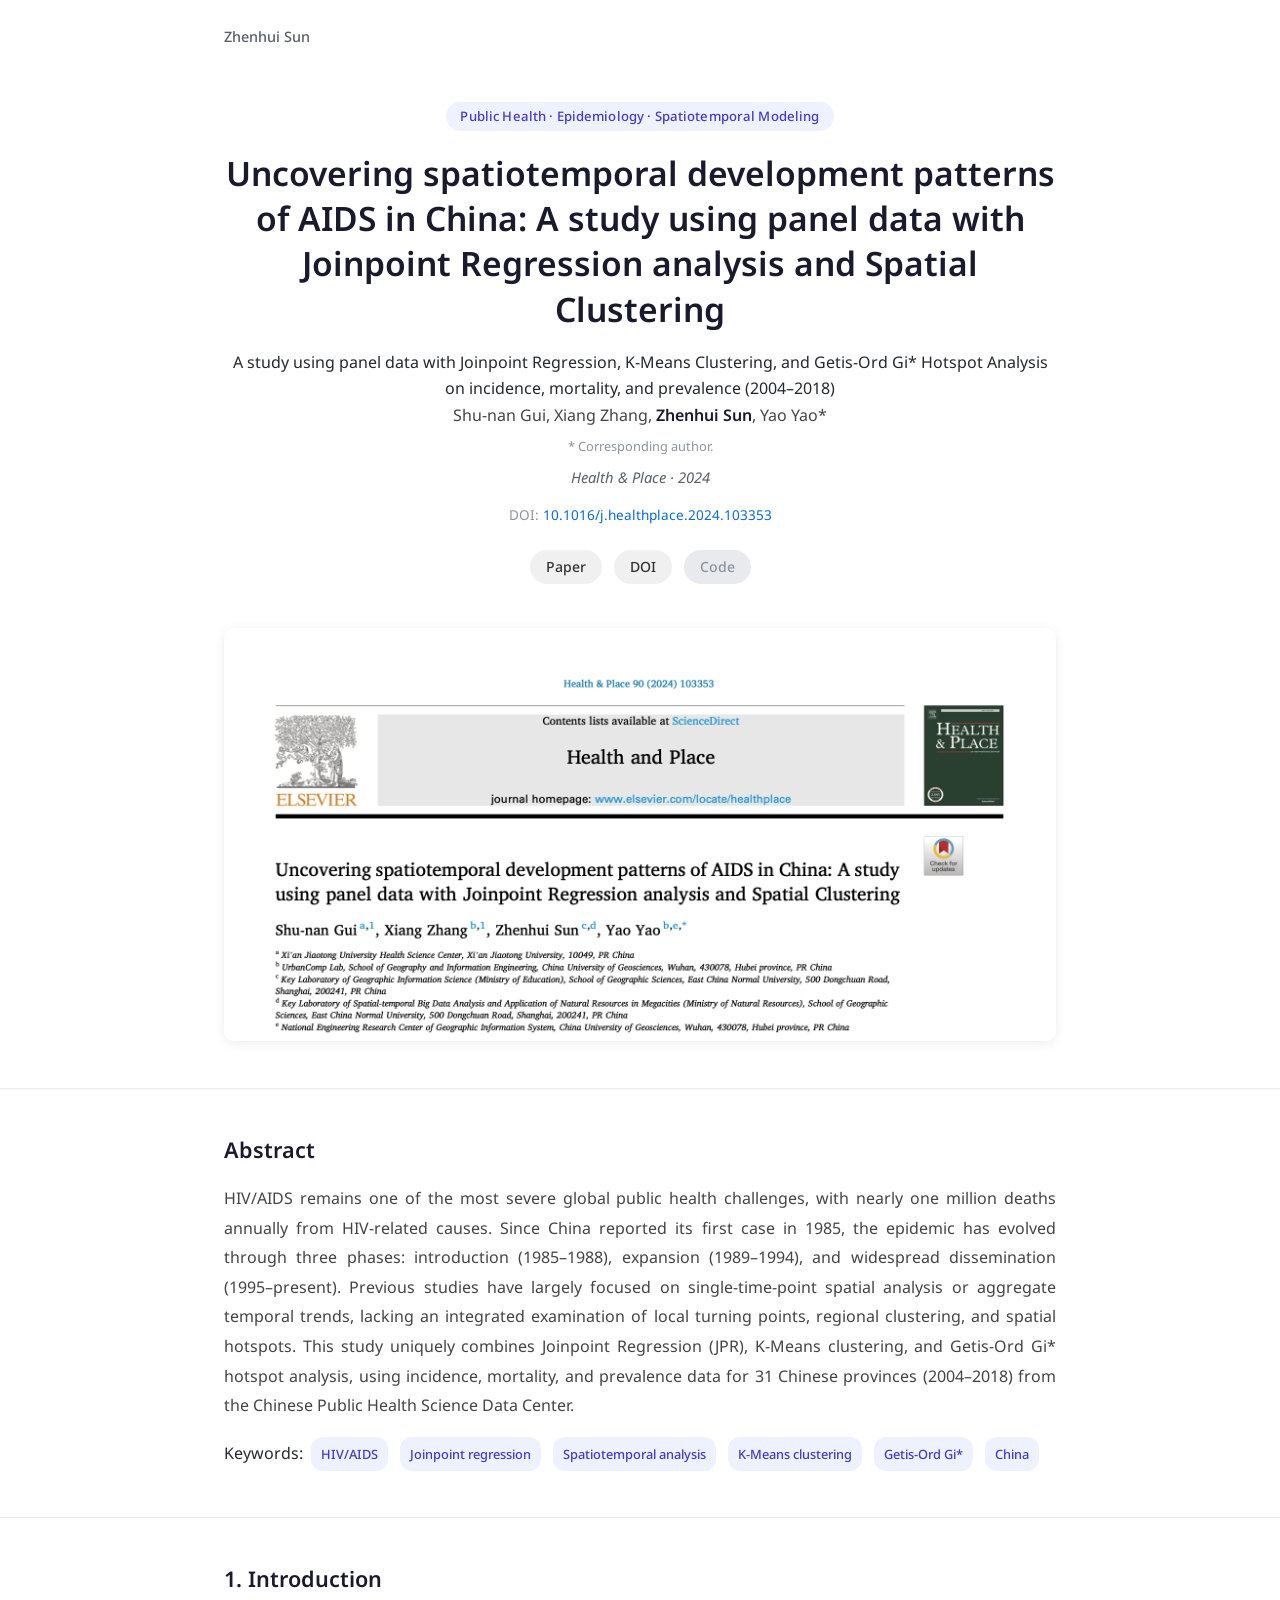
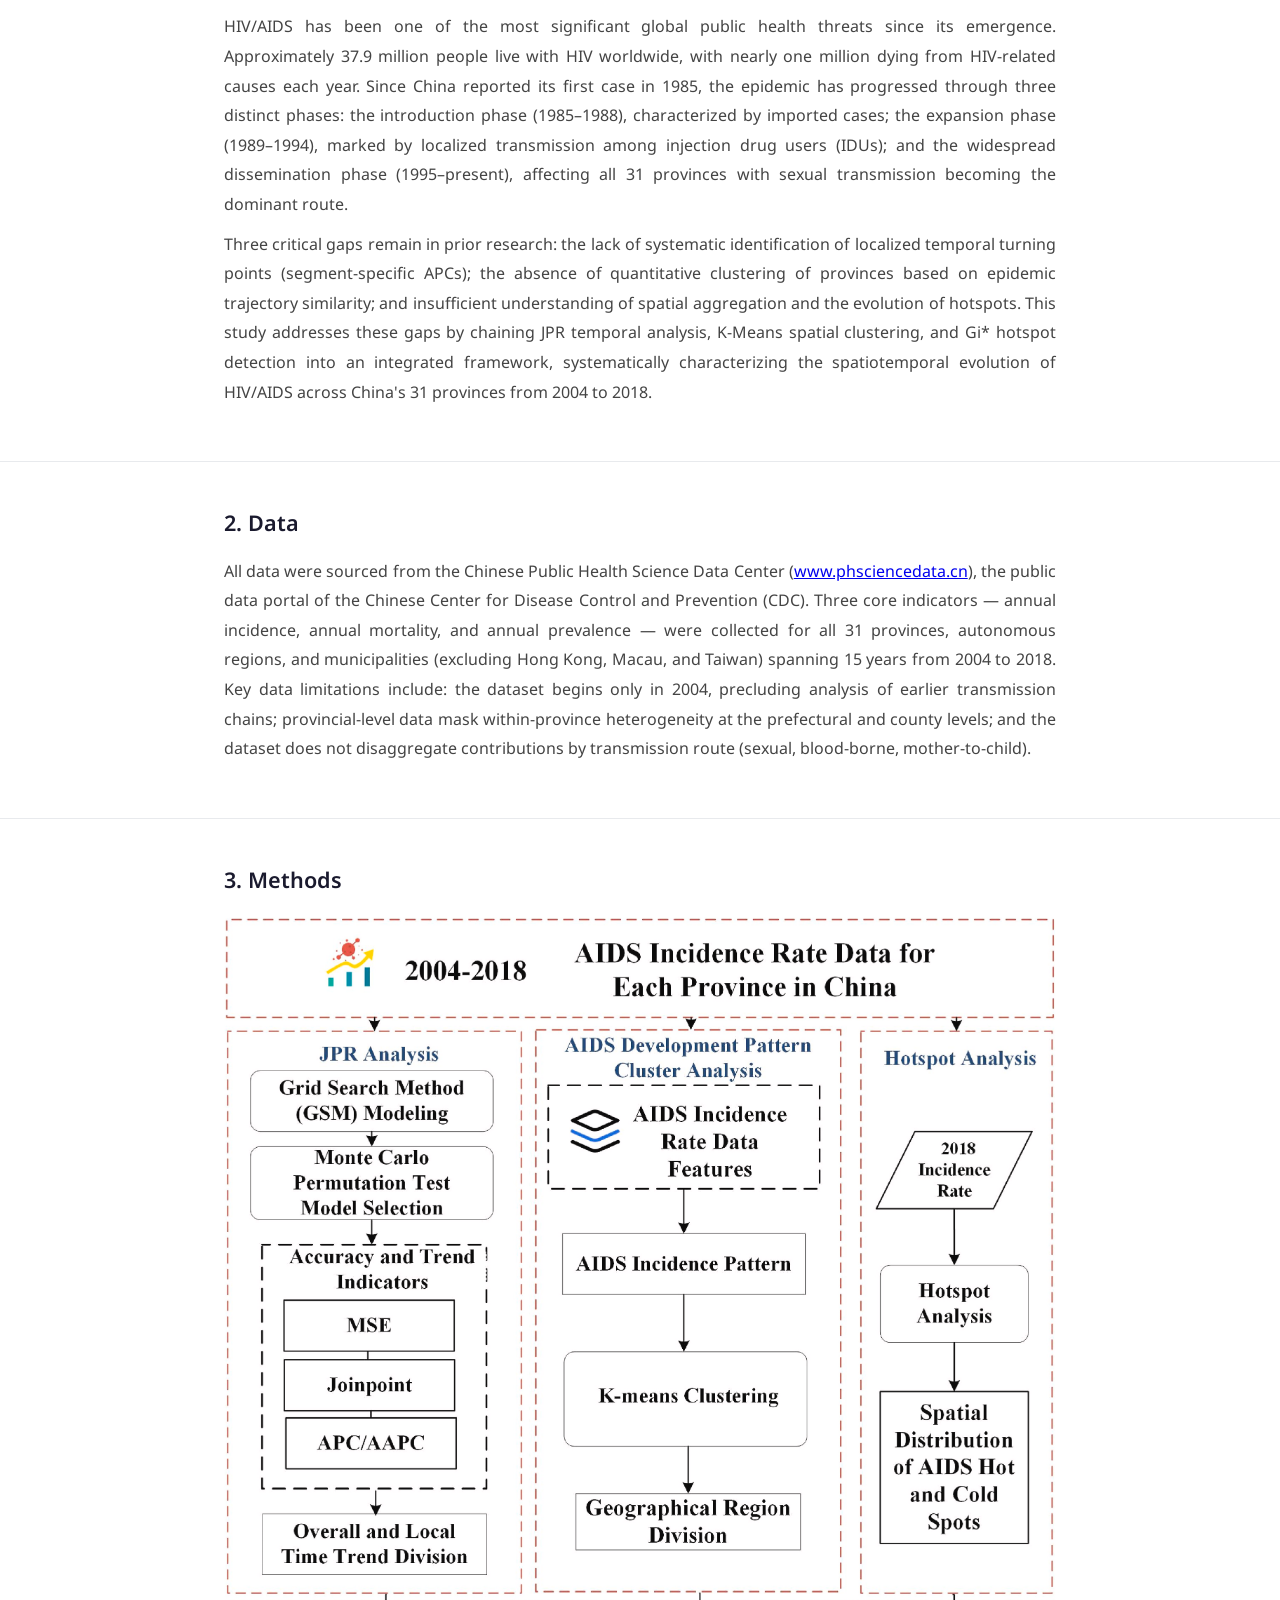
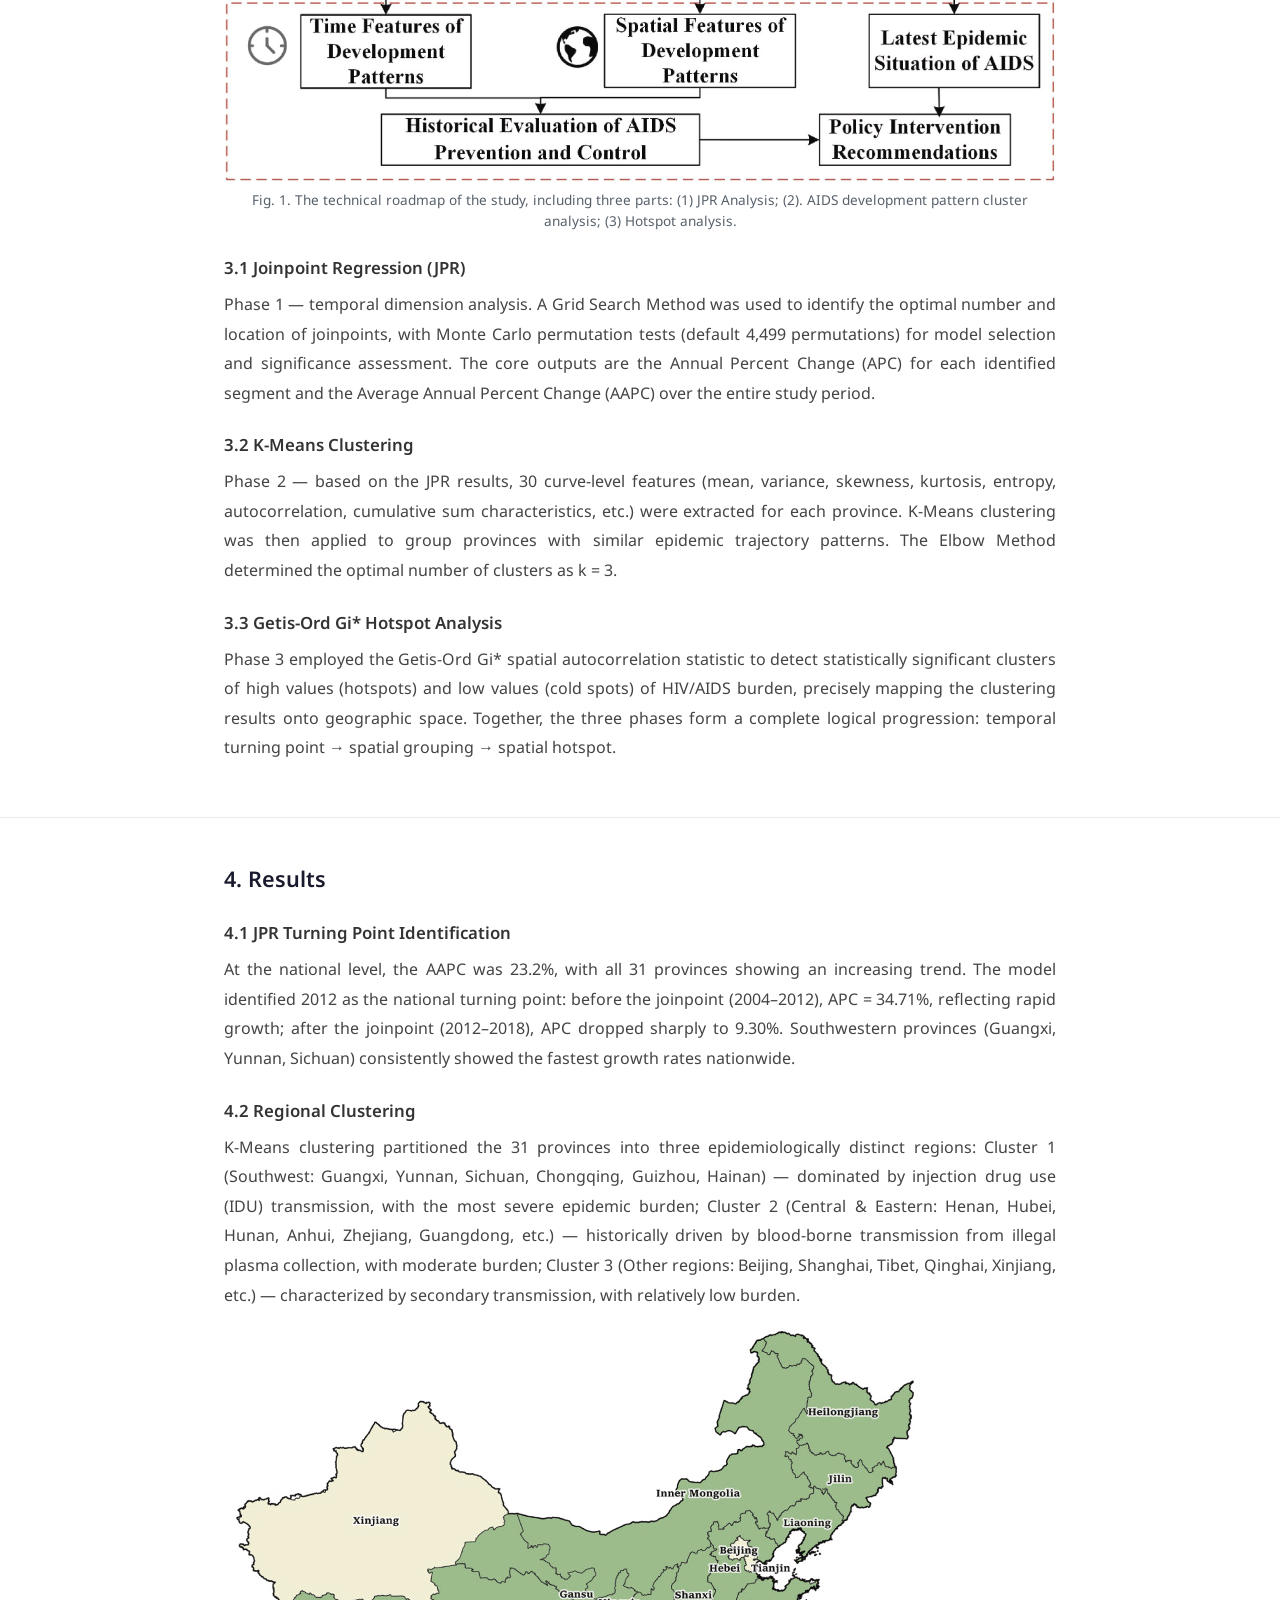
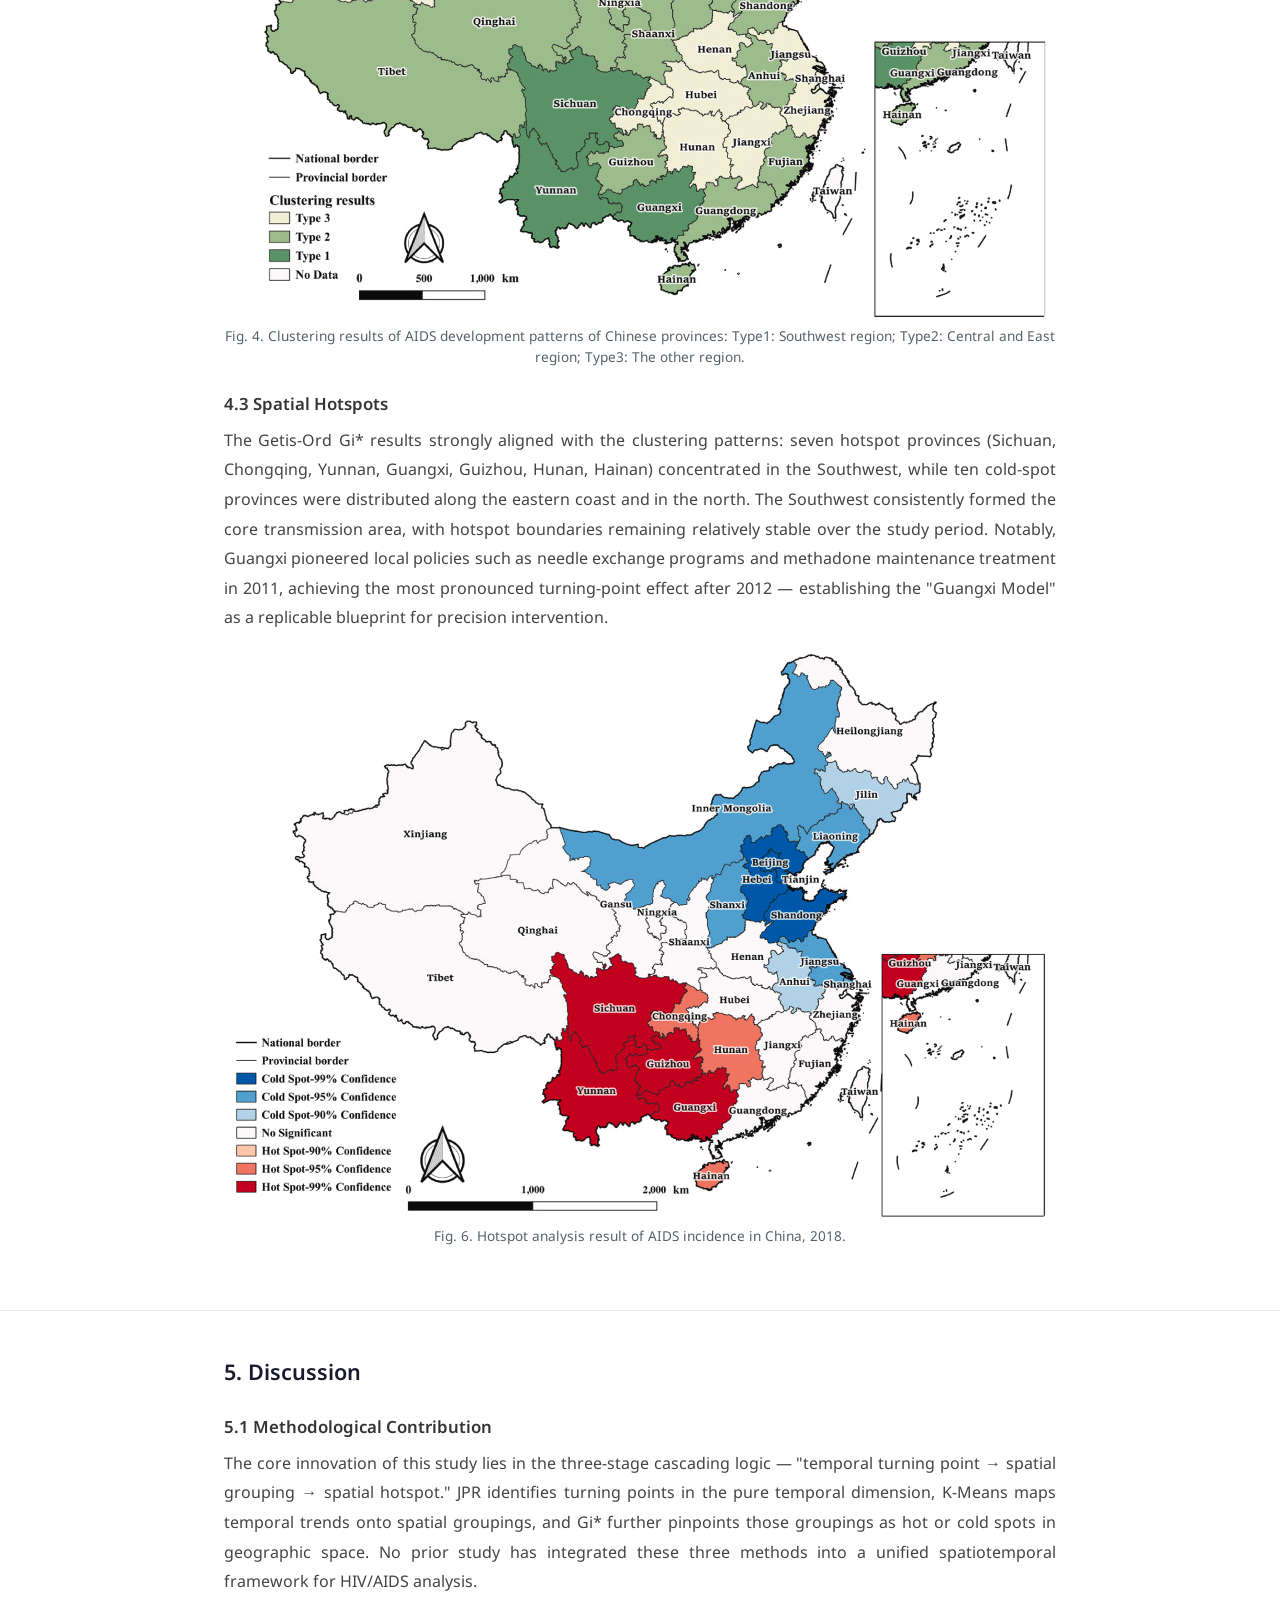
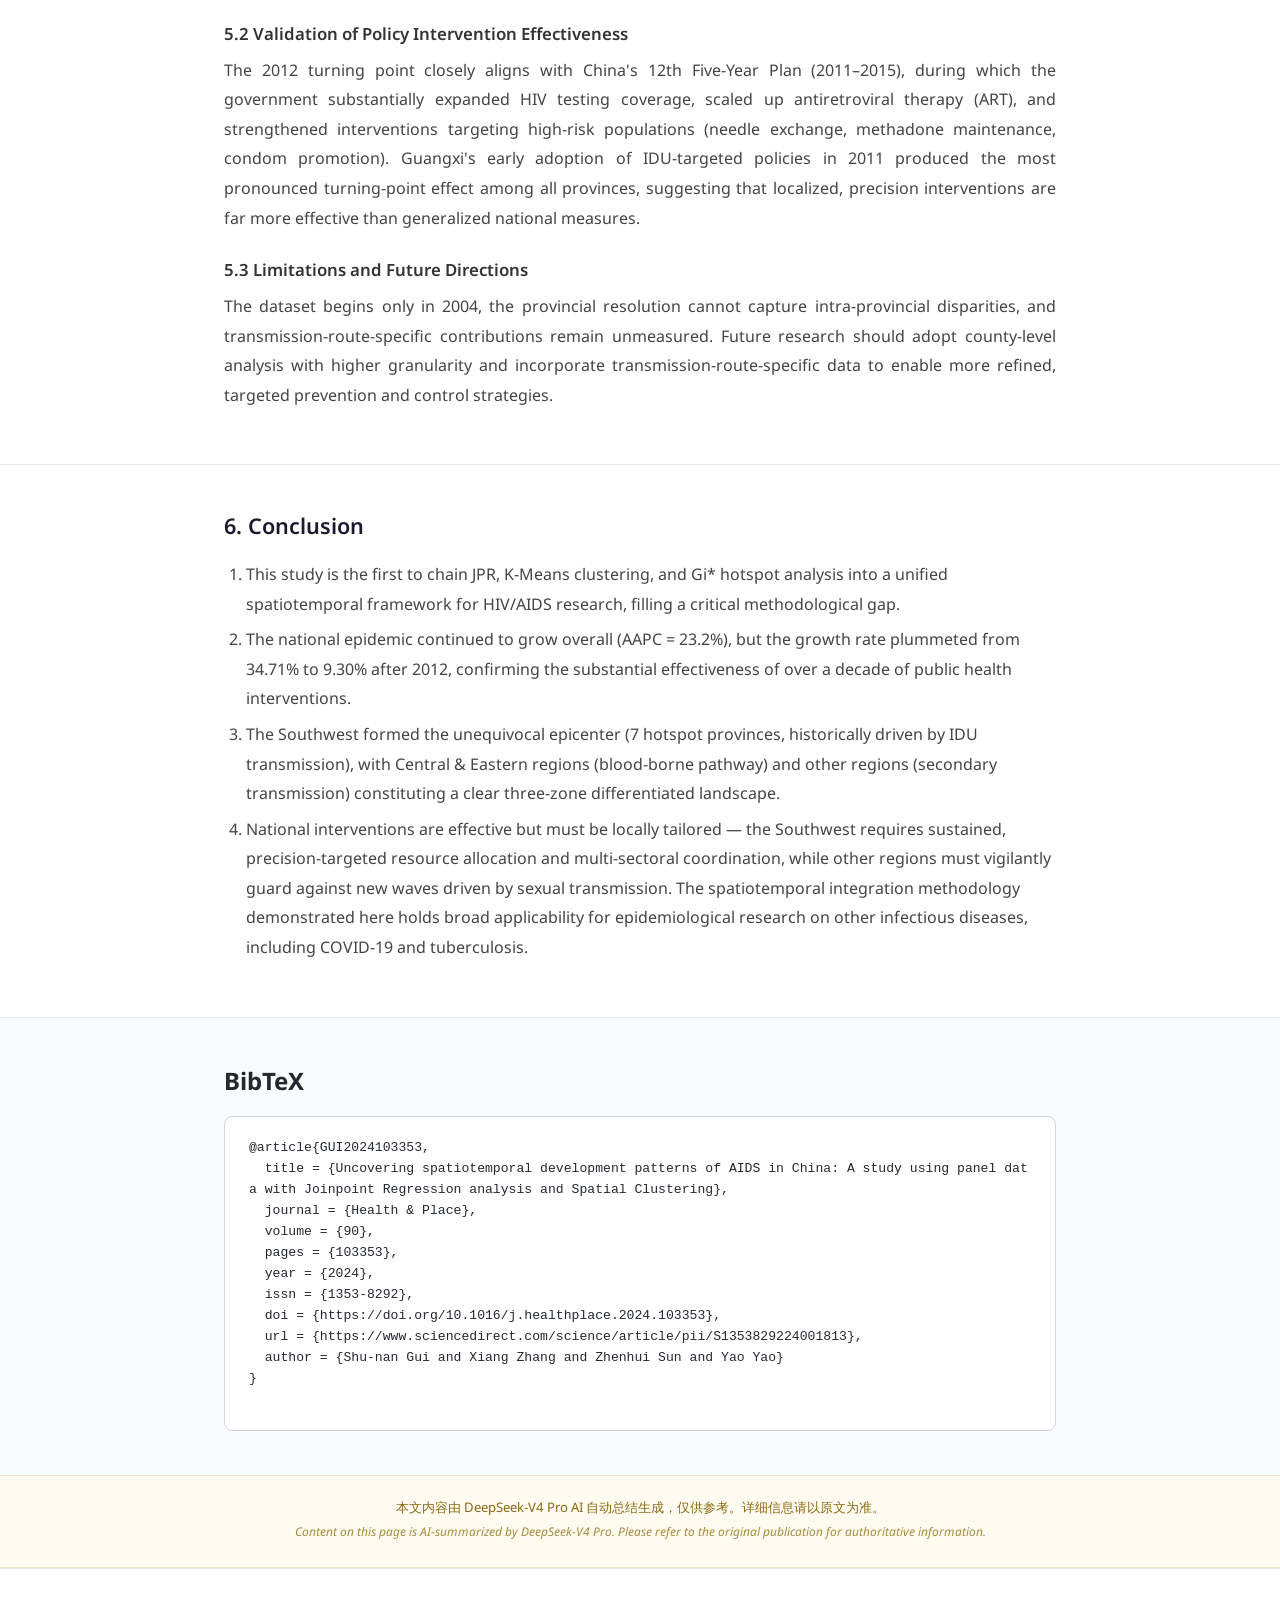
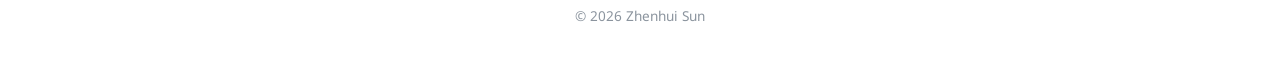
<file: papers/aids-spatiotemporal.html>
<!DOCTYPE html>
<html lang="en" class="light">
<head>
  <meta charset="utf-8">
  <meta name="viewport" content="width=device-width, initial-scale=1">
  <meta name="description" content="Uncovering spatiotemporal development patterns of AIDS in China: A study using panel data with Joinpoint Regression analysis and Spatial Clustering (2004–2018)">
  <title>AIDS Spatiotemporal Analysis | Zhenhui Sun</title>
  <link href="https://fonts.googleapis.com/css2?family=Google+Sans:wght@400;500;600;700&family=Noto+Sans:ital,wght@0,400;0,600;1,400&display=swap" rel="stylesheet">
  <link rel="stylesheet" href="../static/css/papers.css">
  <link rel="icon" href="data:,">
</head>
<body>

<nav class="back-nav">
  <div class="container">
    <a href="../">Zhenhui Sun</a>
  </div>
</nav>

<header class="hero">
  <div class="container">
    <span class="venue-tag">Public Health · Epidemiology · Spatiotemporal Modeling</span>
    <h1>Uncovering spatiotemporal development patterns of AIDS in China: A study using panel data with Joinpoint Regression analysis and Spatial Clustering</h1>
    <p class="subtitle">A study using panel data with Joinpoint Regression, K-Means Clustering, and Getis-Ord Gi* Hotspot Analysis on incidence, mortality, and prevalence (2004–2018)</p>
    <p class="authors">
      Shu-nan Gui, Xiang Zhang, <strong>Zhenhui Sun</strong>, Yao Yao*
    </p>
    <p class="note">* Corresponding author.</p>
    <p class="venue">Health &amp; Place · 2024</p>
    <p class="meta">DOI: <a href="https://doi.org/10.1016/j.healthplace.2024.103353" target="_blank">10.1016/j.healthplace.2024.103353</a></p>
    <div class="links">
      <a href="https://www.sciencedirect.com/science/article/abs/pii/S1353829224001813" target="_blank">Paper</a>
      <a href="https://doi.org/10.1016/j.healthplace.2024.103353" target="_blank">DOI</a>
      <a href="#" class="disabled">Code</a>
    </div>
  </div>
</header>

<section class="teaser">
  <div class="container">
    <img src="../static/images/aids-spatiotemporal-teaser.png" alt="AIDS Spatiotemporal Teaser"
         onerror="this.parentElement.innerHTML='<div class=\'placeholder\'>Teaser image — place at static/images/aids-spatiotemporal-teaser.png</div>'">
  </div>
</section>

<section class="section">
  <div class="container">
    <h2>Abstract</h2>
    <p>HIV/AIDS remains one of the most severe global public health challenges, with nearly one million deaths annually from HIV-related causes. Since China reported its first case in 1985, the epidemic has evolved through three phases: introduction (1985–1988), expansion (1989–1994), and widespread dissemination (1995–present). Previous studies have largely focused on single-time-point spatial analysis or aggregate temporal trends, lacking an integrated examination of local turning points, regional clustering, and spatial hotspots. This study uniquely combines Joinpoint Regression (JPR), K-Means clustering, and Getis-Ord Gi* hotspot analysis, using incidence, mortality, and prevalence data for 31 Chinese provinces (2004–2018) from the Chinese Public Health Science Data Center.</p>
    <div class="keywords">
      <span>Keywords: </span>
      <span class="tag">HIV/AIDS</span>
      <span class="tag">Joinpoint regression</span>
      <span class="tag">Spatiotemporal analysis</span>
      <span class="tag">K-Means clustering</span>
      <span class="tag">Getis-Ord Gi*</span>
      <span class="tag">China</span>
    </div>
  </div>
</section>

<section class="section">
  <div class="container">
    <h2>1. Introduction</h2>
    <p>HIV/AIDS has been one of the most significant global public health threats since its emergence. Approximately 37.9 million people live with HIV worldwide, with nearly one million dying from HIV-related causes each year. Since China reported its first case in 1985, the epidemic has progressed through three distinct phases: the introduction phase (1985–1988), characterized by imported cases; the expansion phase (1989–1994), marked by localized transmission among injection drug users (IDUs); and the widespread dissemination phase (1995–present), affecting all 31 provinces with sexual transmission becoming the dominant route.</p>
    <p>Three critical gaps remain in prior research: the lack of systematic identification of localized temporal turning points (segment-specific APCs); the absence of quantitative clustering of provinces based on epidemic trajectory similarity; and insufficient understanding of spatial aggregation and the evolution of hotspots. This study addresses these gaps by chaining JPR temporal analysis, K-Means spatial clustering, and Gi* hotspot detection into an integrated framework, systematically characterizing the spatiotemporal evolution of HIV/AIDS across China's 31 provinces from 2004 to 2018.</p>
  </div>
</section>

<section class="section">
  <div class="container">
    <h2>2. Data</h2>
    <p>All data were sourced from the Chinese Public Health Science Data Center (<a href="http://www.phsciencedata.cn" target="_blank" rel="noopener">www.phsciencedata.cn</a>), the public data portal of the Chinese Center for Disease Control and Prevention (CDC). Three core indicators — annual incidence, annual mortality, and annual prevalence — were collected for all 31 provinces, autonomous regions, and municipalities (excluding Hong Kong, Macau, and Taiwan) spanning 15 years from 2004 to 2018. Key data limitations include: the dataset begins only in 2004, precluding analysis of earlier transmission chains; provincial-level data mask within-province heterogeneity at the prefectural and county levels; and the dataset does not disaggregate contributions by transmission route (sexual, blood-borne, mother-to-child).</p>
  </div>
</section>

<section class="section">
  <div class="container">
    <h2>3. Methods</h2>
    <figure>
      <img src="../static/images/aids-jpr-turning-points.jpg" alt="Technical roadmap of the study: JPR Analysis, Cluster Analysis, Hotspot Analysis">
      <figcaption>Fig. 1. The technical roadmap of the study, including three parts: (1) JPR Analysis; (2). AIDS development pattern cluster analysis; (3) Hotspot analysis.</figcaption>
    </figure>
    <h3>3.1 Joinpoint Regression (JPR)</h3>
    <p>Phase 1 — temporal dimension analysis. A Grid Search Method was used to identify the optimal number and location of joinpoints, with Monte Carlo permutation tests (default 4,499 permutations) for model selection and significance assessment. The core outputs are the Annual Percent Change (APC) for each identified segment and the Average Annual Percent Change (AAPC) over the entire study period.</p>
    <h3>3.2 K-Means Clustering</h3>
    <p>Phase 2 — based on the JPR results, 30 curve-level features (mean, variance, skewness, kurtosis, entropy, autocorrelation, cumulative sum characteristics, etc.) were extracted for each province. K-Means clustering was then applied to group provinces with similar epidemic trajectory patterns. The Elbow Method determined the optimal number of clusters as k = 3.</p>
    <h3>3.3 Getis-Ord Gi* Hotspot Analysis</h3>
    <p>Phase 3 employed the Getis-Ord Gi* spatial autocorrelation statistic to detect statistically significant clusters of high values (hotspots) and low values (cold spots) of HIV/AIDS burden, precisely mapping the clustering results onto geographic space. Together, the three phases form a complete logical progression: temporal turning point → spatial grouping → spatial hotspot.</p>
  </div>
</section>

<section class="section">
  <div class="container">
    <h2>4. Results</h2>
    <h3>4.1 JPR Turning Point Identification</h3>
    <p>At the national level, the AAPC was 23.2%, with all 31 provinces showing an increasing trend. The model identified 2012 as the national turning point: before the joinpoint (2004–2012), APC = 34.71%, reflecting rapid growth; after the joinpoint (2012–2018), APC dropped sharply to 9.30%. Southwestern provinces (Guangxi, Yunnan, Sichuan) consistently showed the fastest growth rates nationwide.</p>
    <h3>4.2 Regional Clustering</h3>
    <p>K-Means clustering partitioned the 31 provinces into three epidemiologically distinct regions: Cluster 1 (Southwest: Guangxi, Yunnan, Sichuan, Chongqing, Guizhou, Hainan) — dominated by injection drug use (IDU) transmission, with the most severe epidemic burden; Cluster 2 (Central &amp; Eastern: Henan, Hubei, Hunan, Anhui, Zhejiang, Guangdong, etc.) — historically driven by blood-borne transmission from illegal plasma collection, with moderate burden; Cluster 3 (Other regions: Beijing, Shanghai, Tibet, Qinghai, Xinjiang, etc.) — characterized by secondary transmission, with relatively low burden.</p>
    <figure>
      <img src="../static/images/aids-kmeans-clusters.jpg" alt="K-Means clustering map: Southwest, Central and East, and Other regions">
      <figcaption>Fig. 4. Clustering results of AIDS development patterns of Chinese provinces: Type1: Southwest region; Type2: Central and East region; Type3: The other region.</figcaption>
    </figure>
    <h3>4.3 Spatial Hotspots</h3>
    <p>The Getis-Ord Gi* results strongly aligned with the clustering patterns: seven hotspot provinces (Sichuan, Chongqing, Yunnan, Guangxi, Guizhou, Hunan, Hainan) concentrated in the Southwest, while ten cold-spot provinces were distributed along the eastern coast and in the north. The Southwest consistently formed the core transmission area, with hotspot boundaries remaining relatively stable over the study period. Notably, Guangxi pioneered local policies such as needle exchange programs and methadone maintenance treatment in 2011, achieving the most pronounced turning-point effect after 2012 — establishing the "Guangxi Model" as a replicable blueprint for precision intervention.</p>
    <figure>
      <img src="../static/images/aids-getis-ord-hotspots.jpg" alt="Getis-Ord Gi* hotspot map of AIDS incidence in China, 2018">
      <figcaption>Fig. 6. Hotspot analysis result of AIDS incidence in China, 2018.</figcaption>
    </figure>
  </div>
</section>

<section class="section">
  <div class="container">
    <h2>5. Discussion</h2>
    <h3>5.1 Methodological Contribution</h3>
    <p>The core innovation of this study lies in the three-stage cascading logic — "temporal turning point → spatial grouping → spatial hotspot." JPR identifies turning points in the pure temporal dimension, K-Means maps temporal trends onto spatial groupings, and Gi* further pinpoints those groupings as hot or cold spots in geographic space. No prior study has integrated these three methods into a unified spatiotemporal framework for HIV/AIDS analysis.</p>
    <h3>5.2 Validation of Policy Intervention Effectiveness</h3>
    <p>The 2012 turning point closely aligns with China's 12th Five-Year Plan (2011–2015), during which the government substantially expanded HIV testing coverage, scaled up antiretroviral therapy (ART), and strengthened interventions targeting high-risk populations (needle exchange, methadone maintenance, condom promotion). Guangxi's early adoption of IDU-targeted policies in 2011 produced the most pronounced turning-point effect among all provinces, suggesting that localized, precision interventions are far more effective than generalized national measures.</p>
    <h3>5.3 Limitations and Future Directions</h3>
    <p>The dataset begins only in 2004, the provincial resolution cannot capture intra-provincial disparities, and transmission-route-specific contributions remain unmeasured. Future research should adopt county-level analysis with higher granularity and incorporate transmission-route-specific data to enable more refined, targeted prevention and control strategies.</p>
  </div>
</section>

<section class="section">
  <div class="container">
    <h2>6. Conclusion</h2>
    <ol>
      <li>This study is the first to chain JPR, K-Means clustering, and Gi* hotspot analysis into a unified spatiotemporal framework for HIV/AIDS research, filling a critical methodological gap.</li>
      <li>The national epidemic continued to grow overall (AAPC = 23.2%), but the growth rate plummeted from 34.71% to 9.30% after 2012, confirming the substantial effectiveness of over a decade of public health interventions.</li>
      <li>The Southwest formed the unequivocal epicenter (7 hotspot provinces, historically driven by IDU transmission), with Central &amp; Eastern regions (blood-borne pathway) and other regions (secondary transmission) constituting a clear three-zone differentiated landscape.</li>
      <li>National interventions are effective but must be locally tailored — the Southwest requires sustained, precision-targeted resource allocation and multi-sectoral coordination, while other regions must vigilantly guard against new waves driven by sexual transmission. The spatiotemporal integration methodology demonstrated here holds broad applicability for epidemiological research on other infectious diseases, including COVID-19 and tuberculosis.</li>
    </ol>
  </div>
</section>

<section class="bibtex">
  <div class="container">
    <h2>BibTeX</h2>
    <pre>
@article{GUI2024103353,
  title = {Uncovering spatiotemporal development patterns of AIDS in China: A study using panel data with Joinpoint Regression analysis and Spatial Clustering},
  journal = {Health & Place},
  volume = {90},
  pages = {103353},
  year = {2024},
  issn = {1353-8292},
  doi = {https://doi.org/10.1016/j.healthplace.2024.103353},
  url = {https://www.sciencedirect.com/science/article/pii/S1353829224001813},
  author = {Shu-nan Gui and Xiang Zhang and Zhenhui Sun and Yao Yao}
}
    </pre>
  </div>
</section>

<div class="ai-summary-note">
  <div class="container">
    <p>本文内容由 DeepSeek-V4 Pro AI 自动总结生成，仅供参考。详细信息请以原文为准。</p>
    <p class="ai-summary-en">Content on this page is AI-summarized by DeepSeek-V4 Pro. Please refer to the original publication for authoritative information.</p>
  </div>
</div>

<footer class="footer">
  <div class="container">&copy; 2026 Zhenhui Sun</div>
</footer>

</body>
</html>
</file>
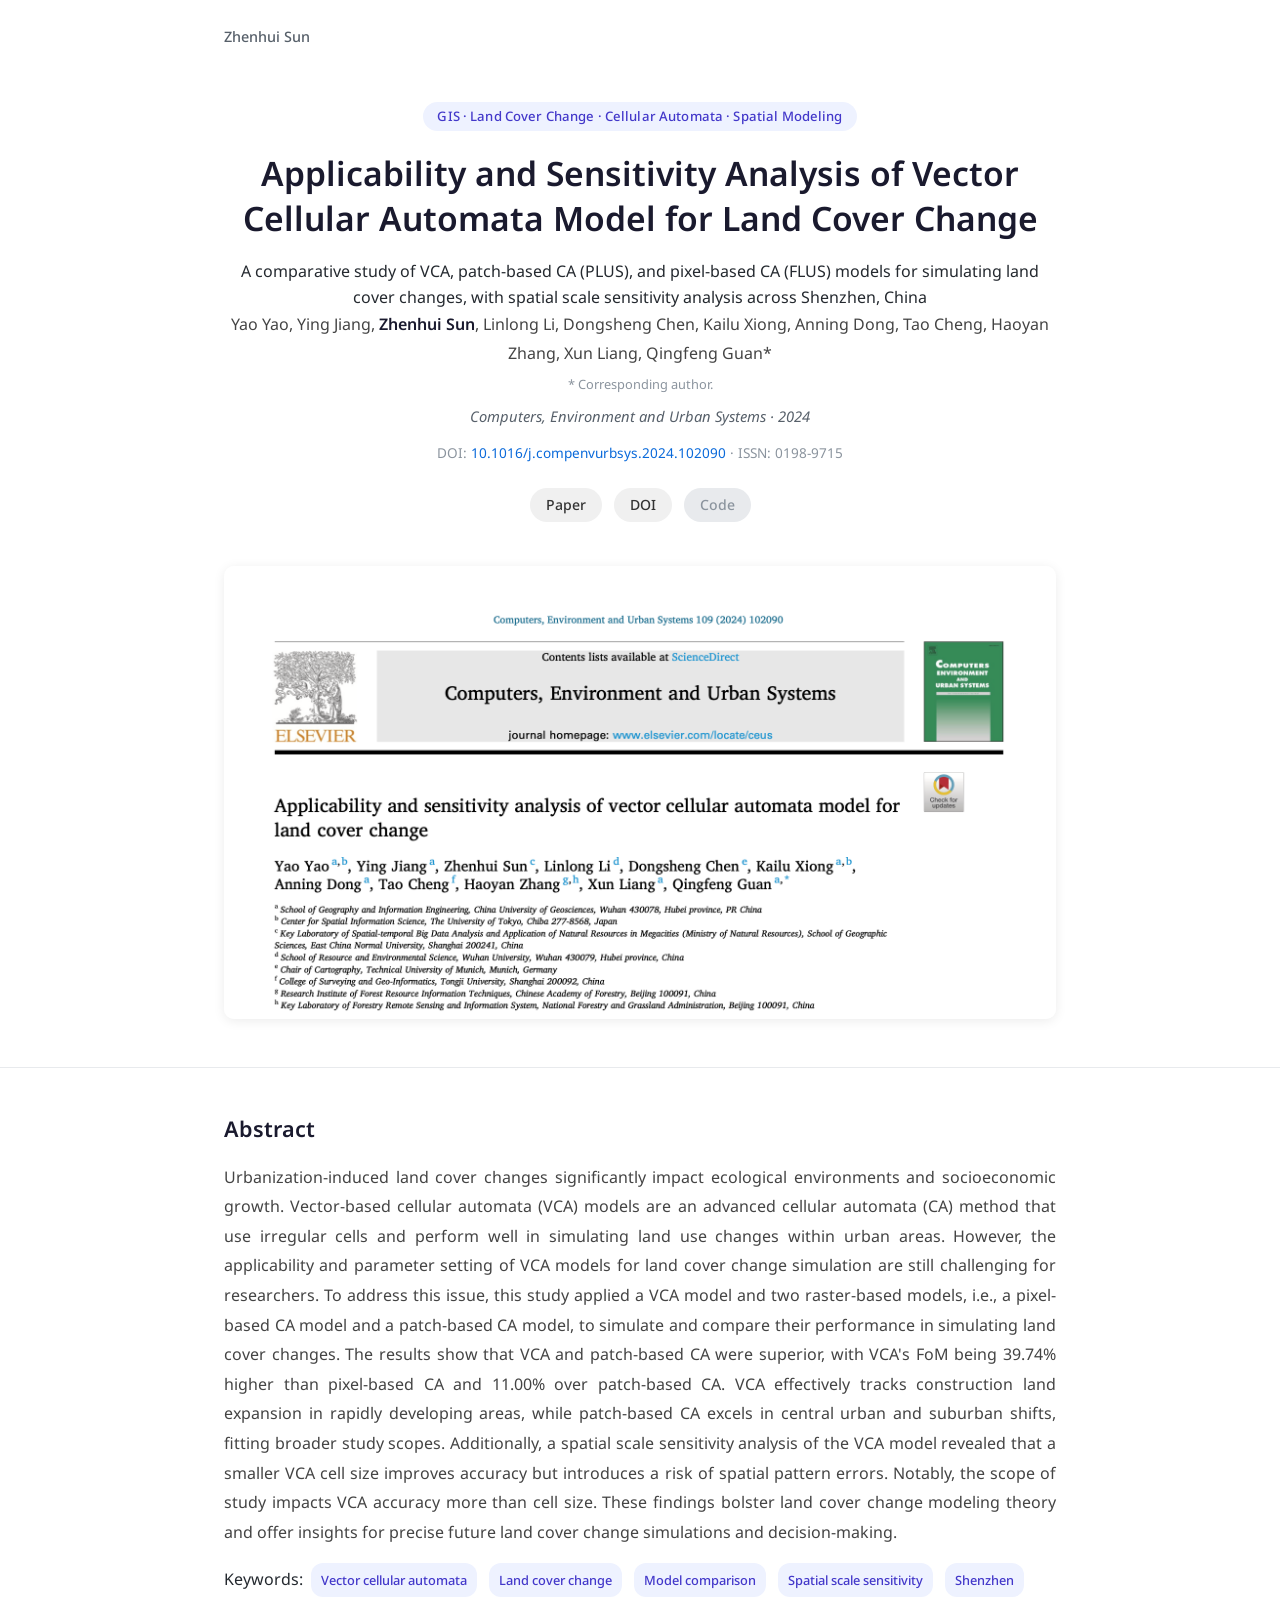
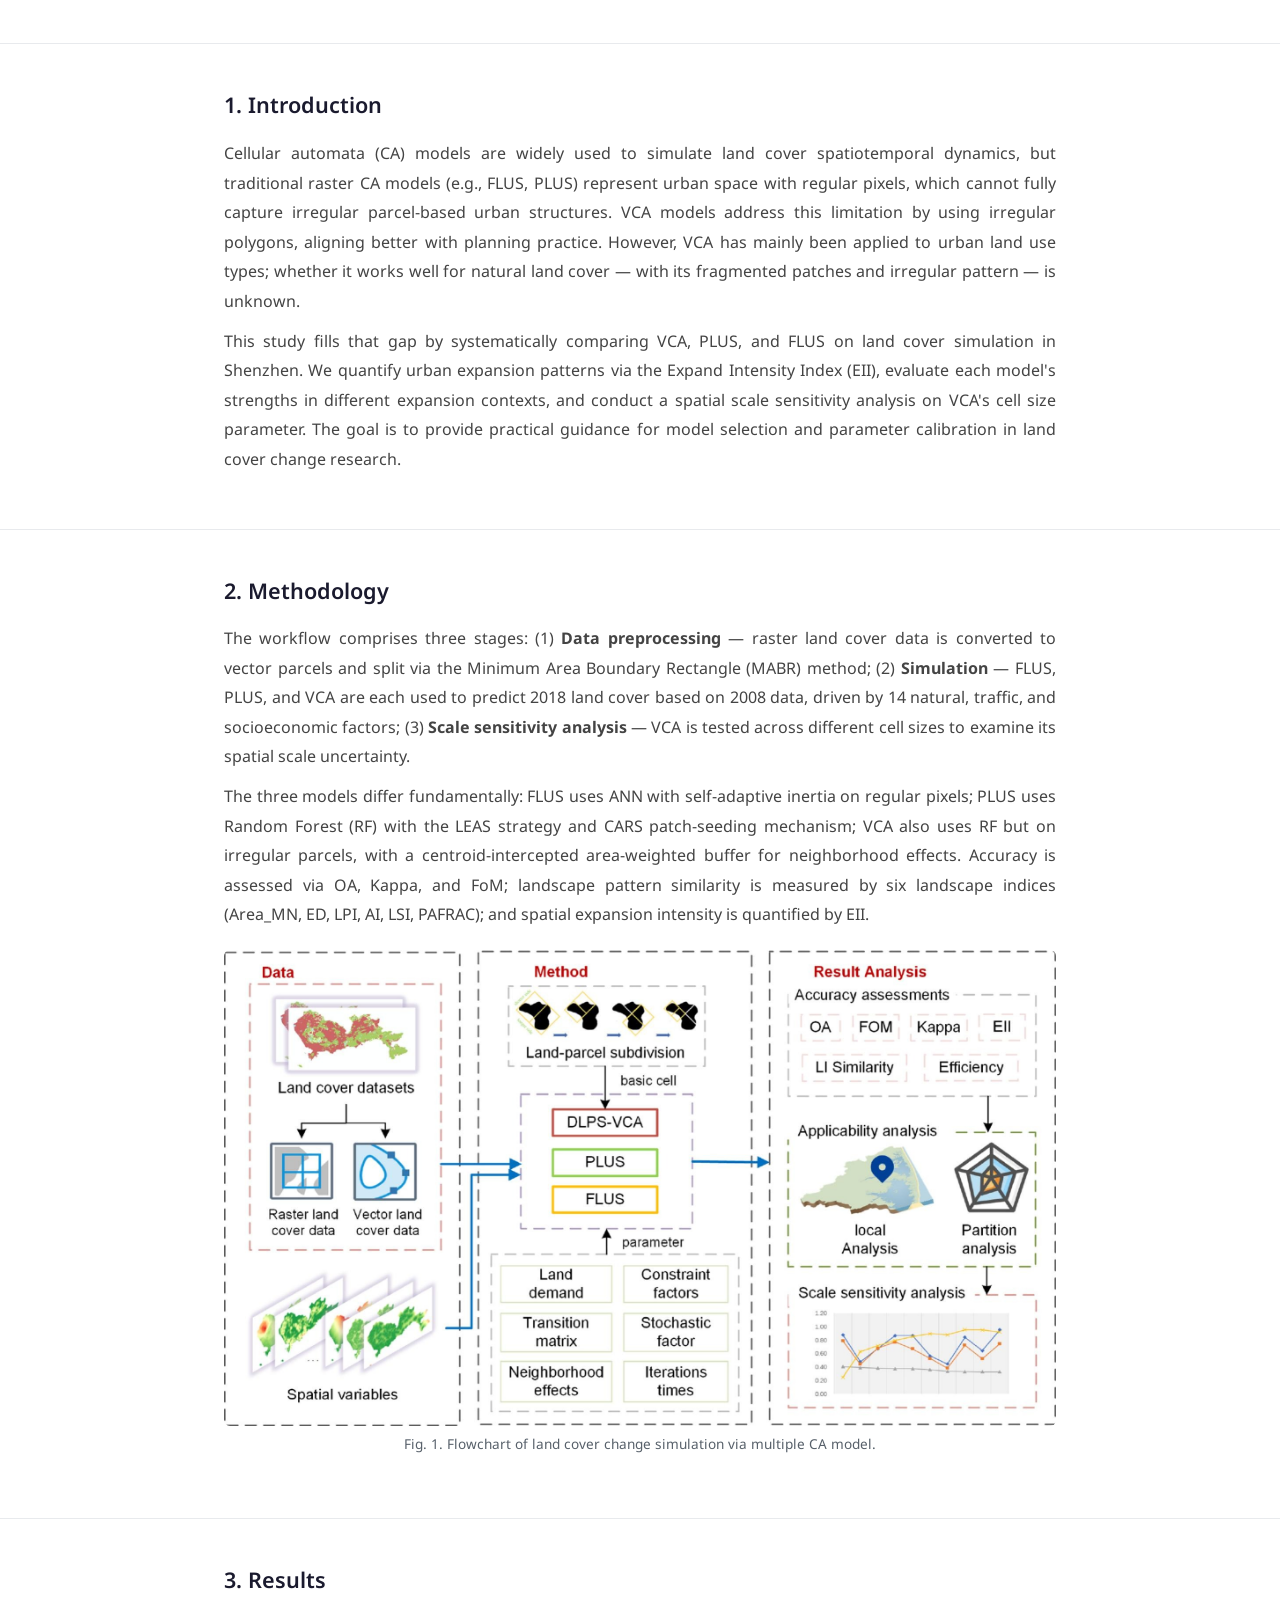
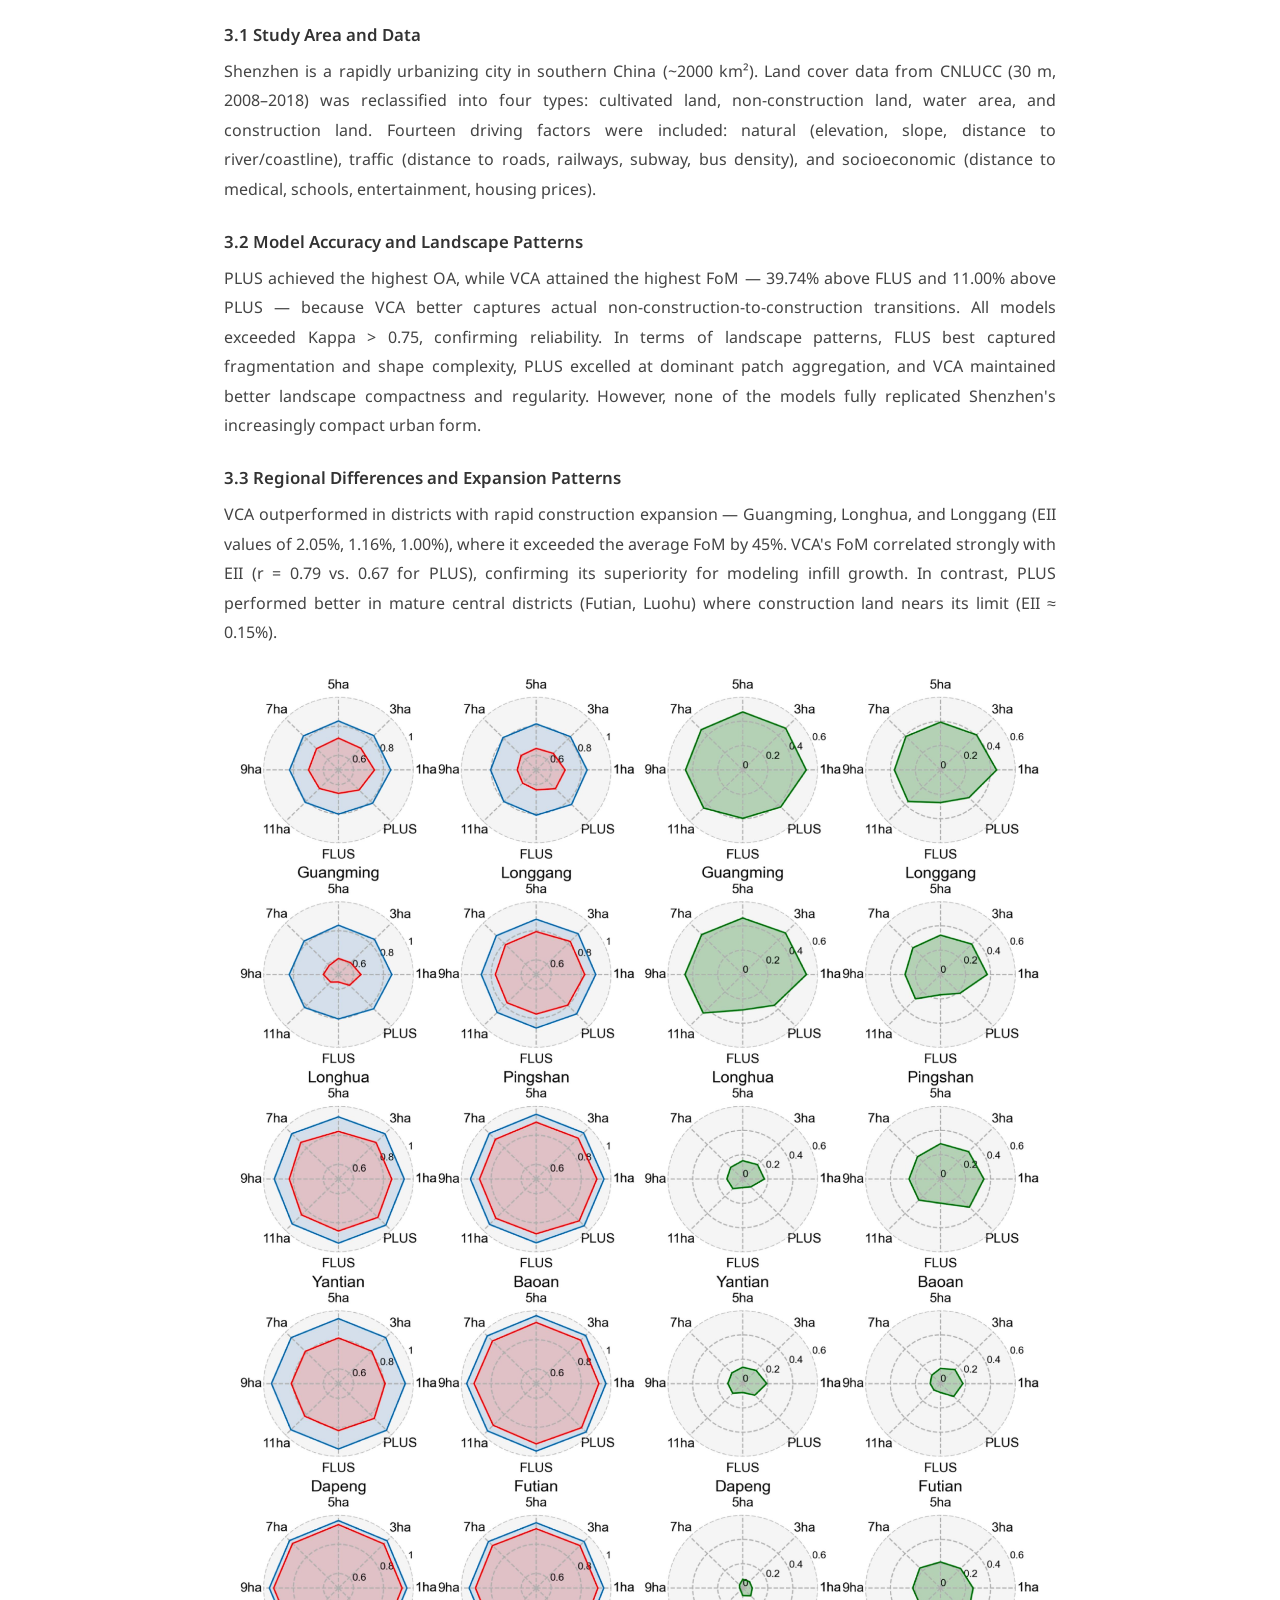
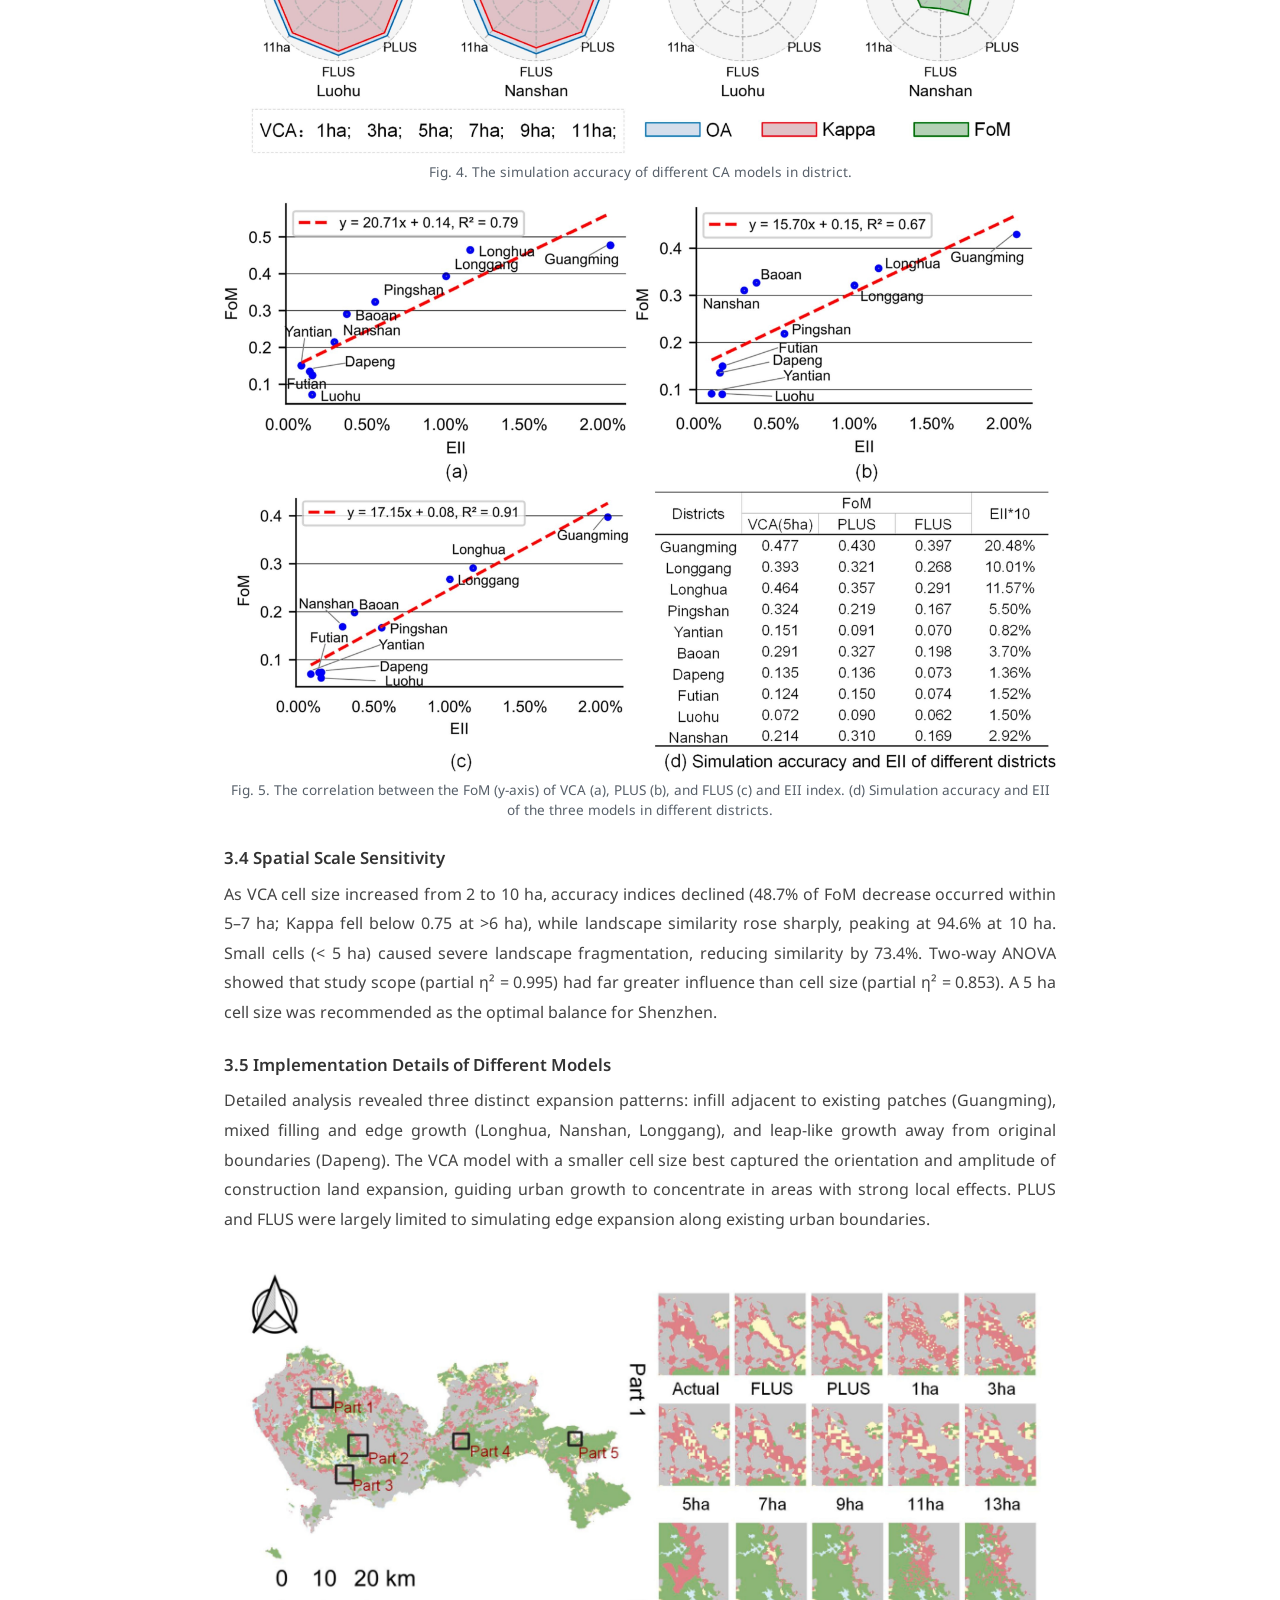
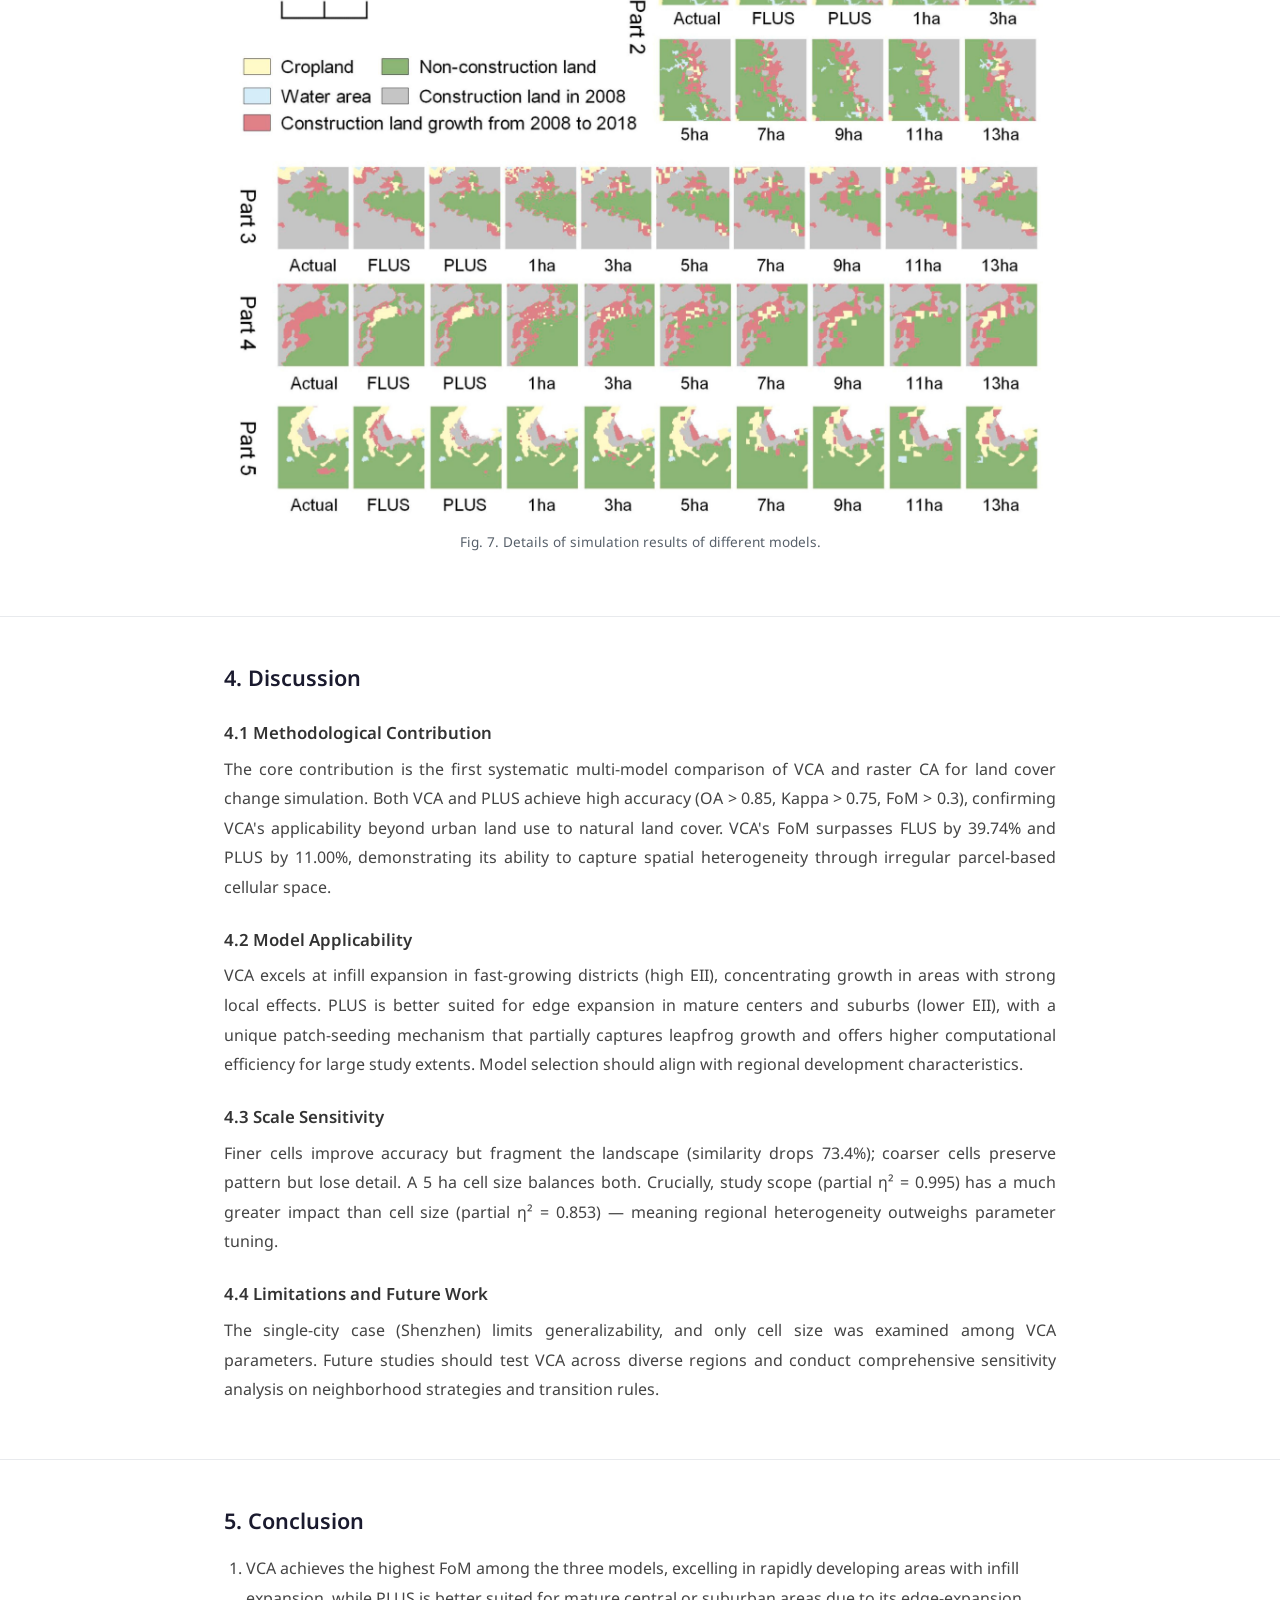
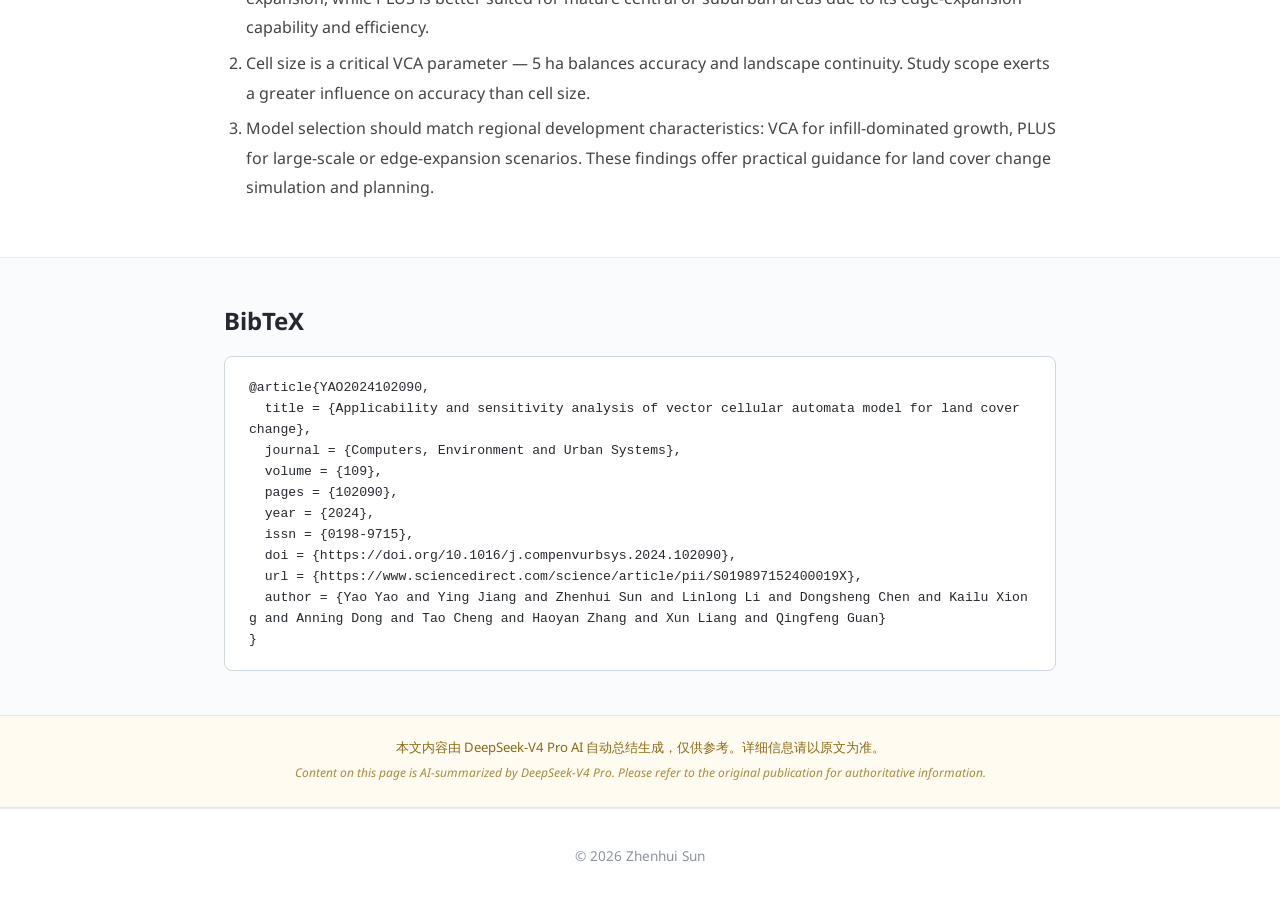
<file: papers/applicability-vca.html>
<!DOCTYPE html>
<html lang="en" class="light">
<head>
  <meta charset="utf-8">
  <meta name="viewport" content="width=device-width, initial-scale=1">
  <meta name="description" content="Applicability and sensitivity analysis of vector cellular automata model for land cover change: comparing VCA, PLUS, and FLUS models with spatial scale sensitivity analysis">
  <title>Applicability VCA | Zhenhui Sun</title>
  <link href="https://fonts.googleapis.com/css2?family=Google+Sans:wght@400;500;600;700&family=Noto+Sans:ital,wght@0,400;0,600;1,400&display=swap" rel="stylesheet">
  <link rel="stylesheet" href="../static/css/papers.css">
  <link rel="icon" href="data:,">
</head>
<body>

<nav class="back-nav">
  <div class="container">
    <a href="../">Zhenhui Sun</a>
  </div>
</nav>

<header class="hero">
  <div class="container">
    <span class="venue-tag">GIS · Land Cover Change · Cellular Automata · Spatial Modeling</span>
    <h1>Applicability and Sensitivity Analysis of Vector Cellular Automata Model for Land Cover Change</h1>
    <p class="subtitle">A comparative study of VCA, patch-based CA (PLUS), and pixel-based CA (FLUS) models for simulating land cover changes, with spatial scale sensitivity analysis across Shenzhen, China</p>
    <p class="authors">
      Yao Yao, Ying Jiang, <strong>Zhenhui Sun</strong>, Linlong Li, Dongsheng Chen, Kailu Xiong, Anning Dong, Tao Cheng, Haoyan Zhang, Xun Liang, Qingfeng Guan*
    </p>
    <p class="note">* Corresponding author.</p>
    <p class="venue">Computers, Environment and Urban Systems · 2024</p>
    <p class="meta">DOI: <a href="https://doi.org/10.1016/j.compenvurbsys.2024.102090" target="_blank">10.1016/j.compenvurbsys.2024.102090</a> · ISSN: 0198-9715</p>
    <div class="links">
      <a href="https://doi.org/10.1016/j.compenvurbsys.2024.102090" target="_blank">Paper</a>
      <a href="https://doi.org/10.1016/j.compenvurbsys.2024.102090" target="_blank">DOI</a>
      <a href="#" class="disabled">Code</a>
    </div>
  </div>
</header>

<section class="teaser">
  <div class="container">
    <img src="../static/images/applicability-vca-teaser.png" alt="Applicability VCA Teaser"
         onerror="this.parentElement.innerHTML='<div class=\'placeholder\'>Teaser image — place at static/images/applicability-vca-teaser.png</div>'">
  </div>
</section>

<section class="section">
  <div class="container">
    <h2>Abstract</h2>
    <p>Urbanization-induced land cover changes significantly impact ecological environments and socioeconomic growth. Vector-based cellular automata (VCA) models are an advanced cellular automata (CA) method that use irregular cells and perform well in simulating land use changes within urban areas. However, the applicability and parameter setting of VCA models for land cover change simulation are still challenging for researchers. To address this issue, this study applied a VCA model and two raster-based models, i.e., a pixel-based CA model and a patch-based CA model, to simulate and compare their performance in simulating land cover changes. The results show that VCA and patch-based CA were superior, with VCA's FoM being 39.74% higher than pixel-based CA and 11.00% over patch-based CA. VCA effectively tracks construction land expansion in rapidly developing areas, while patch-based CA excels in central urban and suburban shifts, fitting broader study scopes. Additionally, a spatial scale sensitivity analysis of the VCA model revealed that a smaller VCA cell size improves accuracy but introduces a risk of spatial pattern errors. Notably, the scope of study impacts VCA accuracy more than cell size. These findings bolster land cover change modeling theory and offer insights for precise future land cover change simulations and decision-making.</p>
    <div class="keywords">
      <span>Keywords: </span>
      <span class="tag">Vector cellular automata</span>
      <span class="tag">Land cover change</span>
      <span class="tag">Model comparison</span>
      <span class="tag">Spatial scale sensitivity</span>
      <span class="tag">Shenzhen</span>
    </div>
  </div>
</section>

<section class="section">
  <div class="container">
    <h2>1. Introduction</h2>
    <p>Cellular automata (CA) models are widely used to simulate land cover spatiotemporal dynamics, but traditional raster CA models (e.g., FLUS, PLUS) represent urban space with regular pixels, which cannot fully capture irregular parcel-based urban structures. VCA models address this limitation by using irregular polygons, aligning better with planning practice. However, VCA has mainly been applied to urban land use types; whether it works well for natural land cover — with its fragmented patches and irregular pattern — is unknown.</p>
    <p>This study fills that gap by systematically comparing VCA, PLUS, and FLUS on land cover simulation in Shenzhen. We quantify urban expansion patterns via the Expand Intensity Index (EII), evaluate each model's strengths in different expansion contexts, and conduct a spatial scale sensitivity analysis on VCA's cell size parameter. The goal is to provide practical guidance for model selection and parameter calibration in land cover change research.</p>
  </div>
</section>

<section class="section">
  <div class="container">
    <h2>2. Methodology</h2>
    <p>The workflow comprises three stages: (1) <strong>Data preprocessing</strong> — raster land cover data is converted to vector parcels and split via the Minimum Area Boundary Rectangle (MABR) method; (2) <strong>Simulation</strong> — FLUS, PLUS, and VCA are each used to predict 2018 land cover based on 2008 data, driven by 14 natural, traffic, and socioeconomic factors; (3) <strong>Scale sensitivity analysis</strong> — VCA is tested across different cell sizes to examine its spatial scale uncertainty.</p>
    <p>The three models differ fundamentally: FLUS uses ANN with self-adaptive inertia on regular pixels; PLUS uses Random Forest (RF) with the LEAS strategy and CARS patch-seeding mechanism; VCA also uses RF but on irregular parcels, with a centroid-intercepted area-weighted buffer for neighborhood effects. Accuracy is assessed via OA, Kappa, and FoM; landscape pattern similarity is measured by six landscape indices (Area_MN, ED, LPI, AI, LSI, PAFRAC); and spatial expansion intensity is quantified by EII.</p>

    <figure>
      <img src="../static/images/applicability-vca-fig1.jpg" alt="Fig. 1">
      <figcaption>Fig. 1. Flowchart of land cover change simulation via multiple CA model.</figcaption>
    </figure>
  </div>
</section>

<section class="section">
  <div class="container">
    <h2>3. Results</h2>
    <h3>3.1 Study Area and Data</h3>
    <p>Shenzhen is a rapidly urbanizing city in southern China (~2000 km²). Land cover data from CNLUCC (30 m, 2008–2018) was reclassified into four types: cultivated land, non-construction land, water area, and construction land. Fourteen driving factors were included: natural (elevation, slope, distance to river/coastline), traffic (distance to roads, railways, subway, bus density), and socioeconomic (distance to medical, schools, entertainment, housing prices).</p>

    <h3>3.2 Model Accuracy and Landscape Patterns</h3>
    <p>PLUS achieved the highest OA, while VCA attained the highest FoM — 39.74% above FLUS and 11.00% above PLUS — because VCA better captures actual non-construction-to-construction transitions. All models exceeded Kappa > 0.75, confirming reliability. In terms of landscape patterns, FLUS best captured fragmentation and shape complexity, PLUS excelled at dominant patch aggregation, and VCA maintained better landscape compactness and regularity. However, none of the models fully replicated Shenzhen's increasingly compact urban form.</p>

    <h3>3.3 Regional Differences and Expansion Patterns</h3>
    <p>VCA outperformed in districts with rapid construction expansion — Guangming, Longhua, and Longgang (EII values of 2.05%, 1.16%, 1.00%), where it exceeded the average FoM by 45%. VCA's FoM correlated strongly with EII (r = 0.79 vs. 0.67 for PLUS), confirming its superiority for modeling infill growth. In contrast, PLUS performed better in mature central districts (Futian, Luohu) where construction land nears its limit (EII ≈ 0.15%).</p>

    <figure>
      <img src="../static/images/applicability-vca-fig4.jpg" alt="Fig. 4">
      <figcaption>Fig. 4. The simulation accuracy of different CA models in district.</figcaption>
    </figure>

    <figure>
      <img src="../static/images/applicability-vca-fig5.jpg" alt="Fig. 5">
      <figcaption>Fig. 5. The correlation between the FoM (y-axis) of VCA (a), PLUS (b), and FLUS (c) and EII index. (d) Simulation accuracy and EII of the three models in different districts.</figcaption>
    </figure>

    <h3>3.4 Spatial Scale Sensitivity</h3>
    <p>As VCA cell size increased from 2 to 10 ha, accuracy indices declined (48.7% of FoM decrease occurred within 5–7 ha; Kappa fell below 0.75 at >6 ha), while landscape similarity rose sharply, peaking at 94.6% at 10 ha. Small cells (< 5 ha) caused severe landscape fragmentation, reducing similarity by 73.4%. Two-way ANOVA showed that study scope (partial η² = 0.995) had far greater influence than cell size (partial η² = 0.853). A 5 ha cell size was recommended as the optimal balance for Shenzhen.</p>

    <h3>3.5 Implementation Details of Different Models</h3>
    <p>Detailed analysis revealed three distinct expansion patterns: infill adjacent to existing patches (Guangming), mixed filling and edge growth (Longhua, Nanshan, Longgang), and leap-like growth away from original boundaries (Dapeng). The VCA model with a smaller cell size best captured the orientation and amplitude of construction land expansion, guiding urban growth to concentrate in areas with strong local effects. PLUS and FLUS were largely limited to simulating edge expansion along existing urban boundaries.</p>

    <figure>
      <img src="../static/images/applicability-vca-fig7.jpg" alt="Fig. 7">
      <figcaption>Fig. 7. Details of simulation results of different models.</figcaption>
    </figure>
  </div>
</section>

<section class="section">
  <div class="container">
    <h2>4. Discussion</h2>

    <h3>4.1 Methodological Contribution</h3>
    <p>The core contribution is the first systematic multi-model comparison of VCA and raster CA for land cover change simulation. Both VCA and PLUS achieve high accuracy (OA > 0.85, Kappa > 0.75, FoM > 0.3), confirming VCA's applicability beyond urban land use to natural land cover. VCA's FoM surpasses FLUS by 39.74% and PLUS by 11.00%, demonstrating its ability to capture spatial heterogeneity through irregular parcel-based cellular space.</p>

    <h3>4.2 Model Applicability</h3>
    <p>VCA excels at infill expansion in fast-growing districts (high EII), concentrating growth in areas with strong local effects. PLUS is better suited for edge expansion in mature centers and suburbs (lower EII), with a unique patch-seeding mechanism that partially captures leapfrog growth and offers higher computational efficiency for large study extents. Model selection should align with regional development characteristics.</p>

    <h3>4.3 Scale Sensitivity</h3>
    <p>Finer cells improve accuracy but fragment the landscape (similarity drops 73.4%); coarser cells preserve pattern but lose detail. A 5 ha cell size balances both. Crucially, study scope (partial η² = 0.995) has a much greater impact than cell size (partial η² = 0.853) — meaning regional heterogeneity outweighs parameter tuning.</p>

    <h3>4.4 Limitations and Future Work</h3>
    <p>The single-city case (Shenzhen) limits generalizability, and only cell size was examined among VCA parameters. Future studies should test VCA across diverse regions and conduct comprehensive sensitivity analysis on neighborhood strategies and transition rules.</p>
  </div>
</section>

<section class="section">
  <div class="container">
    <h2>5. Conclusion</h2>
    <ol>
      <li>VCA achieves the highest FoM among the three models, excelling in rapidly developing areas with infill expansion, while PLUS is better suited for mature central or suburban areas due to its edge-expansion capability and efficiency.</li>
      <li>Cell size is a critical VCA parameter — 5 ha balances accuracy and landscape continuity. Study scope exerts a greater influence on accuracy than cell size.</li>
      <li>Model selection should match regional development characteristics: VCA for infill-dominated growth, PLUS for large-scale or edge-expansion scenarios. These findings offer practical guidance for land cover change simulation and planning.</li>
    </ol>
  </div>
</section>

<section class="bibtex">
  <div class="container">
    <h2>BibTeX</h2>
    <pre>
@article{YAO2024102090,
  title = {Applicability and sensitivity analysis of vector cellular automata model for land cover change},
  journal = {Computers, Environment and Urban Systems},
  volume = {109},
  pages = {102090},
  year = {2024},
  issn = {0198-9715},
  doi = {https://doi.org/10.1016/j.compenvurbsys.2024.102090},
  url = {https://www.sciencedirect.com/science/article/pii/S019897152400019X},
  author = {Yao Yao and Ying Jiang and Zhenhui Sun and Linlong Li and Dongsheng Chen and Kailu Xiong and Anning Dong and Tao Cheng and Haoyan Zhang and Xun Liang and Qingfeng Guan}
}
</pre>
  </div>
</section>

<div class="ai-summary-note">
  <div class="container">
    <p>本文内容由 DeepSeek-V4 Pro AI 自动总结生成，仅供参考。详细信息请以原文为准。</p>
    <p class="ai-summary-en">Content on this page is AI-summarized by DeepSeek-V4 Pro. Please refer to the original publication for authoritative information.</p>
  </div>
</div>

<footer class="footer">
  <div class="container">&copy; 2026 Zhenhui Sun</div>
</footer>

</body>
</html>
</file>
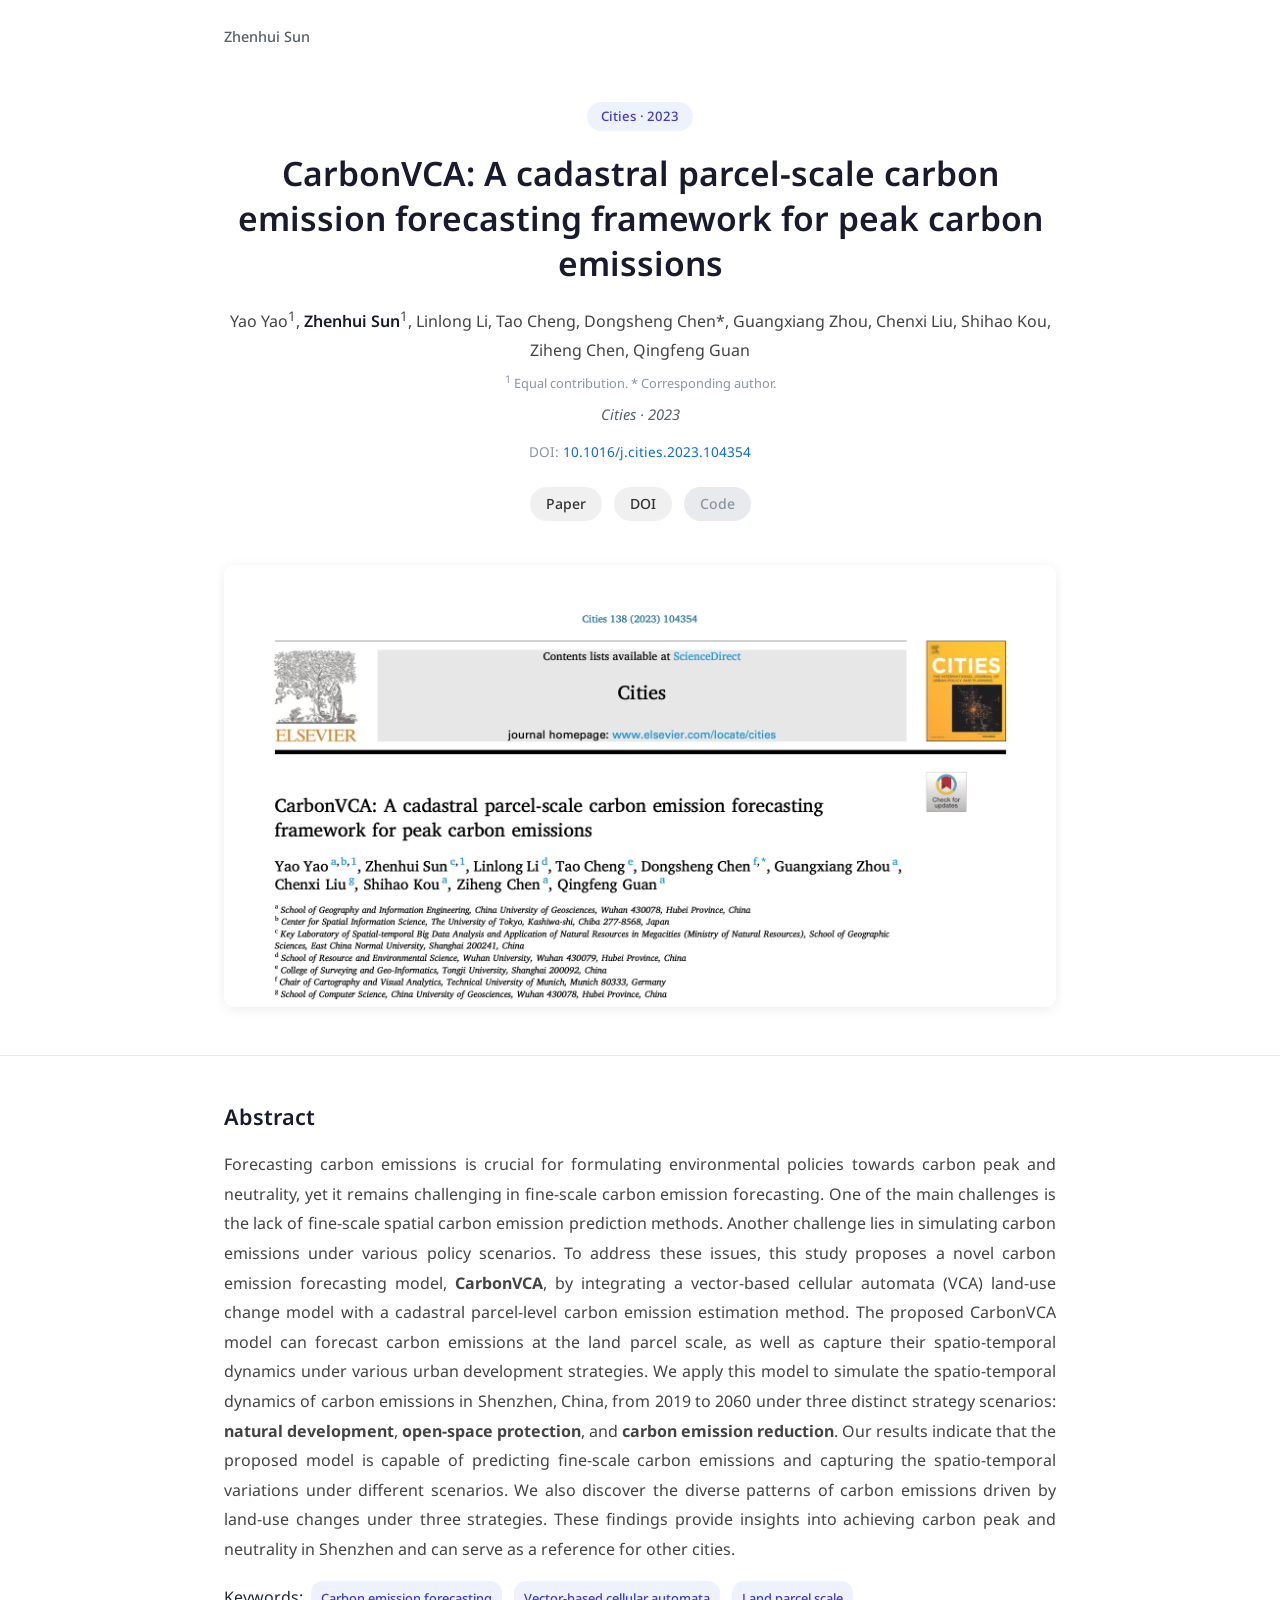
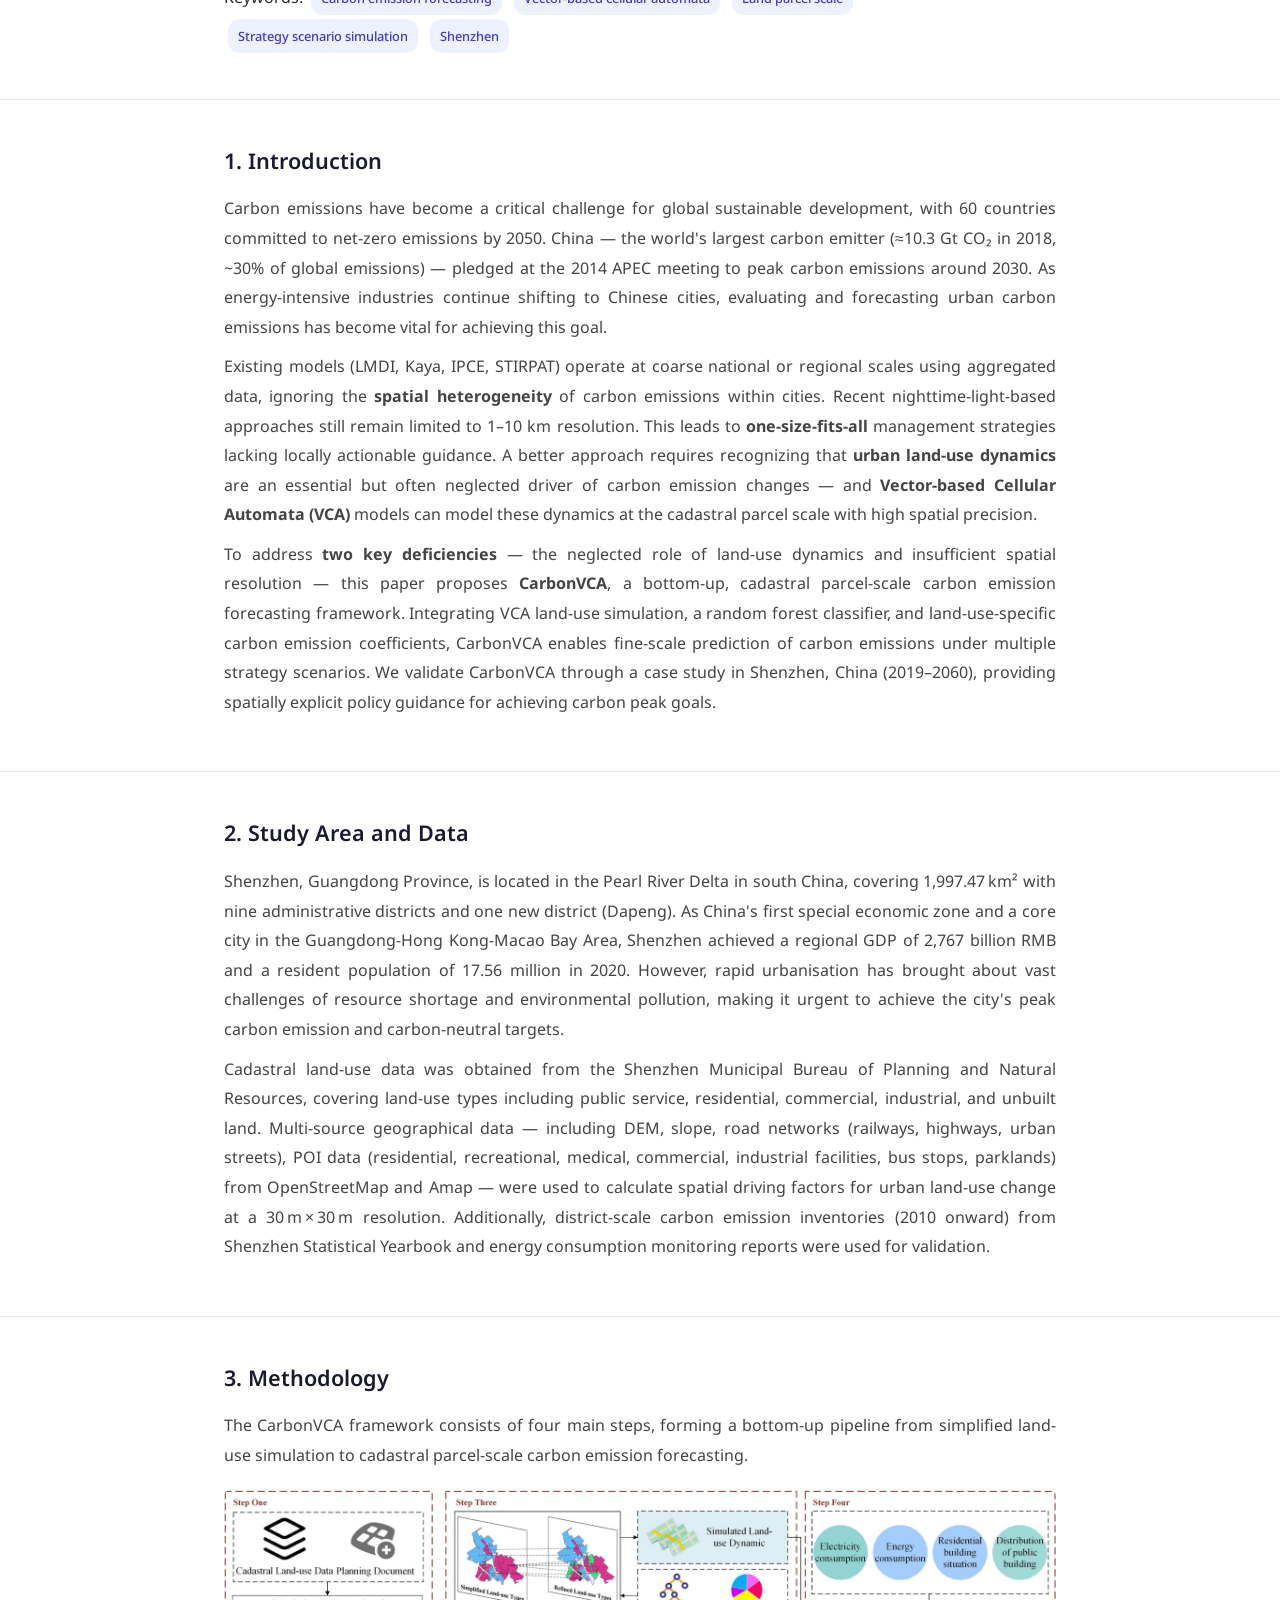
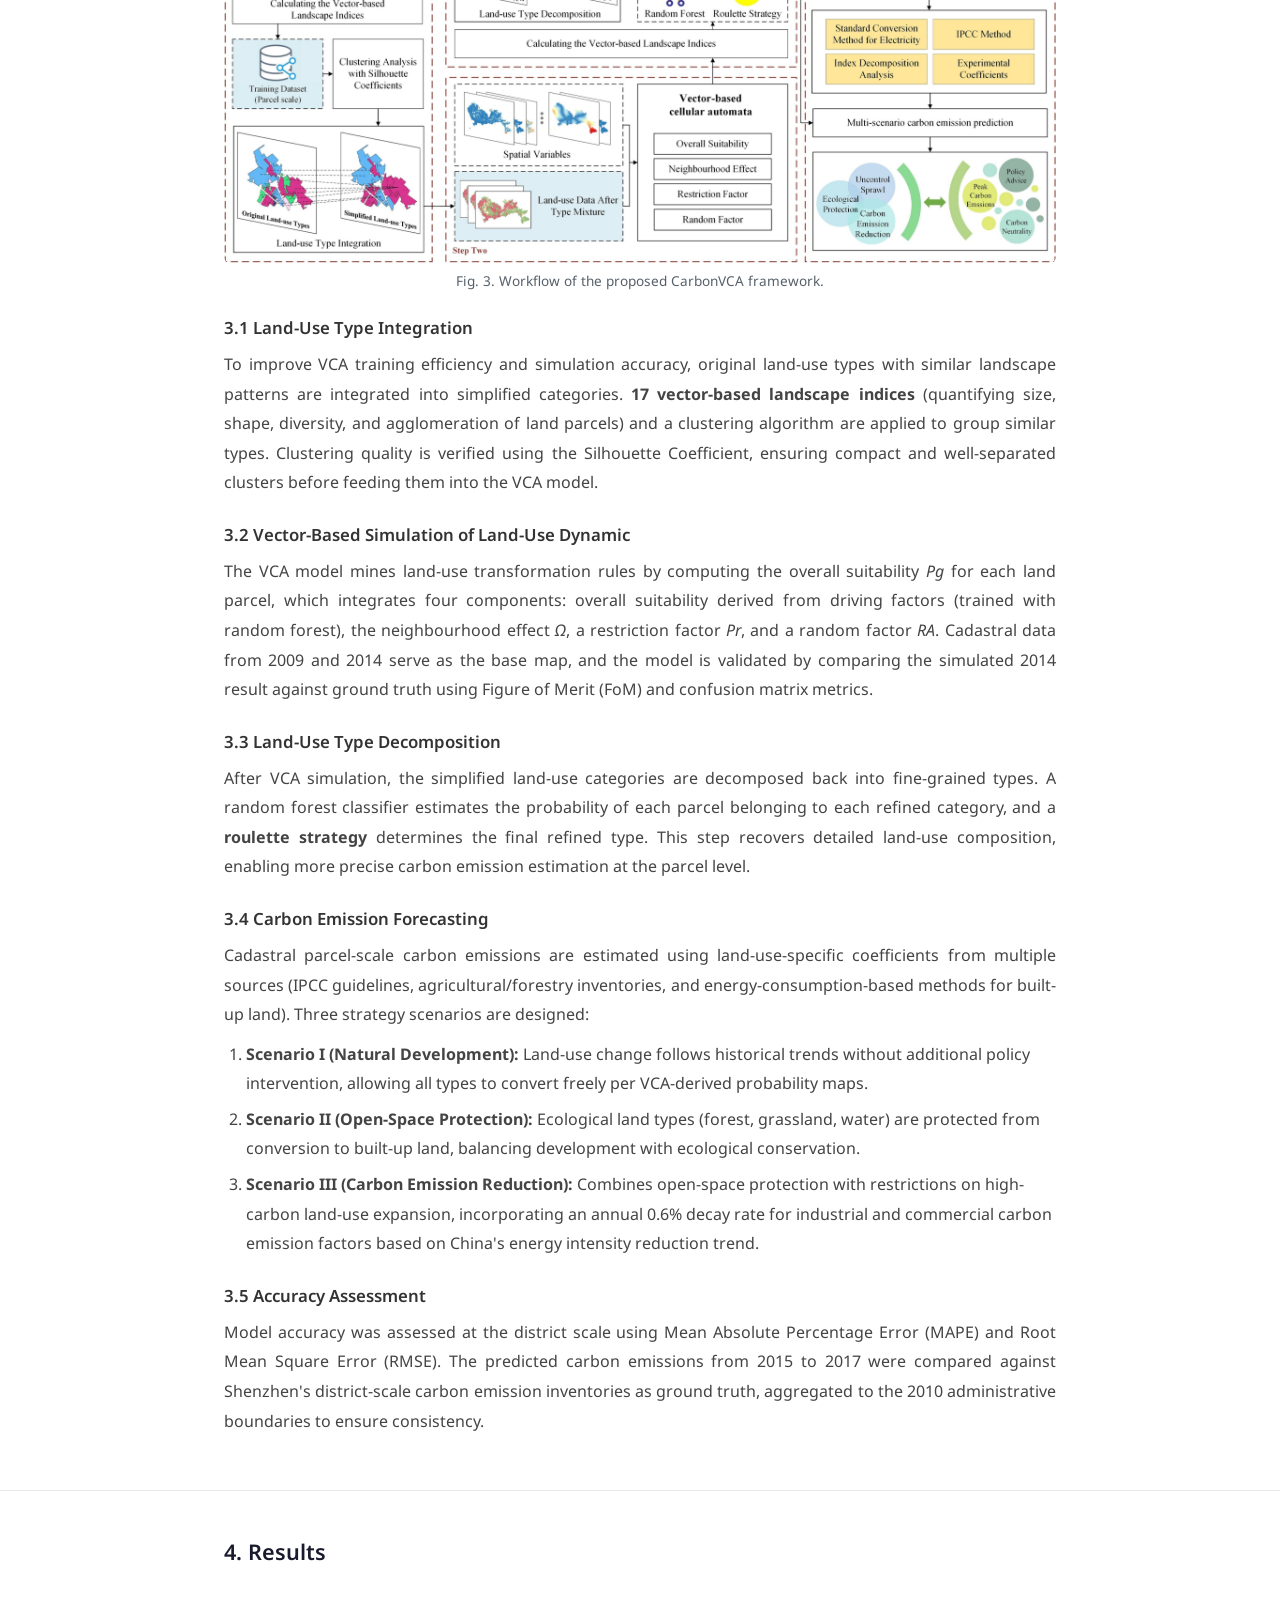
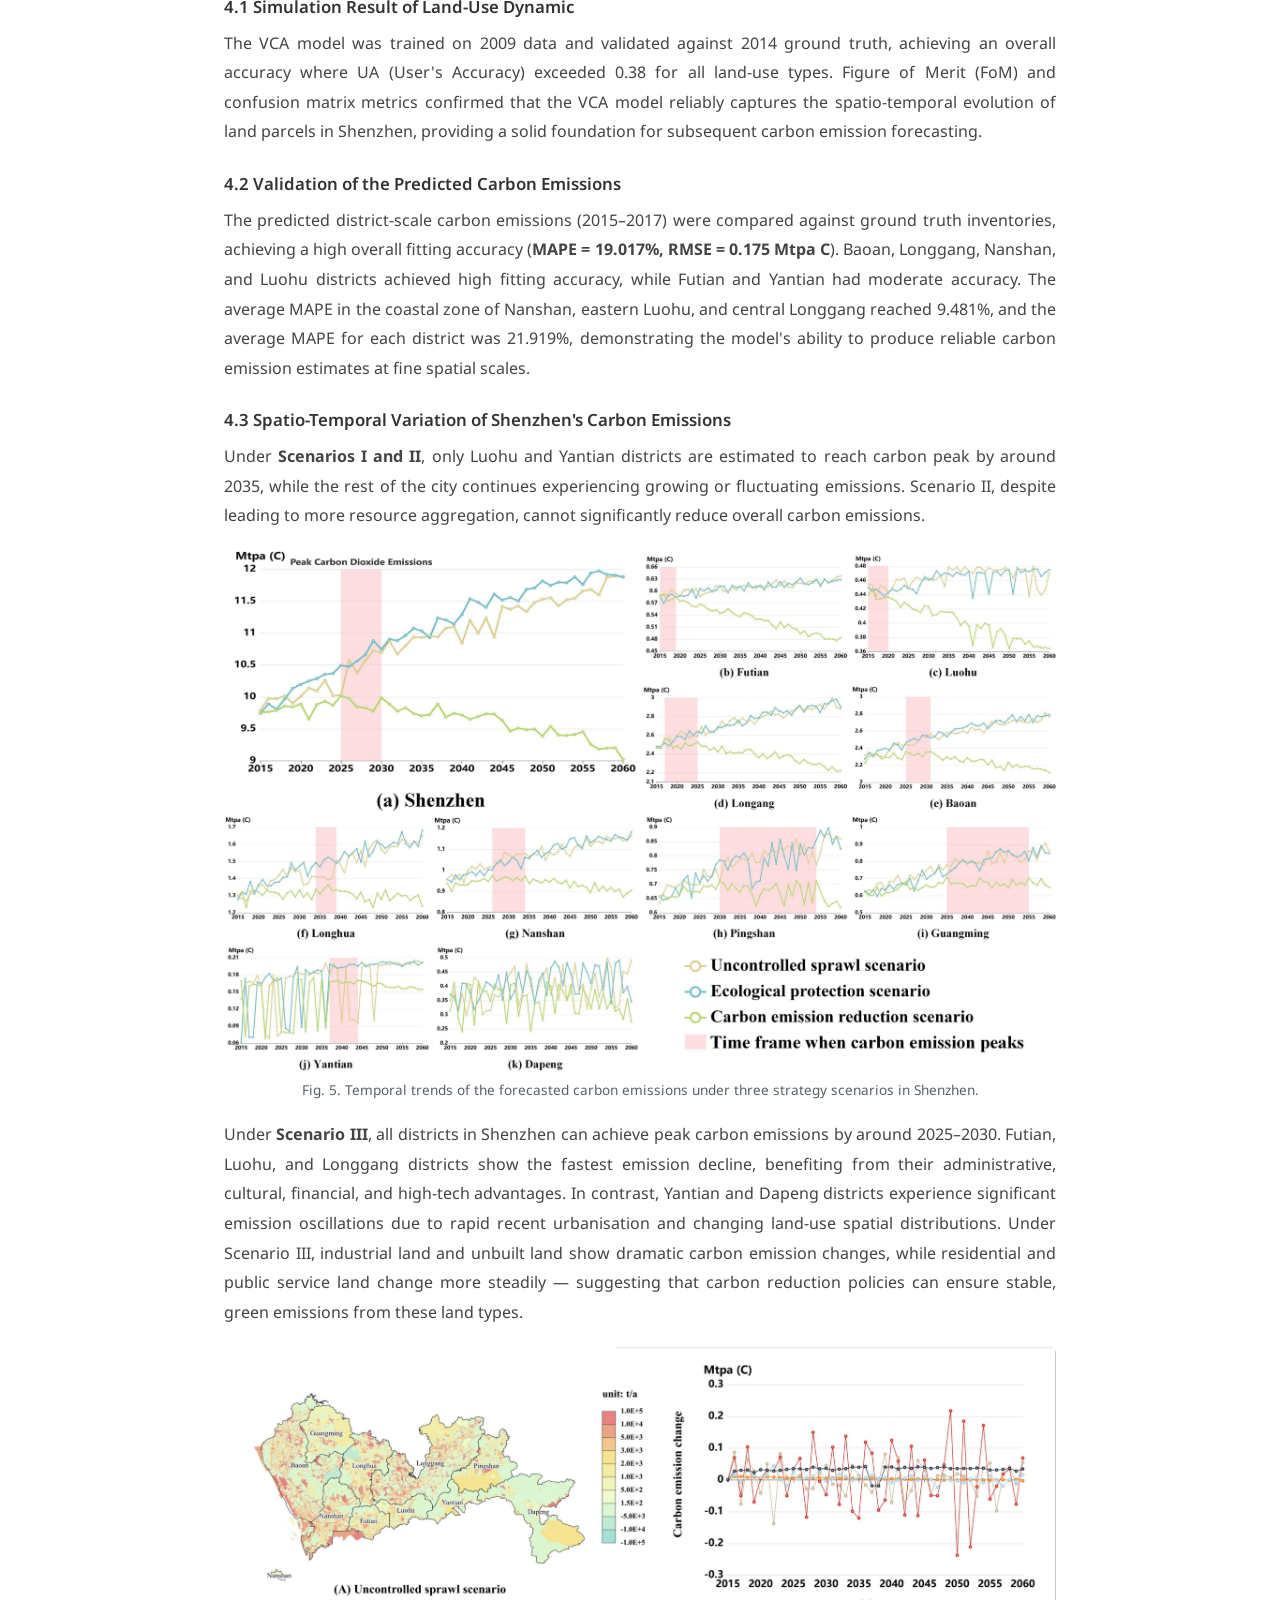
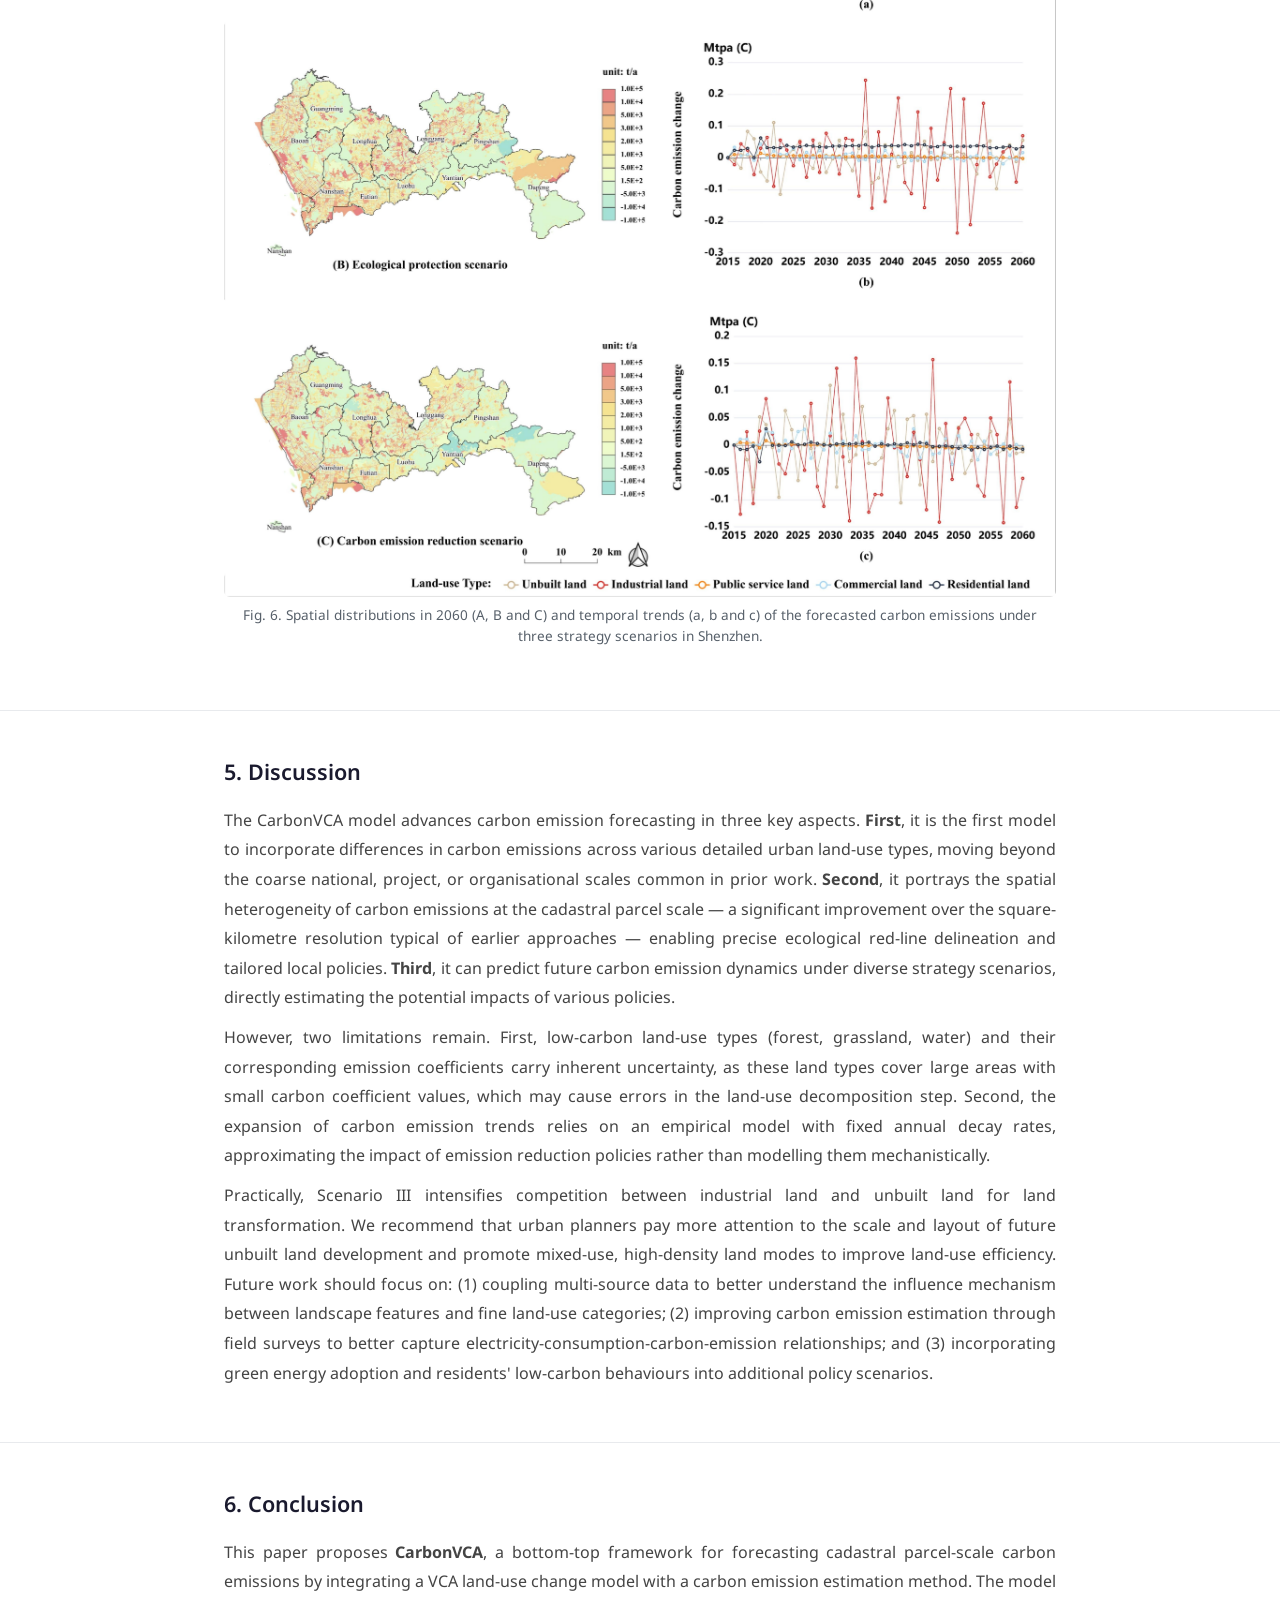
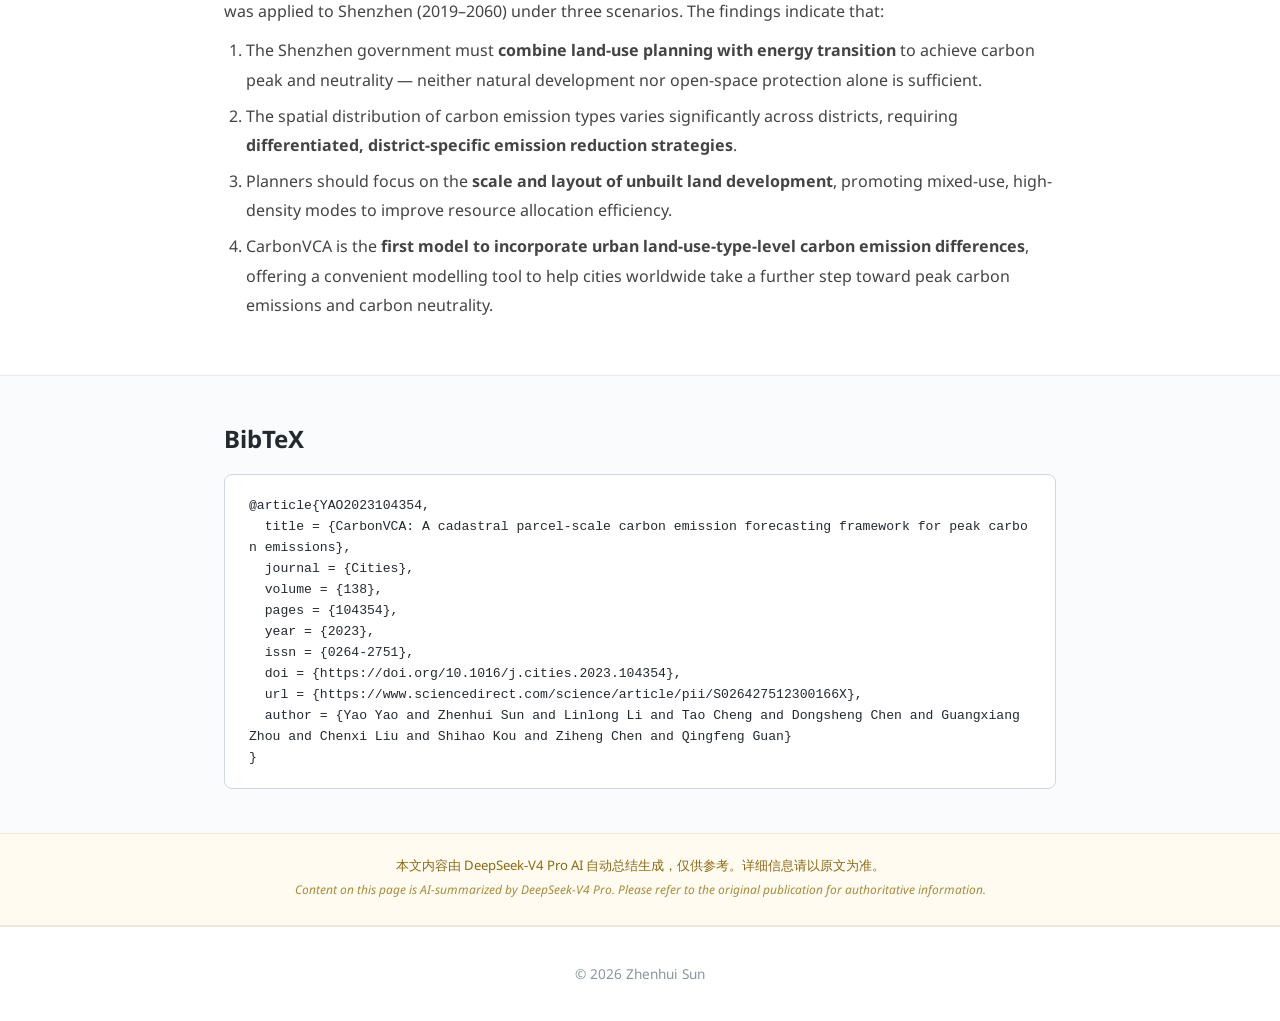
<file: papers/carbonvca-carbon-emission-forecasting.html>
<!DOCTYPE html>
<html lang="en">
<head>
  <meta charset="utf-8">
  <meta name="viewport" content="width=device-width, initial-scale=1">
  <title>CarbonVCA | Zhenhui Sun</title>
  <link href="https://fonts.googleapis.com/css2?family=Google+Sans:wght@400;500;600;700&family=Noto+Sans:ital,wght@0,400;0,600;1,400&display=swap" rel="stylesheet">
  <link rel="stylesheet" href="../static/css/papers.css">
  <link rel="icon" href="data:,">
</head>
<body>

<nav class="back-nav">
  <div class="container">
    <a href="../">Zhenhui Sun</a>
  </div>
</nav>

<header class="hero">
  <div class="container">
    <span class="venue-tag">Cities · 2023</span>
    <h1>CarbonVCA: A cadastral parcel-scale carbon emission forecasting framework for peak carbon emissions</h1>
    <p class="authors">
      Yao Yao<sup>1</sup>, <strong>Zhenhui Sun</strong><sup>1</sup>, Linlong Li, Tao Cheng, Dongsheng Chen*, Guangxiang Zhou, Chenxi Liu, Shihao Kou, Ziheng Chen, Qingfeng Guan
    </p>
    <p class="note"><sup>1</sup> Equal contribution. * Corresponding author.</p>
    <p class="venue">Cities · 2023</p>
    <p class="meta">DOI: <a href="https://doi.org/10.1016/j.cities.2023.104354" target="_blank">10.1016/j.cities.2023.104354</a></p>
    <div class="links">
      <a href="https://doi.org/10.1016/j.cities.2023.104354" target="_blank">Paper</a>
      <a href="https://doi.org/10.1016/j.cities.2023.104354" target="_blank">DOI</a>
      <a href="#" class="disabled">Code</a>
    </div>
  </div>
</header>

<section class="teaser">
  <div class="container">
    <img src="../static/images/carbonvca-teaser.png" alt="CarbonVCA Teaser"
         onerror="this.parentElement.innerHTML='<div class=\'placeholder\'>Teaser image — place at static/images/carbonvca-teaser.png</div>'">
  </div>
</section>

<section class="section">
  <div class="container">
    <h2>Abstract</h2>
    <p>
      Forecasting carbon emissions is crucial for formulating environmental policies towards carbon peak and neutrality, yet it remains
      challenging in fine-scale carbon emission forecasting. One of the main challenges is the lack of fine-scale spatial carbon emission
      prediction methods. Another challenge lies in simulating carbon emissions under various policy scenarios. To address these issues,
      this study proposes a novel carbon emission forecasting model, <strong>CarbonVCA</strong>, by integrating a vector-based cellular automata (VCA)
      land-use change model with a cadastral parcel-level carbon emission estimation method. The proposed CarbonVCA model can
      forecast carbon emissions at the land parcel scale, as well as capture their spatio-temporal dynamics under various urban
      development strategies. We apply this model to simulate the spatio-temporal dynamics of carbon emissions in Shenzhen,
      China, from 2019 to 2060 under three distinct strategy scenarios: <strong>natural development</strong>, <strong>open-space protection</strong>, and <strong>carbon
      emission reduction</strong>. Our results indicate that the proposed model is capable of predicting fine-scale carbon emissions and
      capturing the spatio-temporal variations under different scenarios. We also discover the diverse patterns of carbon emissions
      driven by land-use changes under three strategies. These findings provide insights into achieving carbon peak and neutrality
      in Shenzhen and can serve as a reference for other cities.
    </p>
    <div class="keywords">
      <span>Keywords: </span>
      <span class="tag">Carbon emission forecasting</span>
      <span class="tag">Vector-based cellular automata</span>
      <span class="tag">Land parcel scale</span>
      <span class="tag">Strategy scenario simulation</span>
      <span class="tag">Shenzhen</span>
    </div>
  </div>
</section>

<!-- ===== 1. Introduction ===== -->
<section class="section">
  <div class="container">
    <h2>1. Introduction</h2>
    <p>
      Carbon emissions have become a critical challenge for global sustainable development, with 60 countries
      committed to net-zero emissions by 2050. China — the world's largest carbon emitter (≈10.3 Gt CO₂ in 2018,
      ~30% of global emissions) — pledged at the 2014 APEC meeting to peak carbon emissions around 2030. As
      energy-intensive industries continue shifting to Chinese cities, evaluating and forecasting urban carbon
      emissions has become vital for achieving this goal.
    </p>
    <p>
      Existing models (LMDI, Kaya, IPCE, STIRPAT) operate at coarse national or regional scales using
      aggregated data, ignoring the <strong>spatial heterogeneity</strong> of carbon emissions within cities. Recent
      nighttime-light-based approaches still remain limited to 1–10 km resolution. This leads to
      <strong>one-size-fits-all</strong> management strategies lacking locally actionable guidance. A better approach
      requires recognizing that <strong>urban land-use dynamics</strong> are an essential but often neglected driver
      of carbon emission changes — and <strong>Vector-based Cellular Automata (VCA)</strong> models can model these
      dynamics at the cadastral parcel scale with high spatial precision.
    </p>
    <p>
      To address <strong>two key deficiencies</strong> — the neglected role of land-use dynamics and insufficient
      spatial resolution — this paper proposes <strong>CarbonVCA</strong>, a bottom-up, cadastral parcel-scale
      carbon emission forecasting framework. Integrating VCA land-use simulation, a random forest
      classifier, and land-use-specific carbon emission coefficients, CarbonVCA enables fine-scale
      prediction of carbon emissions under multiple strategy scenarios. We validate CarbonVCA through
      a case study in Shenzhen, China (2019–2060), providing spatially explicit policy guidance for
      achieving carbon peak goals.
    </p>
  </div>
</section>

<!-- ===== 2. Study area and data ===== -->
<section class="section">
  <div class="container">
    <h2>2. Study Area and Data</h2>
    <p>
      Shenzhen, Guangdong Province, is located in the Pearl River Delta in south China, covering 1,997.47 km²
      with nine administrative districts and one new district (Dapeng). As China's first special economic zone
      and a core city in the Guangdong-Hong Kong-Macao Bay Area, Shenzhen achieved a regional GDP of 2,767 billion
      RMB and a resident population of 17.56 million in 2020. However, rapid urbanisation has brought about vast
      challenges of resource shortage and environmental pollution, making it urgent to achieve the city's peak
      carbon emission and carbon-neutral targets.
    </p>
    <p>
      Cadastral land-use data was obtained from the Shenzhen Municipal Bureau of Planning and Natural Resources,
      covering land-use types including public service, residential, commercial, industrial, and unbuilt land.
      Multi-source geographical data — including DEM, slope, road networks (railways, highways, urban streets),
      POI data (residential, recreational, medical, commercial, industrial facilities, bus stops, parklands) from
      OpenStreetMap and Amap — were used to calculate spatial driving factors for urban land-use change at a
      30 m × 30 m resolution. Additionally, district-scale carbon emission inventories (2010 onward) from
      Shenzhen Statistical Yearbook and energy consumption monitoring reports were used for validation.
    </p>
  </div>
</section>

<!-- ===== 3. Methodology ===== -->
<section class="section">
  <div class="container">
    <h2>3. Methodology</h2>
    <p>
      The CarbonVCA framework consists of four main steps, forming a bottom-up pipeline from simplified land-use
      simulation to cadastral parcel-scale carbon emission forecasting.
    </p>

    <figure>
      <img src="../static/images/carbonvca-fig3-workflow.jpg" alt="CarbonVCA framework workflow">
      <figcaption>Fig. 3. Workflow of the proposed CarbonVCA framework.</figcaption>
    </figure>

    <h3>3.1 Land-Use Type Integration</h3>
    <p>
      To improve VCA training efficiency and simulation accuracy, original land-use types with similar landscape
      patterns are integrated into simplified categories. <strong>17 vector-based landscape indices</strong> (quantifying
      size, shape, diversity, and agglomeration of land parcels) and a clustering algorithm are applied to
      group similar types. Clustering quality is verified using the Silhouette Coefficient, ensuring compact
      and well-separated clusters before feeding them into the VCA model.
    </p>

    <h3>3.2 Vector-Based Simulation of Land-Use Dynamic</h3>
    <p>
      The VCA model mines land-use transformation rules by computing the overall suitability <em>Pg</em> for each land parcel,
      which integrates four components: overall suitability derived from driving factors (trained with random forest),
      the neighbourhood effect <em>Ω</em>, a restriction factor <em>Pr</em>, and a random factor <em>RA</em>. Cadastral data from 2009 and
      2014 serve as the base map, and the model is validated by comparing the simulated 2014 result against ground truth
      using Figure of Merit (FoM) and confusion matrix metrics.
    </p>

    <h3>3.3 Land-Use Type Decomposition</h3>
    <p>
      After VCA simulation, the simplified land-use categories are decomposed back into fine-grained types. A random
      forest classifier estimates the probability of each parcel belonging to each refined category, and a
      <strong>roulette strategy</strong> determines the final refined type. This step recovers detailed land-use composition,
      enabling more precise carbon emission estimation at the parcel level.
    </p>

    <h3>3.4 Carbon Emission Forecasting</h3>
    <p>
      Cadastral parcel-scale carbon emissions are estimated using land-use-specific coefficients from multiple sources
      (IPCC guidelines, agricultural/forestry inventories, and energy-consumption-based methods for built-up land).
      Three strategy scenarios are designed:
    </p>
    <ol>
      <li><strong>Scenario I (Natural Development):</strong> Land-use change follows historical trends without additional policy
      intervention, allowing all types to convert freely per VCA-derived probability maps.</li>
      <li><strong>Scenario II (Open-Space Protection):</strong> Ecological land types (forest, grassland, water) are protected
      from conversion to built-up land, balancing development with ecological conservation.</li>
      <li><strong>Scenario III (Carbon Emission Reduction):</strong> Combines open-space protection with restrictions on
      high-carbon land-use expansion, incorporating an annual 0.6% decay rate for industrial and commercial
      carbon emission factors based on China's energy intensity reduction trend.</li>
    </ol>

    <h3>3.5 Accuracy Assessment</h3>
    <p>
      Model accuracy was assessed at the district scale using Mean Absolute Percentage Error (MAPE) and Root Mean
      Square Error (RMSE). The predicted carbon emissions from 2015 to 2017 were compared against Shenzhen's
      district-scale carbon emission inventories as ground truth, aggregated to the 2010 administrative boundaries
      to ensure consistency.
    </p>
  </div>
</section>

<!-- ===== 4. Results ===== -->
<section class="section">
  <div class="container">
    <h2>4. Results</h2>

    <h3>4.1 Simulation Result of Land-Use Dynamic</h3>
    <p>
      The VCA model was trained on 2009 data and validated against 2014 ground truth, achieving an overall accuracy
      where UA (User's Accuracy) exceeded 0.38 for all land-use types. Figure of Merit (FoM) and confusion matrix
      metrics confirmed that the VCA model reliably captures the spatio-temporal evolution of land parcels in
      Shenzhen, providing a solid foundation for subsequent carbon emission forecasting.
    </p>

    <h3>4.2 Validation of the Predicted Carbon Emissions</h3>
    <p>
      The predicted district-scale carbon emissions (2015–2017) were compared against ground truth inventories,
      achieving a high overall fitting accuracy (<strong>MAPE = 19.017%, RMSE = 0.175 Mtpa C</strong>). Baoan, Longgang,
      Nanshan, and Luohu districts achieved high fitting accuracy, while Futian and Yantian had moderate accuracy.
      The average MAPE in the coastal zone of Nanshan, eastern Luohu, and central Longgang reached 9.481%, and
      the average MAPE for each district was 21.919%, demonstrating the model's ability to produce reliable
      carbon emission estimates at fine spatial scales.
    </p>

    <h3>4.3 Spatio-Temporal Variation of Shenzhen's Carbon Emissions</h3>
    <p>
      Under <strong>Scenarios I and II</strong>, only Luohu and Yantian districts are estimated to reach carbon peak by
      around 2035, while the rest of the city continues experiencing growing or fluctuating emissions. Scenario II,
      despite leading to more resource aggregation, cannot significantly reduce overall carbon emissions.
    </p>

    <figure>
      <img src="../static/images/carbonvca-fig5-temporal-trends.jpg" alt="Temporal trends of forecasted carbon emissions">
      <figcaption>Fig. 5. Temporal trends of the forecasted carbon emissions under three strategy scenarios in Shenzhen.</figcaption>
    </figure>

    <p>
      Under <strong>Scenario III</strong>, all districts in Shenzhen can achieve peak carbon emissions by around 2025–2030.
      Futian, Luohu, and Longgang districts show the fastest emission decline, benefiting from their
      administrative, cultural, financial, and high-tech advantages. In contrast, Yantian and Dapeng districts
      experience significant emission oscillations due to rapid recent urbanisation and changing land-use
      spatial distributions. Under Scenario III, industrial land and unbuilt land show dramatic carbon
      emission changes, while residential and public service land change more steadily — suggesting that
      carbon reduction policies can ensure stable, green emissions from these land types.
    </p>

    <figure>
      <img src="../static/images/carbonvca-fig6-spatial-distribution.jpg" alt="Spatial distributions and temporal trends of carbon emissions in 2060">
      <figcaption>Fig. 6. Spatial distributions in 2060 (A, B and C) and temporal trends (a, b and c) of the forecasted carbon emissions under three strategy scenarios in Shenzhen.</figcaption>
    </figure>
  </div>
</section>

<!-- ===== 5. Discussion ===== -->
<section class="section">
  <div class="container">
    <h2>5. Discussion</h2>
    <p>
      The CarbonVCA model advances carbon emission forecasting in three key aspects. <strong>First</strong>, it is the first model
      to incorporate differences in carbon emissions across various detailed urban land-use types, moving beyond
      the coarse national, project, or organisational scales common in prior work. <strong>Second</strong>, it portrays the spatial
      heterogeneity of carbon emissions at the cadastral parcel scale — a significant improvement over the square-kilometre
      resolution typical of earlier approaches — enabling precise ecological red-line delineation and tailored
      local policies. <strong>Third</strong>, it can predict future carbon emission dynamics under diverse strategy scenarios,
      directly estimating the potential impacts of various policies.
    </p>
    <p>
      However, two limitations remain. First, low-carbon land-use types (forest, grassland, water) and their
      corresponding emission coefficients carry inherent uncertainty, as these land types cover large areas with
      small carbon coefficient values, which may cause errors in the land-use decomposition step. Second, the
      expansion of carbon emission trends relies on an empirical model with fixed annual decay rates,
      approximating the impact of emission reduction policies rather than modelling them mechanistically.
    </p>
    <p>
      Practically, Scenario III intensifies competition between industrial land and unbuilt land for land
      transformation. We recommend that urban planners pay more attention to the scale and layout of future
      unbuilt land development and promote mixed-use, high-density land modes to improve land-use efficiency.
      Future work should focus on: (1) coupling multi-source data to better understand the influence mechanism
      between landscape features and fine land-use categories; (2) improving carbon emission estimation through
      field surveys to better capture electricity-consumption-carbon-emission relationships; and (3) incorporating
      green energy adoption and residents' low-carbon behaviours into additional policy scenarios.
    </p>
  </div>
</section>

<!-- ===== 6. Conclusion ===== -->
<section class="section">
  <div class="container">
    <h2>6. Conclusion</h2>
    <p>
      This paper proposes <strong>CarbonVCA</strong>, a bottom-top framework for forecasting cadastral parcel-scale carbon
      emissions by integrating a VCA land-use change model with a carbon emission estimation method. The model
      was applied to Shenzhen (2019–2060) under three scenarios. The findings indicate that:
    </p>
    <ol>
      <li>The Shenzhen government must <strong>combine land-use planning with energy transition</strong> to achieve carbon peak
      and neutrality — neither natural development nor open-space protection alone is sufficient.</li>
      <li>The spatial distribution of carbon emission types varies significantly across districts, requiring
      <strong>differentiated, district-specific emission reduction strategies</strong>.</li>
      <li>Planners should focus on the <strong>scale and layout of unbuilt land development</strong>, promoting mixed-use,
      high-density modes to improve resource allocation efficiency.</li>
      <li>CarbonVCA is the <strong>first model to incorporate urban land-use-type-level carbon emission differences</strong>,
      offering a convenient modelling tool to help cities worldwide take a further step toward peak carbon
      emissions and carbon neutrality.</li>
    </ol>
  </div>
</section>

<section class="bibtex">
  <div class="container">
    <h2>BibTeX</h2>
    <pre>
@article{YAO2023104354,
  title = {CarbonVCA: A cadastral parcel-scale carbon emission forecasting framework for peak carbon emissions},
  journal = {Cities},
  volume = {138},
  pages = {104354},
  year = {2023},
  issn = {0264-2751},
  doi = {https://doi.org/10.1016/j.cities.2023.104354},
  url = {https://www.sciencedirect.com/science/article/pii/S026427512300166X},
  author = {Yao Yao and Zhenhui Sun and Linlong Li and Tao Cheng and Dongsheng Chen and Guangxiang Zhou and Chenxi Liu and Shihao Kou and Ziheng Chen and Qingfeng Guan}
}
</pre>
  </div>
</section>

<div class="ai-summary-note">
  <div class="container">
    <p>本文内容由 DeepSeek-V4 Pro AI 自动总结生成，仅供参考。详细信息请以原文为准。</p>
    <p class="ai-summary-en">Content on this page is AI-summarized by DeepSeek-V4 Pro. Please refer to the original publication for authoritative information.</p>
  </div>
</div>

<footer class="footer">
  <div class="container">&copy; 2026 Zhenhui Sun</div>
</footer>

</body>
</html>
</file>
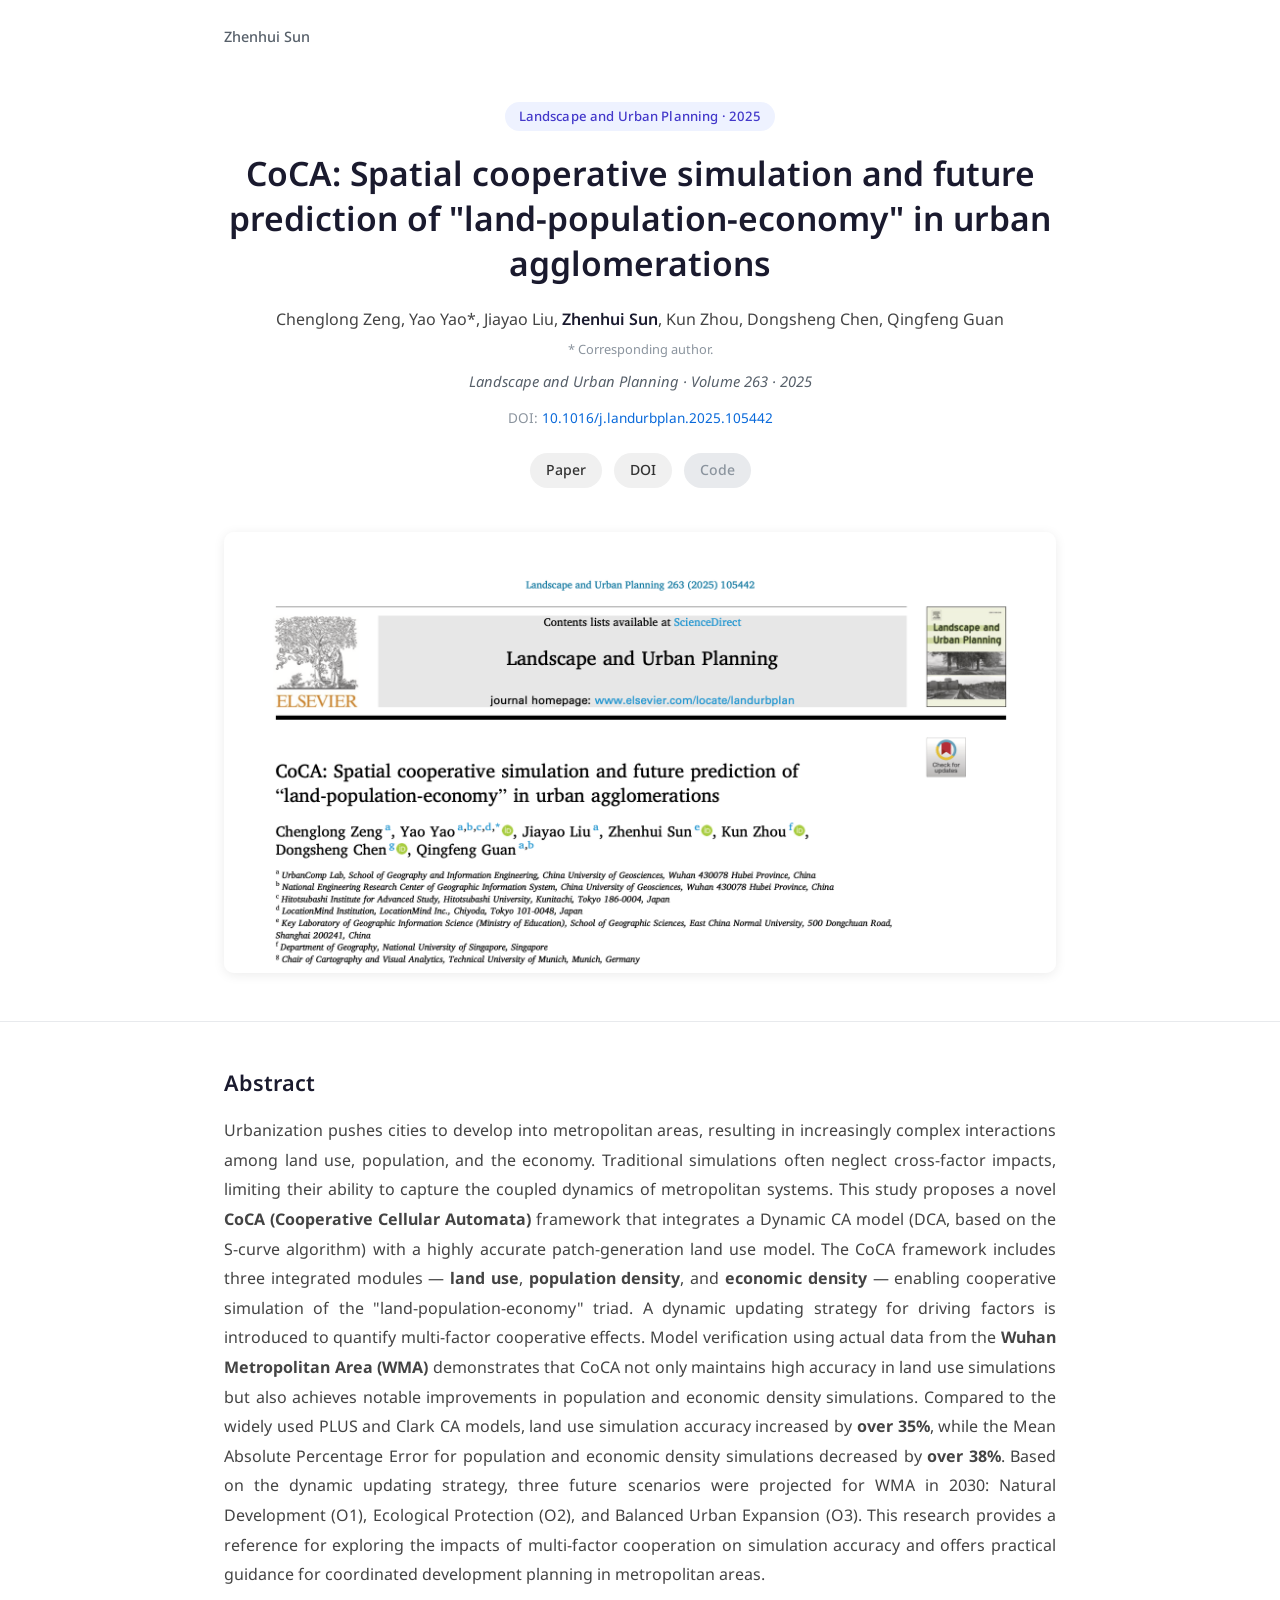
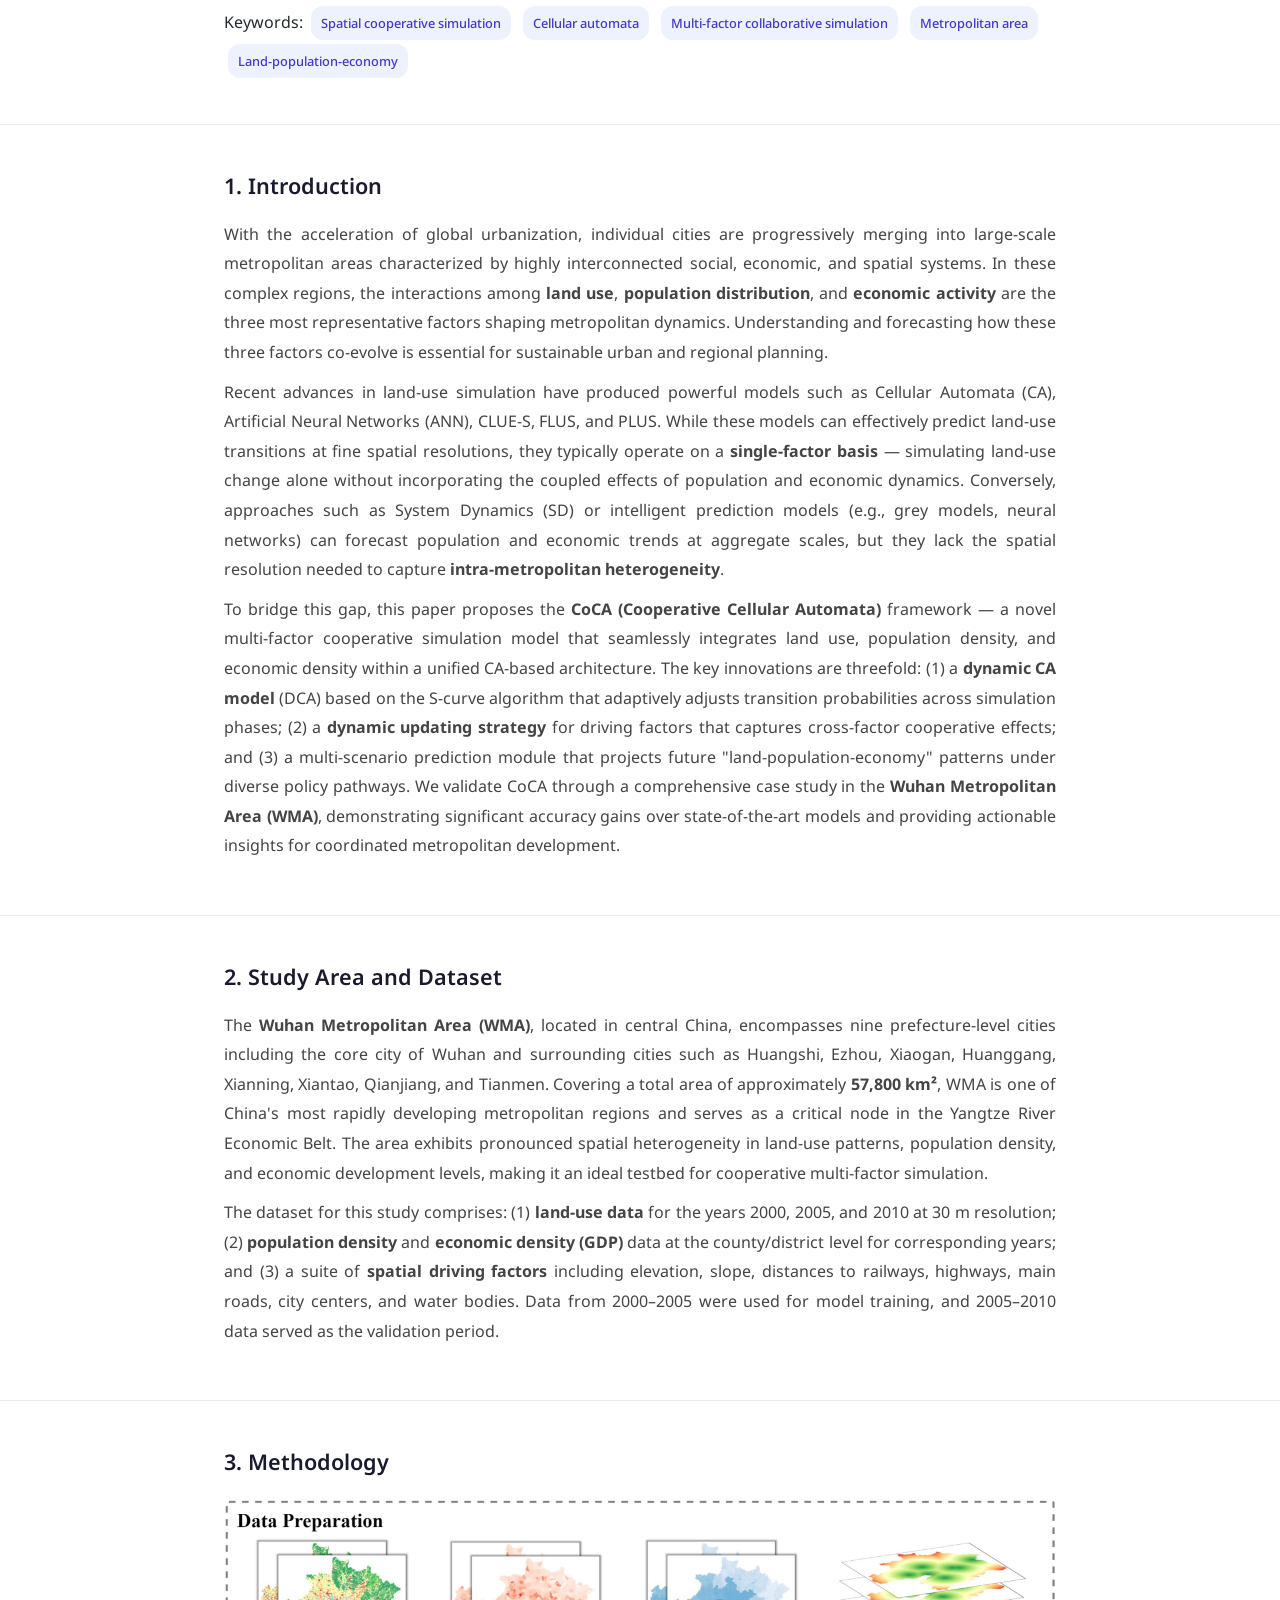
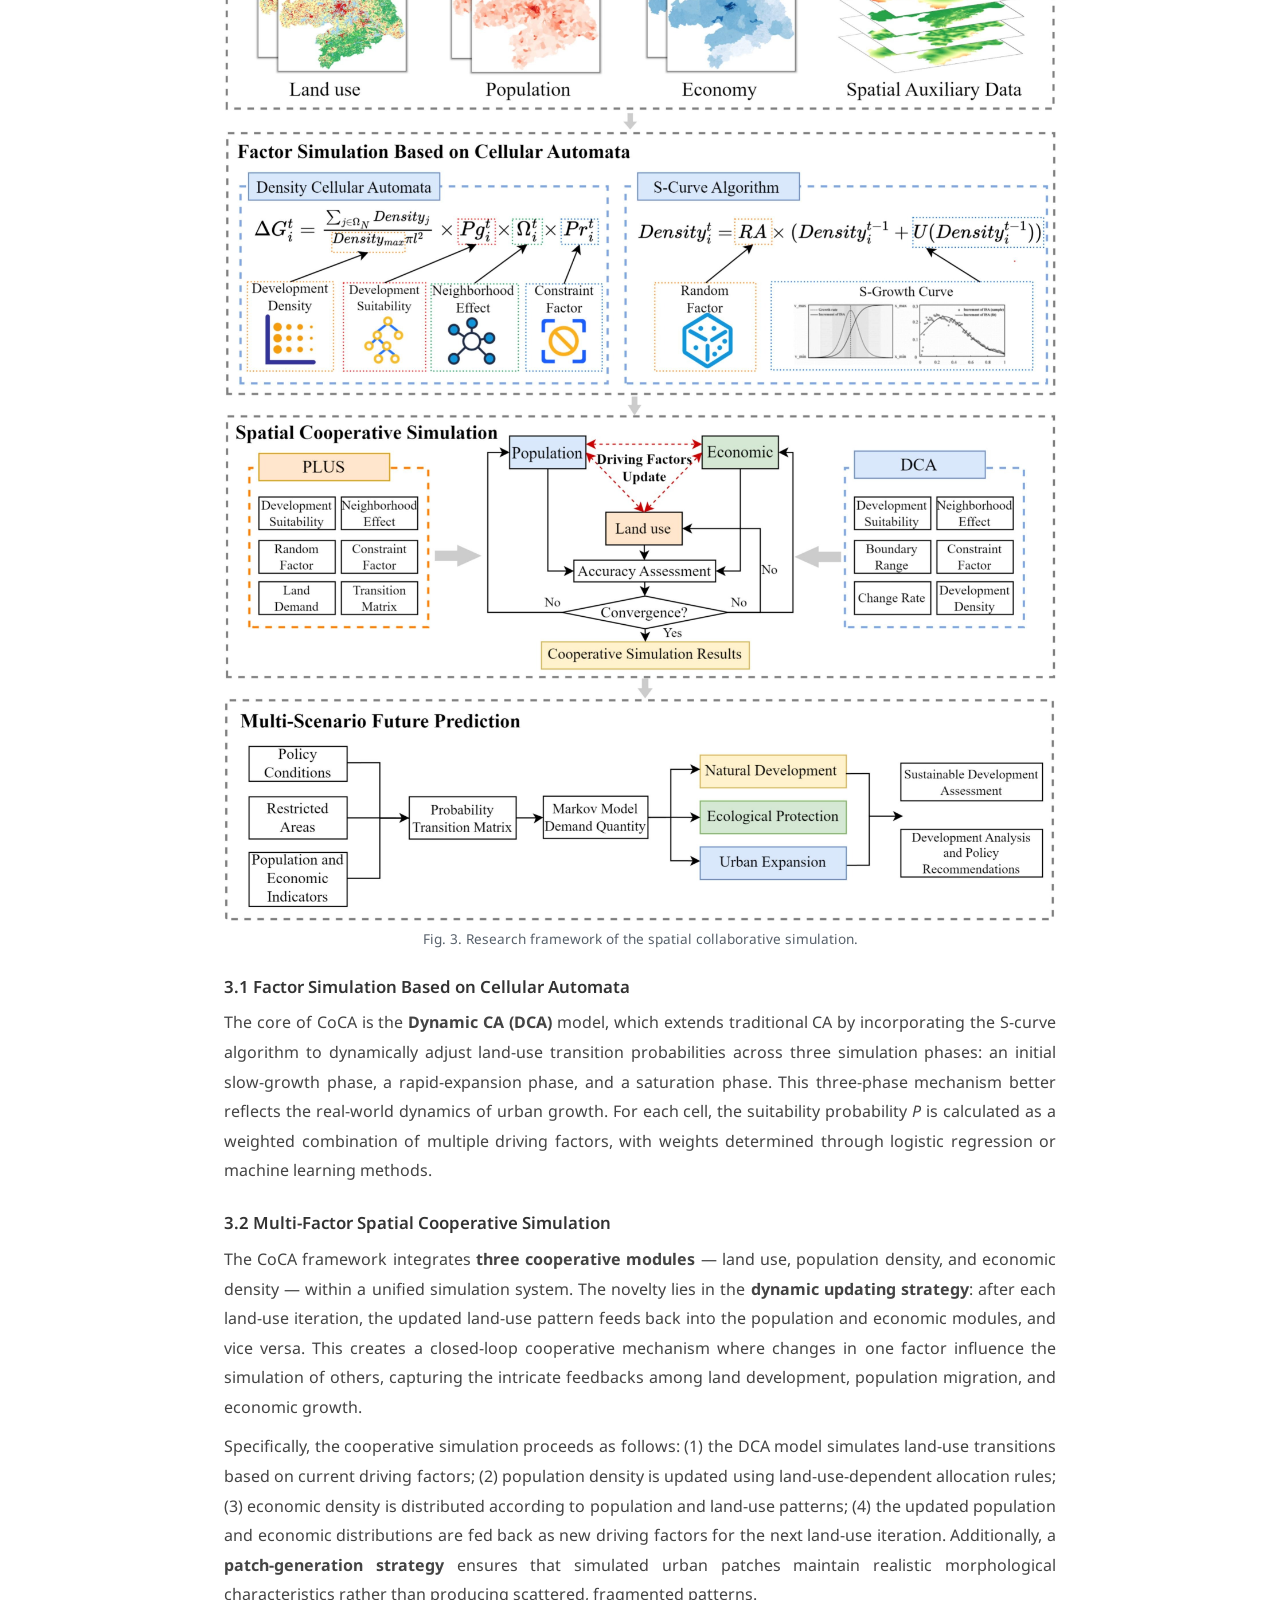
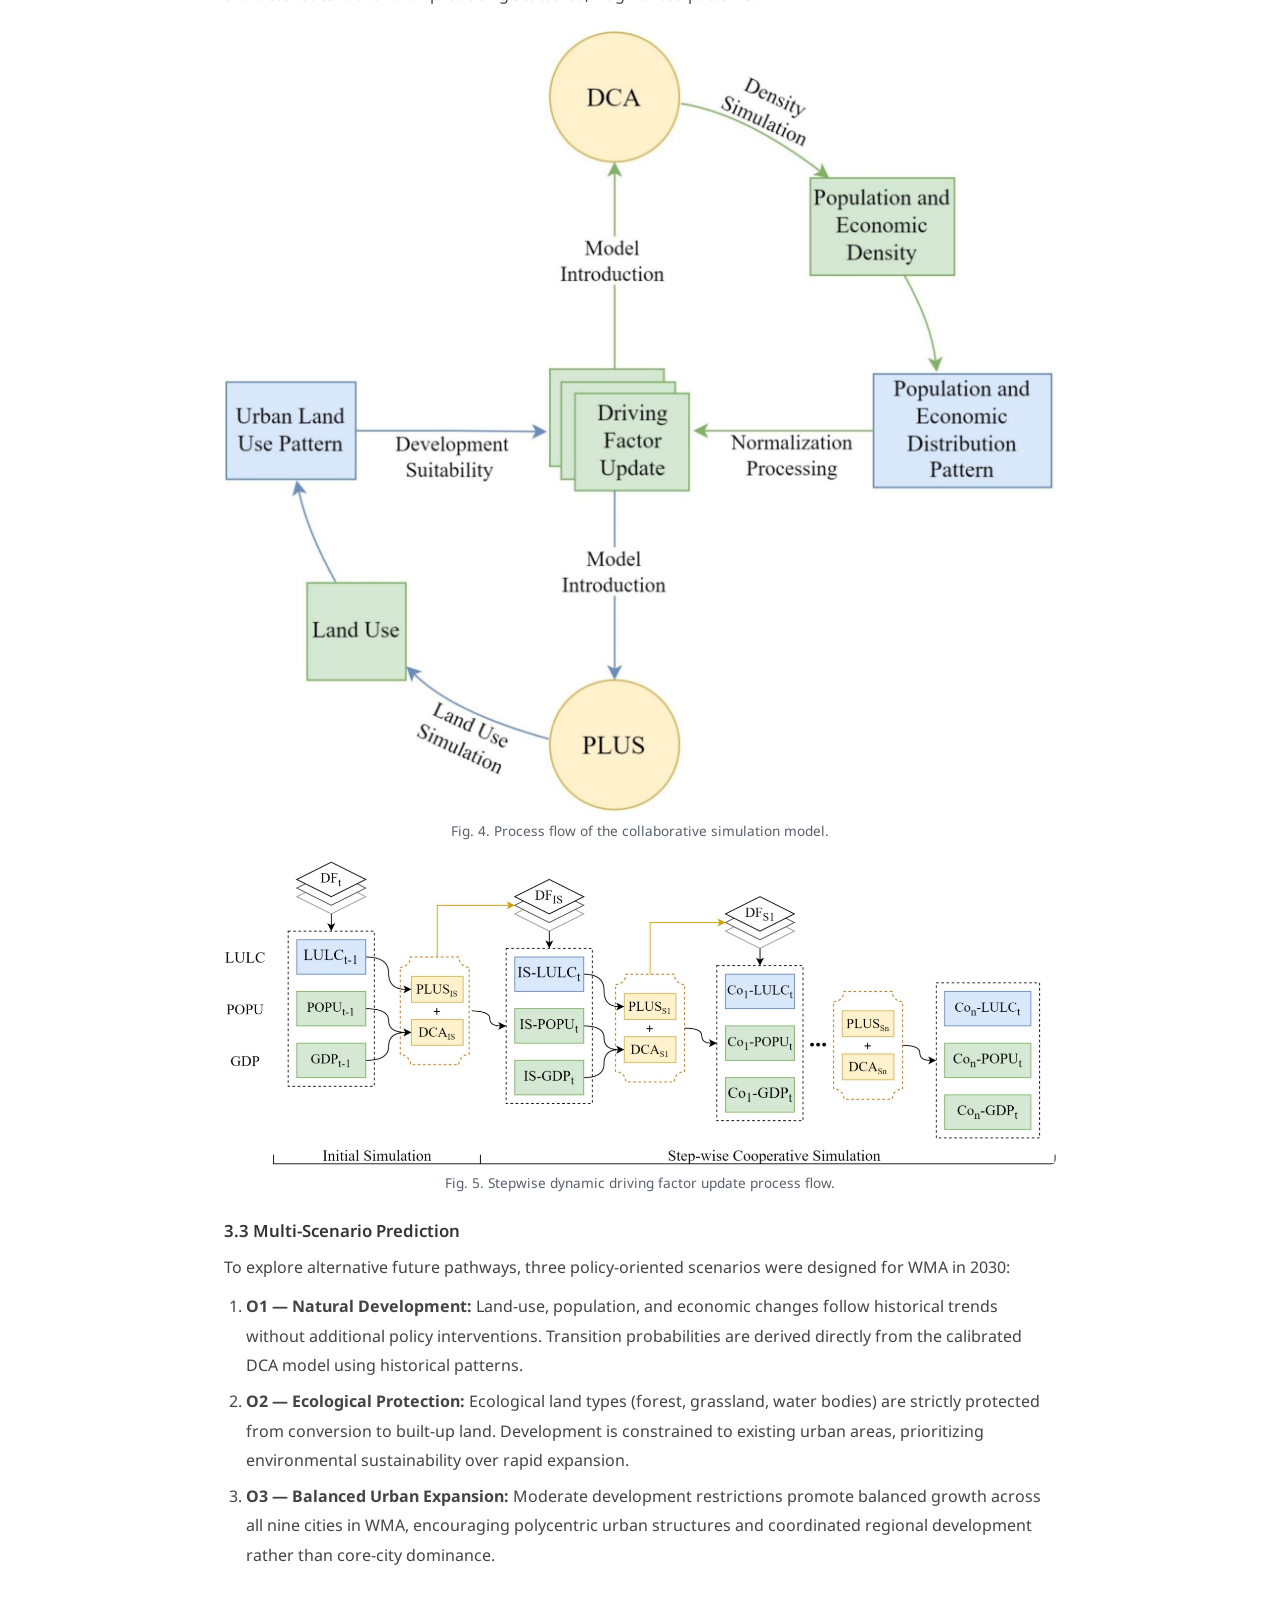
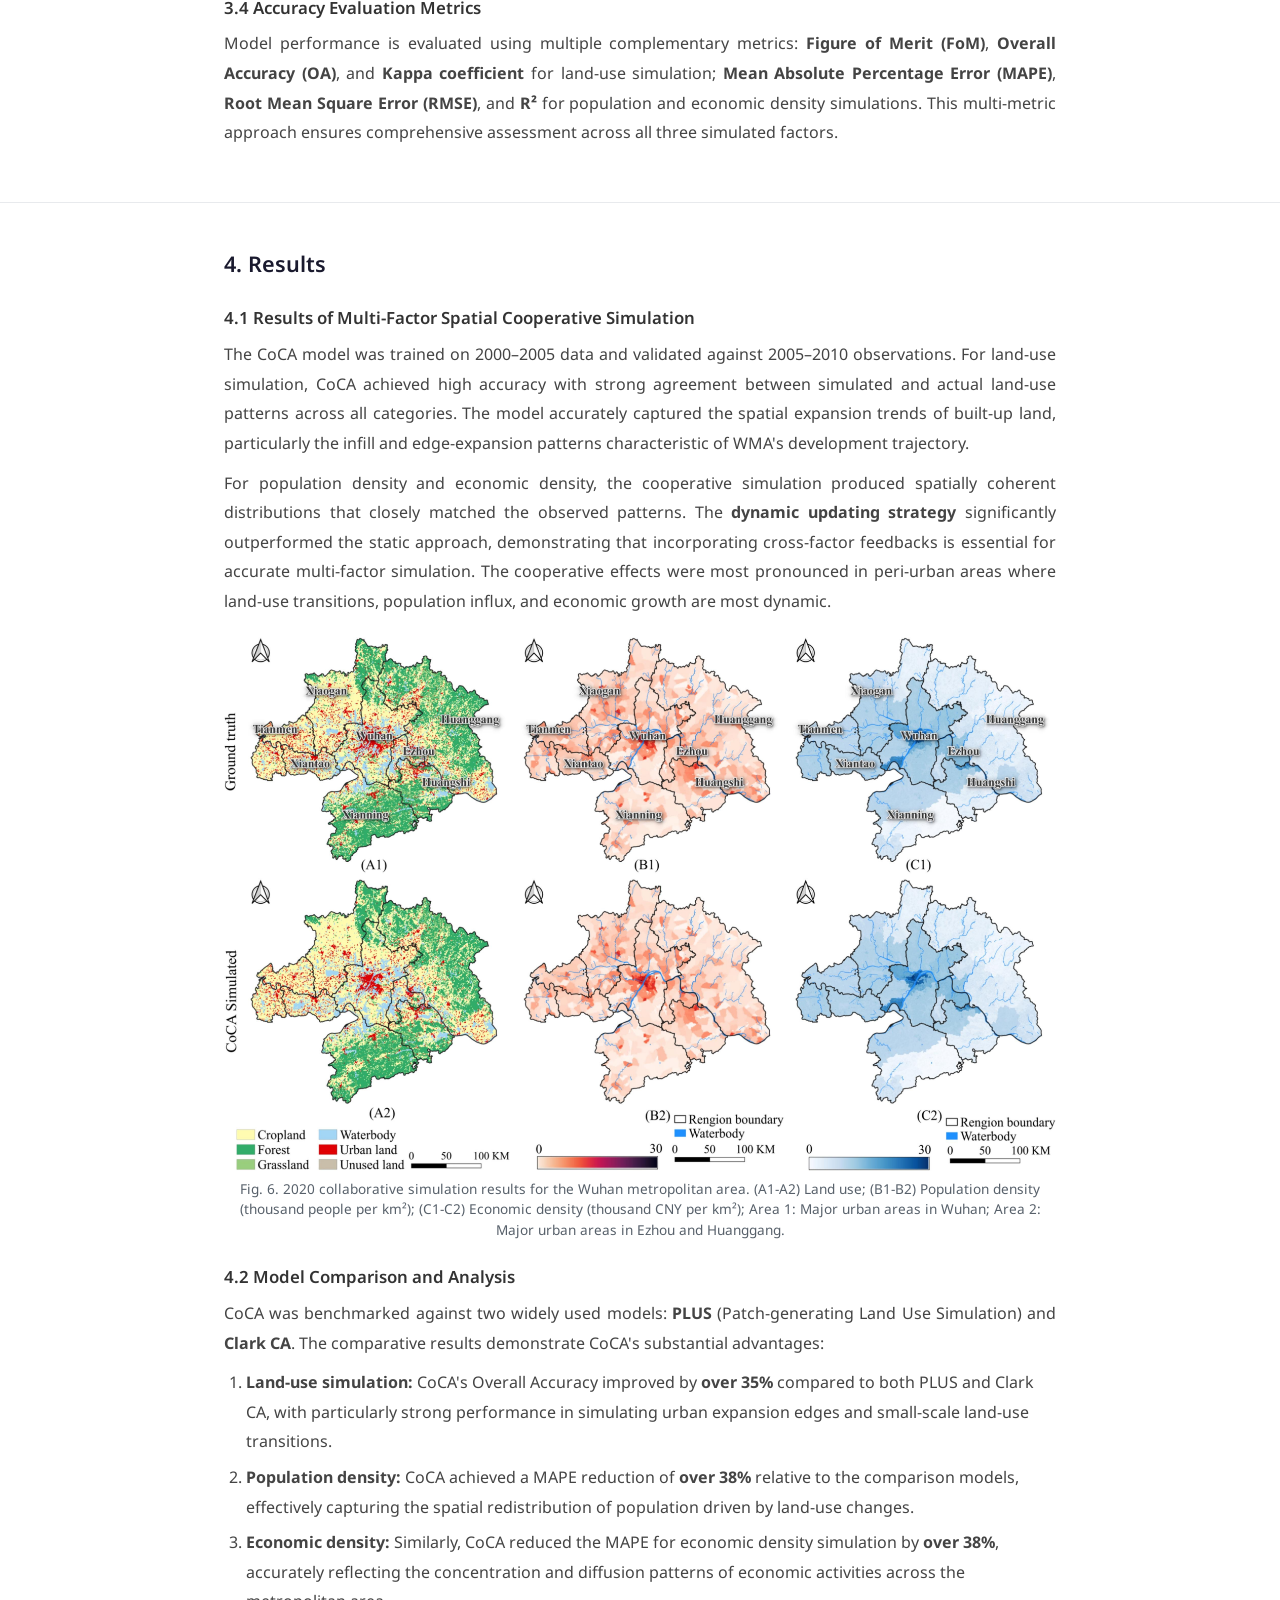
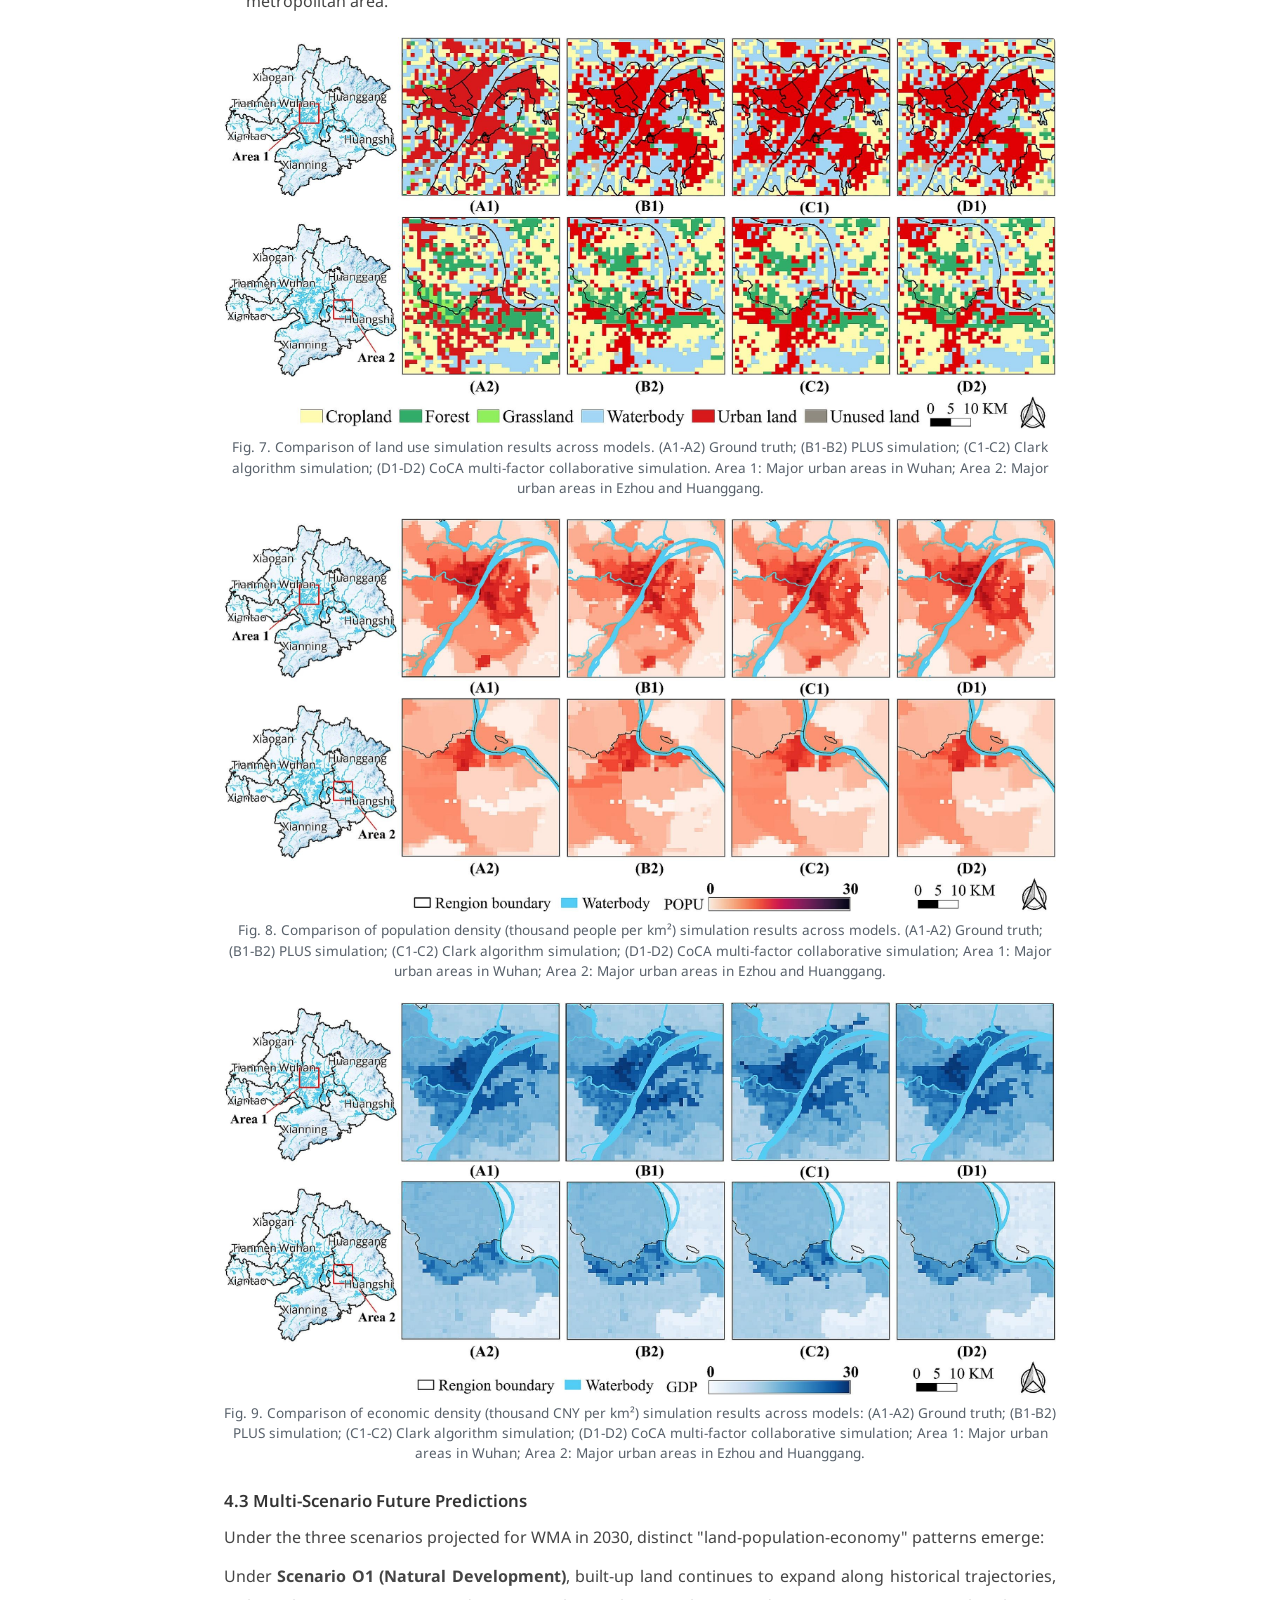
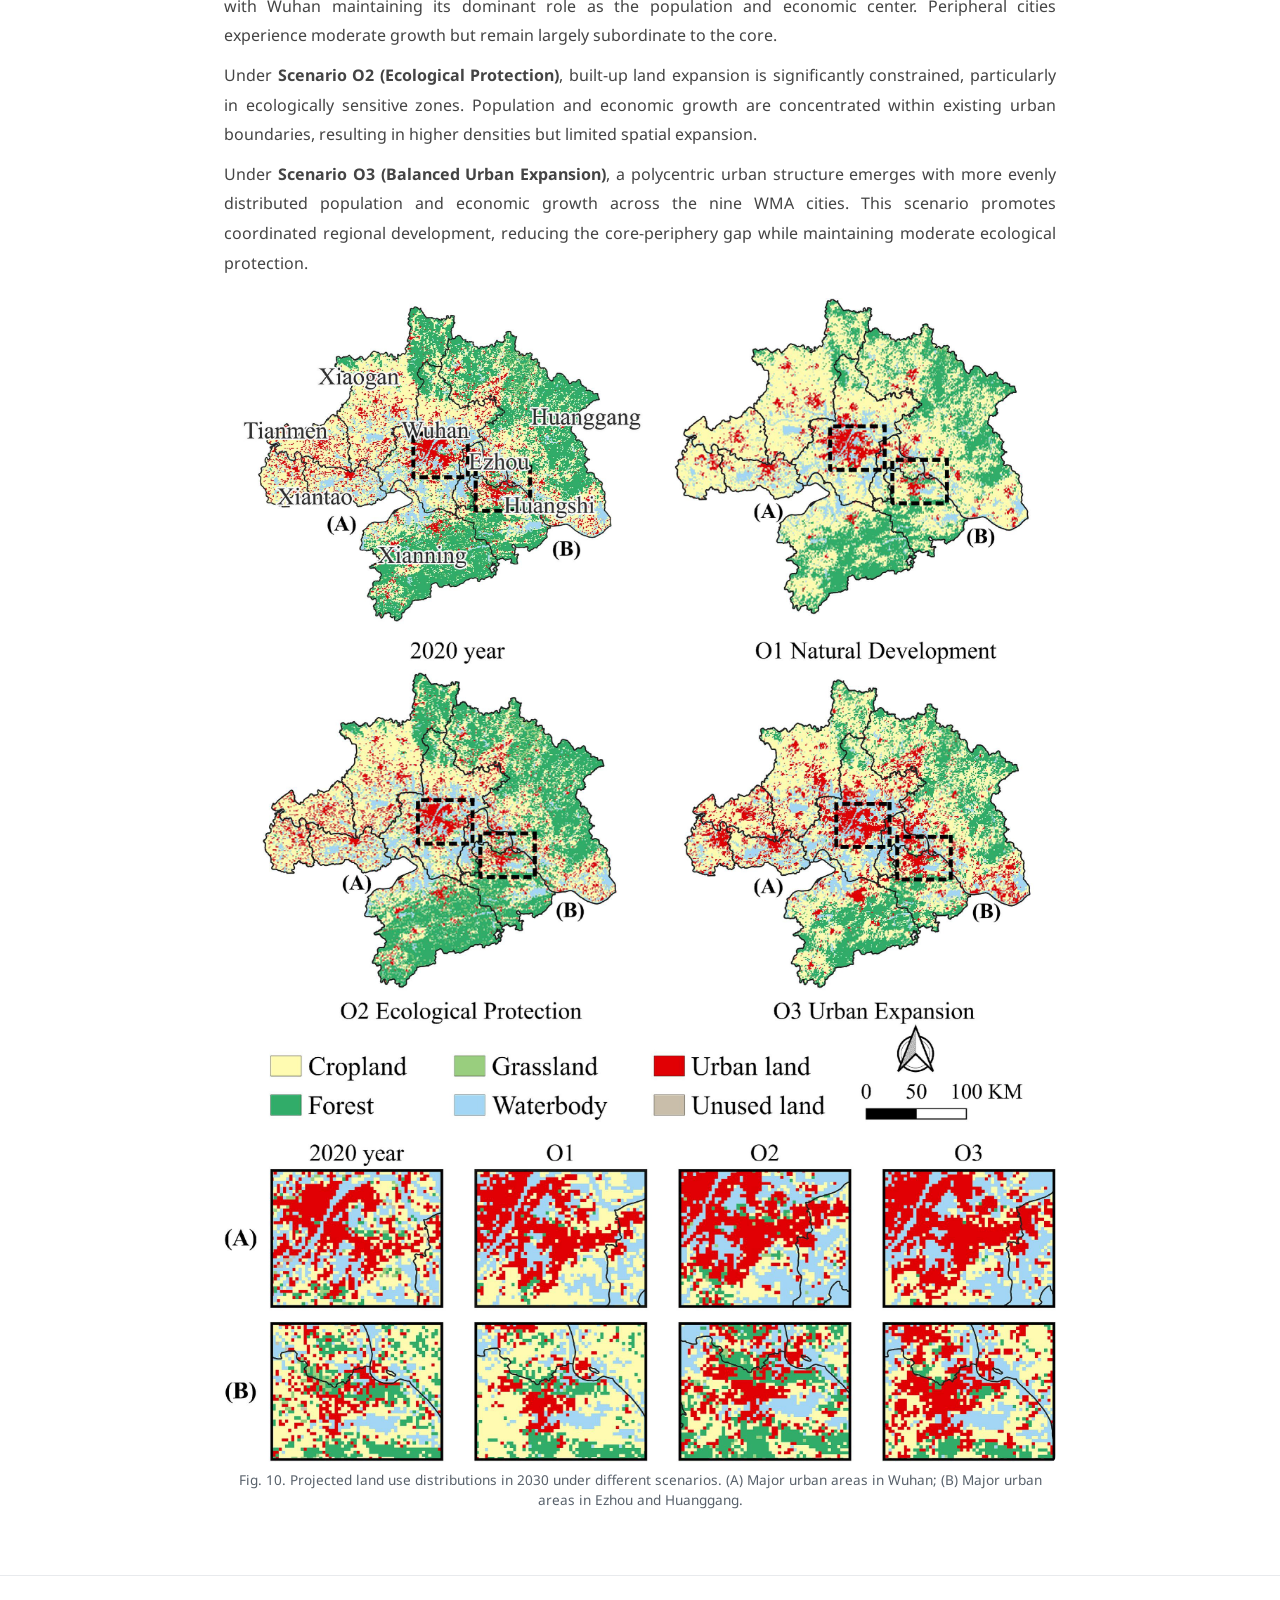
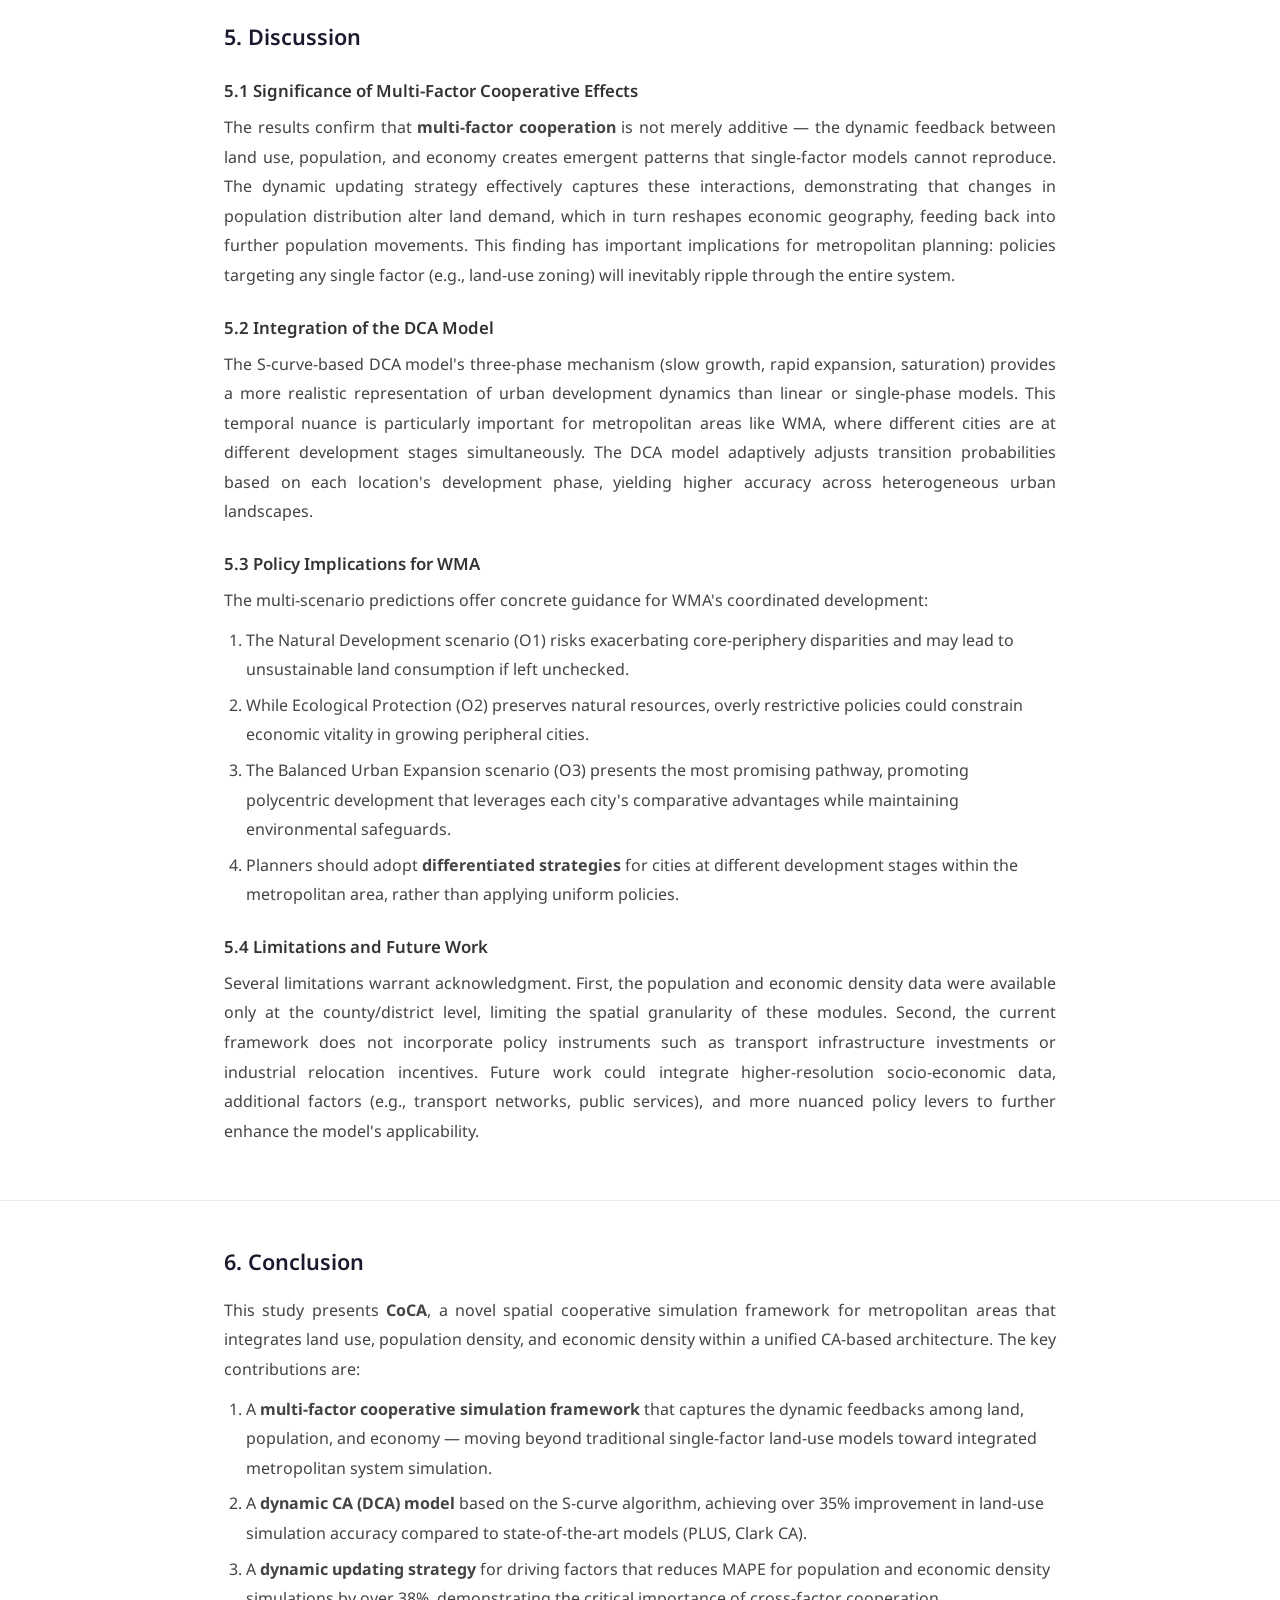
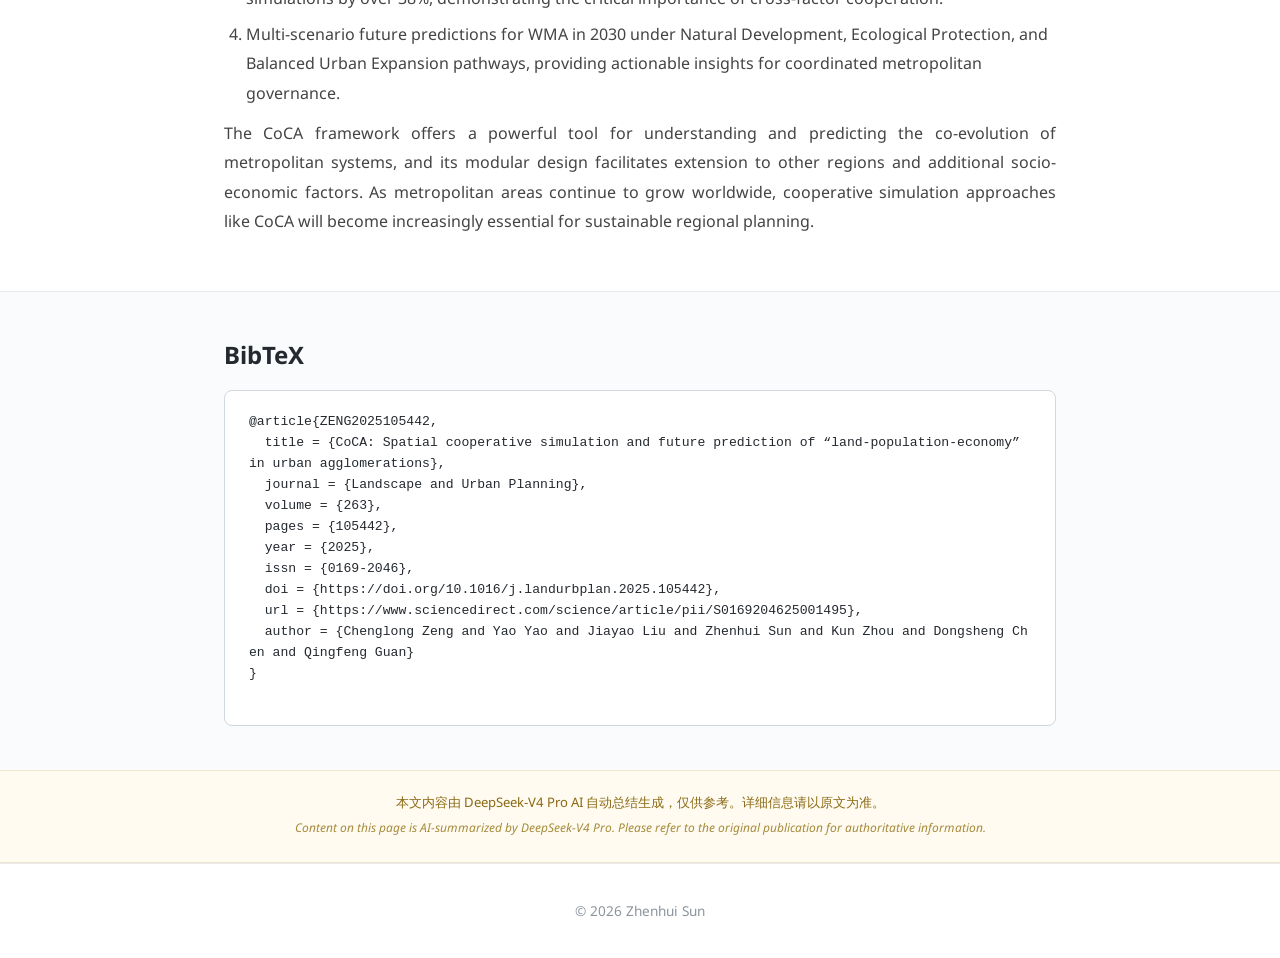
<file: papers/coca-spatial-cooperative-simulation.html>
<!DOCTYPE html>
<html lang="en">
<head>
  <meta charset="utf-8">
  <meta name="viewport" content="width=device-width, initial-scale=1">
  <title>CoCA | Zhenhui Sun</title>
  <link href="https://fonts.googleapis.com/css2?family=Google+Sans:wght@400;500;600;700&family=Noto+Sans:ital,wght@0,400;0,600;1,400&display=swap" rel="stylesheet">
  <link rel="stylesheet" href="../static/css/papers.css">
  <link rel="icon" href="data:,">
</head>
<body>

<nav class="back-nav">
  <div class="container">
    <a href="../">Zhenhui Sun</a>
  </div>
</nav>

<header class="hero">
  <div class="container">
    <span class="venue-tag">Landscape and Urban Planning · 2025</span>
    <h1>CoCA: Spatial cooperative simulation and future prediction of "land-population-economy" in urban agglomerations</h1>
    <p class="authors">
      Chenglong Zeng, Yao Yao*, Jiayao Liu, <strong>Zhenhui Sun</strong>, Kun Zhou, Dongsheng Chen, Qingfeng Guan
    </p>
    <p class="note">* Corresponding author.</p>
    <p class="venue">Landscape and Urban Planning · Volume 263 · 2025</p>
    <p class="meta">DOI: <a href="https://doi.org/10.1016/j.landurbplan.2025.105442" target="_blank">10.1016/j.landurbplan.2025.105442</a></p>
    <div class="links">
      <a href="https://doi.org/10.1016/j.landurbplan.2025.105442" target="_blank">Paper</a>
      <a href="https://doi.org/10.1016/j.landurbplan.2025.105442" target="_blank">DOI</a>
      <a href="#" class="disabled">Code</a>
    </div>
  </div>
</header>

<section class="teaser">
  <div class="container">
    <img src="../static/images/coca-teaser.png" alt="CoCA Teaser"
         onerror="this.parentElement.innerHTML='<div class=\'placeholder\'>Teaser image — place at static/images/coca-teaser.png</div>'">
  </div>
</section>

<section class="section">
  <div class="container">
    <h2>Abstract</h2>
    <p>
      Urbanization pushes cities to develop into metropolitan areas, resulting in increasingly complex interactions
      among land use, population, and the economy. Traditional simulations often neglect cross-factor impacts,
      limiting their ability to capture the coupled dynamics of metropolitan systems. This study proposes a novel
      <strong>CoCA (Cooperative Cellular Automata)</strong> framework that integrates a Dynamic CA model (DCA, based on the
      S-curve algorithm) with a highly accurate patch-generation land use model. The CoCA framework includes three
      integrated modules — <strong>land use</strong>, <strong>population density</strong>, and <strong>economic density</strong> — enabling
      cooperative simulation of the "land-population-economy" triad. A dynamic updating strategy for driving factors
      is introduced to quantify multi-factor cooperative effects. Model verification using actual data from the
      <strong>Wuhan Metropolitan Area (WMA)</strong> demonstrates that CoCA not only maintains high accuracy in land use
      simulations but also achieves notable improvements in population and economic density simulations. Compared to
      the widely used PLUS and Clark CA models, land use simulation accuracy increased by <strong>over 35%</strong>, while the
      Mean Absolute Percentage Error for population and economic density simulations decreased by <strong>over 38%</strong>.
      Based on the dynamic updating strategy, three future scenarios were projected for WMA in 2030: Natural
      Development (O1), Ecological Protection (O2), and Balanced Urban Expansion (O3). This research provides a
      reference for exploring the impacts of multi-factor cooperation on simulation accuracy and offers practical
      guidance for coordinated development planning in metropolitan areas.
    </p>
    <div class="keywords">
      <span>Keywords: </span>
      <span class="tag">Spatial cooperative simulation</span>
      <span class="tag">Cellular automata</span>
      <span class="tag">Multi-factor collaborative simulation</span>
      <span class="tag">Metropolitan area</span>
      <span class="tag">Land-population-economy</span>
    </div>
  </div>
</section>

<!-- ===== 1. Introduction ===== -->
<section class="section">
  <div class="container">
    <h2>1. Introduction</h2>
    <p>
      With the acceleration of global urbanization, individual cities are progressively merging into large-scale
      metropolitan areas characterized by highly interconnected social, economic, and spatial systems. In these
      complex regions, the interactions among <strong>land use</strong>, <strong>population distribution</strong>, and
      <strong>economic activity</strong> are the three most representative factors shaping metropolitan dynamics.
      Understanding and forecasting how these three factors co-evolve is essential for sustainable urban and
      regional planning.
    </p>
    <p>
      Recent advances in land-use simulation have produced powerful models such as Cellular Automata (CA),
      Artificial Neural Networks (ANN), CLUE-S, FLUS, and PLUS. While these models can effectively predict
      land-use transitions at fine spatial resolutions, they typically operate on a <strong>single-factor basis</strong>
      — simulating land-use change alone without incorporating the coupled effects of population and economic
      dynamics. Conversely, approaches such as System Dynamics (SD) or intelligent prediction models
      (e.g., grey models, neural networks) can forecast population and economic trends at aggregate scales,
      but they lack the spatial resolution needed to capture <strong>intra-metropolitan heterogeneity</strong>.
    </p>
    <p>
      To bridge this gap, this paper proposes the <strong>CoCA (Cooperative Cellular Automata)</strong> framework —
      a novel multi-factor cooperative simulation model that seamlessly integrates land use, population density,
      and economic density within a unified CA-based architecture. The key innovations are threefold: (1) a
      <strong>dynamic CA model</strong> (DCA) based on the S-curve algorithm that adaptively adjusts transition
      probabilities across simulation phases; (2) a <strong>dynamic updating strategy</strong> for driving factors that
      captures cross-factor cooperative effects; and (3) a multi-scenario prediction module that projects future
      "land-population-economy" patterns under diverse policy pathways. We validate CoCA through a comprehensive
      case study in the <strong>Wuhan Metropolitan Area (WMA)</strong>, demonstrating significant accuracy gains
      over state-of-the-art models and providing actionable insights for coordinated metropolitan development.
    </p>
  </div>
</section>

<!-- ===== 2. Study Area and Dataset ===== -->
<section class="section">
  <div class="container">
    <h2>2. Study Area and Dataset</h2>
    <p>
      The <strong>Wuhan Metropolitan Area (WMA)</strong>, located in central China, encompasses nine prefecture-level
      cities including the core city of Wuhan and surrounding cities such as Huangshi, Ezhou, Xiaogan, Huanggang,
      Xianning, Xiantao, Qianjiang, and Tianmen. Covering a total area of approximately <strong>57,800 km²</strong>,
      WMA is one of China's most rapidly developing metropolitan regions and serves as a critical node in the
      Yangtze River Economic Belt. The area exhibits pronounced spatial heterogeneity in land-use patterns,
      population density, and economic development levels, making it an ideal testbed for cooperative multi-factor
      simulation.
    </p>
    <p>
      The dataset for this study comprises: (1) <strong>land-use data</strong> for the years 2000, 2005, and 2010
      at 30 m resolution; (2) <strong>population density</strong> and <strong>economic density (GDP)</strong> data at
      the county/district level for corresponding years; and (3) a suite of <strong>spatial driving factors</strong>
      including elevation, slope, distances to railways, highways, main roads, city centers, and water bodies.
      Data from 2000–2005 were used for model training, and 2005–2010 data served as the validation period.
    </p>
  </div>
</section>

<!-- ===== 3. Methodology ===== -->
<section class="section">
  <div class="container">
    <h2>3. Methodology</h2>

    <figure>
      <img src="../static/images/coca-fig3-framework.jpg" alt="CoCA research framework">
      <figcaption>Fig. 3. Research framework of the spatial collaborative simulation.</figcaption>
    </figure>

    <h3>3.1 Factor Simulation Based on Cellular Automata</h3>
    <p>
      The core of CoCA is the <strong>Dynamic CA (DCA)</strong> model, which extends traditional CA by incorporating
      the S-curve algorithm to dynamically adjust land-use transition probabilities across three simulation phases:
      an initial slow-growth phase, a rapid-expansion phase, and a saturation phase. This three-phase mechanism
      better reflects the real-world dynamics of urban growth. For each cell, the suitability probability
      <em>P</em> is calculated as a weighted combination of multiple driving factors, with weights determined through
      logistic regression or machine learning methods.
    </p>

    <h3>3.2 Multi-Factor Spatial Cooperative Simulation</h3>
    <p>
      The CoCA framework integrates <strong>three cooperative modules</strong> — land use, population density, and
      economic density — within a unified simulation system. The novelty lies in the <strong>dynamic updating
      strategy</strong>: after each land-use iteration, the updated land-use pattern feeds back into the population
      and economic modules, and vice versa. This creates a closed-loop cooperative mechanism where changes in one
      factor influence the simulation of others, capturing the intricate feedbacks among land development,
      population migration, and economic growth.
    </p>
    <p>
      Specifically, the cooperative simulation proceeds as follows: (1) the DCA model simulates land-use
      transitions based on current driving factors; (2) population density is updated using land-use-dependent
      allocation rules; (3) economic density is distributed according to population and land-use patterns;
      (4) the updated population and economic distributions are fed back as new driving factors for the next
      land-use iteration. Additionally, a <strong>patch-generation strategy</strong> ensures that simulated urban
      patches maintain realistic morphological characteristics rather than producing scattered, fragmented patterns.
    </p>

    <figure>
      <img src="../static/images/coca-fig4-collaborative-process.jpg" alt="Collaborative simulation model process flow">
      <figcaption>Fig. 4. Process flow of the collaborative simulation model.</figcaption>
    </figure>

    <figure>
      <img src="../static/images/coca-fig5-dynamic-update.jpg" alt="Stepwise dynamic driving factor update process">
      <figcaption>Fig. 5. Stepwise dynamic driving factor update process flow.</figcaption>
    </figure>

    <h3>3.3 Multi-Scenario Prediction</h3>
    <p>
      To explore alternative future pathways, three policy-oriented scenarios were designed for WMA in 2030:
    </p>
    <ol>
      <li><strong>O1 — Natural Development:</strong> Land-use, population, and economic changes follow historical
      trends without additional policy interventions. Transition probabilities are derived directly from the
      calibrated DCA model using historical patterns.</li>
      <li><strong>O2 — Ecological Protection:</strong> Ecological land types (forest, grassland, water bodies) are
      strictly protected from conversion to built-up land. Development is constrained to existing urban areas,
      prioritizing environmental sustainability over rapid expansion.</li>
      <li><strong>O3 — Balanced Urban Expansion:</strong> Moderate development restrictions promote balanced growth
      across all nine cities in WMA, encouraging polycentric urban structures and coordinated regional
      development rather than core-city dominance.</li>
    </ol>

    <h3>3.4 Accuracy Evaluation Metrics</h3>
    <p>
      Model performance is evaluated using multiple complementary metrics: <strong>Figure of Merit (FoM)</strong>,
      <strong>Overall Accuracy (OA)</strong>, and <strong>Kappa coefficient</strong> for land-use simulation;
      <strong>Mean Absolute Percentage Error (MAPE)</strong>, <strong>Root Mean Square Error (RMSE)</strong>, and
      <strong>R²</strong> for population and economic density simulations. This multi-metric approach ensures
      comprehensive assessment across all three simulated factors.
    </p>
  </div>
</section>

<!-- ===== 4. Results ===== -->
<section class="section">
  <div class="container">
    <h2>4. Results</h2>

    <h3>4.1 Results of Multi-Factor Spatial Cooperative Simulation</h3>
    <p>
      The CoCA model was trained on 2000–2005 data and validated against 2005–2010 observations. For land-use
      simulation, CoCA achieved high accuracy with strong agreement between simulated and actual land-use patterns
      across all categories. The model accurately captured the spatial expansion trends of built-up land,
      particularly the infill and edge-expansion patterns characteristic of WMA's development trajectory.
    </p>
    <p>
      For population density and economic density, the cooperative simulation produced spatially coherent
      distributions that closely matched the observed patterns. The <strong>dynamic updating strategy</strong>
      significantly outperformed the static approach, demonstrating that incorporating cross-factor feedbacks
      is essential for accurate multi-factor simulation. The cooperative effects were most pronounced in
      peri-urban areas where land-use transitions, population influx, and economic growth are most dynamic.
    </p>

    <figure>
      <img src="../static/images/coca-fig6-simulation-results.jpg" alt="2020 collaborative simulation results for WMA">
      <figcaption>Fig. 6. 2020 collaborative simulation results for the Wuhan metropolitan area. (A1-A2) Land use; (B1-B2) Population density (thousand people per km²); (C1-C2) Economic density (thousand CNY per km²); Area 1: Major urban areas in Wuhan; Area 2: Major urban areas in Ezhou and Huanggang.</figcaption>
    </figure>

    <h3>4.2 Model Comparison and Analysis</h3>
    <p>
      CoCA was benchmarked against two widely used models: <strong>PLUS</strong> (Patch-generating Land Use
      Simulation) and <strong>Clark CA</strong>. The comparative results demonstrate CoCA's substantial advantages:
    </p>
    <ol>
      <li><strong>Land-use simulation:</strong> CoCA's Overall Accuracy improved by <strong>over 35%</strong> compared to
      both PLUS and Clark CA, with particularly strong performance in simulating urban expansion edges and
      small-scale land-use transitions.</li>
      <li><strong>Population density:</strong> CoCA achieved a MAPE reduction of <strong>over 38%</strong> relative to
      the comparison models, effectively capturing the spatial redistribution of population driven by land-use
      changes.</li>
      <li><strong>Economic density:</strong> Similarly, CoCA reduced the MAPE for economic density simulation by
      <strong>over 38%</strong>, accurately reflecting the concentration and diffusion patterns of economic
      activities across the metropolitan area.</li>
    </ol>

    <figure>
      <img src="../static/images/coca-fig7-landuse-comparison.jpg" alt="Comparison of land use simulation results across models">
      <figcaption>Fig. 7. Comparison of land use simulation results across models. (A1-A2) Ground truth; (B1-B2) PLUS simulation; (C1-C2) Clark algorithm simulation; (D1-D2) CoCA multi-factor collaborative simulation. Area 1: Major urban areas in Wuhan; Area 2: Major urban areas in Ezhou and Huanggang.</figcaption>
    </figure>

    <figure>
      <img src="../static/images/coca-fig8-population-comparison.jpg" alt="Comparison of population density simulation results across models">
      <figcaption>Fig. 8. Comparison of population density (thousand people per km²) simulation results across models. (A1-A2) Ground truth; (B1-B2) PLUS simulation; (C1-C2) Clark algorithm simulation; (D1-D2) CoCA multi-factor collaborative simulation; Area 1: Major urban areas in Wuhan; Area 2: Major urban areas in Ezhou and Huanggang.</figcaption>
    </figure>

    <figure>
      <img src="../static/images/coca-fig9-economic-comparison.jpg" alt="Comparison of economic density simulation results across models">
      <figcaption>Fig. 9. Comparison of economic density (thousand CNY per km²) simulation results across models: (A1-A2) Ground truth; (B1-B2) PLUS simulation; (C1-C2) Clark algorithm simulation; (D1-D2) CoCA multi-factor collaborative simulation; Area 1: Major urban areas in Wuhan; Area 2: Major urban areas in Ezhou and Huanggang.</figcaption>
    </figure>

    <h3>4.3 Multi-Scenario Future Predictions</h3>
    <p>
      Under the three scenarios projected for WMA in 2030, distinct "land-population-economy" patterns emerge:
    </p>
    <p>
      Under <strong>Scenario O1 (Natural Development)</strong>, built-up land continues to expand along historical
      trajectories, with Wuhan maintaining its dominant role as the population and economic center. Peripheral
      cities experience moderate growth but remain largely subordinate to the core.
    </p>
    <p>
      Under <strong>Scenario O2 (Ecological Protection)</strong>, built-up land expansion is significantly
      constrained, particularly in ecologically sensitive zones. Population and economic growth are concentrated
      within existing urban boundaries, resulting in higher densities but limited spatial expansion.
    </p>
    <p>
      Under <strong>Scenario O3 (Balanced Urban Expansion)</strong>, a polycentric urban structure emerges with
      more evenly distributed population and economic growth across the nine WMA cities. This scenario promotes
      coordinated regional development, reducing the core-periphery gap while maintaining moderate ecological
      protection.
    </p>

    <figure>
      <img src="../static/images/coca-fig10-projected-2030.jpg" alt="Projected land use distributions in 2030 under different scenarios">
      <figcaption>Fig. 10. Projected land use distributions in 2030 under different scenarios. (A) Major urban areas in Wuhan; (B) Major urban areas in Ezhou and Huanggang.</figcaption>
    </figure>
  </div>
</section>

<!-- ===== 5. Discussion ===== -->
<section class="section">
  <div class="container">
    <h2>5. Discussion</h2>

    <h3>5.1 Significance of Multi-Factor Cooperative Effects</h3>
    <p>
      The results confirm that <strong>multi-factor cooperation</strong> is not merely additive — the dynamic
      feedback between land use, population, and economy creates emergent patterns that single-factor models
      cannot reproduce. The dynamic updating strategy effectively captures these interactions, demonstrating
      that changes in population distribution alter land demand, which in turn reshapes economic geography,
      feeding back into further population movements. This finding has important implications for metropolitan
      planning: policies targeting any single factor (e.g., land-use zoning) will inevitably ripple through
      the entire system.
    </p>

    <h3>5.2 Integration of the DCA Model</h3>
    <p>
      The S-curve-based DCA model's three-phase mechanism (slow growth, rapid expansion, saturation) provides
      a more realistic representation of urban development dynamics than linear or single-phase models. This
      temporal nuance is particularly important for metropolitan areas like WMA, where different cities are
      at different development stages simultaneously. The DCA model adaptively adjusts transition probabilities
      based on each location's development phase, yielding higher accuracy across heterogeneous urban landscapes.
    </p>

    <h3>5.3 Policy Implications for WMA</h3>
    <p>
      The multi-scenario predictions offer concrete guidance for WMA's coordinated development:
    </p>
    <ol>
      <li>The Natural Development scenario (O1) risks exacerbating core-periphery disparities and may lead to
      unsustainable land consumption if left unchecked.</li>
      <li>While Ecological Protection (O2) preserves natural resources, overly restrictive policies could
      constrain economic vitality in growing peripheral cities.</li>
      <li>The Balanced Urban Expansion scenario (O3) presents the most promising pathway, promoting polycentric
      development that leverages each city's comparative advantages while maintaining environmental safeguards.</li>
      <li>Planners should adopt <strong>differentiated strategies</strong> for cities at different development
      stages within the metropolitan area, rather than applying uniform policies.</li>
    </ol>

    <h3>5.4 Limitations and Future Work</h3>
    <p>
      Several limitations warrant acknowledgment. First, the population and economic density data were available
      only at the county/district level, limiting the spatial granularity of these modules. Second, the current
      framework does not incorporate policy instruments such as transport infrastructure investments or
      industrial relocation incentives. Future work could integrate higher-resolution socio-economic data,
      additional factors (e.g., transport networks, public services), and more nuanced policy levers to further
      enhance the model's applicability.
    </p>
  </div>
</section>

<!-- ===== 6. Conclusion ===== -->
<section class="section">
  <div class="container">
    <h2>6. Conclusion</h2>
    <p>
      This study presents <strong>CoCA</strong>, a novel spatial cooperative simulation framework for metropolitan
      areas that integrates land use, population density, and economic density within a unified CA-based
      architecture. The key contributions are:
    </p>
    <ol>
      <li>A <strong>multi-factor cooperative simulation framework</strong> that captures the dynamic feedbacks among
      land, population, and economy — moving beyond traditional single-factor land-use models toward
      integrated metropolitan system simulation.</li>
      <li>A <strong>dynamic CA (DCA) model</strong> based on the S-curve algorithm, achieving over 35% improvement
      in land-use simulation accuracy compared to state-of-the-art models (PLUS, Clark CA).</li>
      <li>A <strong>dynamic updating strategy</strong> for driving factors that reduces MAPE for population and
      economic density simulations by over 38%, demonstrating the critical importance of cross-factor cooperation.</li>
      <li>Multi-scenario future predictions for WMA in 2030 under Natural Development, Ecological Protection,
      and Balanced Urban Expansion pathways, providing actionable insights for coordinated metropolitan governance.</li>
    </ol>
    <p>
      The CoCA framework offers a powerful tool for understanding and predicting the co-evolution of metropolitan
      systems, and its modular design facilitates extension to other regions and additional socio-economic factors.
      As metropolitan areas continue to grow worldwide, cooperative simulation approaches like CoCA will become
      increasingly essential for sustainable regional planning.
    </p>
  </div>
</section>

<!-- ===== BibTeX ===== -->
<section class="bibtex">
  <div class="container">
    <h2>BibTeX</h2>
    <pre>
@article{ZENG2025105442,
  title = {CoCA: Spatial cooperative simulation and future prediction of “land-population-economy” in urban agglomerations},
  journal = {Landscape and Urban Planning},
  volume = {263},
  pages = {105442},
  year = {2025},
  issn = {0169-2046},
  doi = {https://doi.org/10.1016/j.landurbplan.2025.105442},
  url = {https://www.sciencedirect.com/science/article/pii/S0169204625001495},
  author = {Chenglong Zeng and Yao Yao and Jiayao Liu and Zhenhui Sun and Kun Zhou and Dongsheng Chen and Qingfeng Guan}
}
    </pre>
  </div>
</section>

<div class="ai-summary-note">
  <div class="container">
    <p>本文内容由 DeepSeek-V4 Pro AI 自动总结生成，仅供参考。详细信息请以原文为准。</p>
    <p class="ai-summary-en">Content on this page is AI-summarized by DeepSeek-V4 Pro. Please refer to the original publication for authoritative information.</p>
  </div>
</div>

<footer class="footer">
  <div class="container">&copy; 2026 Zhenhui Sun</div>
</footer>

</body>
</html>
</file>
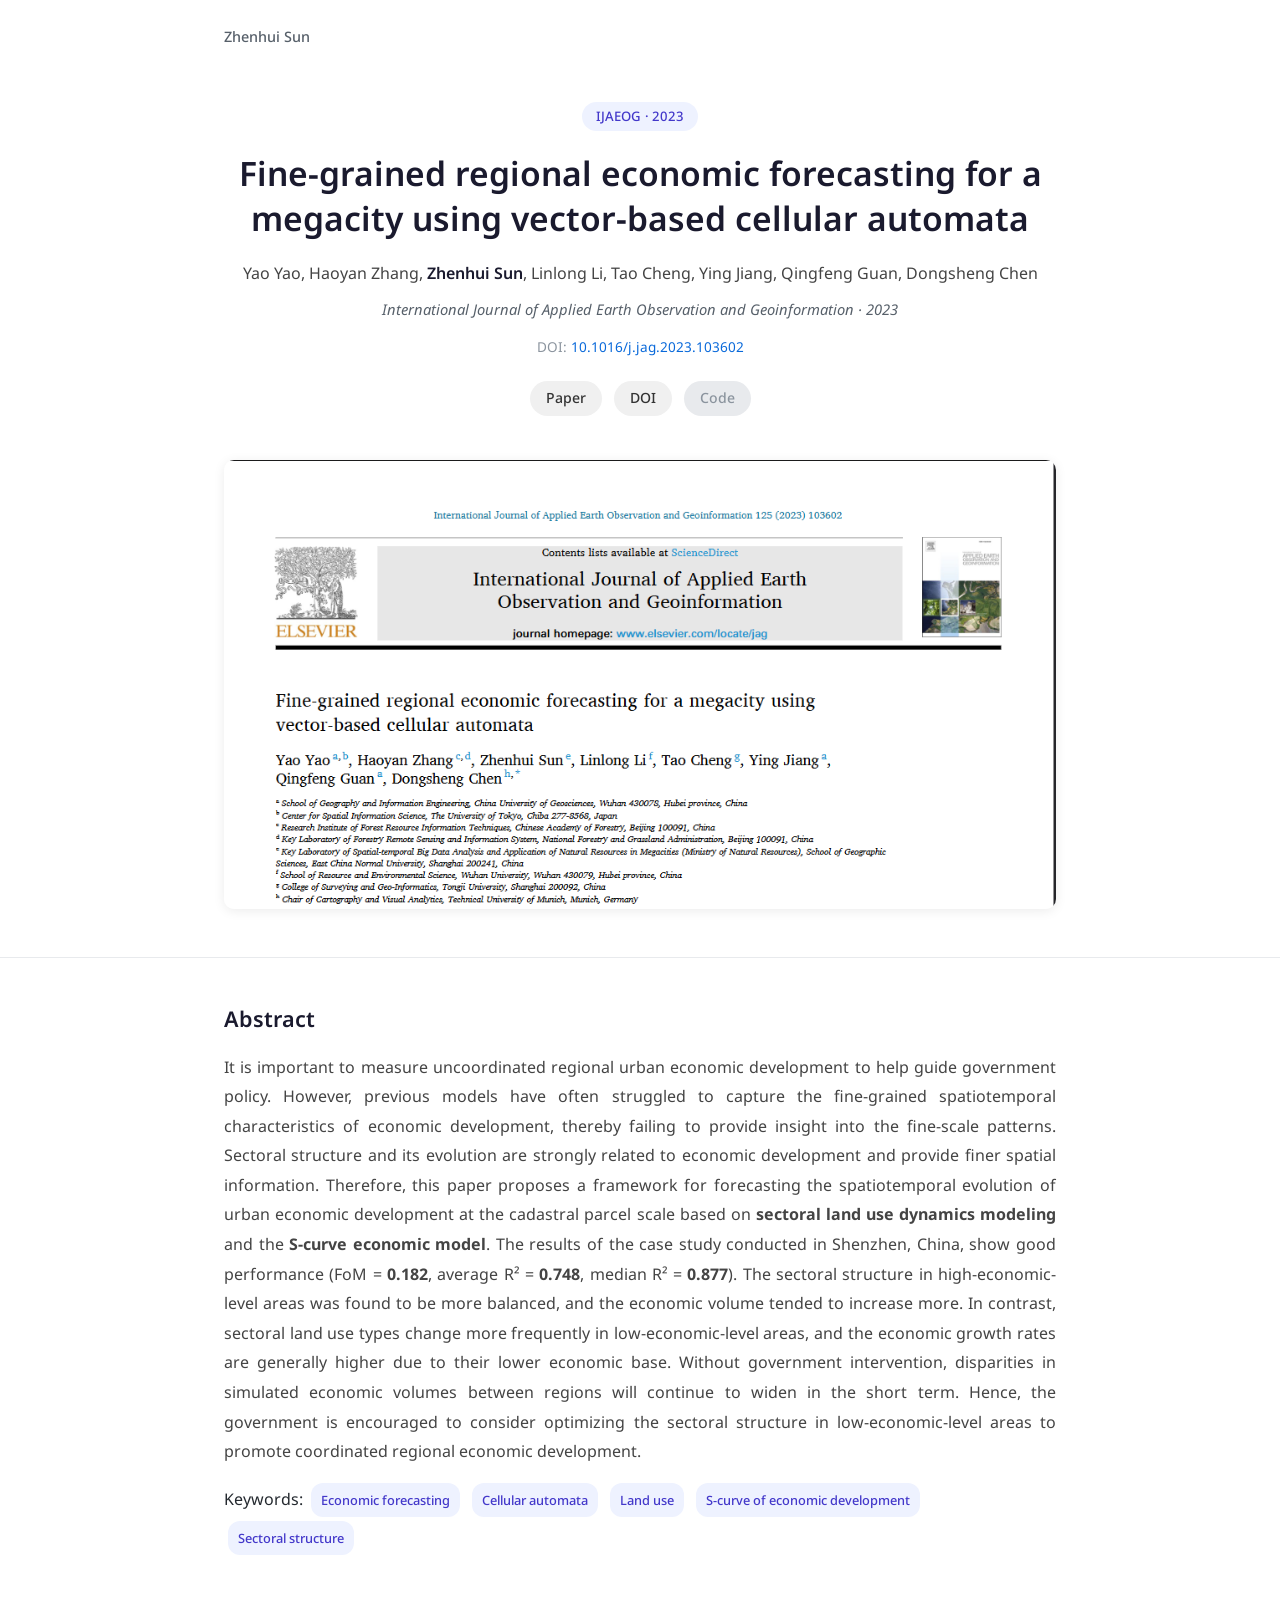
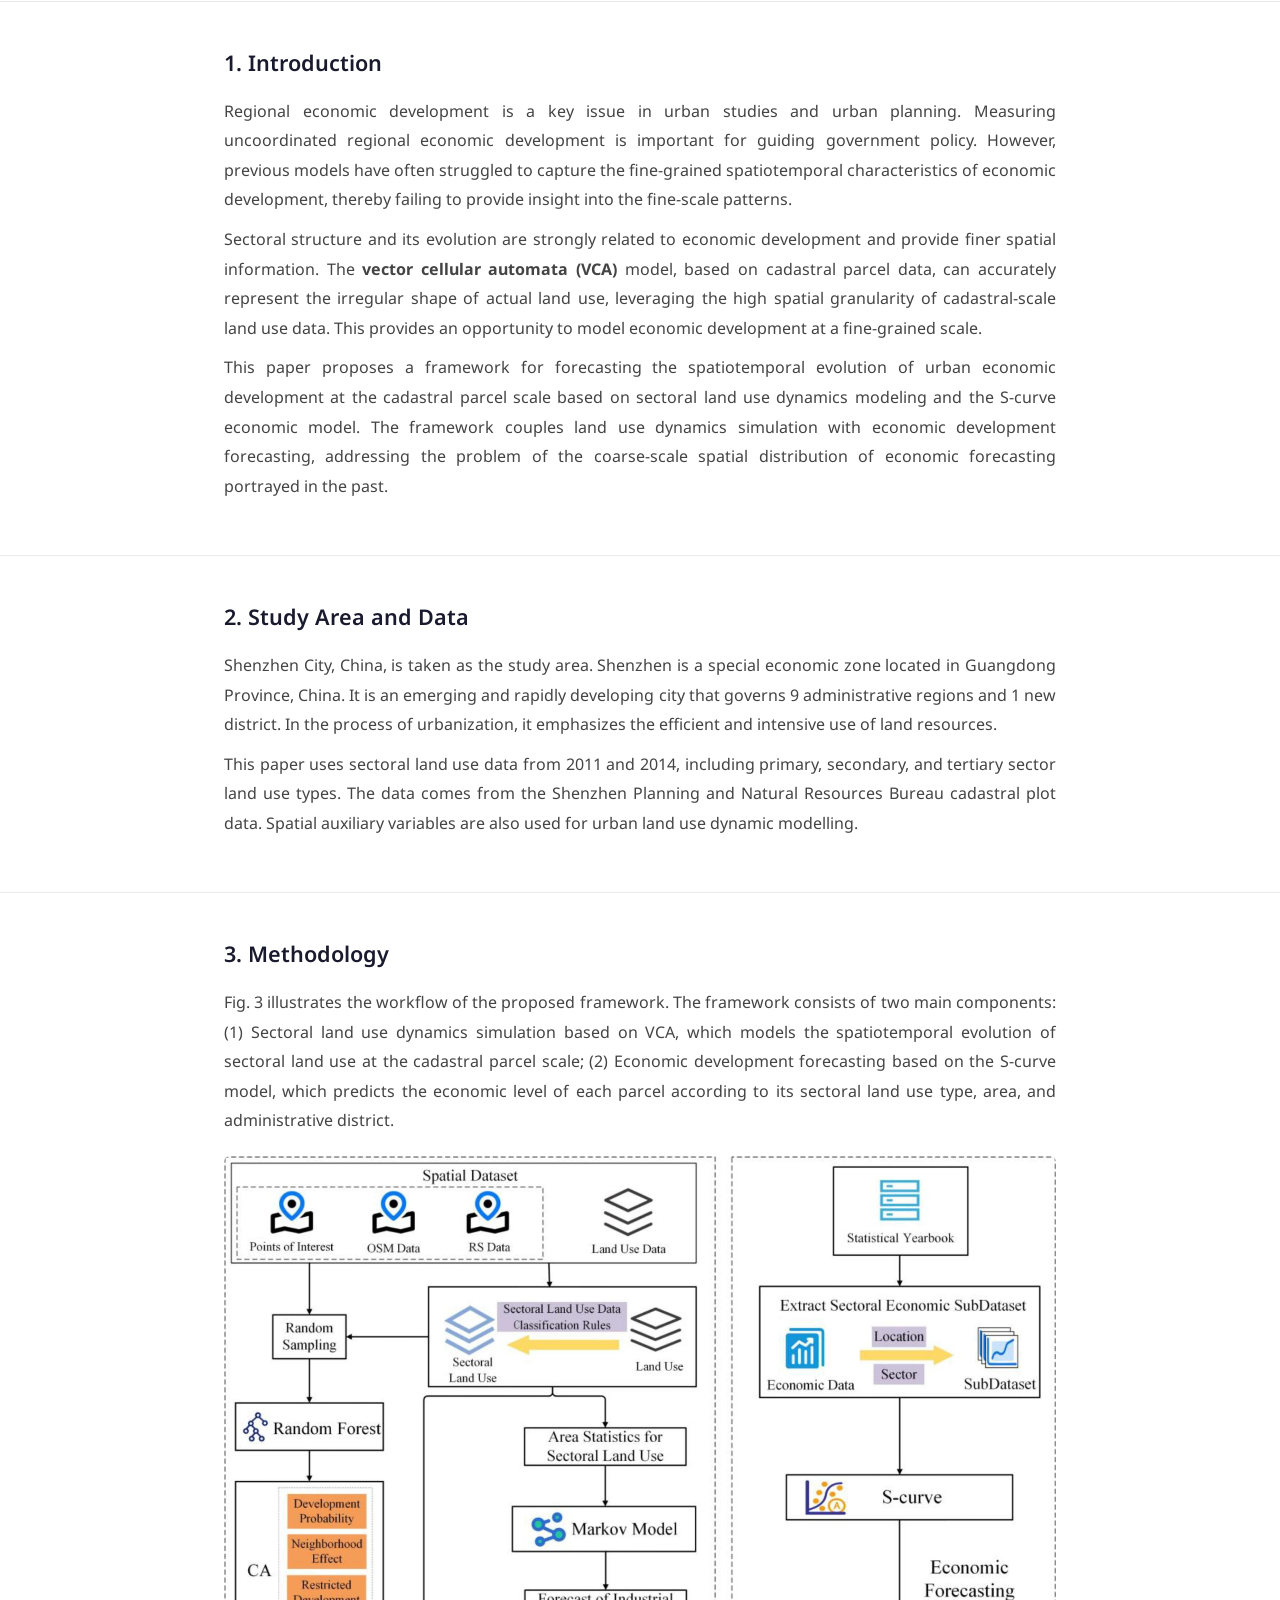
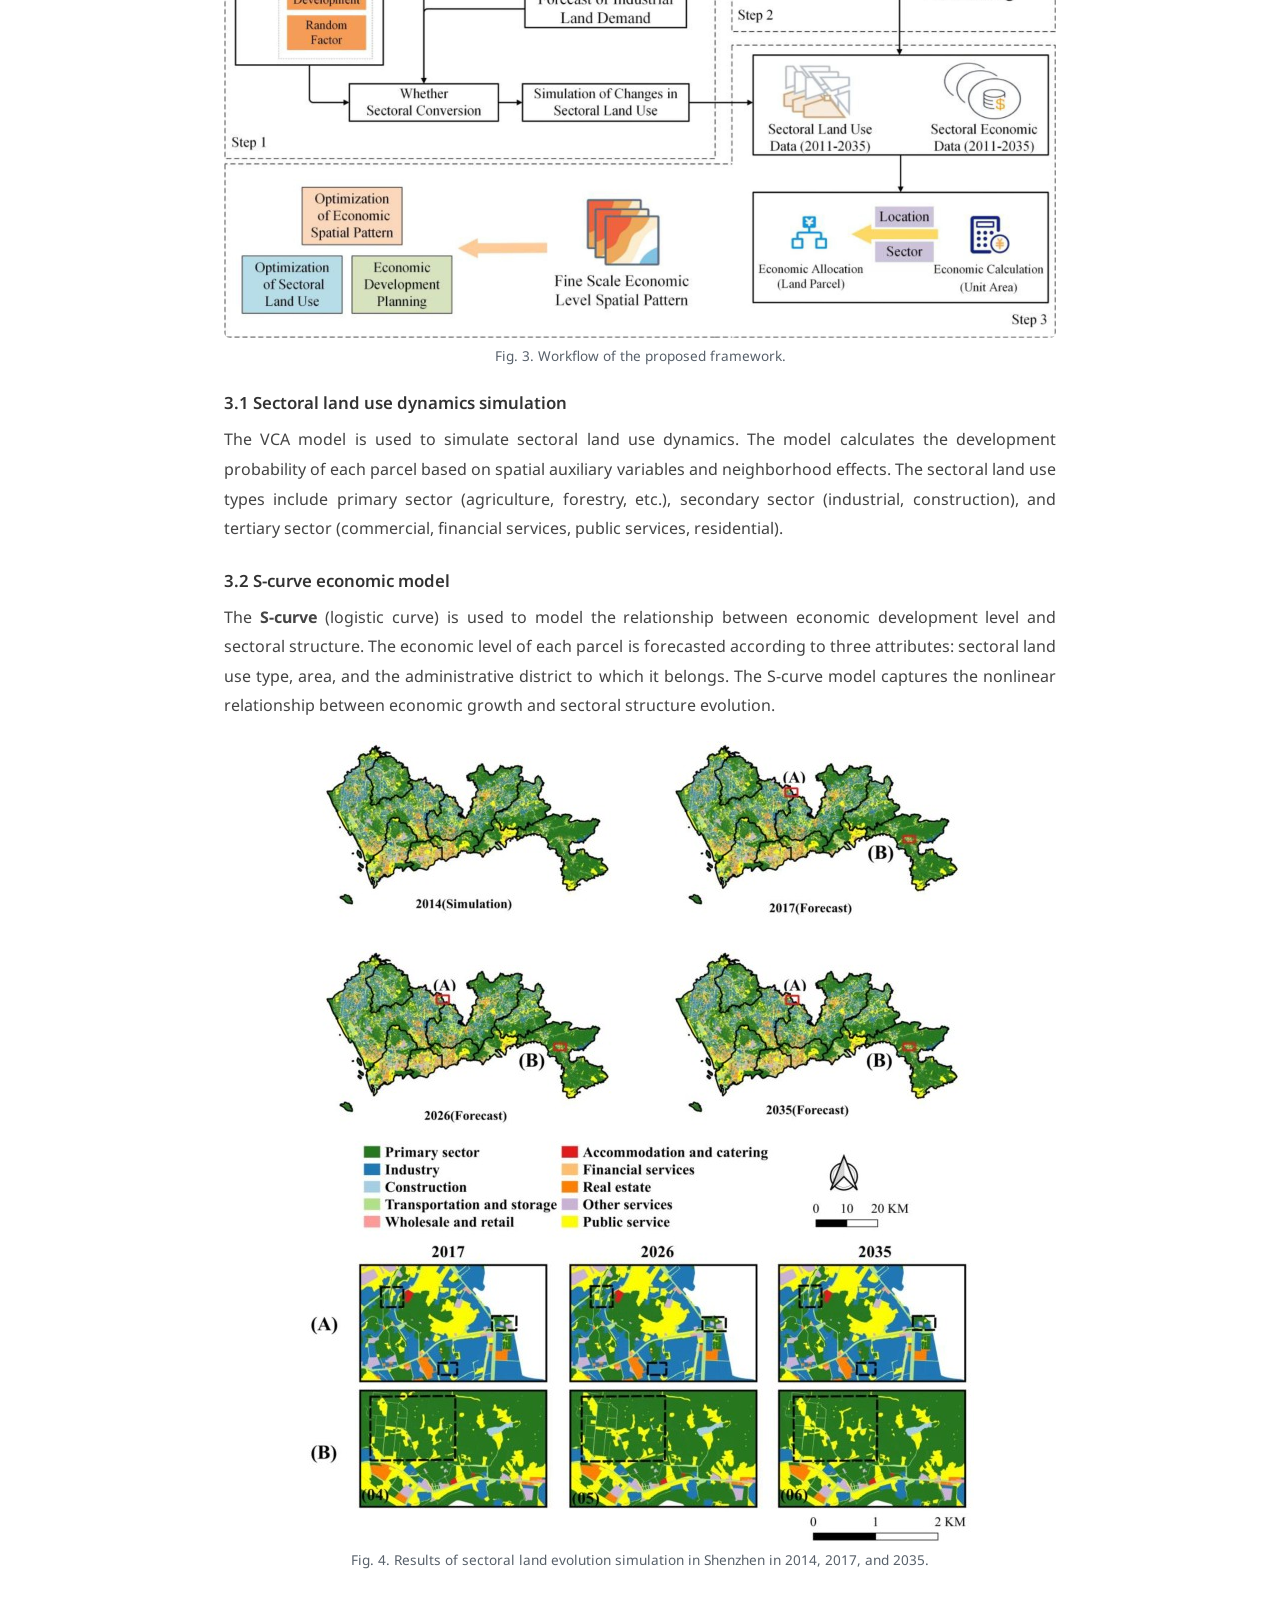
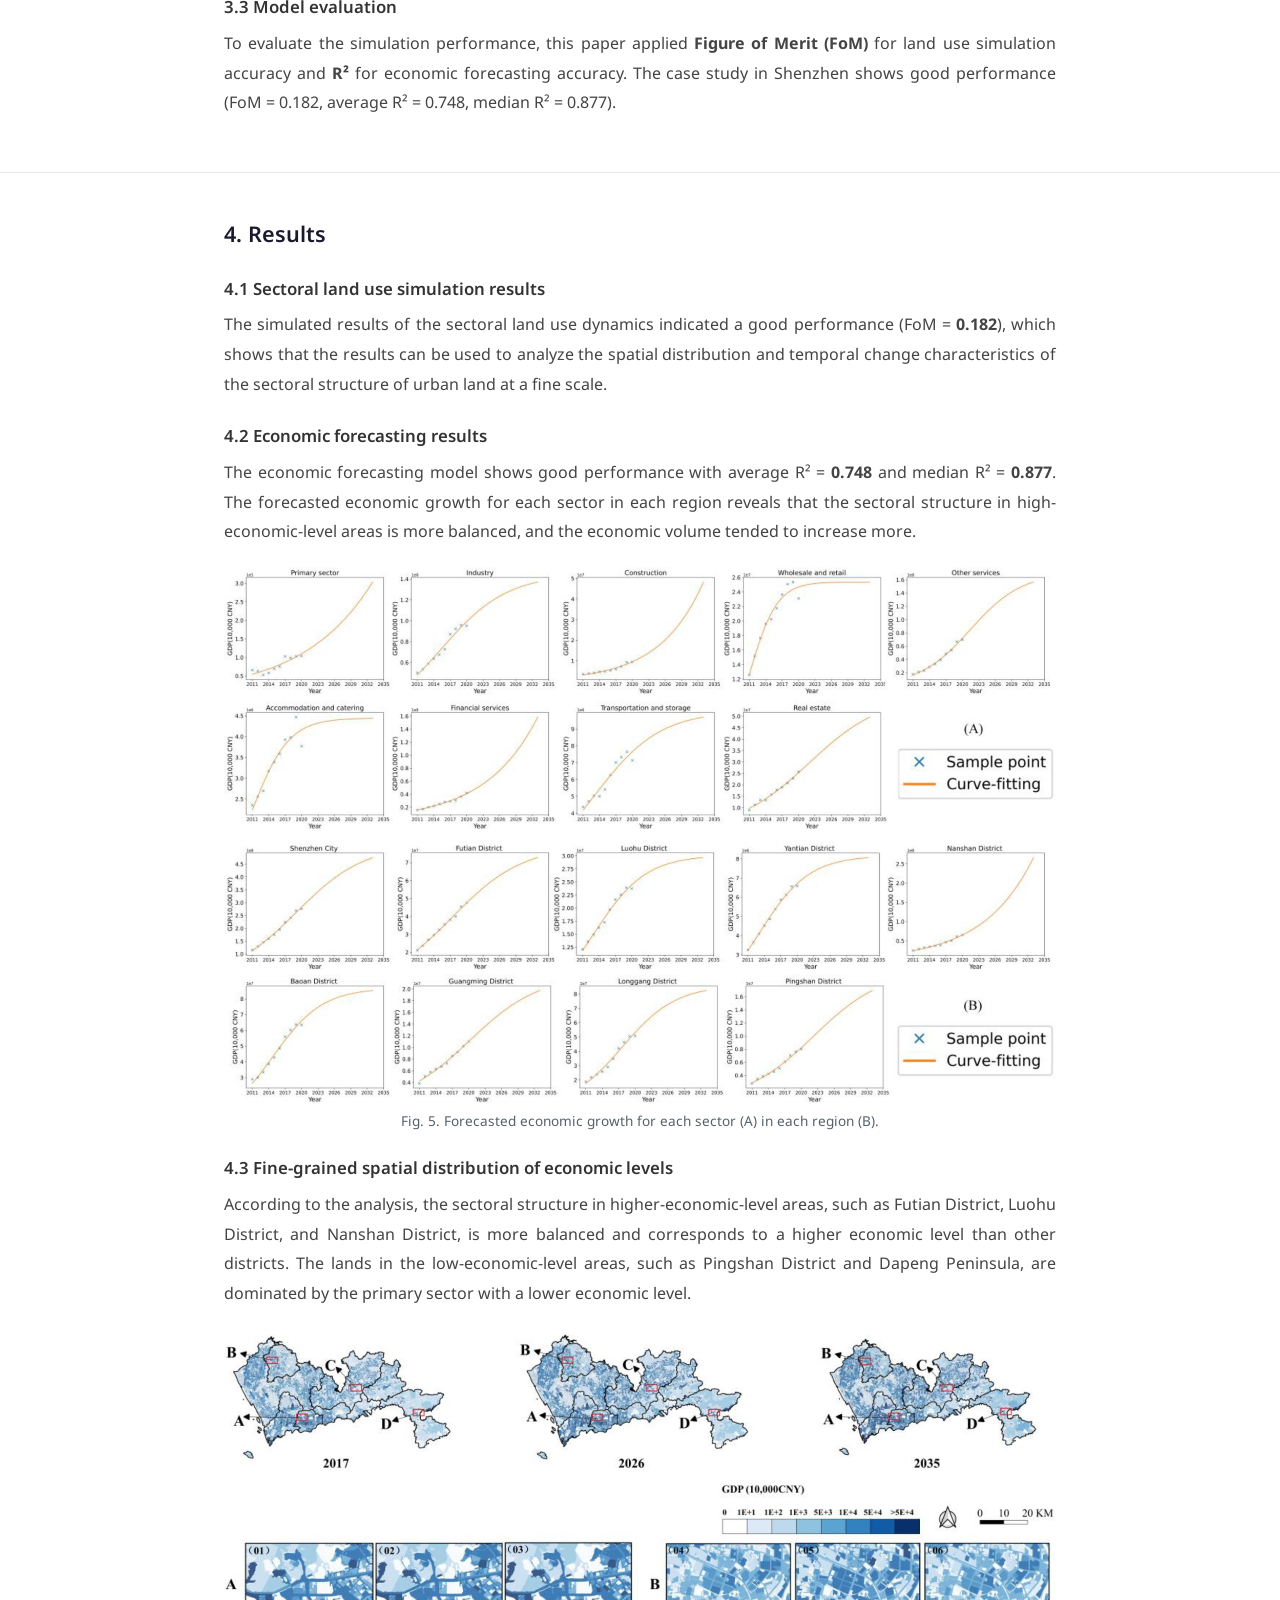
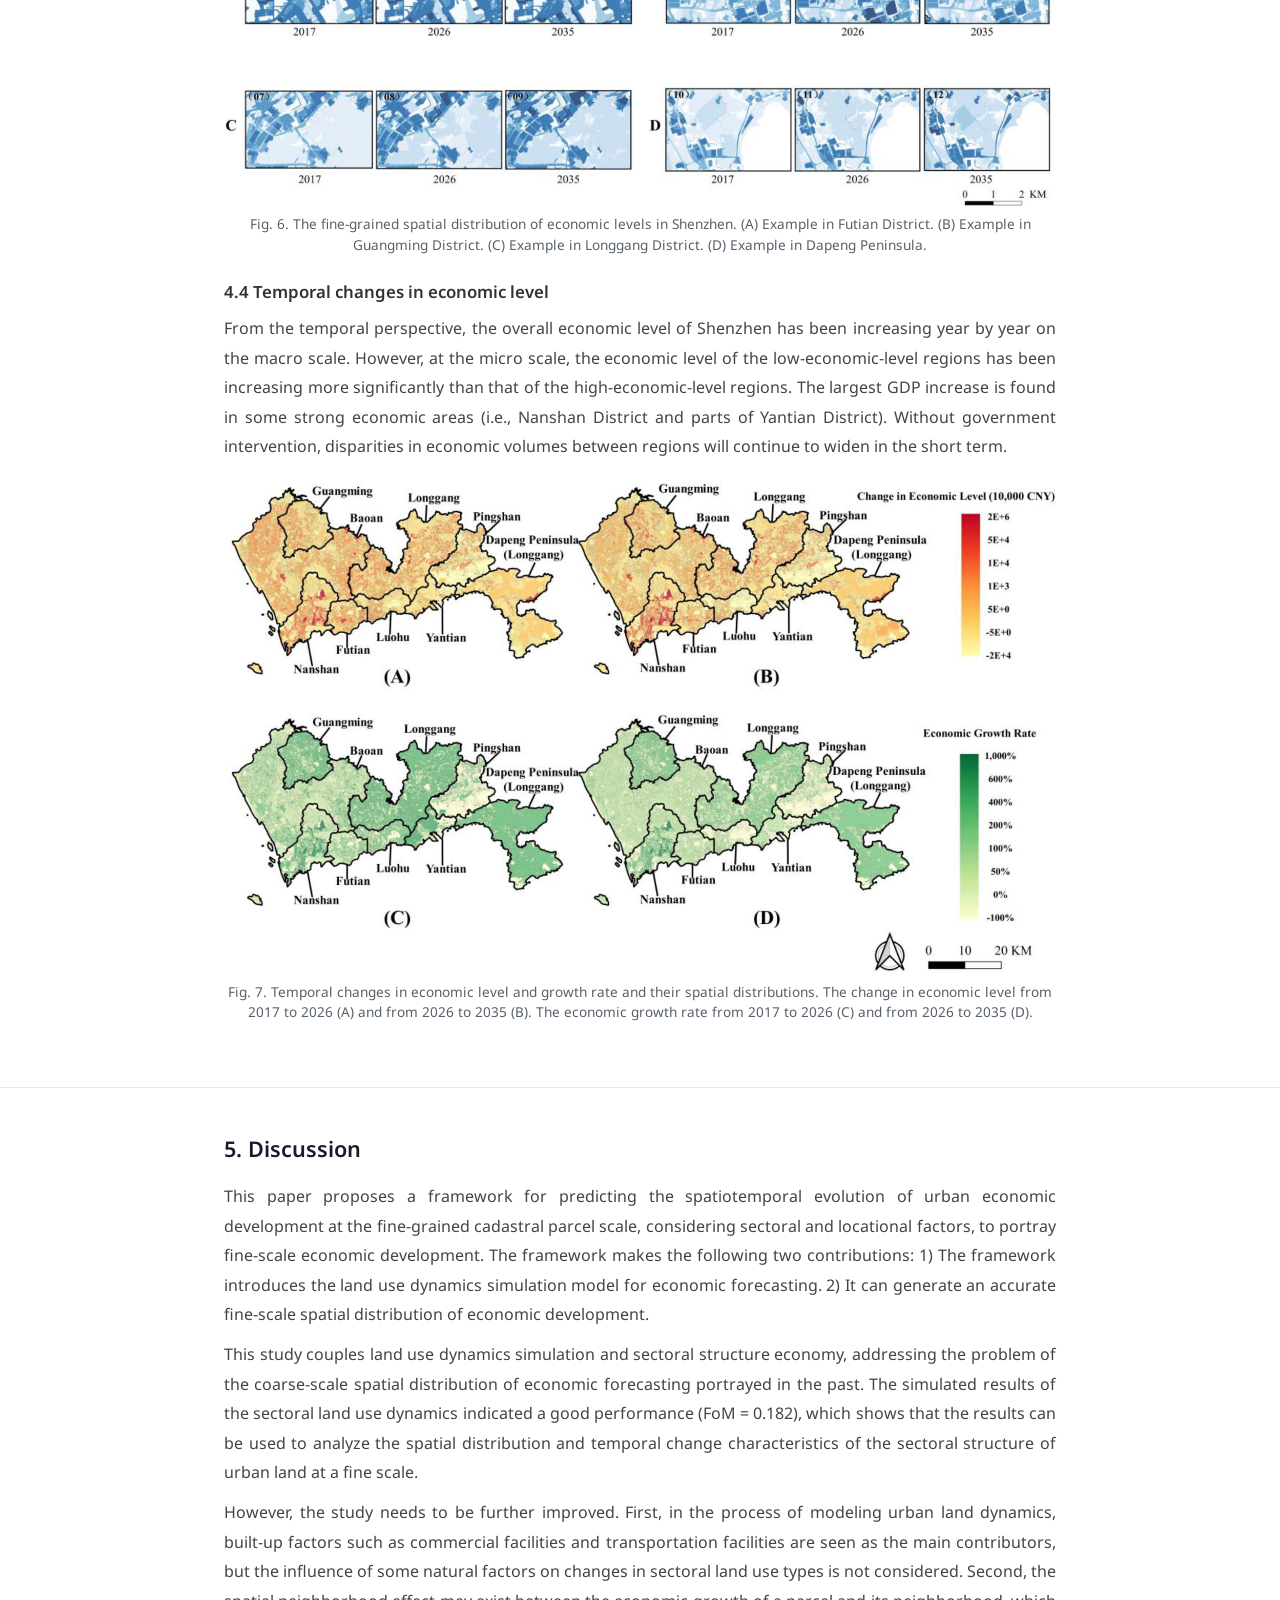
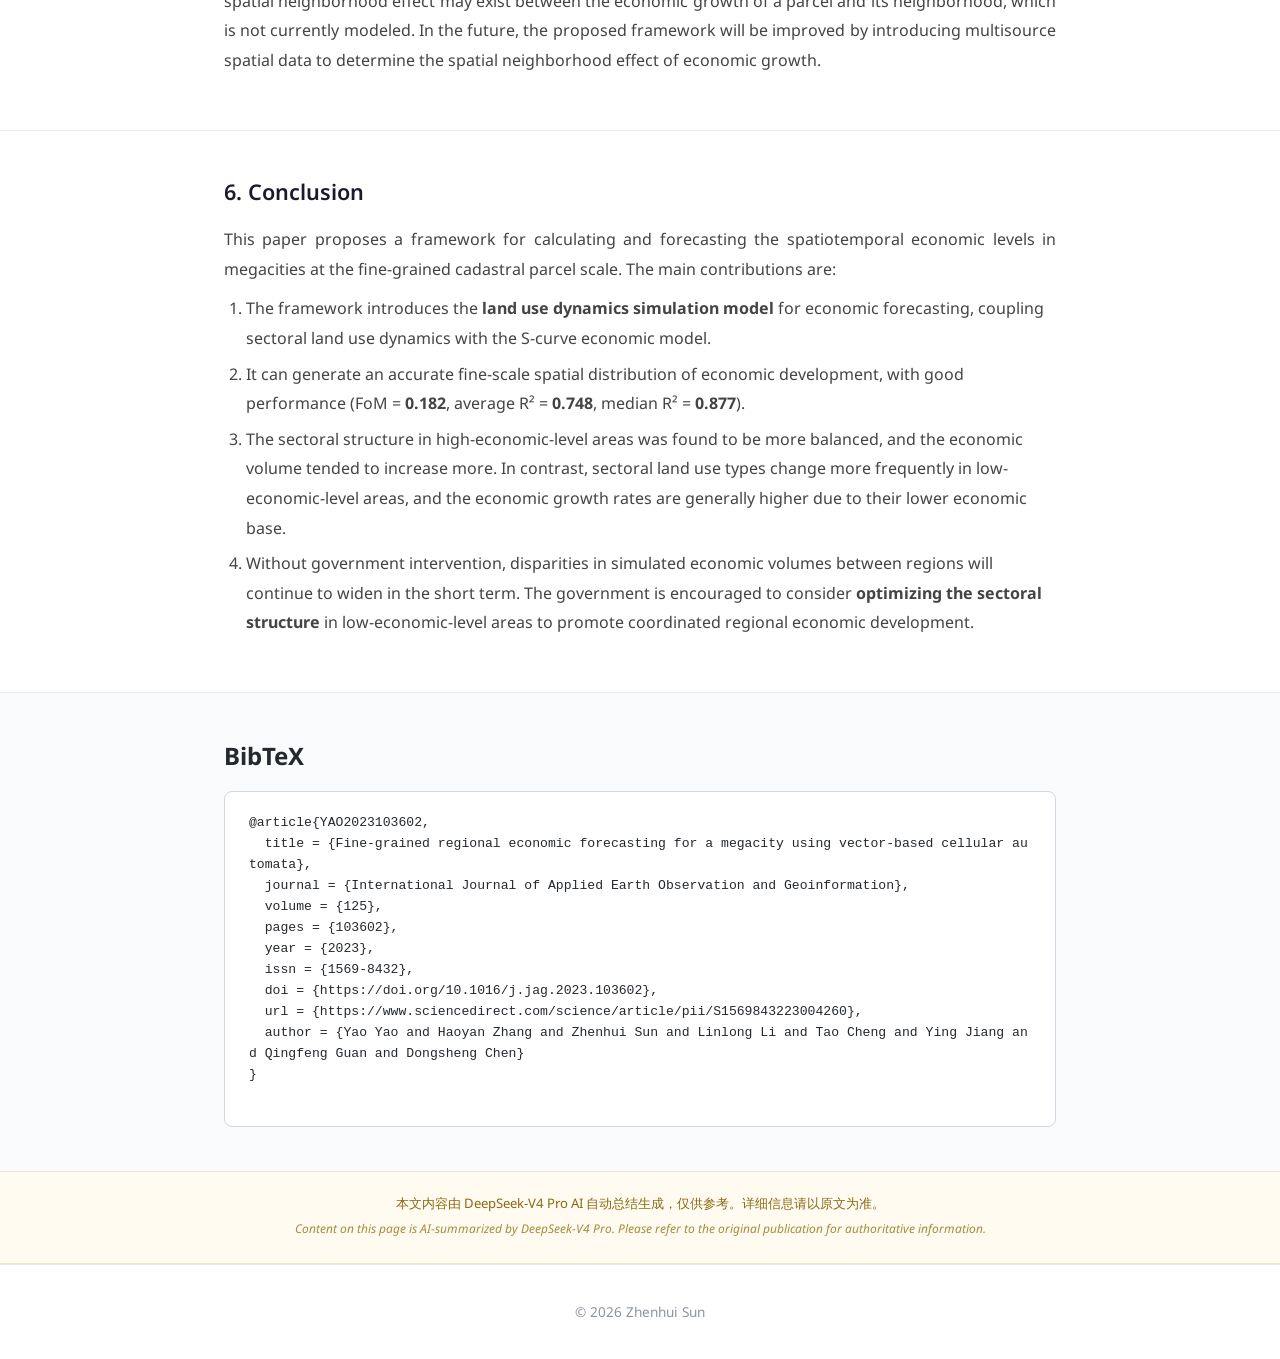
<file: papers/fine-grained-economic.html>
<!DOCTYPE html>
<html lang="en">
<head>
  <meta charset="utf-8">
  <meta name="viewport" content="width=device-width, initial-scale=1">
  <title>Fine-grained Economic Forecasting | Zhenhui Sun</title>
  <link href="https://fonts.googleapis.com/css2?family=Google+Sans:wght@400;500;600;700&family=Noto+Sans:ital,wght@0,400;0,600;1,400&display=swap" rel="stylesheet">
  <link rel="stylesheet" href="../static/css/papers.css">
  <link rel="icon" href="data:,">
</head>
<body>

<nav class="back-nav">
  <div class="container">
    <a href="../">Zhenhui Sun</a>
  </div>
</nav>

<header class="hero">
  <div class="container">
    <span class="venue-tag">IJAEOG · 2023</span>
    <h1>Fine-grained regional economic forecasting for a megacity using vector-based cellular automata</h1>
    <p class="authors">
      Yao Yao, Haoyan Zhang, <strong>Zhenhui Sun</strong>, Linlong Li, Tao Cheng, Ying Jiang, Qingfeng Guan, Dongsheng Chen
    </p>
    <p class="venue">International Journal of Applied Earth Observation and Geoinformation · 2023</p>
    <p class="meta">DOI: <a href="https://doi.org/10.1016/j.jag.2023.103602" target="_blank">10.1016/j.jag.2023.103602</a></p>
    <div class="links">
      <a href="https://doi.org/10.1016/j.jag.2023.103602" target="_blank">Paper</a>
      <a href="https://doi.org/10.1016/j.jag.2023.103602" target="_blank">DOI</a>
      <a href="#" class="disabled">Code</a>
    </div>
  </div>
</header>

<section class="teaser">
  <div class="container">
    <img src="../static/images/fine-grained-economic-teaser.png" alt="Fine-grained Economic Forecasting Teaser"
         onerror="this.parentElement.innerHTML='<div class=\'placeholder\'>Teaser image — place at static/images/fine-grained-economic-teaser.png</div>'">
  </div>
</section>

<section class="section">
  <div class="container">
    <h2>Abstract</h2>
    <p>
      It is important to measure uncoordinated regional urban economic development to help guide government policy.
      However, previous models have often struggled to capture the fine-grained spatiotemporal characteristics of
      economic development, thereby failing to provide insight into the fine-scale patterns. Sectoral structure and its
      evolution are strongly related to economic development and provide finer spatial information. Therefore, this
      paper proposes a framework for forecasting the spatiotemporal evolution of urban economic development at the
      cadastral parcel scale based on <strong>sectoral land use dynamics modeling</strong> and the <strong>S-curve economic model</strong>.
      The results of the case study conducted in Shenzhen, China, show good performance
      (FoM = <strong>0.182</strong>, average R² = <strong>0.748</strong>, median R² = <strong>0.877</strong>).
      The sectoral structure in high-economic-level areas was found to be more balanced, and the economic volume
      tended to increase more. In contrast, sectoral land use types change more frequently in low-economic-level
      areas, and the economic growth rates are generally higher due to their lower economic base. Without government
      intervention, disparities in simulated economic volumes between regions will continue to widen in the short
      term. Hence, the government is encouraged to consider optimizing the sectoral structure in low-economic-level
      areas to promote coordinated regional economic development.
    </p>
    <div class="keywords">
      <span>Keywords: </span>
      <span class="tag">Economic forecasting</span>
      <span class="tag">Cellular automata</span>
      <span class="tag">Land use</span>
      <span class="tag">S-curve of economic development</span>
      <span class="tag">Sectoral structure</span>
    </div>
  </div>
</section>

<section class="section">
  <div class="container">
    <h2>1. Introduction</h2>
    <p>
      Regional economic development is a key issue in urban studies and urban planning. Measuring uncoordinated
      regional economic development is important for guiding government policy. However, previous models have often
      struggled to capture the fine-grained spatiotemporal characteristics of economic development, thereby failing
      to provide insight into the fine-scale patterns.
    </p>
    <p>
      Sectoral structure and its evolution are strongly related to economic development and provide finer spatial
      information. The <strong>vector cellular automata (VCA)</strong> model, based on cadastral parcel data, can accurately
      represent the irregular shape of actual land use, leveraging the high spatial granularity of cadastral-scale
      land use data. This provides an opportunity to model economic development at a fine-grained scale.
    </p>
    <p>
      This paper proposes a framework for forecasting the spatiotemporal evolution of urban economic development at
      the cadastral parcel scale based on sectoral land use dynamics modeling and the S-curve economic model. The
      framework couples land use dynamics simulation with economic development forecasting, addressing the problem
      of the coarse-scale spatial distribution of economic forecasting portrayed in the past.
    </p>
  </div>
</section>

<section class="section">
  <div class="container">
    <h2>2. Study Area and Data</h2>
    <p>
      Shenzhen City, China, is taken as the study area. Shenzhen is a special economic zone located in Guangdong
      Province, China. It is an emerging and rapidly developing city that governs 9 administrative regions and 1
      new district. In the process of urbanization, it emphasizes the efficient and intensive use of land resources.
    </p>
    <p>
      This paper uses sectoral land use data from 2011 and 2014, including primary, secondary, and tertiary sector
      land use types. The data comes from the Shenzhen Planning and Natural Resources Bureau cadastral plot data.
      Spatial auxiliary variables are also used for urban land use dynamic modelling.
    </p>


  </div>
</section>

<section class="section">
  <div class="container">
    <h2>3. Methodology</h2>
    <p>
      Fig. 3 illustrates the workflow of the proposed framework. The framework consists of two main components:
      (1) Sectoral land use dynamics simulation based on VCA, which models the spatiotemporal evolution of sectoral
      land use at the cadastral parcel scale; (2) Economic development forecasting based on the S-curve model, which
      predicts the economic level of each parcel according to its sectoral land use type, area, and administrative
      district.
    </p>

    <figure>
      <img src="../static/images/fine-grained-economic-fig3.jpg" alt="Workflow of the proposed framework">
      <figcaption>Fig. 3. Workflow of the proposed framework.</figcaption>
    </figure>

    <h3>3.1 Sectoral land use dynamics simulation</h3>
    <p>
      The VCA model is used to simulate sectoral land use dynamics. The model calculates the development probability
      of each parcel based on spatial auxiliary variables and neighborhood effects. The sectoral land use types
      include primary sector (agriculture, forestry, etc.), secondary sector (industrial, construction), and
      tertiary sector (commercial, financial services, public services, residential).
    </p>

    <h3>3.2 S-curve economic model</h3>
    <p>
      The <strong>S-curve</strong> (logistic curve) is used to model the relationship between economic development level and
      sectoral structure. The economic level of each parcel is forecasted according to three attributes: sectoral
      land use type, area, and the administrative district to which it belongs. The S-curve model captures the
      nonlinear relationship between economic growth and sectoral structure evolution.
    </p>

    <figure>
      <img src="../static/images/fine-grained-economic-fig4.jpg" alt="Results of sectoral land evolution simulation">
      <figcaption>Fig. 4. Results of sectoral land evolution simulation in Shenzhen in 2014, 2017, and 2035.</figcaption>
    </figure>

    <h3>3.3 Model evaluation</h3>
    <p>
      To evaluate the simulation performance, this paper applied <strong>Figure of Merit (FoM)</strong> for land use simulation
      accuracy and <strong>R²</strong> for economic forecasting accuracy. The case study in Shenzhen shows good performance
      (FoM = 0.182, average R² = 0.748, median R² = 0.877).
    </p>
  </div>
</section>

<section class="section">
  <div class="container">
    <h2>4. Results</h2>

    <h3>4.1 Sectoral land use simulation results</h3>
    <p>
      The simulated results of the sectoral land use dynamics indicated a good performance (FoM = <strong>0.182</strong>), which
      shows that the results can be used to analyze the spatial distribution and temporal change characteristics of
      the sectoral structure of urban land at a fine scale.
    </p>

    <h3>4.2 Economic forecasting results</h3>
    <p>
      The economic forecasting model shows good performance with average R² = <strong>0.748</strong> and median R² = <strong>0.877</strong>.
      The forecasted economic growth for each sector in each region reveals that the sectoral structure in
      high-economic-level areas is more balanced, and the economic volume tended to increase more.
    </p>

    <figure>
      <img src="../static/images/fine-grained-economic-fig5.jpg" alt="Forecasted economic growth for each sector">
      <figcaption>Fig. 5. Forecasted economic growth for each sector (A) in each region (B).</figcaption>
    </figure>

    <h3>4.3 Fine-grained spatial distribution of economic levels</h3>
    <p>
      According to the analysis, the sectoral structure in higher-economic-level areas, such as Futian District,
      Luohu District, and Nanshan District, is more balanced and corresponds to a higher economic level than other
      districts. The lands in the low-economic-level areas, such as Pingshan District and Dapeng Peninsula, are
      dominated by the primary sector with a lower economic level.
    </p>

    <figure>
      <img src="../static/images/fine-grained-economic-fig6.jpg" alt="Fine-grained spatial distribution of economic levels">
      <figcaption>Fig. 6. The fine-grained spatial distribution of economic levels in Shenzhen. (A) Example in Futian District. (B) Example in Guangming District. (C) Example in Longgang District. (D) Example in Dapeng Peninsula.</figcaption>
    </figure>

    <h3>4.4 Temporal changes in economic level</h3>
    <p>
      From the temporal perspective, the overall economic level of Shenzhen has been increasing year by year on the
      macro scale. However, at the micro scale, the economic level of the low-economic-level regions has been
      increasing more significantly than that of the high-economic-level regions. The largest GDP increase is found
      in some strong economic areas (i.e., Nanshan District and parts of Yantian District). Without government
      intervention, disparities in economic volumes between regions will continue to widen in the short term.
    </p>

    <figure>
      <img src="../static/images/fine-grained-economic-fig7.jpg" alt="Temporal changes in economic level and growth rate">
      <figcaption>Fig. 7. Temporal changes in economic level and growth rate and their spatial distributions. The change in economic level from 2017 to 2026 (A) and from 2026 to 2035 (B). The economic growth rate from 2017 to 2026 (C) and from 2026 to 2035 (D).</figcaption>
    </figure>
  </div>
</section>

<section class="section">
  <div class="container">
    <h2>5. Discussion</h2>
    <p>
      This paper proposes a framework for predicting the spatiotemporal evolution of urban economic development at
      the fine-grained cadastral parcel scale, considering sectoral and locational factors, to portray fine-scale
      economic development. The framework makes the following two contributions: 1) The framework introduces the
      land use dynamics simulation model for economic forecasting. 2) It can generate an accurate fine-scale spatial
      distribution of economic development.
    </p>
    <p>
      This study couples land use dynamics simulation and sectoral structure economy, addressing the problem of the
      coarse-scale spatial distribution of economic forecasting portrayed in the past. The simulated results of the
      sectoral land use dynamics indicated a good performance (FoM = 0.182), which shows that the results can be
      used to analyze the spatial distribution and temporal change characteristics of the sectoral structure of
      urban land at a fine scale.
    </p>
    <p>
      However, the study needs to be further improved. First, in the process of modeling urban land dynamics,
      built-up factors such as commercial facilities and transportation facilities are seen as the main contributors,
      but the influence of some natural factors on changes in sectoral land use types is not considered. Second, the
      spatial neighborhood effect may exist between the economic growth of a parcel and its neighborhood, which is
      not currently modeled. In the future, the proposed framework will be improved by introducing multisource
      spatial data to determine the spatial neighborhood effect of economic growth.
    </p>
  </div>
</section>

<section class="section">
  <div class="container">
    <h2>6. Conclusion</h2>
    <p>
      This paper proposes a framework for calculating and forecasting the spatiotemporal economic levels in
      megacities at the fine-grained cadastral parcel scale. The main contributions are:
    </p>
    <ol>
      <li>The framework introduces the <strong>land use dynamics simulation model</strong> for economic forecasting, coupling
      sectoral land use dynamics with the S-curve economic model.</li>
      <li>It can generate an accurate fine-scale spatial distribution of economic development, with good performance
      (FoM = <strong>0.182</strong>, average R² = <strong>0.748</strong>, median R² = <strong>0.877</strong>).</li>
      <li>The sectoral structure in high-economic-level areas was found to be more balanced, and the economic volume
      tended to increase more. In contrast, sectoral land use types change more frequently in low-economic-level
      areas, and the economic growth rates are generally higher due to their lower economic base.</li>
      <li>Without government intervention, disparities in simulated economic volumes between regions will continue to
      widen in the short term. The government is encouraged to consider <strong>optimizing the sectoral structure</strong> in
      low-economic-level areas to promote coordinated regional economic development.</li>
    </ol>
  </div>
</section>

<section class="bibtex">
  <div class="container">
    <h2>BibTeX</h2>
      <pre>
@article{YAO2023103602,
  title = {Fine-grained regional economic forecasting for a megacity using vector-based cellular automata},
  journal = {International Journal of Applied Earth Observation and Geoinformation},
  volume = {125},
  pages = {103602},
  year = {2023},
  issn = {1569-8432},
  doi = {https://doi.org/10.1016/j.jag.2023.103602},
  url = {https://www.sciencedirect.com/science/article/pii/S1569843223004260},
  author = {Yao Yao and Haoyan Zhang and Zhenhui Sun and Linlong Li and Tao Cheng and Ying Jiang and Qingfeng Guan and Dongsheng Chen}
}
    </pre>
  </div>
</section>

<div class="ai-summary-note">
  <div class="container">
    <p>本文内容由 DeepSeek-V4 Pro AI 自动总结生成，仅供参考。详细信息请以原文为准。</p>
    <p class="ai-summary-en">Content on this page is AI-summarized by DeepSeek-V4 Pro. Please refer to the original publication for authoritative information.</p>
  </div>
</div>

<footer class="footer">
  <div class="container">&copy; 2026 Zhenhui Sun</div>
</footer>

</body>
</html>
</file>
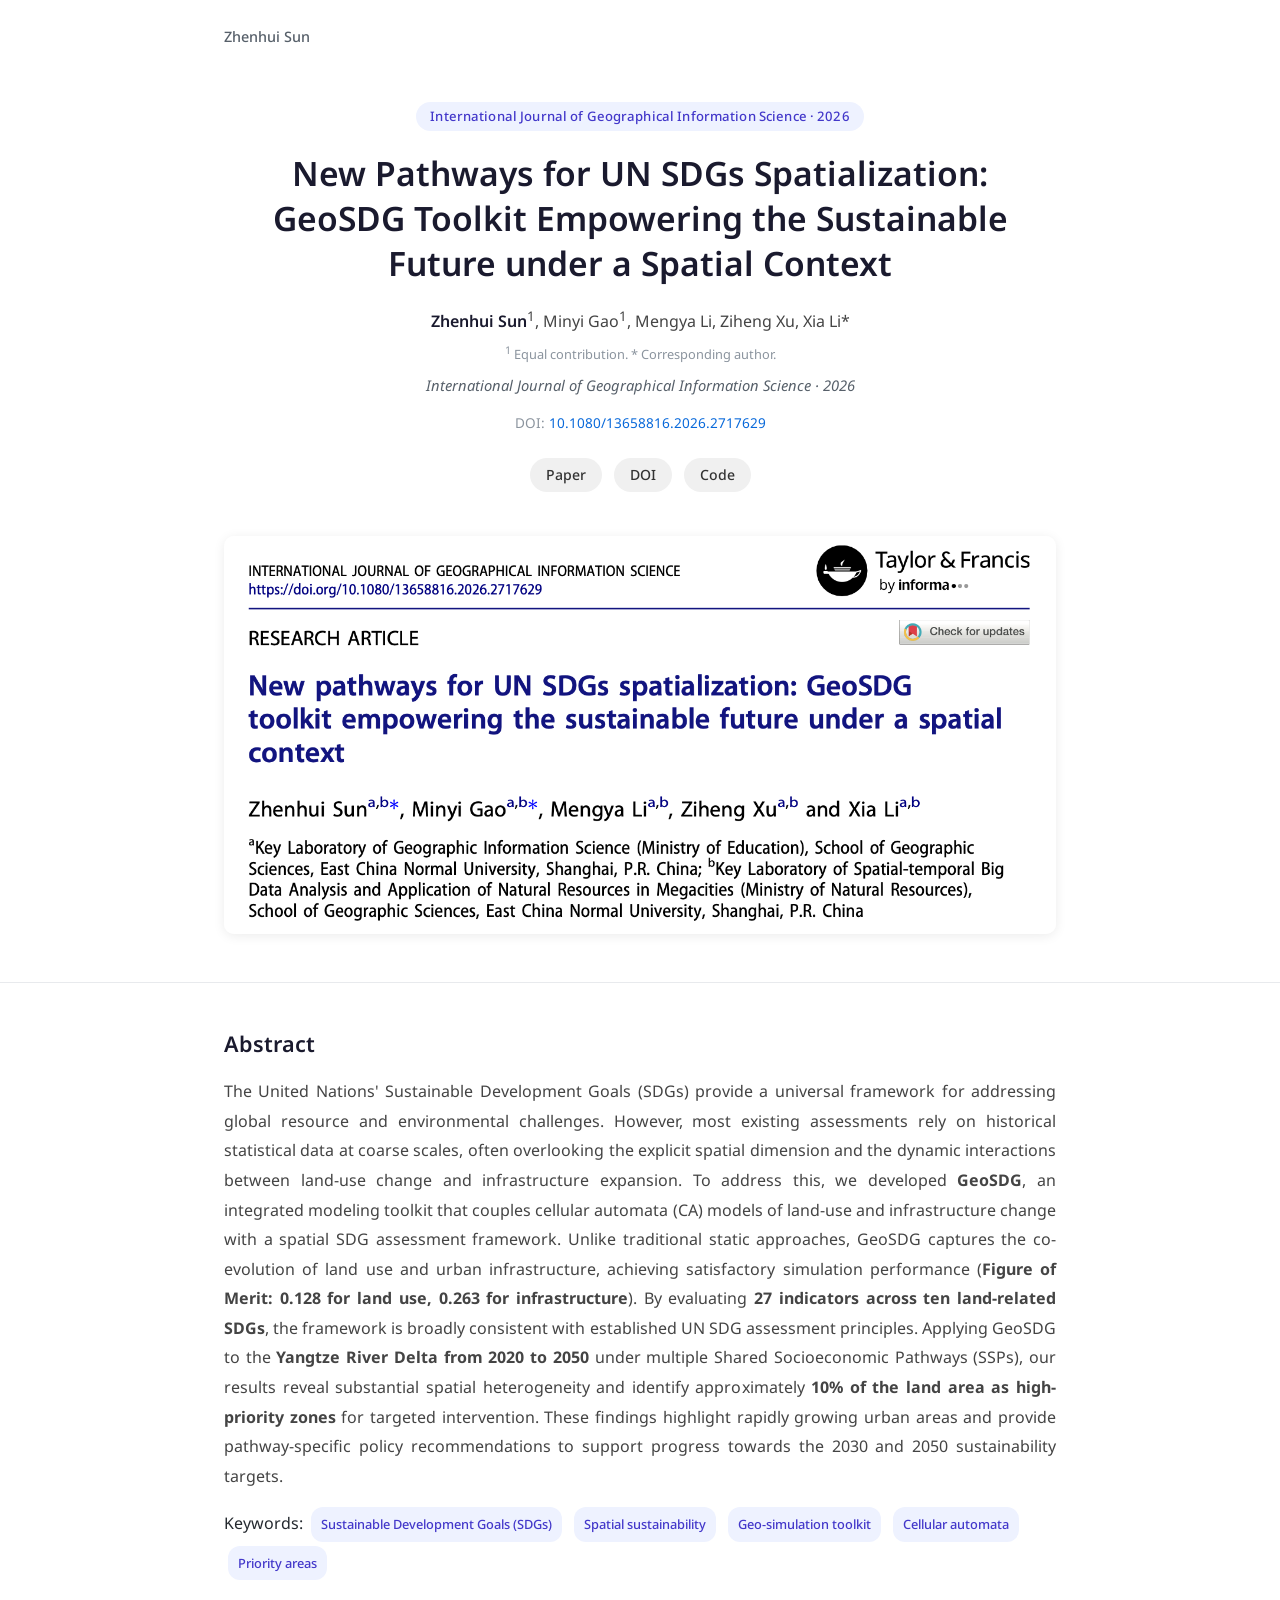
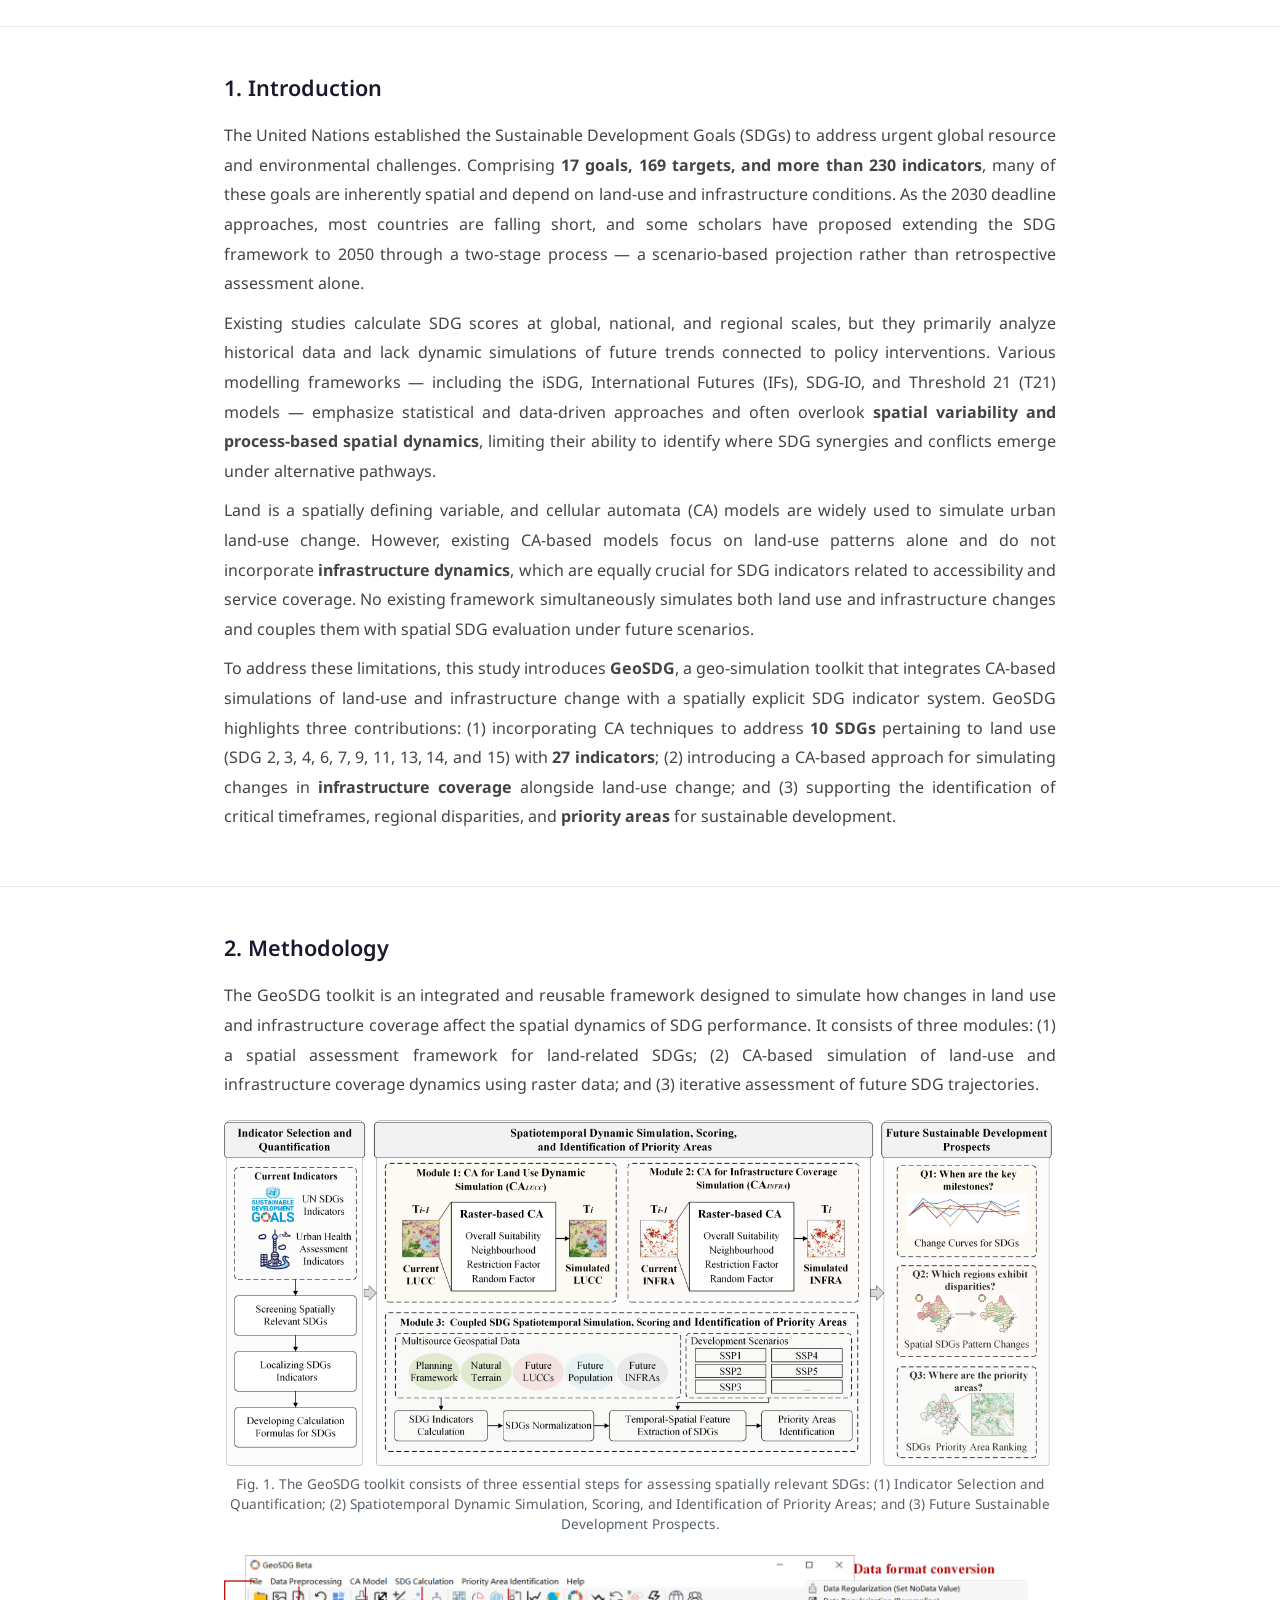
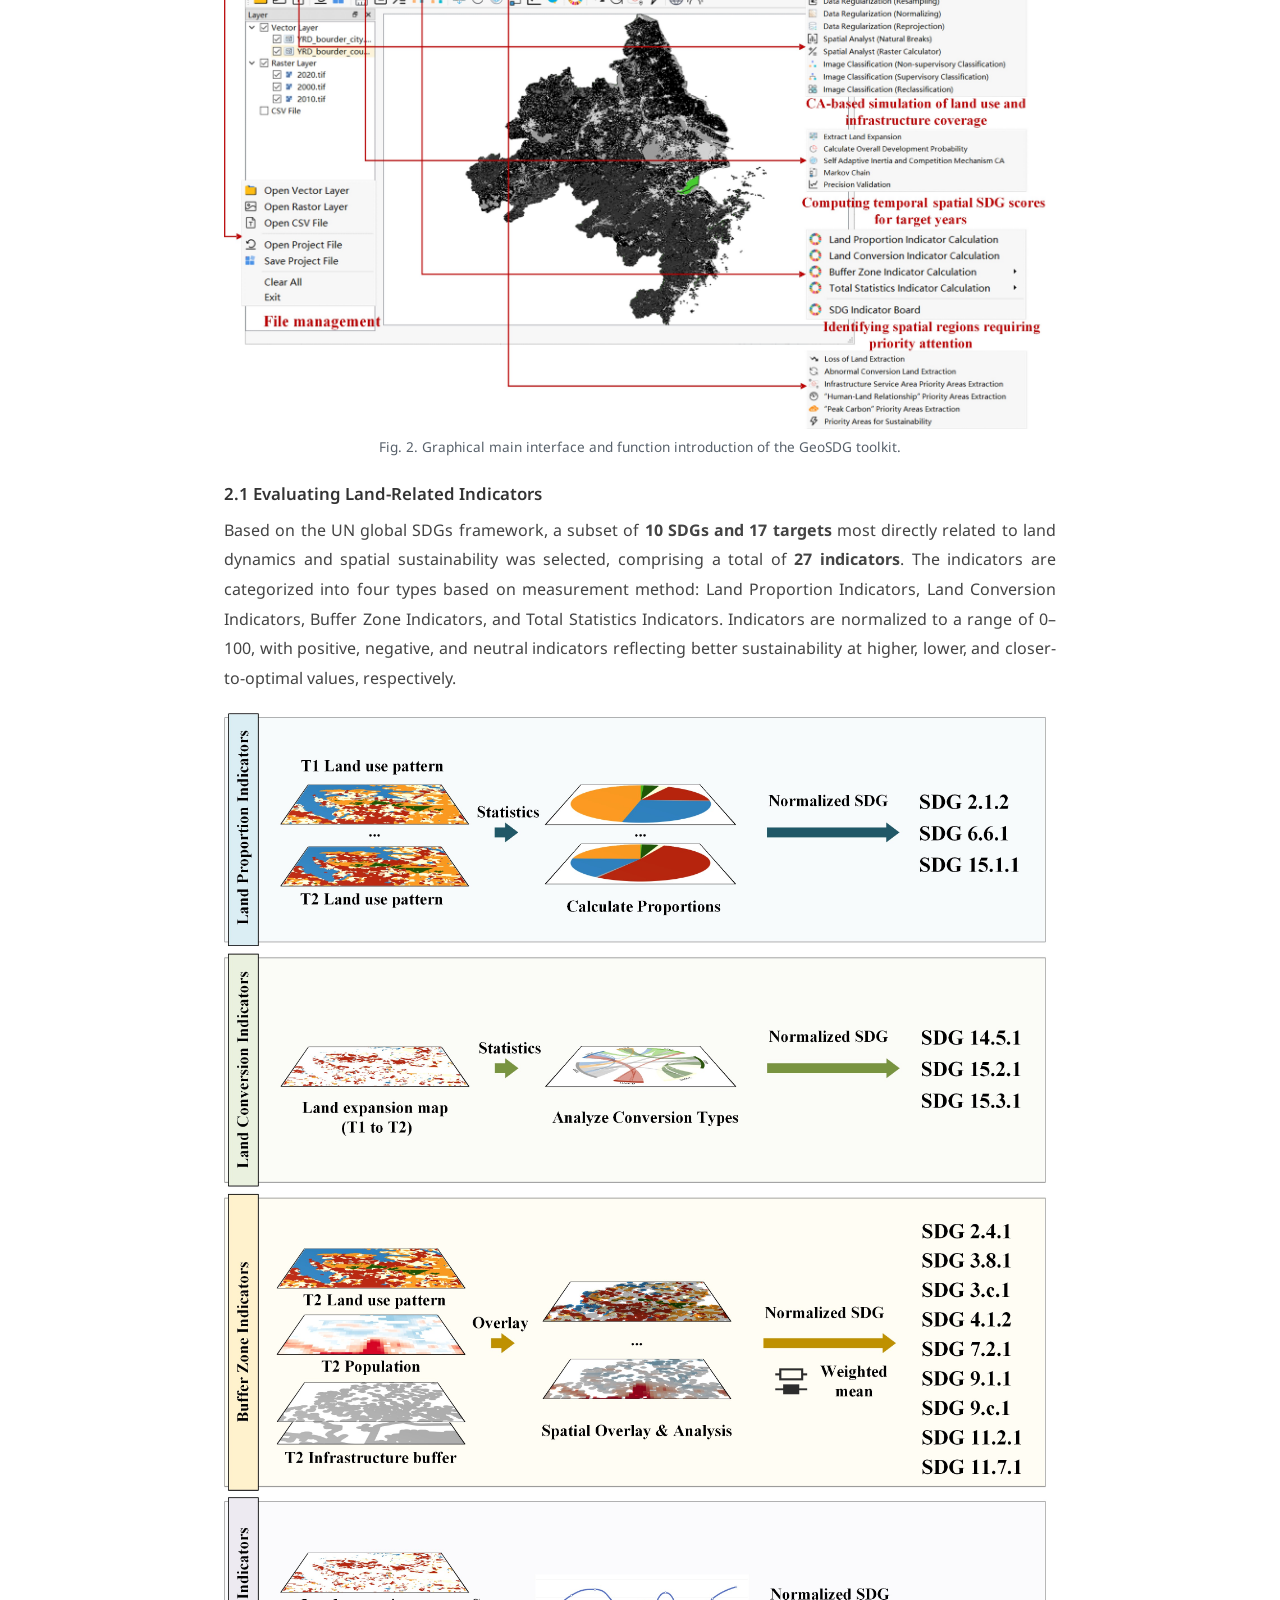
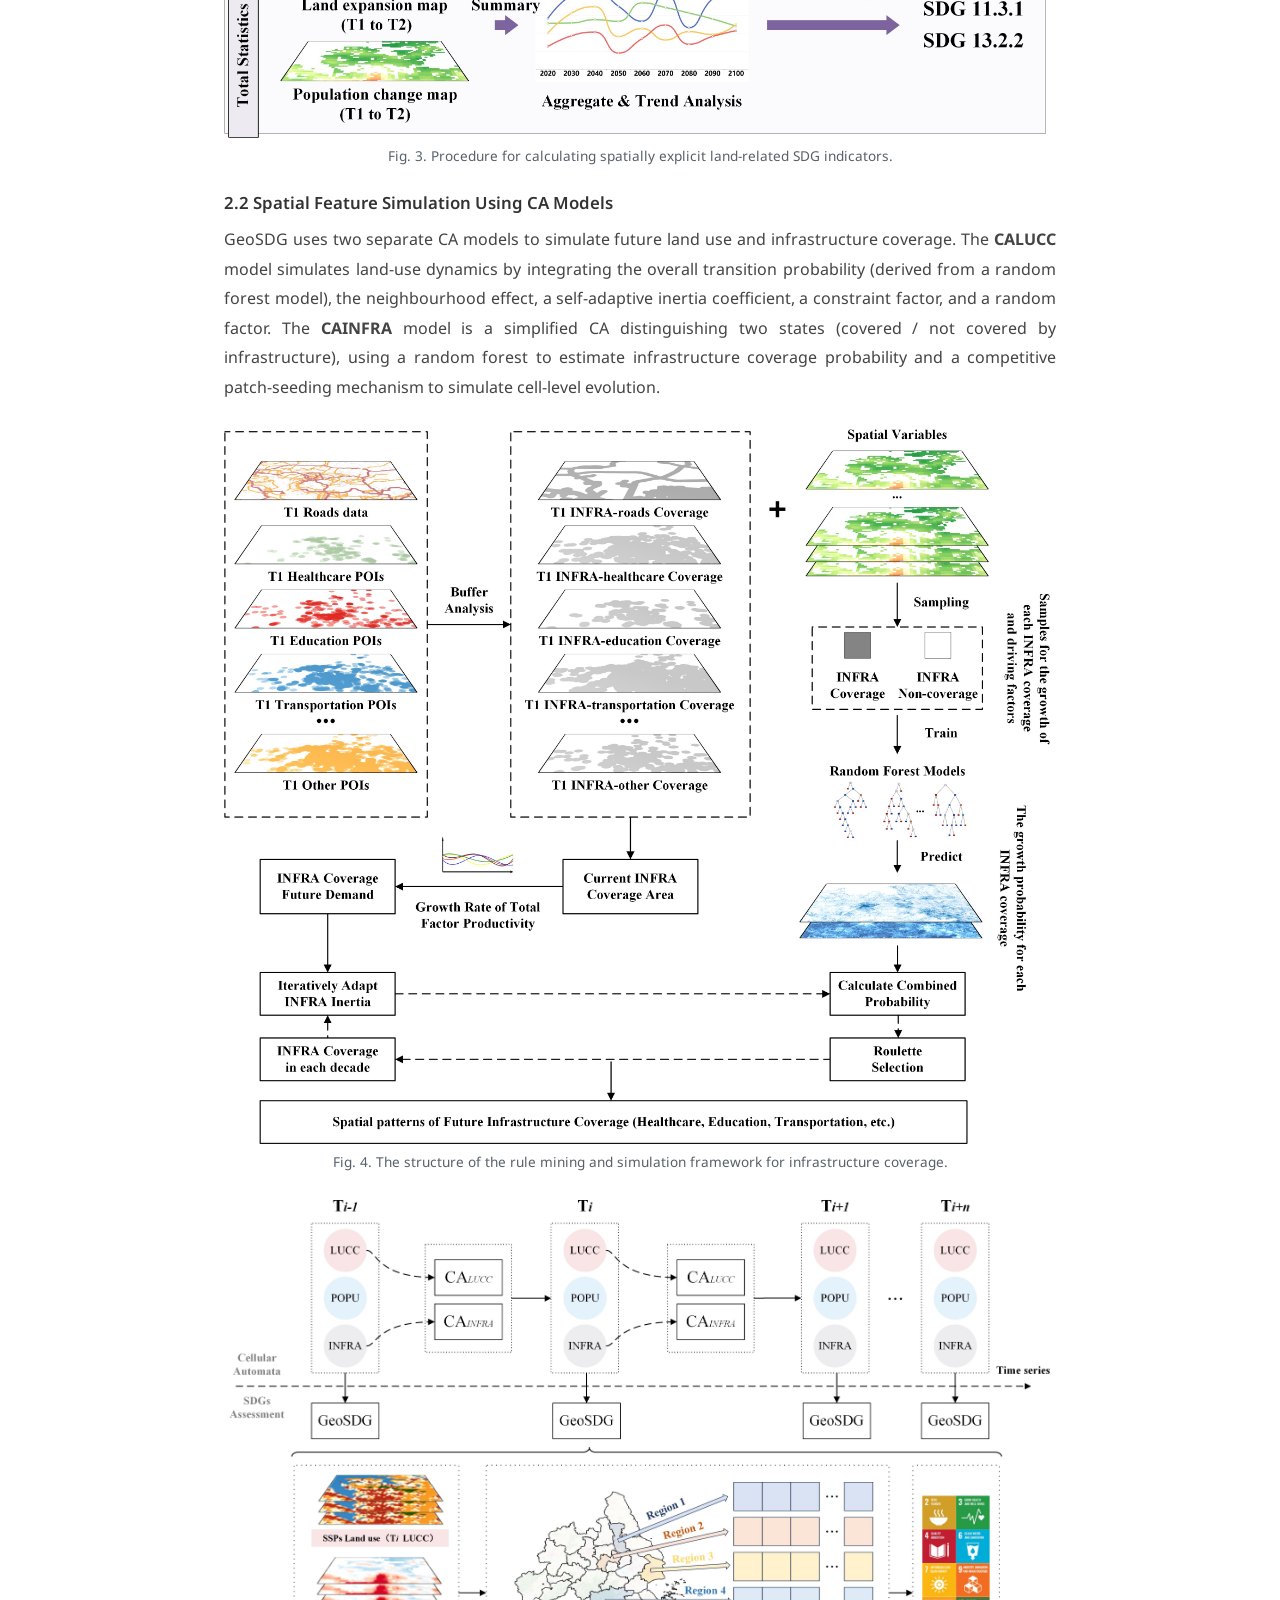
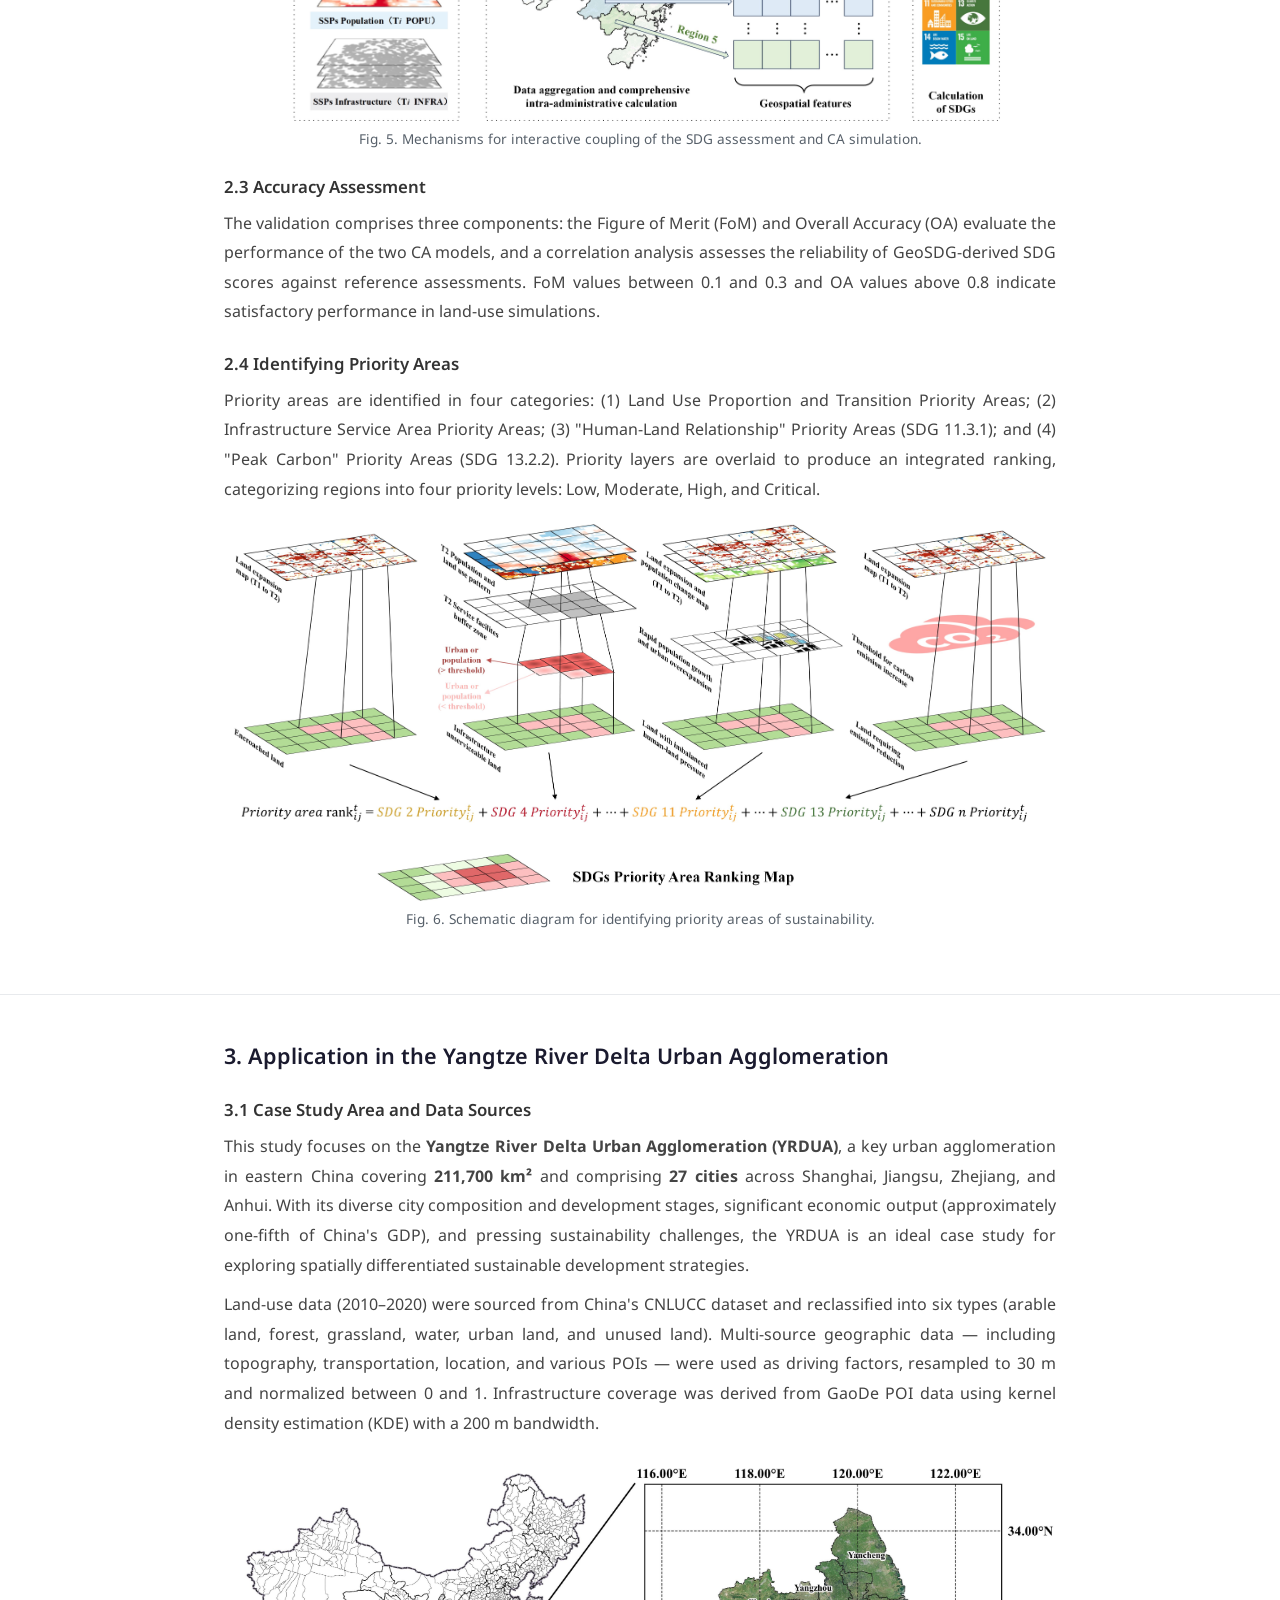
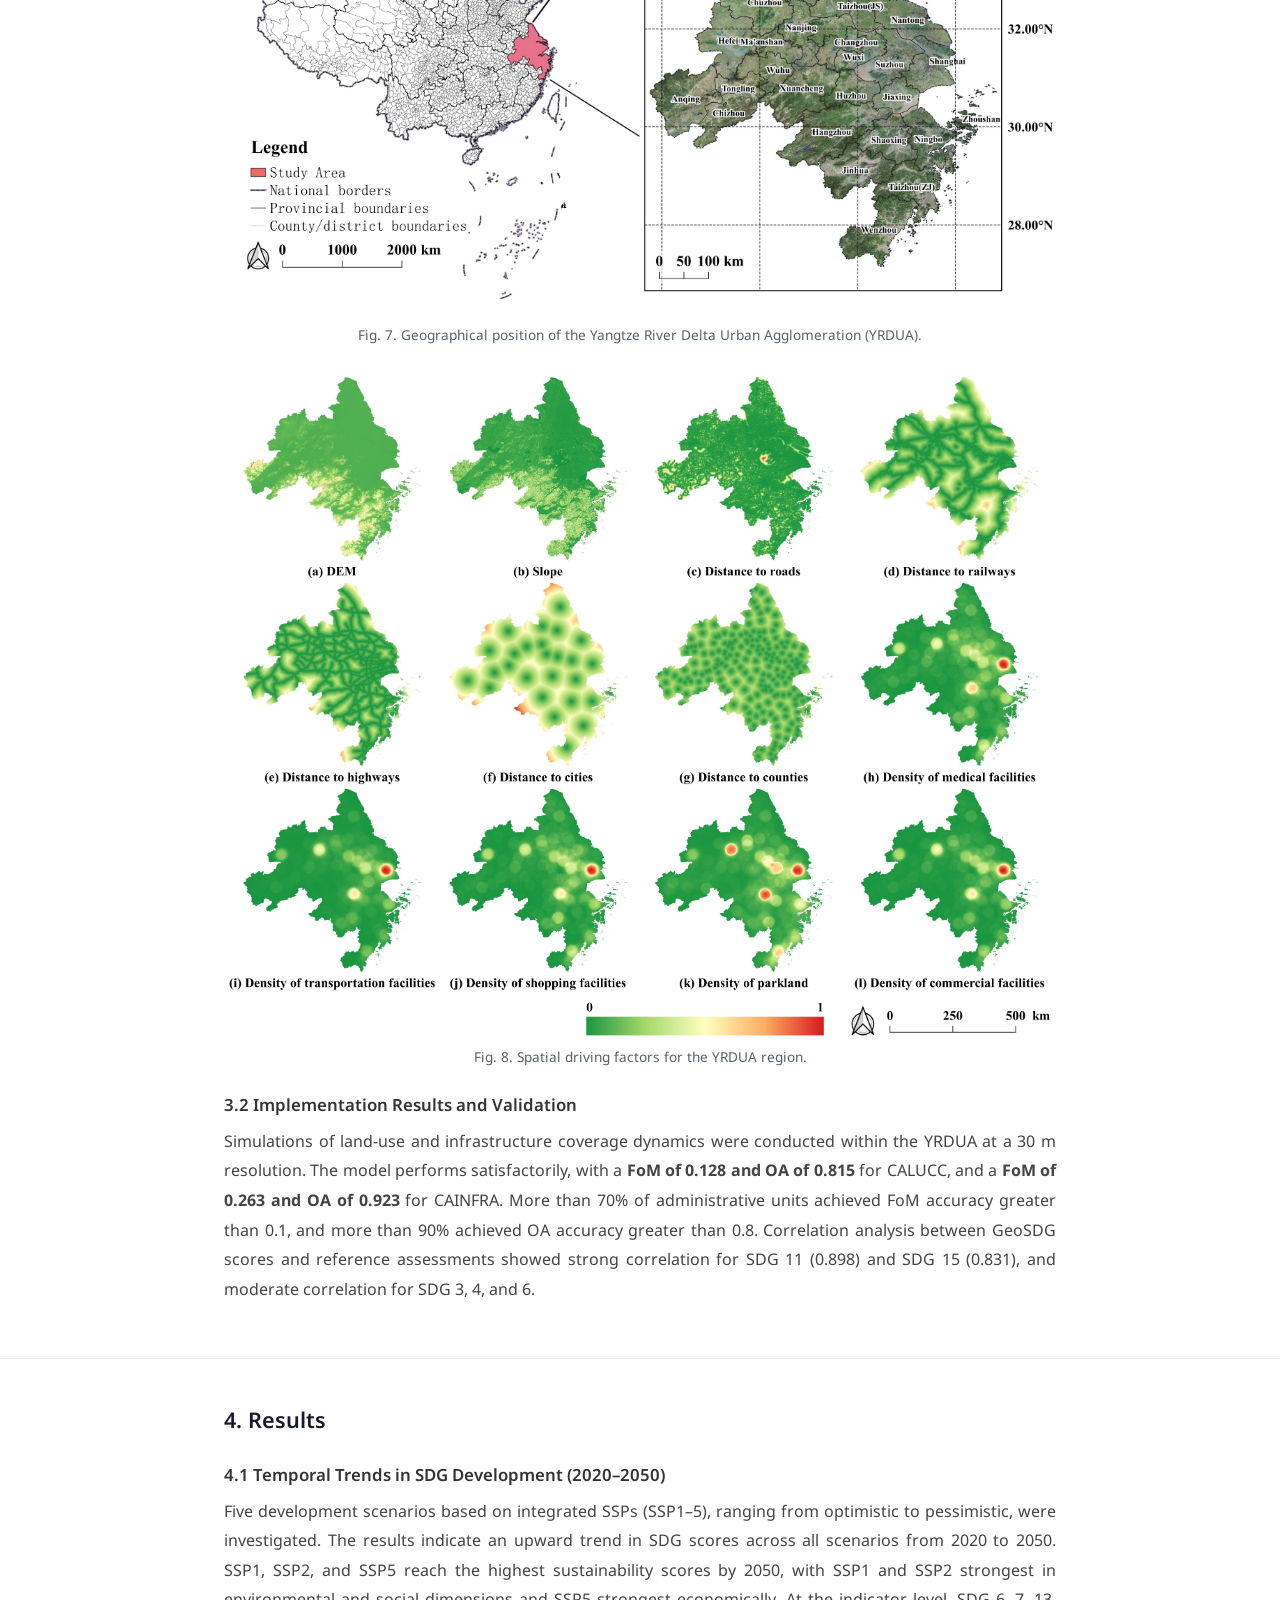
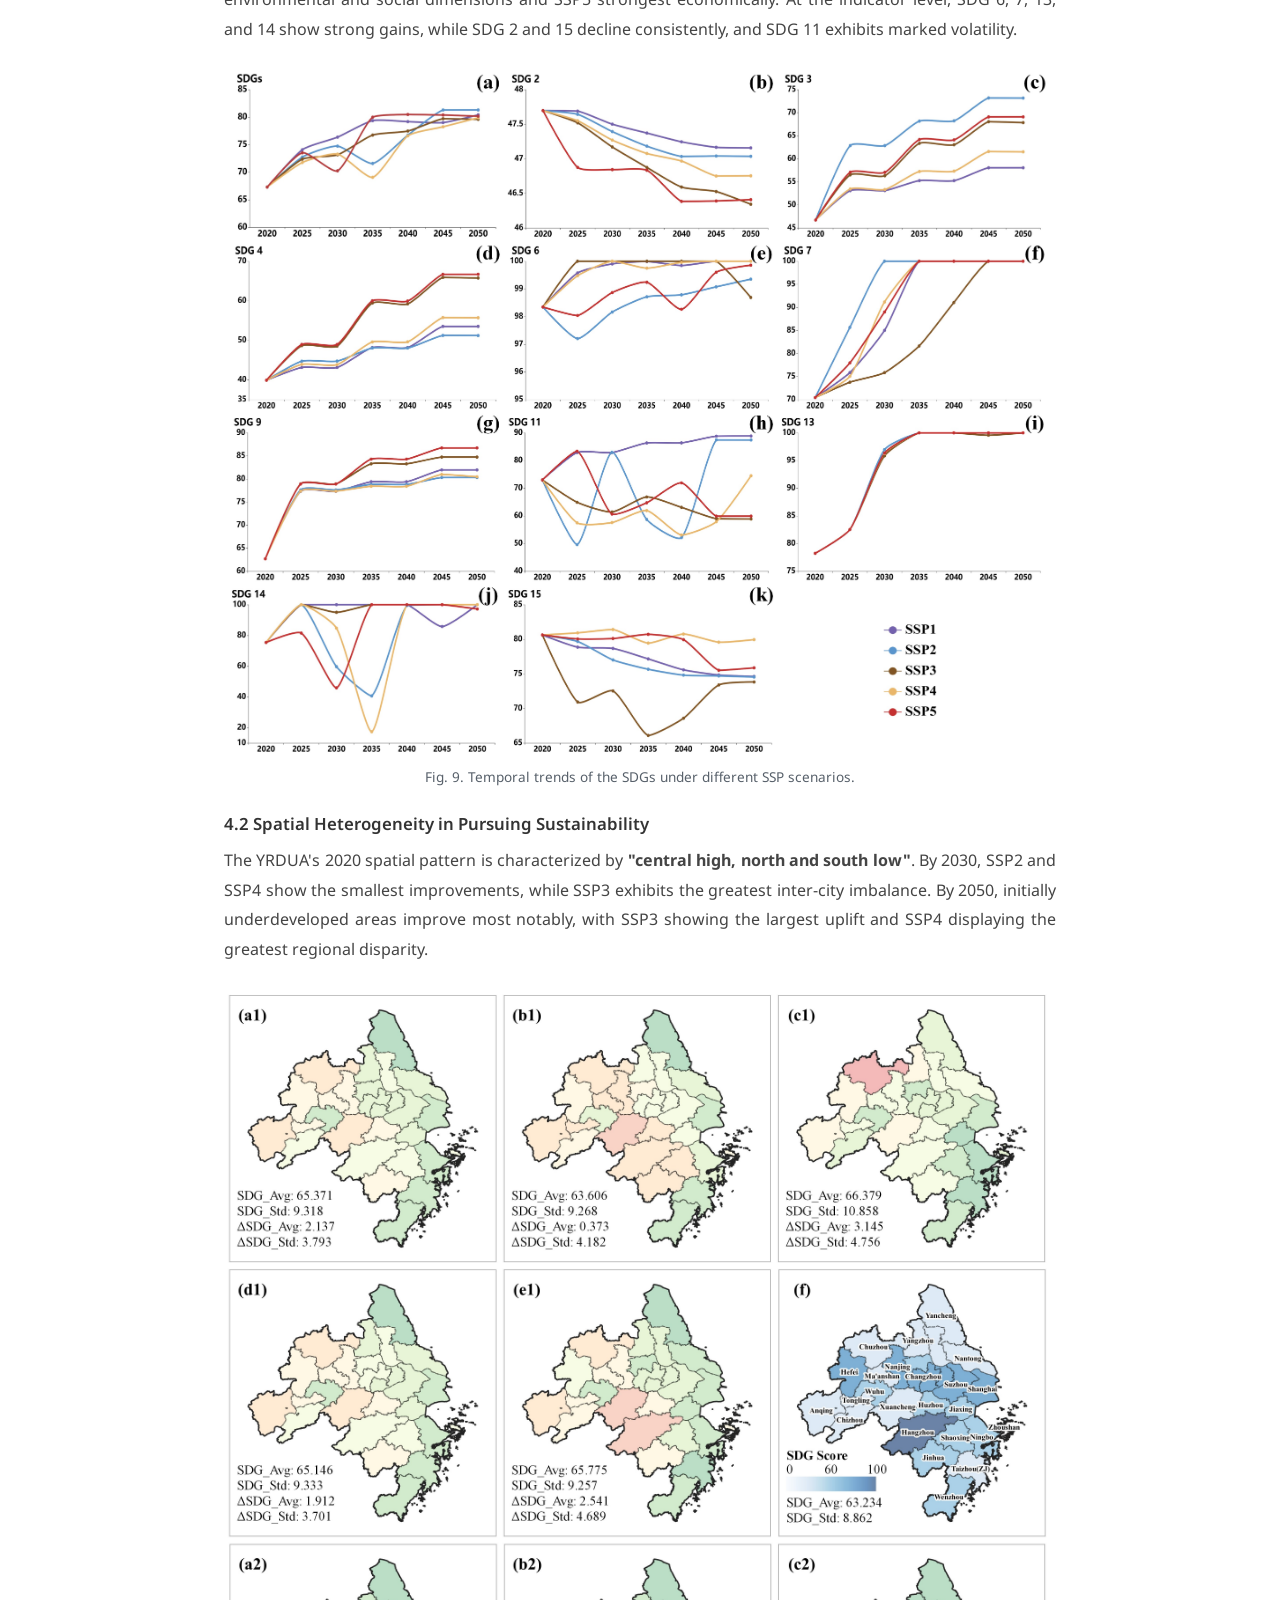
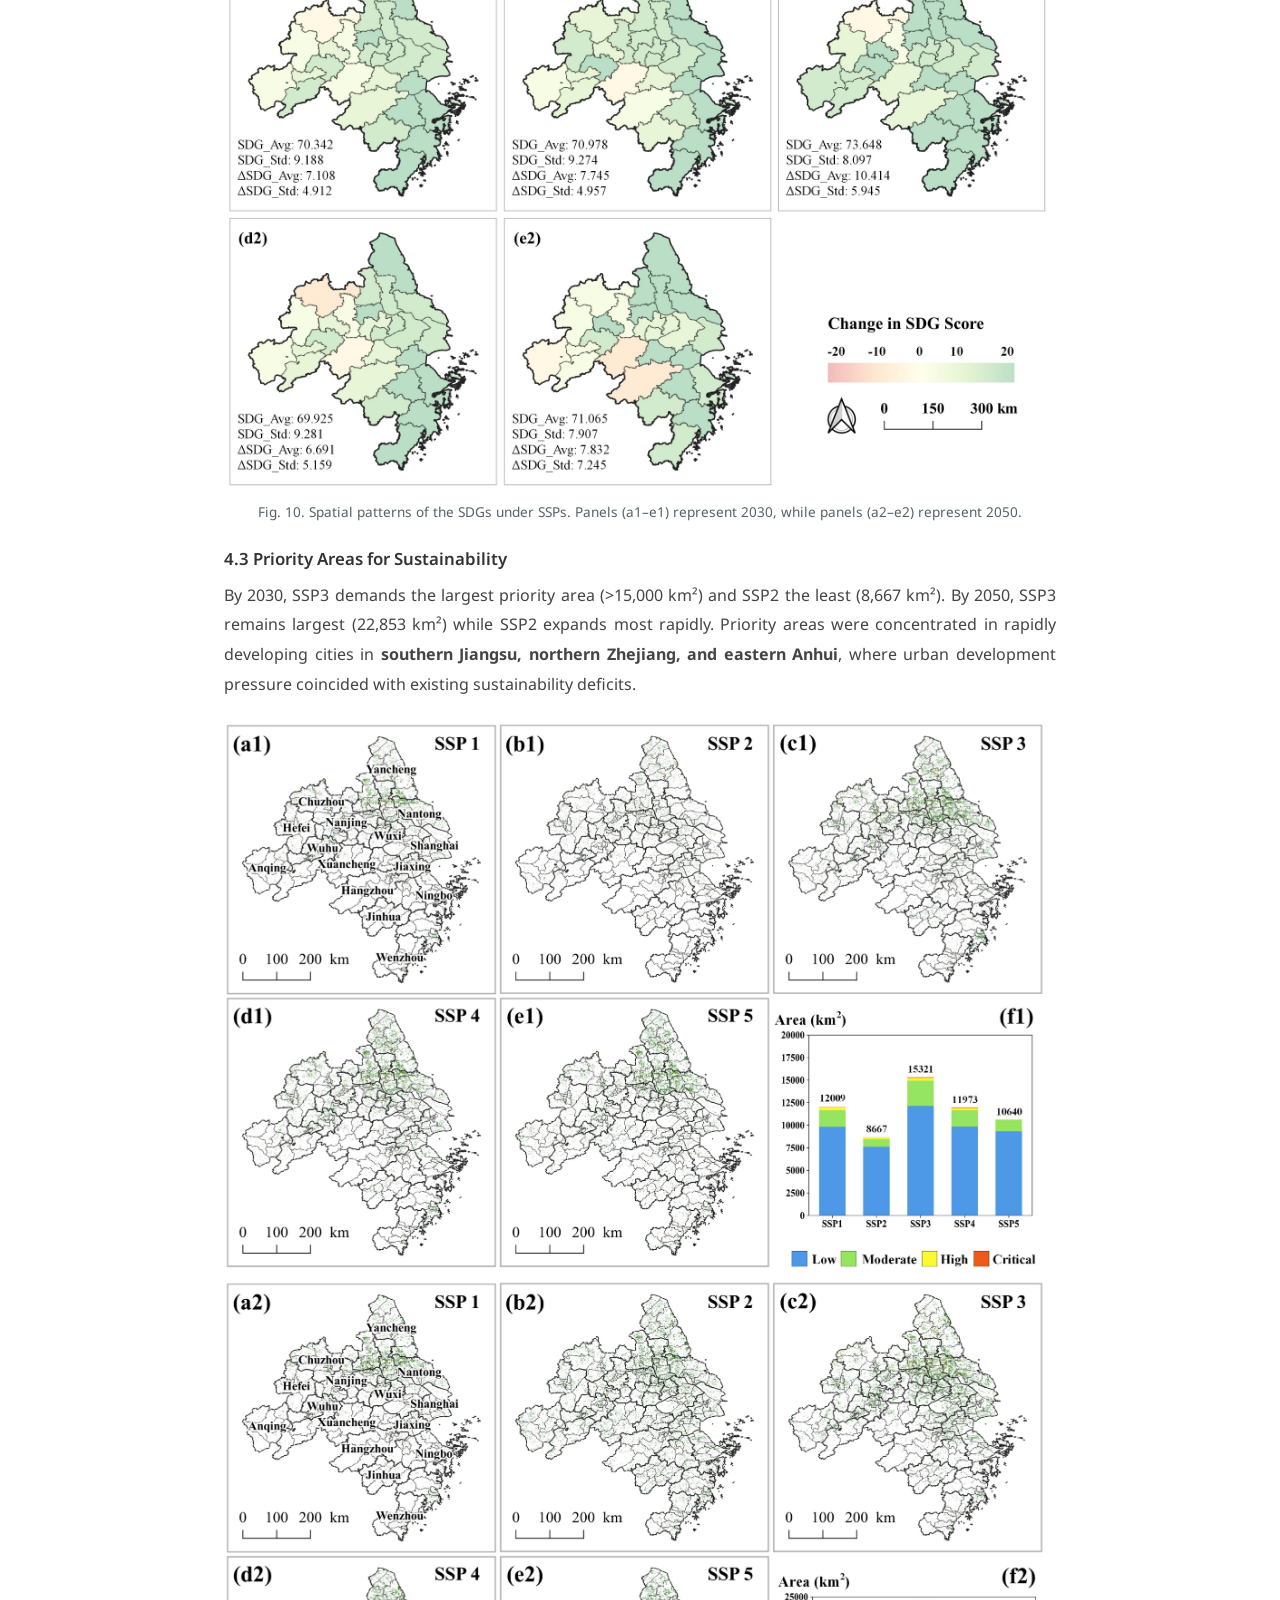
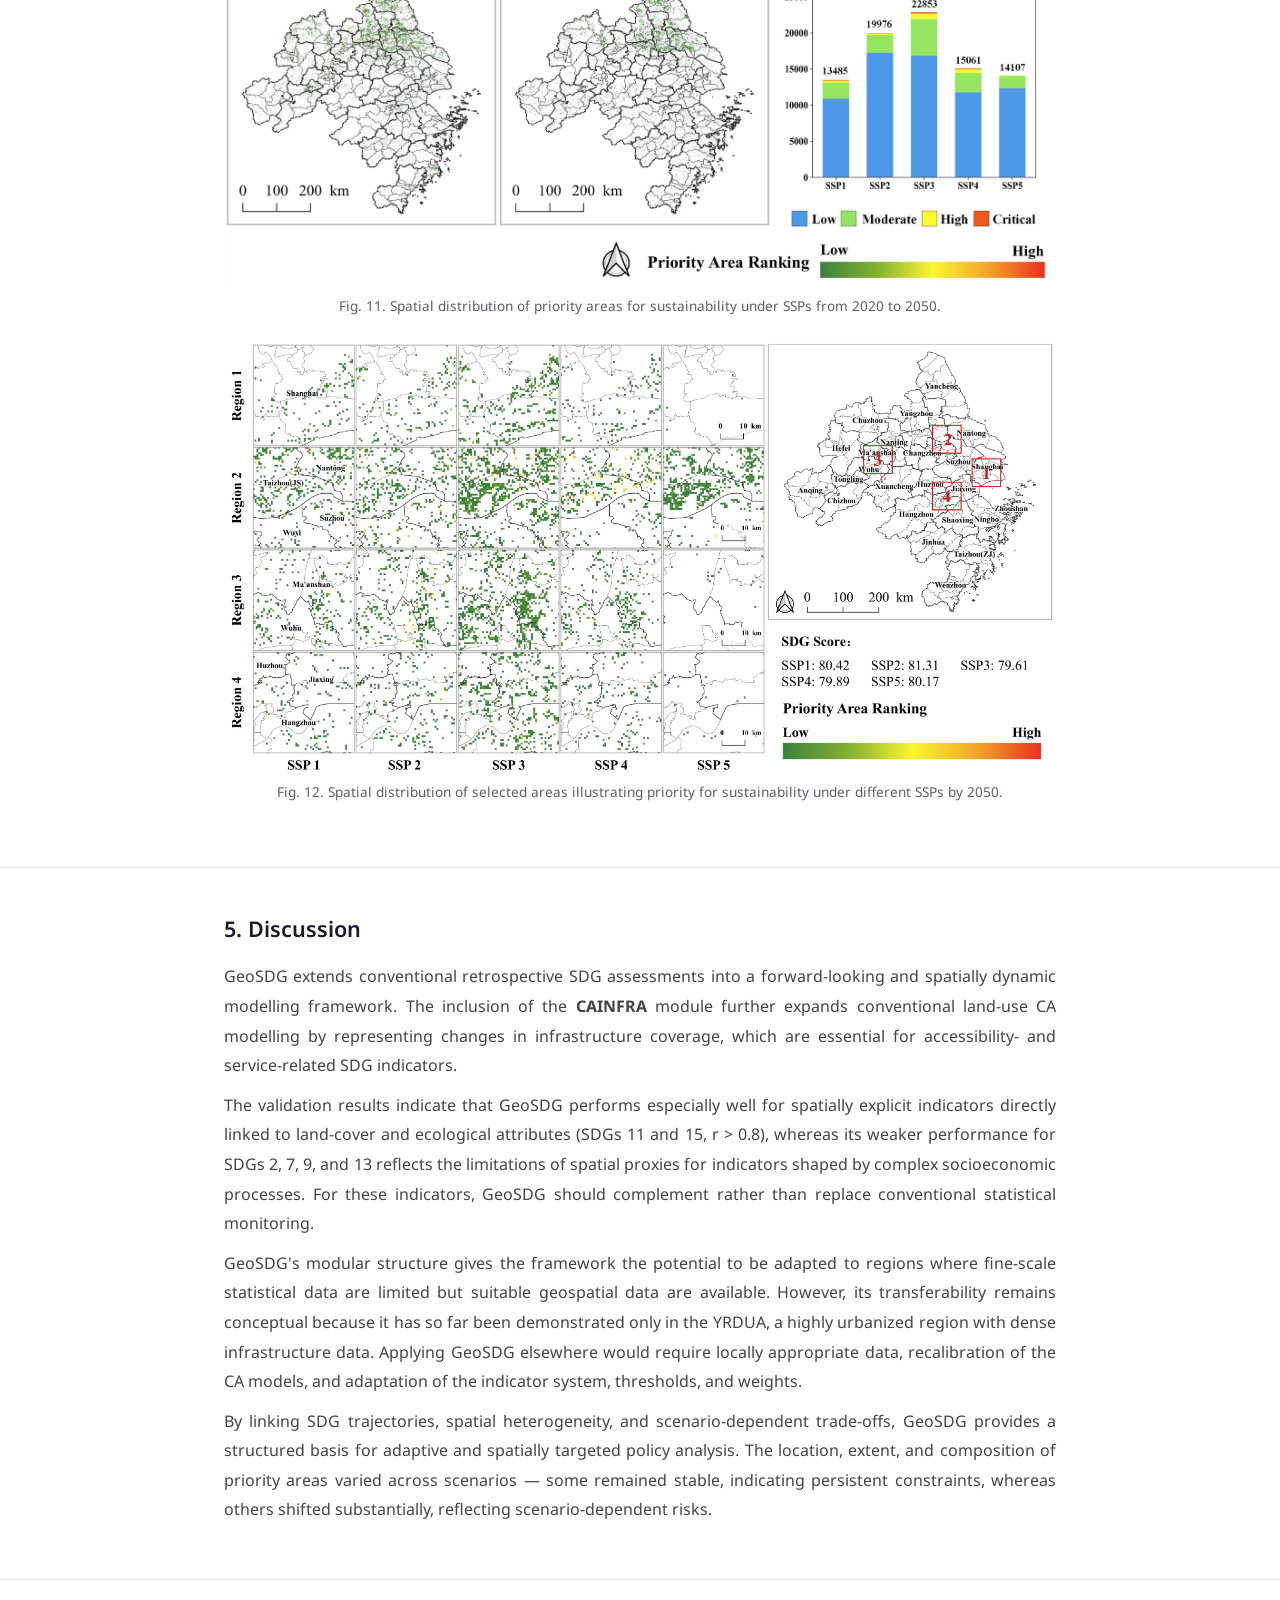
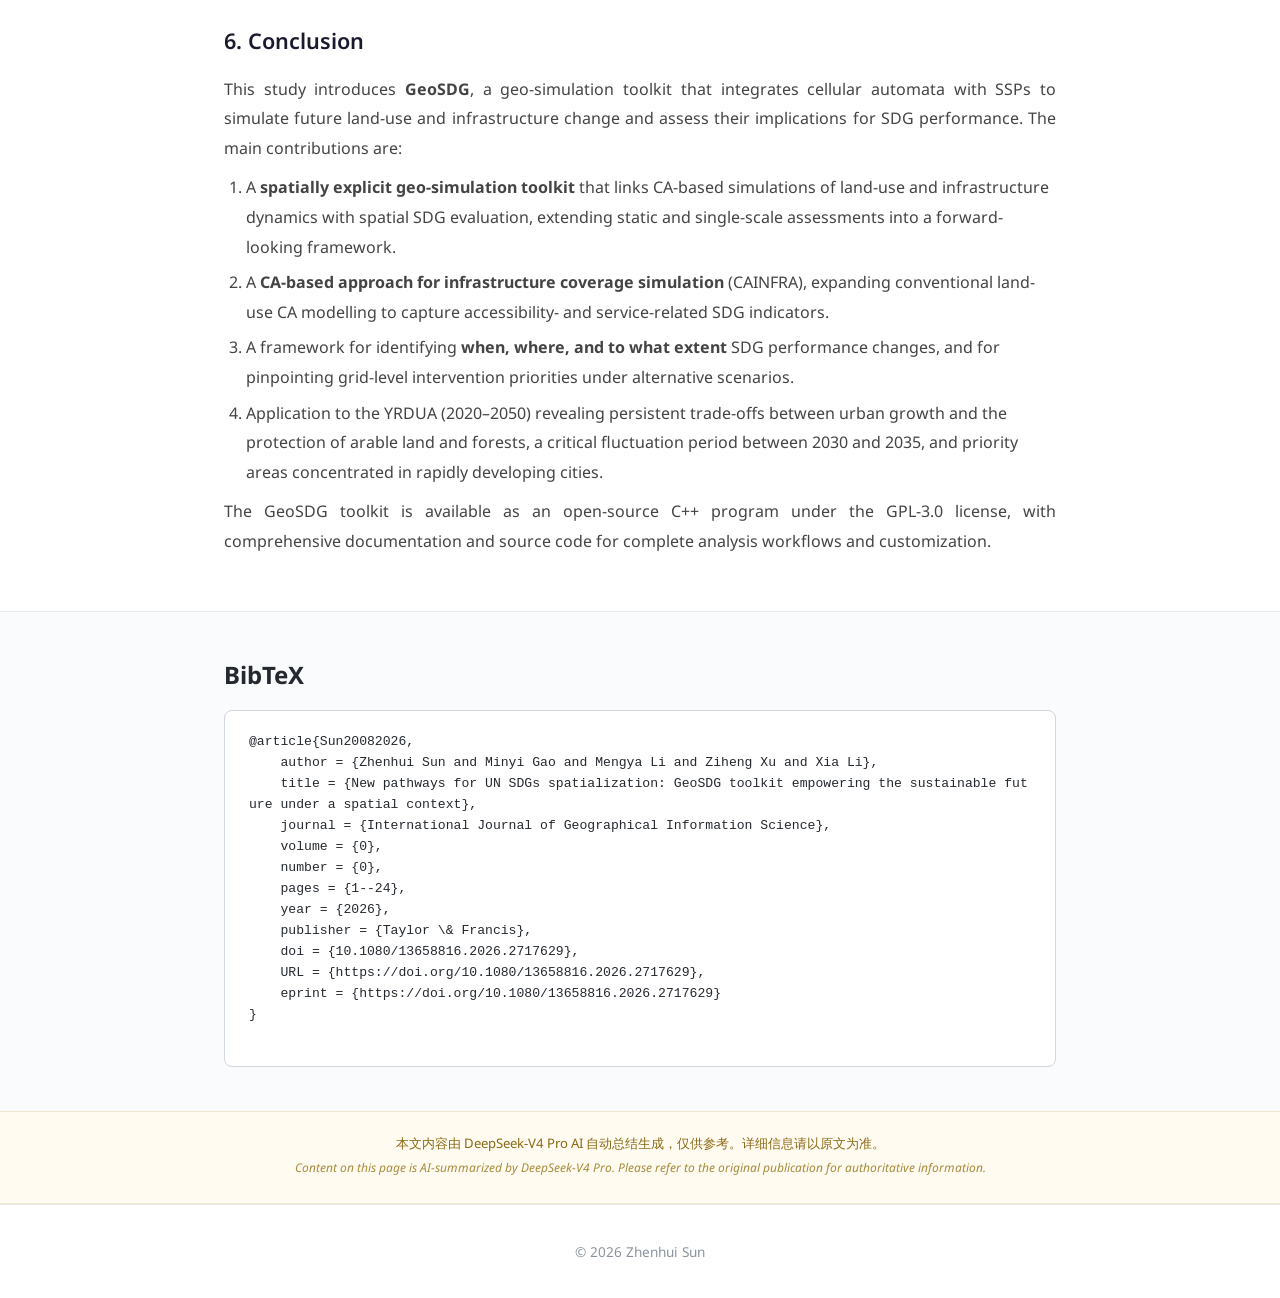
<file: papers/geosdg-sdg-spatialization.html>
<!DOCTYPE html>
<html lang="en">
<head>
  <meta charset="utf-8">
  <meta name="viewport" content="width=device-width, initial-scale=1">
  <title>GeoSDG | Zhenhui Sun</title>
  <link href="https://fonts.googleapis.com/css2?family=Google+Sans:wght@400;500;600;700&family=Noto+Sans:ital,wght@0,400;0,600;1,400&display=swap" rel="stylesheet">
  <link rel="stylesheet" href="../static/css/papers.css">
  <link rel="icon" href="data:,">
</head>
<body>

<nav class="back-nav">
  <div class="container">
    <a href="../">Zhenhui Sun</a>
  </div>
</nav>

<header class="hero">
  <div class="container">
    <span class="venue-tag">International Journal of Geographical Information Science · 2026</span>
    <h1>New Pathways for UN SDGs Spatialization: GeoSDG Toolkit Empowering the Sustainable Future under a Spatial Context</h1>
    <p class="authors">
      <strong>Zhenhui Sun</strong><sup>1</sup>, Minyi Gao<sup>1</sup>, Mengya Li, Ziheng Xu, Xia Li*
    </p>
    <p class="note"><sup>1</sup> Equal contribution. * Corresponding author.</p>
    <p class="venue">International Journal of Geographical Information Science · 2026</p>
    <p class="meta">DOI: <a href="https://doi.org/10.1080/13658816.2026.2717629" target="_blank">10.1080/13658816.2026.2717629</a></p>
    <div class="links">
      <a href="https://doi.org/10.1080/13658816.2026.2717629" target="_blank">Paper</a>
      <a href="https://doi.org/10.1080/13658816.2026.2717629" target="_blank">DOI</a>
      <a href="https://doi.org/10.6084/m9.figshare.29445089.v3" target="_blank">Code</a>
    </div>
  </div>
</header>

<section class="teaser">
  <div class="container">
    <img src="../static/images/geosdg-teaser.png" alt="GeoSDG Teaser"
         onerror="this.parentElement.innerHTML='<div class=\'placeholder\'>Teaser image — place at static/images/geosdg-teaser.png</div>'">
  </div>
</section>

<section class="section">
  <div class="container">
    <h2>Abstract</h2>
    <p>
      The United Nations' Sustainable Development Goals (SDGs) provide a universal framework for addressing global
      resource and environmental challenges. However, most existing assessments rely on historical statistical data at
      coarse scales, often overlooking the explicit spatial dimension and the dynamic interactions between land-use
      change and infrastructure expansion. To address this, we developed <strong>GeoSDG</strong>, an integrated modeling
      toolkit that couples cellular automata (CA) models of land-use and infrastructure change with a spatial SDG
      assessment framework. Unlike traditional static approaches, GeoSDG captures the co-evolution of land use and urban
      infrastructure, achieving satisfactory simulation performance (<strong>Figure of Merit: 0.128 for land use, 0.263 for
      infrastructure</strong>). By evaluating <strong>27 indicators across ten land-related SDGs</strong>, the framework is
      broadly consistent with established UN SDG assessment principles. Applying GeoSDG to the
      <strong>Yangtze River Delta from 2020 to 2050</strong> under multiple Shared Socioeconomic Pathways (SSPs), our
      results reveal substantial spatial heterogeneity and identify approximately <strong>10% of the land area as
      high-priority zones</strong> for targeted intervention. These findings highlight rapidly growing urban areas and
      provide pathway-specific policy recommendations to support progress towards the 2030 and 2050 sustainability targets.
    </p>
    <div class="keywords">
      <span>Keywords: </span>
      <span class="tag">Sustainable Development Goals (SDGs)</span>
      <span class="tag">Spatial sustainability</span>
      <span class="tag">Geo-simulation toolkit</span>
      <span class="tag">Cellular automata</span>
      <span class="tag">Priority areas</span>
    </div>
  </div>
</section>

<!-- ===== 1. Introduction ===== -->
<section class="section">
  <div class="container">
    <h2>1. Introduction</h2>
    <p>
      The United Nations established the Sustainable Development Goals (SDGs) to address urgent global resource and
      environmental challenges. Comprising <strong>17 goals, 169 targets, and more than 230 indicators</strong>, many of
      these goals are inherently spatial and depend on land-use and infrastructure conditions. As the 2030 deadline
      approaches, most countries are falling short, and some scholars have proposed extending the SDG framework to 2050
      through a two-stage process — a scenario-based projection rather than retrospective assessment alone.
    </p>
    <p>
      Existing studies calculate SDG scores at global, national, and regional scales, but they primarily analyze
      historical data and lack dynamic simulations of future trends connected to policy interventions. Various modelling
      frameworks — including the iSDG, International Futures (IFs), SDG-IO, and Threshold 21 (T21) models — emphasize
      statistical and data-driven approaches and often overlook <strong>spatial variability and process-based spatial
      dynamics</strong>, limiting their ability to identify where SDG synergies and conflicts emerge under alternative
      pathways.
    </p>
    <p>
      Land is a spatially defining variable, and cellular automata (CA) models are widely used to simulate urban land-use
      change. However, existing CA-based models focus on land-use patterns alone and do not incorporate
      <strong>infrastructure dynamics</strong>, which are equally crucial for SDG indicators related to accessibility and
      service coverage. No existing framework simultaneously simulates both land use and infrastructure changes and
      couples them with spatial SDG evaluation under future scenarios.
    </p>
    <p>
      To address these limitations, this study introduces <strong>GeoSDG</strong>, a geo-simulation toolkit that integrates
      CA-based simulations of land-use and infrastructure change with a spatially explicit SDG indicator system. GeoSDG
      highlights three contributions: (1) incorporating CA techniques to address <strong>10 SDGs</strong> pertaining to
      land use (SDG 2, 3, 4, 6, 7, 9, 11, 13, 14, and 15) with <strong>27 indicators</strong>; (2) introducing a CA-based
      approach for simulating changes in <strong>infrastructure coverage</strong> alongside land-use change; and (3)
      supporting the identification of critical timeframes, regional disparities, and <strong>priority areas</strong> for
      sustainable development.
    </p>
  </div>
</section>

<!-- ===== 2. Methodology ===== -->
<section class="section">
  <div class="container">
    <h2>2. Methodology</h2>
    <p>
      The GeoSDG toolkit is an integrated and reusable framework designed to simulate how changes in land use and
      infrastructure coverage affect the spatial dynamics of SDG performance. It consists of three modules: (1) a spatial
      assessment framework for land-related SDGs; (2) CA-based simulation of land-use and infrastructure coverage
      dynamics using raster data; and (3) iterative assessment of future SDG trajectories.
    </p>

    <figure>
      <img src="../static/images/geosdg-fig1-framework.jpg" alt="GeoSDG toolkit framework">
      <figcaption>Fig. 1. The GeoSDG toolkit consists of three essential steps for assessing spatially relevant SDGs: (1) Indicator Selection and Quantification; (2) Spatiotemporal Dynamic Simulation, Scoring, and Identification of Priority Areas; and (3) Future Sustainable Development Prospects.</figcaption>
    </figure>

    <figure>
      <img src="../static/images/geosdg-fig2-interface.jpg" alt="GeoSDG toolkit graphical interface">
      <figcaption>Fig. 2. Graphical main interface and function introduction of the GeoSDG toolkit.</figcaption>
    </figure>

    <h3>2.1 Evaluating Land-Related Indicators</h3>
    <p>
      Based on the UN global SDGs framework, a subset of <strong>10 SDGs and 17 targets</strong> most directly related to
      land dynamics and spatial sustainability was selected, comprising a total of <strong>27 indicators</strong>. The
      indicators are categorized into four types based on measurement method: Land Proportion Indicators, Land Conversion
      Indicators, Buffer Zone Indicators, and Total Statistics Indicators. Indicators are normalized to a range of 0–100,
      with positive, negative, and neutral indicators reflecting better sustainability at higher, lower, and
      closer-to-optimal values, respectively.
    </p>

    <figure>
      <img src="../static/images/geosdg-fig3-indicator-calculation.jpg" alt="SDG indicator calculation procedure">
      <figcaption>Fig. 3. Procedure for calculating spatially explicit land-related SDG indicators.</figcaption>
    </figure>

    <h3>2.2 Spatial Feature Simulation Using CA Models</h3>
    <p>
      GeoSDG uses two separate CA models to simulate future land use and infrastructure coverage. The
      <strong>CALUCC</strong> model simulates land-use dynamics by integrating the overall transition probability (derived
      from a random forest model), the neighbourhood effect, a self-adaptive inertia coefficient, a constraint factor, and
      a random factor. The <strong>CAINFRA</strong> model is a simplified CA distinguishing two states (covered / not
      covered by infrastructure), using a random forest to estimate infrastructure coverage probability and a competitive
      patch-seeding mechanism to simulate cell-level evolution.
    </p>

    <figure>
      <img src="../static/images/geosdg-fig4-infrastructure.jpg" alt="Infrastructure coverage simulation framework">
      <figcaption>Fig. 4. The structure of the rule mining and simulation framework for infrastructure coverage.</figcaption>
    </figure>

    <figure>
      <img src="../static/images/geosdg-fig5-coupling.jpg" alt="SDG assessment and CA simulation coupling">
      <figcaption>Fig. 5. Mechanisms for interactive coupling of the SDG assessment and CA simulation.</figcaption>
    </figure>

    <h3>2.3 Accuracy Assessment</h3>
    <p>
      The validation comprises three components: the Figure of Merit (FoM) and Overall Accuracy (OA) evaluate the
      performance of the two CA models, and a correlation analysis assesses the reliability of GeoSDG-derived SDG scores
      against reference assessments. FoM values between 0.1 and 0.3 and OA values above 0.8 indicate satisfactory
      performance in land-use simulations.
    </p>

    <h3>2.4 Identifying Priority Areas</h3>
    <p>
      Priority areas are identified in four categories: (1) Land Use Proportion and Transition Priority Areas; (2)
      Infrastructure Service Area Priority Areas; (3) "Human-Land Relationship" Priority Areas (SDG 11.3.1); and (4)
      "Peak Carbon" Priority Areas (SDG 13.2.2). Priority layers are overlaid to produce an integrated ranking,
      categorizing regions into four priority levels: Low, Moderate, High, and Critical.
    </p>

    <figure>
      <img src="../static/images/geosdg-fig6-priority-areas.jpg" alt="Priority area identification">
      <figcaption>Fig. 6. Schematic diagram for identifying priority areas of sustainability.</figcaption>
    </figure>
  </div>
</section>

<!-- ===== 3. Application ===== -->
<section class="section">
  <div class="container">
    <h2>3. Application in the Yangtze River Delta Urban Agglomeration</h2>

    <h3>3.1 Case Study Area and Data Sources</h3>
    <p>
      This study focuses on the <strong>Yangtze River Delta Urban Agglomeration (YRDUA)</strong>, a key urban agglomeration
      in eastern China covering <strong>211,700 km²</strong> and comprising <strong>27 cities</strong> across Shanghai,
      Jiangsu, Zhejiang, and Anhui. With its diverse city composition and development stages, significant economic output
      (approximately one-fifth of China's GDP), and pressing sustainability challenges, the YRDUA is an ideal case study
      for exploring spatially differentiated sustainable development strategies.
    </p>
    <p>
      Land-use data (2010–2020) were sourced from China's CNLUCC dataset and reclassified into six types (arable land,
      forest, grassland, water, urban land, and unused land). Multi-source geographic data — including topography,
      transportation, location, and various POIs — were used as driving factors, resampled to 30 m and normalized between
      0 and 1. Infrastructure coverage was derived from GaoDe POI data using kernel density estimation (KDE) with a 200 m
      bandwidth.
    </p>

    <figure>
      <img src="../static/images/geosdg-fig7-yrdua.jpg" alt="Geographical position of YRDUA">
      <figcaption>Fig. 7. Geographical position of the Yangtze River Delta Urban Agglomeration (YRDUA).</figcaption>
    </figure>

    <figure>
      <img src="../static/images/geosdg-fig8-driving-factors.jpg" alt="Spatial driving factors for YRDUA">
      <figcaption>Fig. 8. Spatial driving factors for the YRDUA region.</figcaption>
    </figure>

    <h3>3.2 Implementation Results and Validation</h3>
    <p>
      Simulations of land-use and infrastructure coverage dynamics were conducted within the YRDUA at a 30 m resolution.
      The model performs satisfactorily, with a <strong>FoM of 0.128 and OA of 0.815</strong> for CALUCC, and a
      <strong>FoM of 0.263 and OA of 0.923</strong> for CAINFRA. More than 70% of administrative units achieved FoM
      accuracy greater than 0.1, and more than 90% achieved OA accuracy greater than 0.8. Correlation analysis between
      GeoSDG scores and reference assessments showed strong correlation for SDG 11 (0.898) and SDG 15 (0.831), and
      moderate correlation for SDG 3, 4, and 6.
    </p>
  </div>
</section>

<!-- ===== 4. Results ===== -->
<section class="section">
  <div class="container">
    <h2>4. Results</h2>

    <h3>4.1 Temporal Trends in SDG Development (2020–2050)</h3>
    <p>
      Five development scenarios based on integrated SSPs (SSP1–5), ranging from optimistic to pessimistic, were
      investigated. The results indicate an upward trend in SDG scores across all scenarios from 2020 to 2050. SSP1, SSP2,
      and SSP5 reach the highest sustainability scores by 2050, with SSP1 and SSP2 strongest in environmental and social
      dimensions and SSP5 strongest economically. At the indicator level, SDG 6, 7, 13, and 14 show strong gains, while
      SDG 2 and 15 decline consistently, and SDG 11 exhibits marked volatility.
    </p>

    <figure>
      <img src="../static/images/geosdg-fig9-temporal-trends.jpg" alt="Temporal trends of SDGs under SSP scenarios">
      <figcaption>Fig. 9. Temporal trends of the SDGs under different SSP scenarios.</figcaption>
    </figure>

    <h3>4.2 Spatial Heterogeneity in Pursuing Sustainability</h3>
    <p>
      The YRDUA's 2020 spatial pattern is characterized by <strong>"central high, north and south low"</strong>. By 2030,
      SSP2 and SSP4 show the smallest improvements, while SSP3 exhibits the greatest inter-city imbalance. By 2050,
      initially underdeveloped areas improve most notably, with SSP3 showing the largest uplift and SSP4 displaying the
      greatest regional disparity.
    </p>

    <figure>
      <img src="../static/images/geosdg-fig10-spatial-patterns.jpg" alt="Spatial patterns of SDGs under SSPs">
      <figcaption>Fig. 10. Spatial patterns of the SDGs under SSPs. Panels (a1–e1) represent 2030, while panels (a2–e2) represent 2050.</figcaption>
    </figure>

    <h3>4.3 Priority Areas for Sustainability</h3>
    <p>
      By 2030, SSP3 demands the largest priority area (>15,000 km²) and SSP2 the least (8,667 km²). By 2050, SSP3 remains
      largest (22,853 km²) while SSP2 expands most rapidly. Priority areas were concentrated in rapidly developing cities
      in <strong>southern Jiangsu, northern Zhejiang, and eastern Anhui</strong>, where urban development pressure
      coincided with existing sustainability deficits.
    </p>

    <figure>
      <img src="../static/images/geosdg-fig11-priority-distribution.jpg" alt="Priority areas under SSPs">
      <figcaption>Fig. 11. Spatial distribution of priority areas for sustainability under SSPs from 2020 to 2050.</figcaption>
    </figure>

    <figure>
      <img src="../static/images/geosdg-fig12-selected-areas.jpg" alt="Selected areas illustrating priority for sustainability">
      <figcaption>Fig. 12. Spatial distribution of selected areas illustrating priority for sustainability under different SSPs by 2050.</figcaption>
    </figure>
  </div>
</section>

<!-- ===== 5. Discussion ===== -->
<section class="section">
  <div class="container">
    <h2>5. Discussion</h2>
    <p>
      GeoSDG extends conventional retrospective SDG assessments into a forward-looking and spatially dynamic modelling
      framework. The inclusion of the <strong>CAINFRA</strong> module further expands conventional land-use CA modelling by
      representing changes in infrastructure coverage, which are essential for accessibility- and service-related SDG
      indicators.
    </p>
    <p>
      The validation results indicate that GeoSDG performs especially well for spatially explicit indicators directly
      linked to land-cover and ecological attributes (SDGs 11 and 15, r > 0.8), whereas its weaker performance for SDGs 2,
      7, 9, and 13 reflects the limitations of spatial proxies for indicators shaped by complex socioeconomic processes.
      For these indicators, GeoSDG should complement rather than replace conventional statistical monitoring.
    </p>
    <p>
      GeoSDG's modular structure gives the framework the potential to be adapted to regions where fine-scale statistical
      data are limited but suitable geospatial data are available. However, its transferability remains conceptual because
      it has so far been demonstrated only in the YRDUA, a highly urbanized region with dense infrastructure data.
      Applying GeoSDG elsewhere would require locally appropriate data, recalibration of the CA models, and adaptation of
      the indicator system, thresholds, and weights.
    </p>
    <p>
      By linking SDG trajectories, spatial heterogeneity, and scenario-dependent trade-offs, GeoSDG provides a structured
      basis for adaptive and spatially targeted policy analysis. The location, extent, and composition of priority areas
      varied across scenarios — some remained stable, indicating persistent constraints, whereas others shifted
      substantially, reflecting scenario-dependent risks.
    </p>
  </div>
</section>

<!-- ===== 6. Conclusion ===== -->
<section class="section">
  <div class="container">
    <h2>6. Conclusion</h2>
    <p>
      This study introduces <strong>GeoSDG</strong>, a geo-simulation toolkit that integrates cellular automata with SSPs
      to simulate future land-use and infrastructure change and assess their implications for SDG performance. The main
      contributions are:
    </p>
    <ol>
      <li>A <strong>spatially explicit geo-simulation toolkit</strong> that links CA-based simulations of land-use and
      infrastructure dynamics with spatial SDG evaluation, extending static and single-scale assessments into a
      forward-looking framework.</li>
      <li>A <strong>CA-based approach for infrastructure coverage simulation</strong> (CAINFRA), expanding conventional
      land-use CA modelling to capture accessibility- and service-related SDG indicators.</li>
      <li>A framework for identifying <strong>when, where, and to what extent</strong> SDG performance changes, and for
      pinpointing grid-level intervention priorities under alternative scenarios.</li>
      <li>Application to the YRDUA (2020–2050) revealing persistent trade-offs between urban growth and the protection of
      arable land and forests, a critical fluctuation period between 2030 and 2035, and priority areas concentrated in
      rapidly developing cities.</li>
    </ol>
    <p>
      The GeoSDG toolkit is available as an open-source C++ program under the GPL-3.0 license, with comprehensive
      documentation and source code for complete analysis workflows and customization.
    </p>
  </div>
</section>

<!-- ===== BibTeX ===== -->
<section class="bibtex">
  <div class="container">
    <h2>BibTeX</h2>
    <pre>
@article{Sun20082026,
    author = {Zhenhui Sun and Minyi Gao and Mengya Li and Ziheng Xu and Xia Li},
    title = {New pathways for UN SDGs spatialization: GeoSDG toolkit empowering the sustainable future under a spatial context},
    journal = {International Journal of Geographical Information Science},
    volume = {0},
    number = {0},
    pages = {1--24},
    year = {2026},
    publisher = {Taylor \& Francis},
    doi = {10.1080/13658816.2026.2717629},
    URL = {https://doi.org/10.1080/13658816.2026.2717629},
    eprint = {https://doi.org/10.1080/13658816.2026.2717629}
}
    </pre>
  </div>
</section>

<div class="ai-summary-note">
  <div class="container">
    <p>本文内容由 DeepSeek-V4 Pro AI 自动总结生成，仅供参考。详细信息请以原文为准。</p>
    <p class="ai-summary-en">Content on this page is AI-summarized by DeepSeek-V4 Pro. Please refer to the original publication for authoritative information.</p>
  </div>
</div>

<footer class="footer">
  <div class="container">&copy; 2026 Zhenhui Sun</div>
</footer>

</body>
</html>
</file>
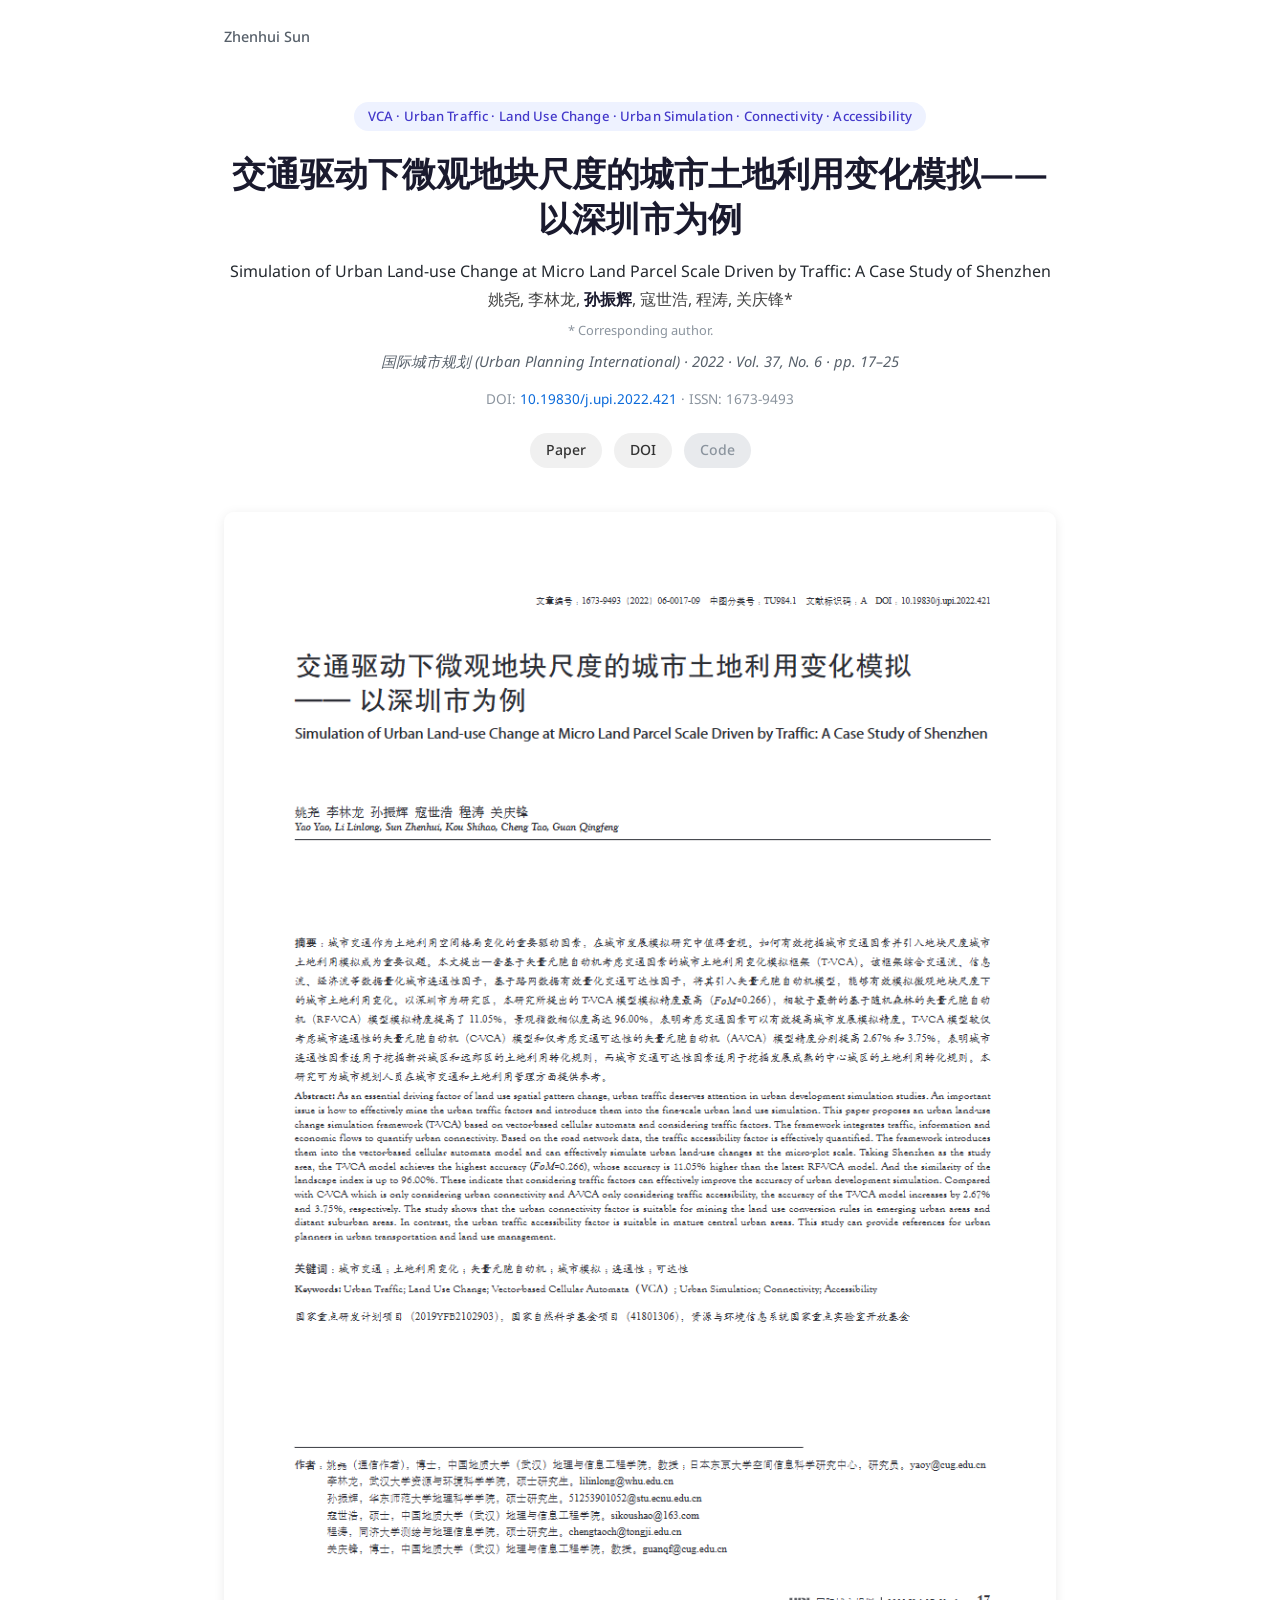
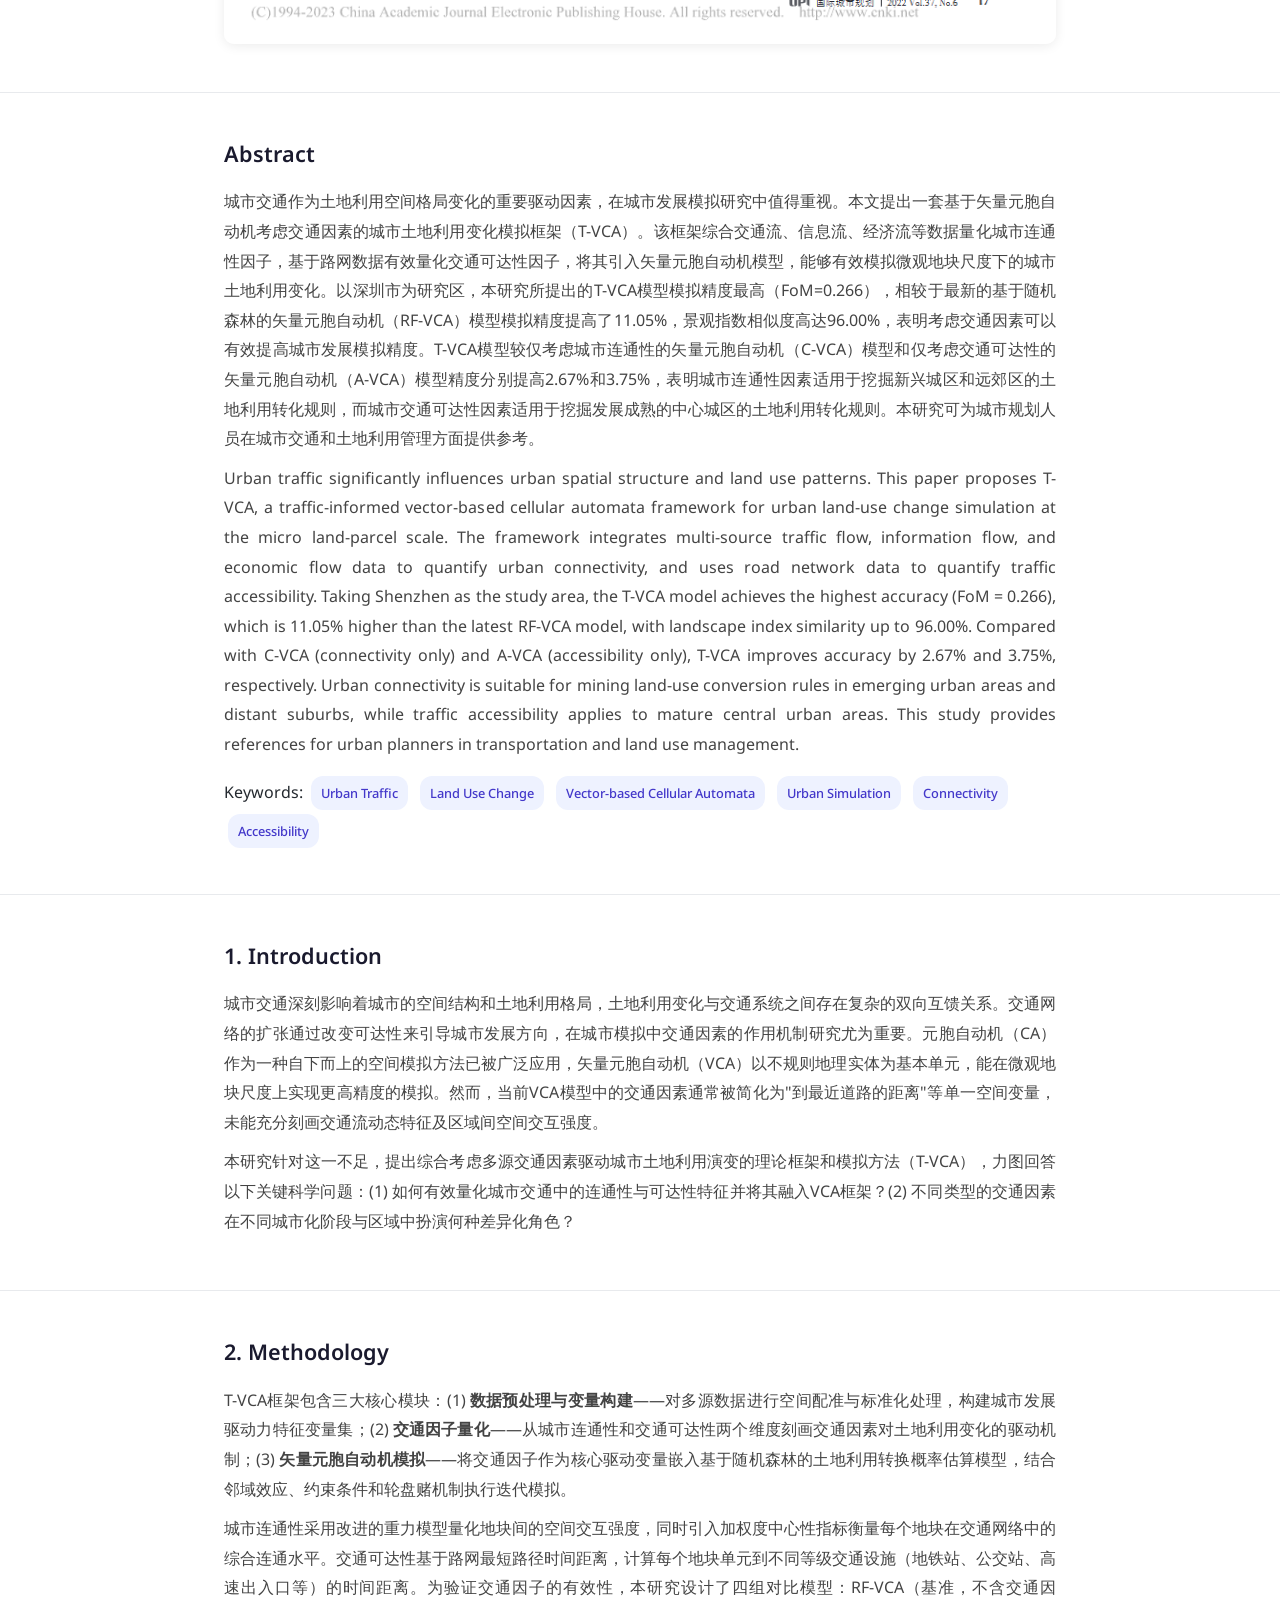
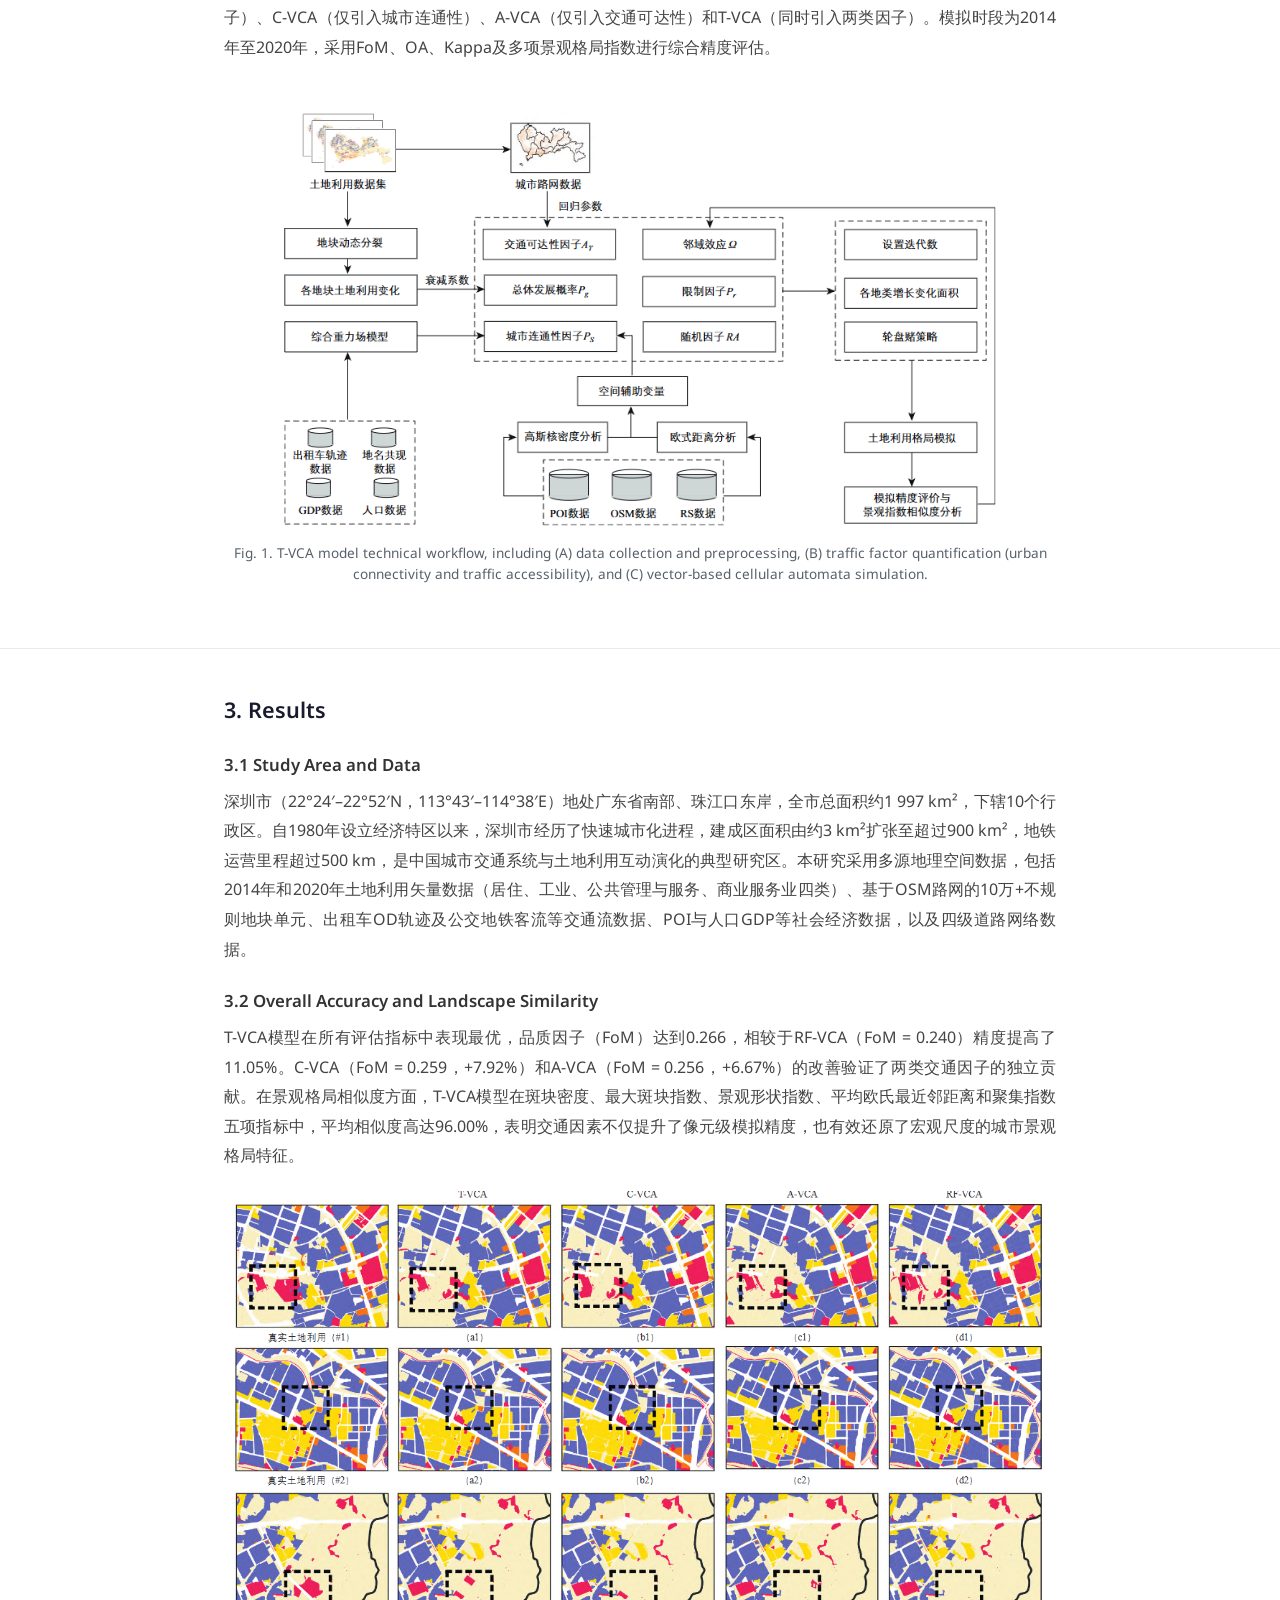
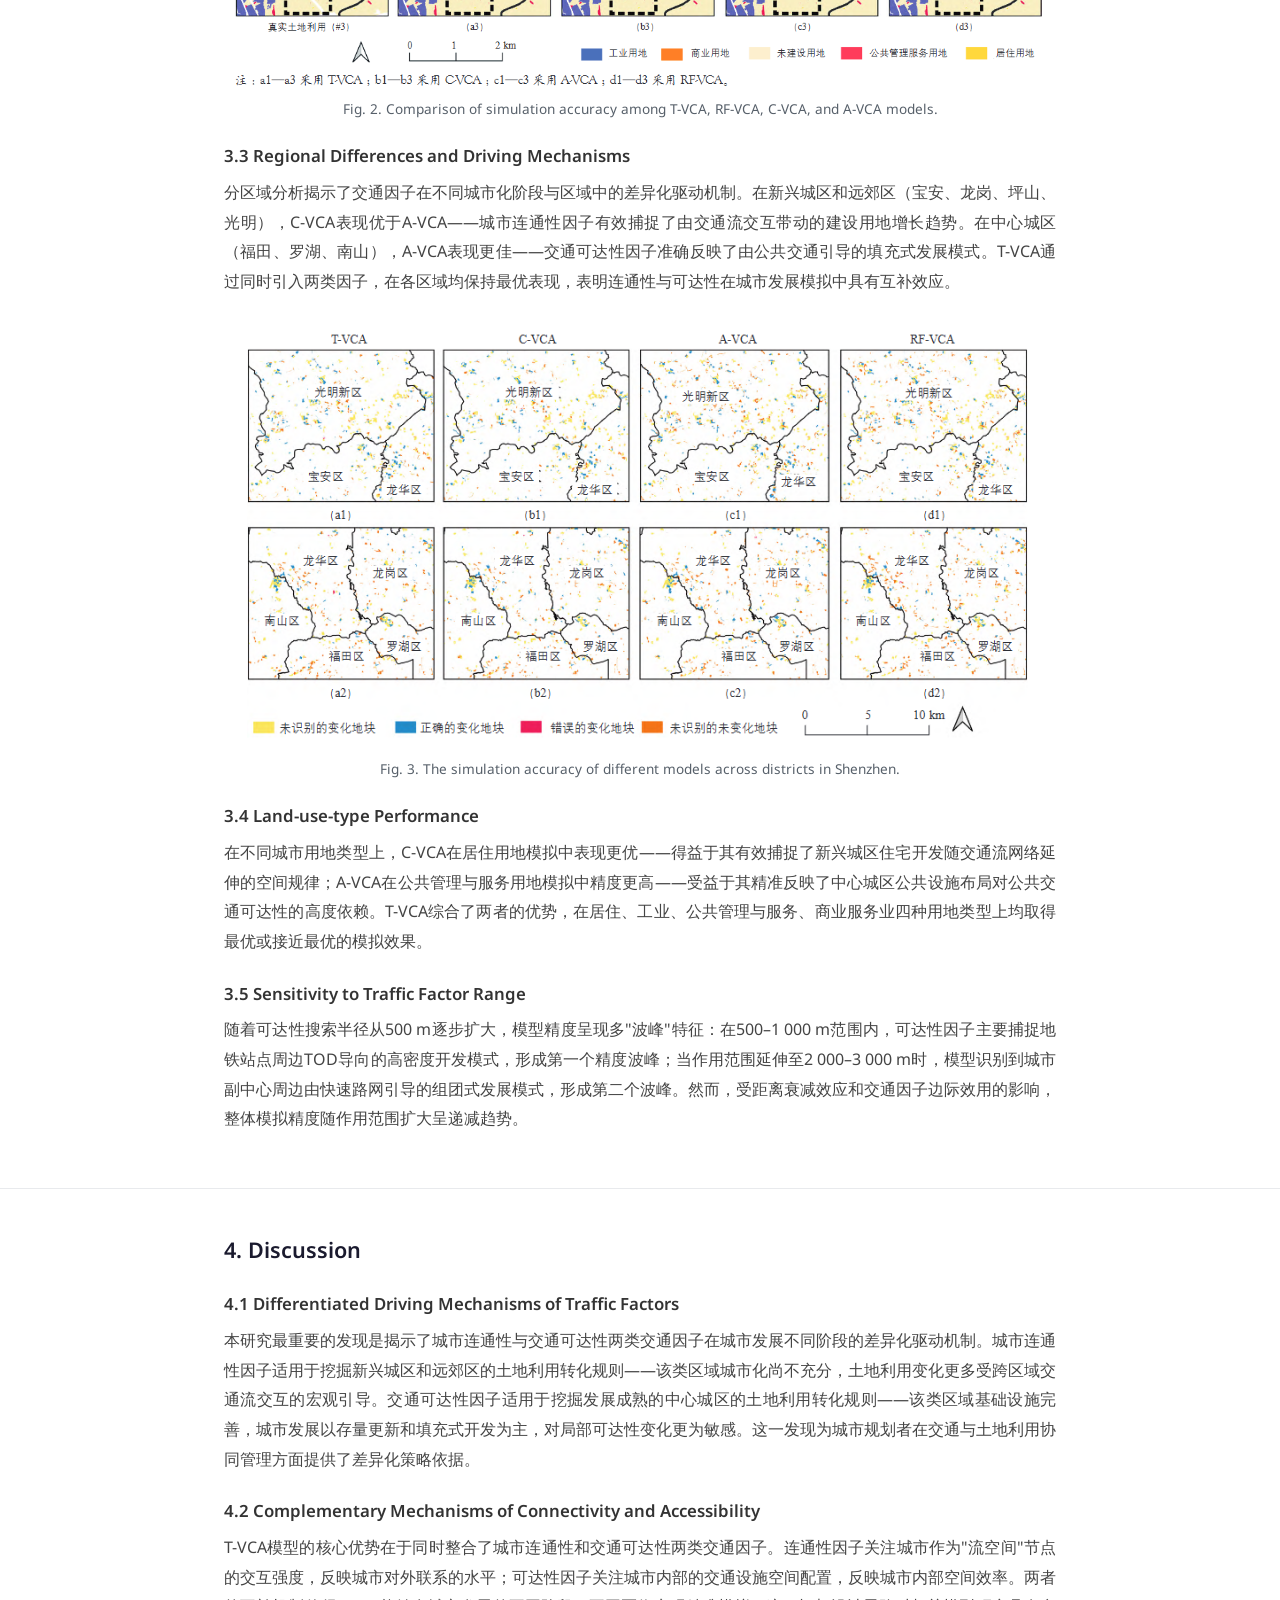
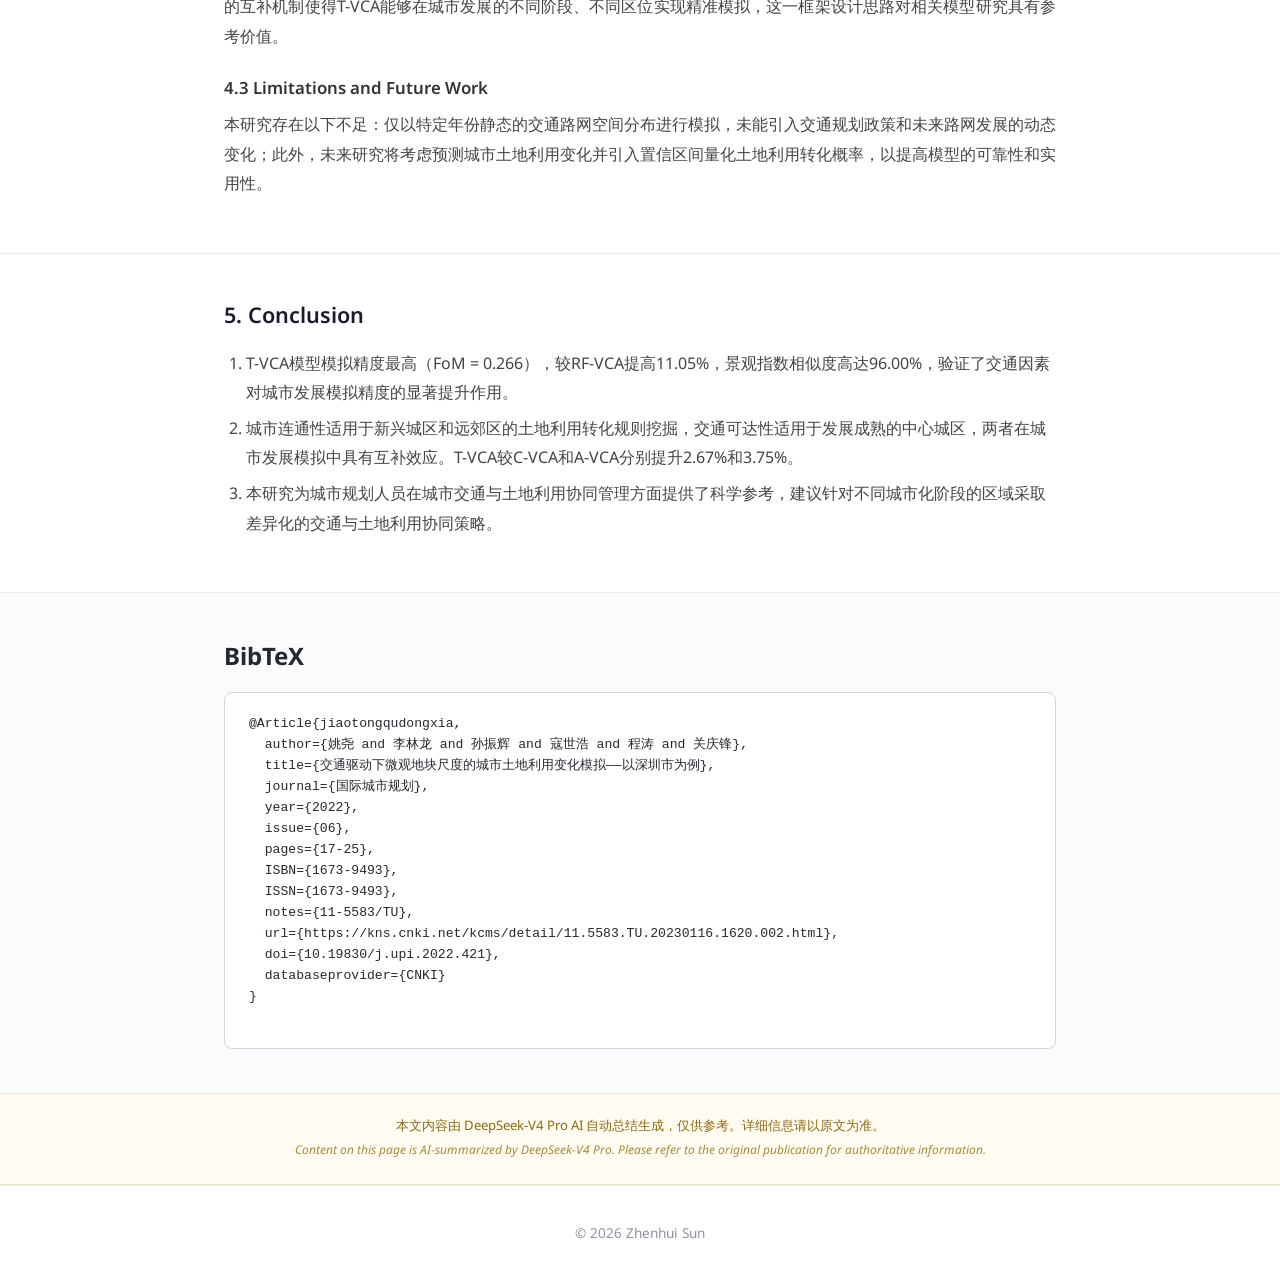
<file: papers/jiaotong-qudong-weiguan-tudi.html>
<!DOCTYPE html>
<html lang="zh-CN" class="light">
<head>
  <meta charset="utf-8">
  <meta name="viewport" content="width=device-width, initial-scale=1">
  <meta name="description" content="T-VCA: A traffic-informed vector-based cellular automata framework for micro land-parcel scale urban land-use simulation in Shenzhen">
  <title>Traffic-informed VCA | Zhenhui Sun</title>
  <link href="https://fonts.googleapis.com/css2?family=Google+Sans:wght@400;500;600;700&family=Noto+Sans:ital,wght@0,400;0,600;1,400&display=swap" rel="stylesheet">
  <link rel="stylesheet" href="../static/css/papers.css">
  <link rel="icon" href="data:,">
</head>
<body>

<nav class="back-nav">
  <div class="container">
    <a href="../">Zhenhui Sun</a>
  </div>
</nav>

<header class="hero">
  <div class="container">
    <span class="venue-tag">VCA · Urban Traffic · Land Use Change · Urban Simulation · Connectivity · Accessibility</span>
    <h1>交通驱动下微观地块尺度的城市土地利用变化模拟——以深圳市为例</h1>
    <p class="subtitle">Simulation of Urban Land-use Change at Micro Land Parcel Scale Driven by Traffic: A Case Study of Shenzhen</p>
    <p class="authors">
      姚尧, 李林龙, <strong>孙振辉</strong>, 寇世浩, 程涛, 关庆锋*
    </p>
    <p class="note">* Corresponding author.</p>
    <p class="venue">国际城市规划 (Urban Planning International) · 2022 · Vol. 37, No. 6 · pp. 17–25</p>
    <p class="meta">DOI: <a href="https://doi.org/10.19830/j.upi.2022.421" target="_blank">10.19830/j.upi.2022.421</a> · ISSN: 1673-9493</p>
    <div class="links">
      <a href="https://doi.org/10.19830/j.upi.2022.421" target="_blank">Paper</a>
      <a href="https://doi.org/10.19830/j.upi.2022.421" target="_blank">DOI</a>
      <a href="#" class="disabled">Code</a>
    </div>
  </div>
</header>

<section class="teaser">
  <div class="container">
    <img src="../static/images/tvca-teaser.png" alt="Fig. 1 T-VCA Framework"
         onerror="this.parentElement.innerHTML='<div class=\'placeholder\'>Teaser image — place at static/images/tvca-teaser.png</div>'">
  </div>
</section>

<section class="section">
  <div class="container">
    <h2>Abstract</h2>
    <p>城市交通作为土地利用空间格局变化的重要驱动因素，在城市发展模拟研究中值得重视。本文提出一套基于矢量元胞自动机考虑交通因素的城市土地利用变化模拟框架（T-VCA）。该框架综合交通流、信息流、经济流等数据量化城市连通性因子，基于路网数据有效量化交通可达性因子，将其引入矢量元胞自动机模型，能够有效模拟微观地块尺度下的城市土地利用变化。以深圳市为研究区，本研究所提出的T-VCA模型模拟精度最高（FoM=0.266），相较于最新的基于随机森林的矢量元胞自动机（RF-VCA）模型模拟精度提高了11.05%，景观指数相似度高达96.00%，表明考虑交通因素可以有效提高城市发展模拟精度。T-VCA模型较仅考虑城市连通性的矢量元胞自动机（C-VCA）模型和仅考虑交通可达性的矢量元胞自动机（A-VCA）模型精度分别提高2.67%和3.75%，表明城市连通性因素适用于挖掘新兴城区和远郊区的土地利用转化规则，而城市交通可达性因素适用于挖掘发展成熟的中心城区的土地利用转化规则。本研究可为城市规划人员在城市交通和土地利用管理方面提供参考。</p>
    <p>Urban traffic significantly influences urban spatial structure and land use patterns. This paper proposes T-VCA, a traffic-informed vector-based cellular automata framework for urban land-use change simulation at the micro land-parcel scale. The framework integrates multi-source traffic flow, information flow, and economic flow data to quantify urban connectivity, and uses road network data to quantify traffic accessibility. Taking Shenzhen as the study area, the T-VCA model achieves the highest accuracy (FoM = 0.266), which is 11.05% higher than the latest RF-VCA model, with landscape index similarity up to 96.00%. Compared with C-VCA (connectivity only) and A-VCA (accessibility only), T-VCA improves accuracy by 2.67% and 3.75%, respectively. Urban connectivity is suitable for mining land-use conversion rules in emerging urban areas and distant suburbs, while traffic accessibility applies to mature central urban areas. This study provides references for urban planners in transportation and land use management.</p>
    <div class="keywords">
      <span>Keywords: </span>
      <span class="tag">Urban Traffic</span>
      <span class="tag">Land Use Change</span>
      <span class="tag">Vector-based Cellular Automata</span>
      <span class="tag">Urban Simulation</span>
      <span class="tag">Connectivity</span>
      <span class="tag">Accessibility</span>
    </div>
  </div>
</section>


<section class="section">
  <div class="container">
    <h2>1. Introduction</h2>
    <p>城市交通深刻影响着城市的空间结构和土地利用格局，土地利用变化与交通系统之间存在复杂的双向互馈关系。交通网络的扩张通过改变可达性来引导城市发展方向，在城市模拟中交通因素的作用机制研究尤为重要。元胞自动机（CA）作为一种自下而上的空间模拟方法已被广泛应用，矢量元胞自动机（VCA）以不规则地理实体为基本单元，能在微观地块尺度上实现更高精度的模拟。然而，当前VCA模型中的交通因素通常被简化为"到最近道路的距离"等单一空间变量，未能充分刻画交通流动态特征及区域间空间交互强度。</p>
    <p>本研究针对这一不足，提出综合考虑多源交通因素驱动城市土地利用演变的理论框架和模拟方法（T-VCA），力图回答以下关键科学问题：(1) 如何有效量化城市交通中的连通性与可达性特征并将其融入VCA框架？(2) 不同类型的交通因素在不同城市化阶段与区域中扮演何种差异化角色？</p>
  </div>
</section>

<section class="section">
  <div class="container">
    <h2>2. Methodology</h2>
    <p>T-VCA框架包含三大核心模块：(1) <strong>数据预处理与变量构建</strong>——对多源数据进行空间配准与标准化处理，构建城市发展驱动力特征变量集；(2) <strong>交通因子量化</strong>——从城市连通性和交通可达性两个维度刻画交通因素对土地利用变化的驱动机制；(3) <strong>矢量元胞自动机模拟</strong>——将交通因子作为核心驱动变量嵌入基于随机森林的土地利用转换概率估算模型，结合邻域效应、约束条件和轮盘赌机制执行迭代模拟。</p>
    <p>城市连通性采用改进的重力模型量化地块间的空间交互强度，同时引入加权度中心性指标衡量每个地块在交通网络中的综合连通水平。交通可达性基于路网最短路径时间距离，计算每个地块单元到不同等级交通设施（地铁站、公交站、高速出入口等）的时间距离。为验证交通因子的有效性，本研究设计了四组对比模型：RF-VCA（基准，不含交通因子）、C-VCA（仅引入城市连通性）、A-VCA（仅引入交通可达性）和T-VCA（同时引入两类因子）。模拟时段为2014年至2020年，采用FoM、OA、Kappa及多项景观格局指数进行综合精度评估。</p>

    <figure>
      <img src="../static/images/tvca-framework.png" alt="Fig. 1">
      <figcaption>Fig. 1. T-VCA model technical workflow, including (A) data collection and preprocessing, (B) traffic factor quantification (urban connectivity and traffic accessibility), and (C) vector-based cellular automata simulation.</figcaption>
    </figure>
  </div>
</section>

<section class="section">
  <div class="container">
    <h2>3. Results</h2>
    <h3>3.1 Study Area and Data</h3>
    <p>深圳市（22°24′–22°52′N，113°43′–114°38′E）地处广东省南部、珠江口东岸，全市总面积约1 997 km²，下辖10个行政区。自1980年设立经济特区以来，深圳市经历了快速城市化进程，建成区面积由约3 km²扩张至超过900 km²，地铁运营里程超过500 km，是中国城市交通系统与土地利用互动演化的典型研究区。本研究采用多源地理空间数据，包括2014年和2020年土地利用矢量数据（居住、工业、公共管理与服务、商业服务业四类）、基于OSM路网的10万+不规则地块单元、出租车OD轨迹及公交地铁客流等交通流数据、POI与人口GDP等社会经济数据，以及四级道路网络数据。</p>

    <h3>3.2 Overall Accuracy and Landscape Similarity</h3>
    <p>T-VCA模型在所有评估指标中表现最优，品质因子（FoM）达到0.266，相较于RF-VCA（FoM = 0.240）精度提高了11.05%。C-VCA（FoM = 0.259，+7.92%）和A-VCA（FoM = 0.256，+6.67%）的改善验证了两类交通因子的独立贡献。在景观格局相似度方面，T-VCA模型在斑块密度、最大斑块指数、景观形状指数、平均欧氏最近邻距离和聚集指数五项指标中，平均相似度高达96.00%，表明交通因素不仅提升了像元级模拟精度，也有效还原了宏观尺度的城市景观格局特征。</p>

    <figure>
      <img src="../static/images/tvca-accuracy.png" alt="Fig. 2">
      <figcaption>Fig. 2. Comparison of simulation accuracy among T-VCA, RF-VCA, C-VCA, and A-VCA models.</figcaption>
    </figure>

    <h3>3.3 Regional Differences and Driving Mechanisms</h3>
    <p>分区域分析揭示了交通因子在不同城市化阶段与区域中的差异化驱动机制。在新兴城区和远郊区（宝安、龙岗、坪山、光明），C-VCA表现优于A-VCA——城市连通性因子有效捕捉了由交通流交互带动的建设用地增长趋势。在中心城区（福田、罗湖、南山），A-VCA表现更佳——交通可达性因子准确反映了由公共交通引导的填充式发展模式。T-VCA通过同时引入两类因子，在各区域均保持最优表现，表明连通性与可达性在城市发展模拟中具有互补效应。</p>

    <figure>
      <img src="../static/images/tvca-regional.png" alt="Fig. 3">
      <figcaption>Fig. 3. The simulation accuracy of different models across districts in Shenzhen.</figcaption>
    </figure>

    <h3>3.4 Land-use-type Performance</h3>
    <p>在不同城市用地类型上，C-VCA在居住用地模拟中表现更优——得益于其有效捕捉了新兴城区住宅开发随交通流网络延伸的空间规律；A-VCA在公共管理与服务用地模拟中精度更高——受益于其精准反映了中心城区公共设施布局对公共交通可达性的高度依赖。T-VCA综合了两者的优势，在居住、工业、公共管理与服务、商业服务业四种用地类型上均取得最优或接近最优的模拟效果。</p>

    <h3>3.5 Sensitivity to Traffic Factor Range</h3>
    <p>随着可达性搜索半径从500 m逐步扩大，模型精度呈现多"波峰"特征：在500–1 000 m范围内，可达性因子主要捕捉地铁站点周边TOD导向的高密度开发模式，形成第一个精度波峰；当作用范围延伸至2 000–3 000 m时，模型识别到城市副中心周边由快速路网引导的组团式发展模式，形成第二个波峰。然而，受距离衰减效应和交通因子边际效用的影响，整体模拟精度随作用范围扩大呈递减趋势。</p>
  </div>
</section>

<section class="section">
  <div class="container">
    <h2>4. Discussion</h2>

    <h3>4.1 Differentiated Driving Mechanisms of Traffic Factors</h3>
    <p>本研究最重要的发现是揭示了城市连通性与交通可达性两类交通因子在城市发展不同阶段的差异化驱动机制。城市连通性因子适用于挖掘新兴城区和远郊区的土地利用转化规则——该类区域城市化尚不充分，土地利用变化更多受跨区域交通流交互的宏观引导。交通可达性因子适用于挖掘发展成熟的中心城区的土地利用转化规则——该类区域基础设施完善，城市发展以存量更新和填充式开发为主，对局部可达性变化更为敏感。这一发现为城市规划者在交通与土地利用协同管理方面提供了差异化策略依据。</p>

    <h3>4.2 Complementary Mechanisms of Connectivity and Accessibility</h3>
    <p>T-VCA模型的核心优势在于同时整合了城市连通性和交通可达性两类交通因子。连通性因子关注城市作为"流空间"节点的交互强度，反映城市对外联系的水平；可达性因子关注城市内部的交通设施空间配置，反映城市内部空间效率。两者的互补机制使得T-VCA能够在城市发展的不同阶段、不同区位实现精准模拟，这一框架设计思路对相关模型研究具有参考价值。</p>

    <h3>4.3 Limitations and Future Work</h3>
    <p>本研究存在以下不足：仅以特定年份静态的交通路网空间分布进行模拟，未能引入交通规划政策和未来路网发展的动态变化；此外，未来研究将考虑预测城市土地利用变化并引入置信区间量化土地利用转化概率，以提高模型的可靠性和实用性。</p>
  </div>
</section>

<section class="section">
  <div class="container">
    <h2>5. Conclusion</h2>
    <ol>
      <li>T-VCA模型模拟精度最高（FoM = 0.266），较RF-VCA提高11.05%，景观指数相似度高达96.00%，验证了交通因素对城市发展模拟精度的显著提升作用。</li>
      <li>城市连通性适用于新兴城区和远郊区的土地利用转化规则挖掘，交通可达性适用于发展成熟的中心城区，两者在城市发展模拟中具有互补效应。T-VCA较C-VCA和A-VCA分别提升2.67%和3.75%。</li>
      <li>本研究为城市规划人员在城市交通与土地利用协同管理方面提供了科学参考，建议针对不同城市化阶段的区域采取差异化的交通与土地利用协同策略。</li>
    </ol>
  </div>
</section>

<section class="bibtex">
  <div class="container">
    <h2>BibTeX</h2>
    <pre>
@Article{jiaotongqudongxia,
  author={姚尧 and 李林龙 and 孙振辉 and 寇世浩 and 程涛 and 关庆锋},
  title={交通驱动下微观地块尺度的城市土地利用变化模拟——以深圳市为例},
  journal={国际城市规划},
  year={2022},
  issue={06},
  pages={17-25},
  ISBN={1673-9493},
  ISSN={1673-9493},
  notes={11-5583/TU},
  url={https://kns.cnki.net/kcms/detail/11.5583.TU.20230116.1620.002.html},
  doi={10.19830/j.upi.2022.421},
  databaseprovider={CNKI}
}
    </pre>
  </div>
</section>

<div class="ai-summary-note">
  <div class="container">
    <p>本文内容由 DeepSeek-V4 Pro AI 自动总结生成，仅供参考。详细信息请以原文为准。</p>
    <p class="ai-summary-en">Content on this page is AI-summarized by DeepSeek-V4 Pro. Please refer to the original publication for authoritative information.</p>
  </div>
</div>

<footer class="footer">
  <div class="container">&copy; 2026 Zhenhui Sun</div>
</footer>

</body>
</html>
</file>
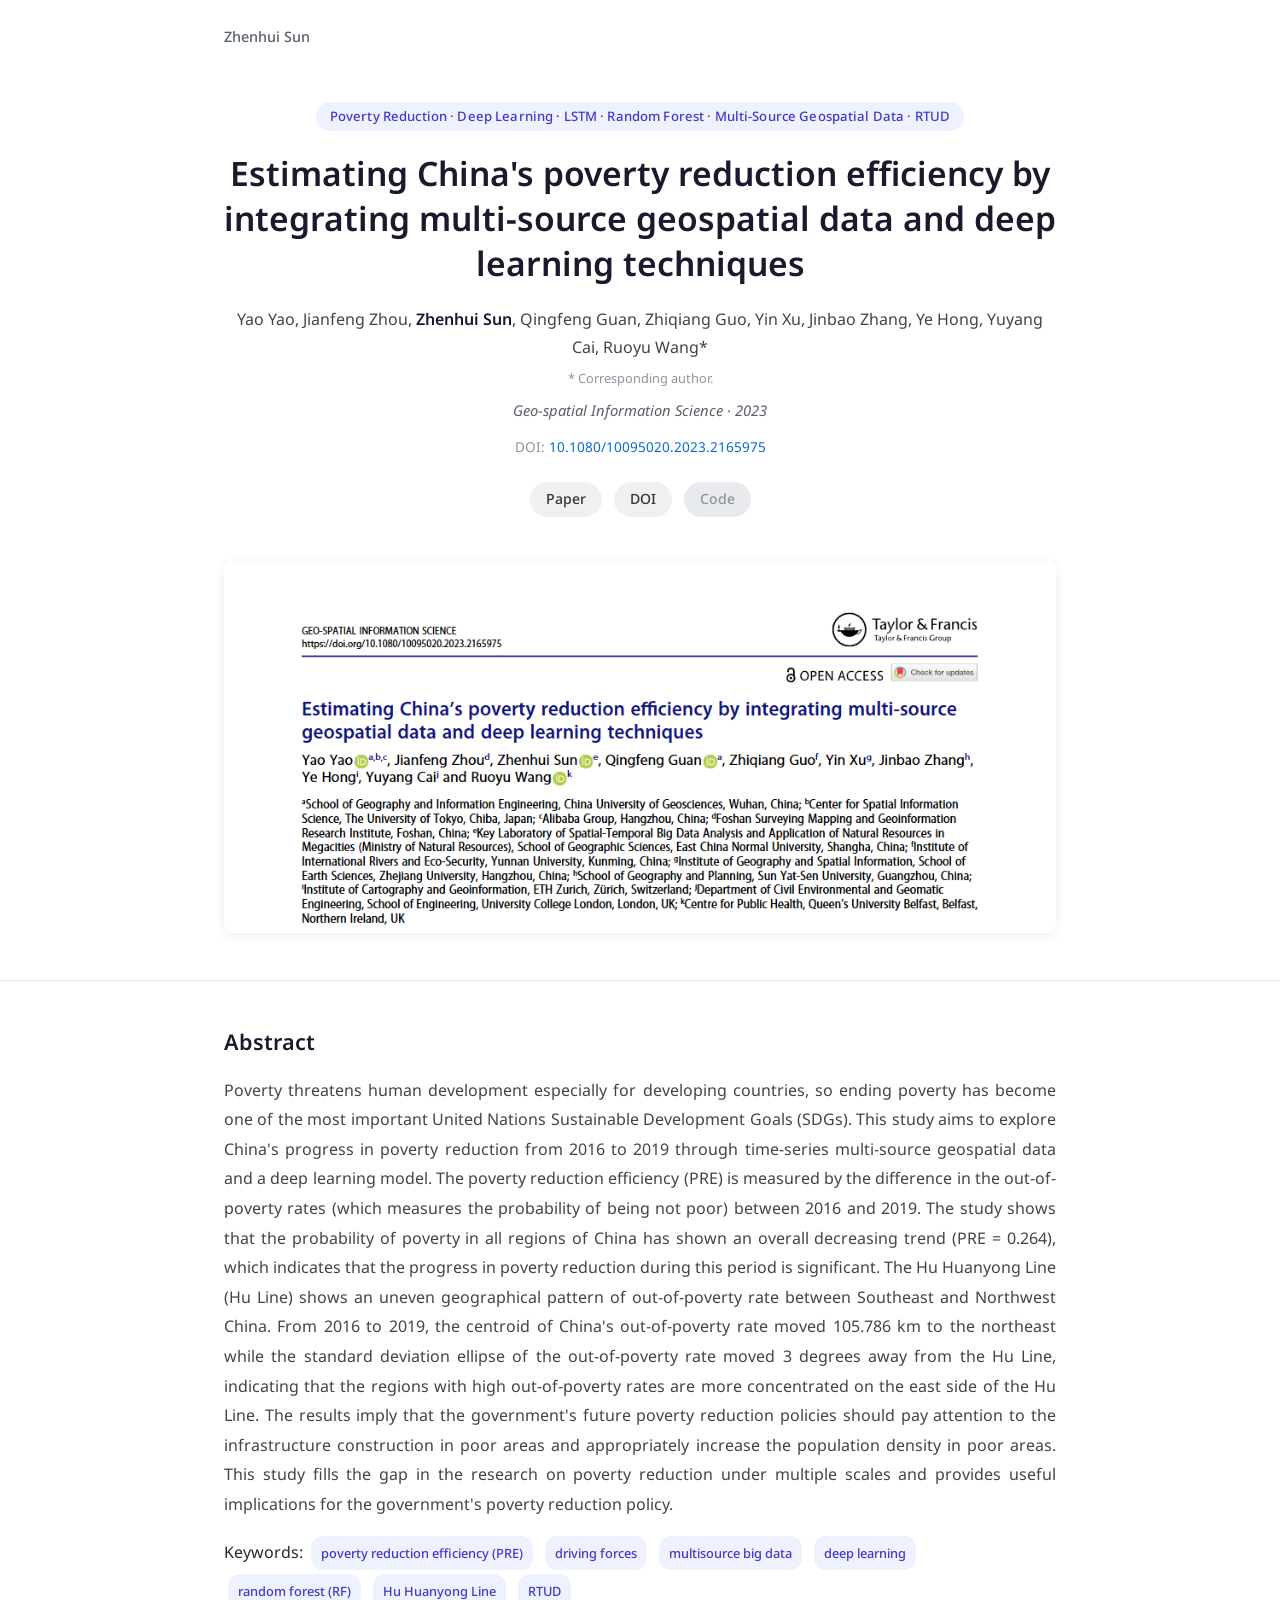
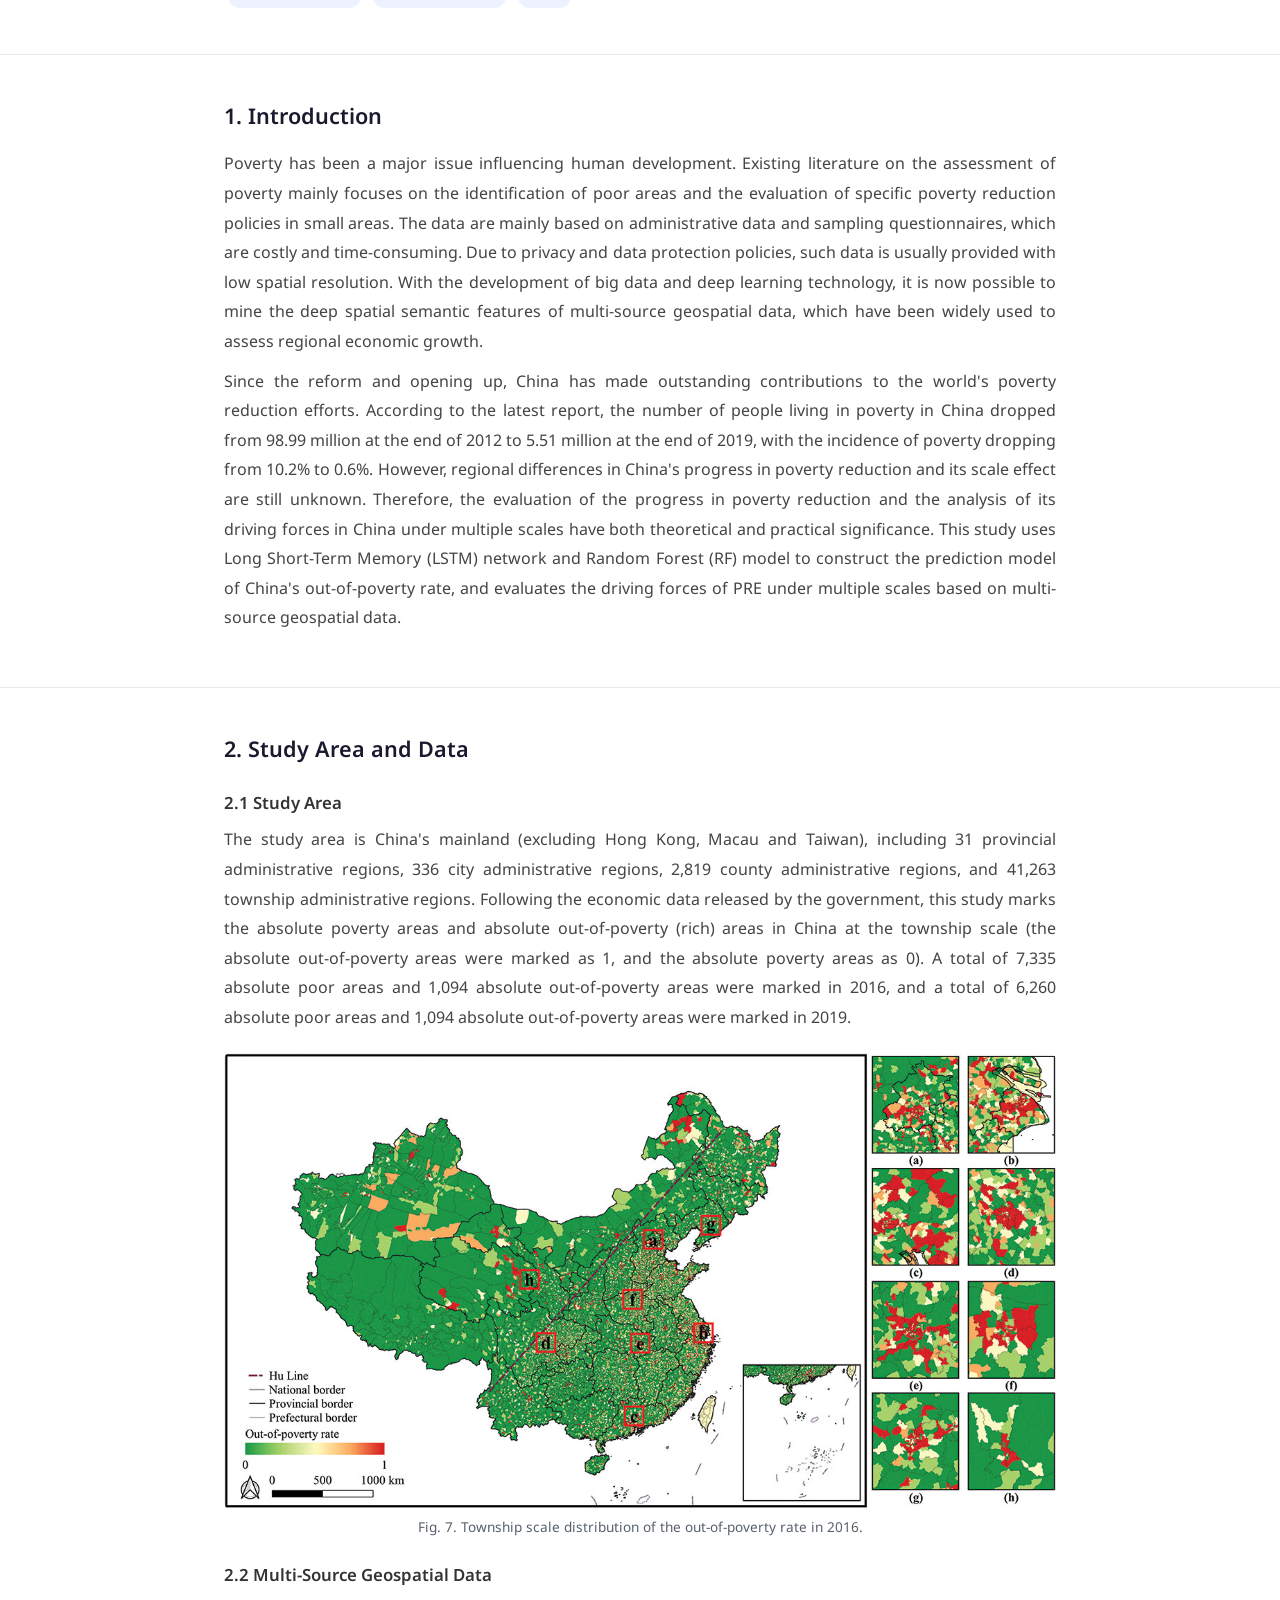
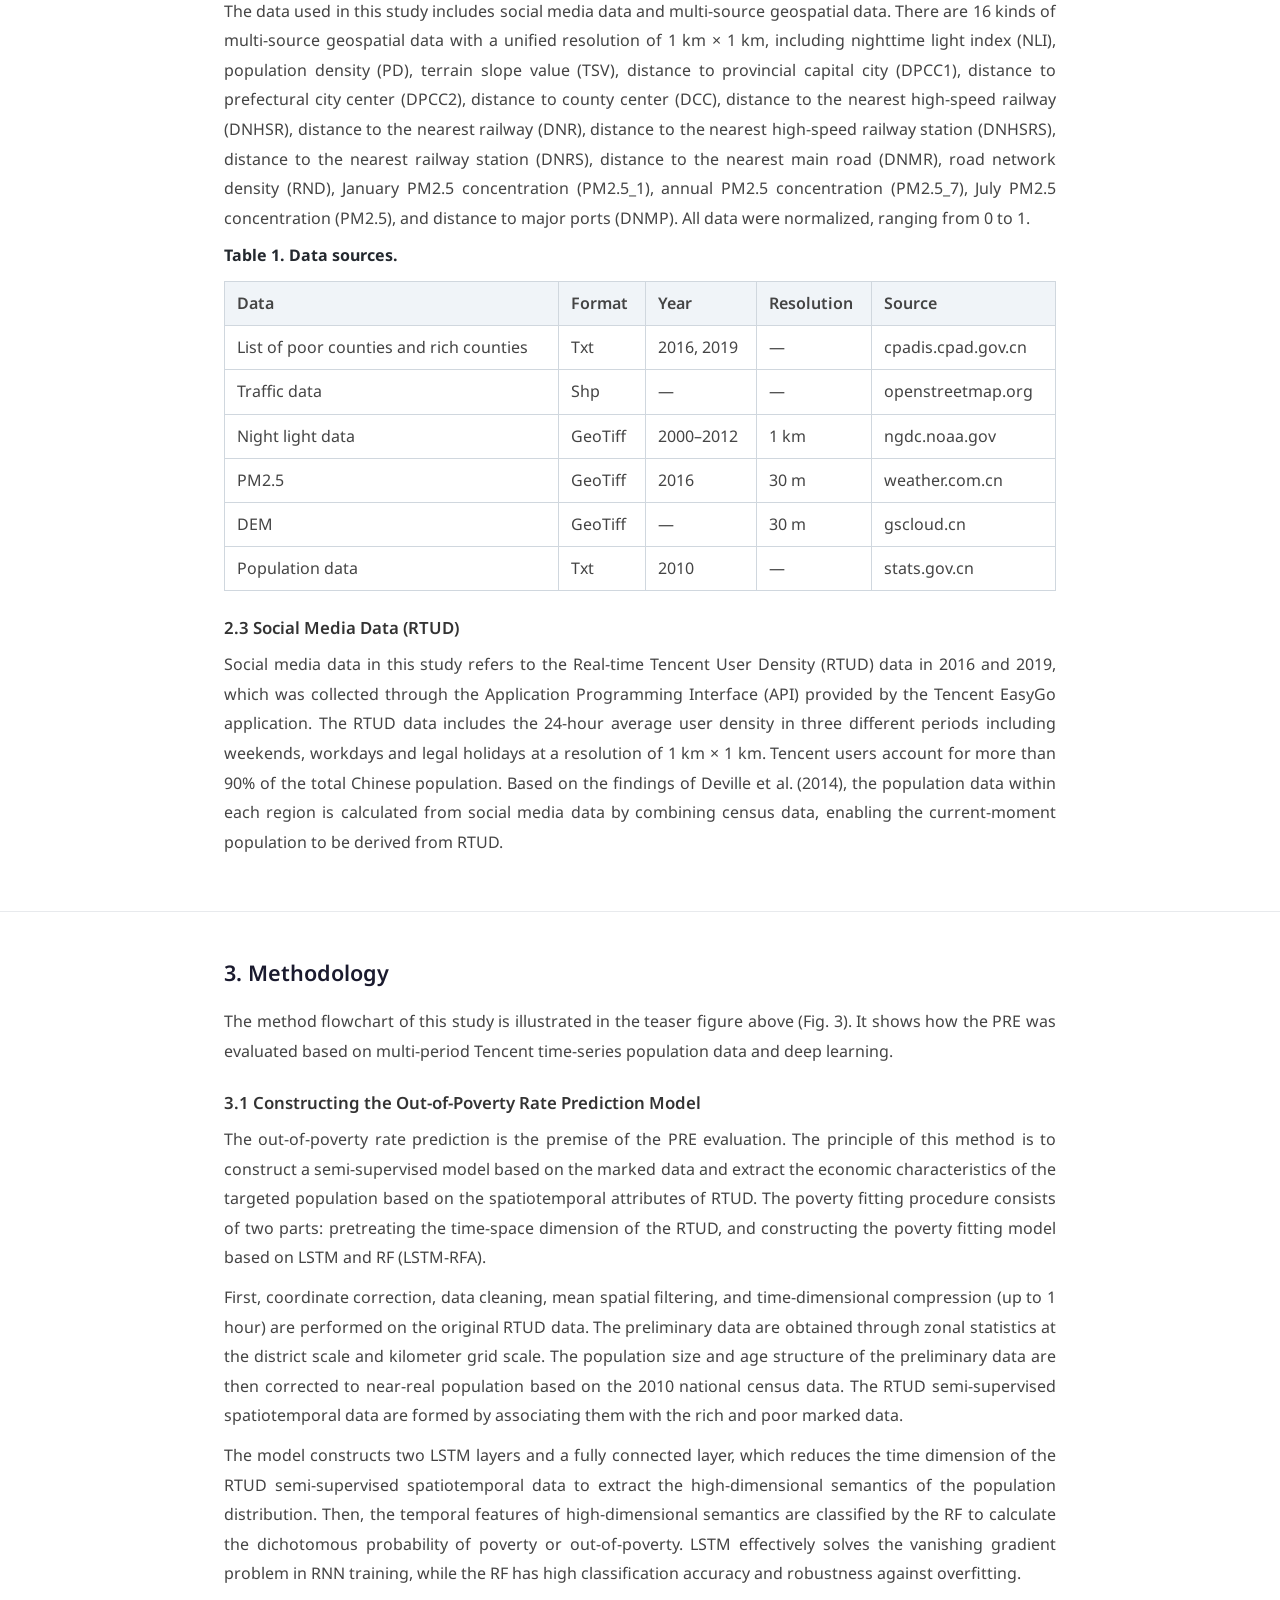
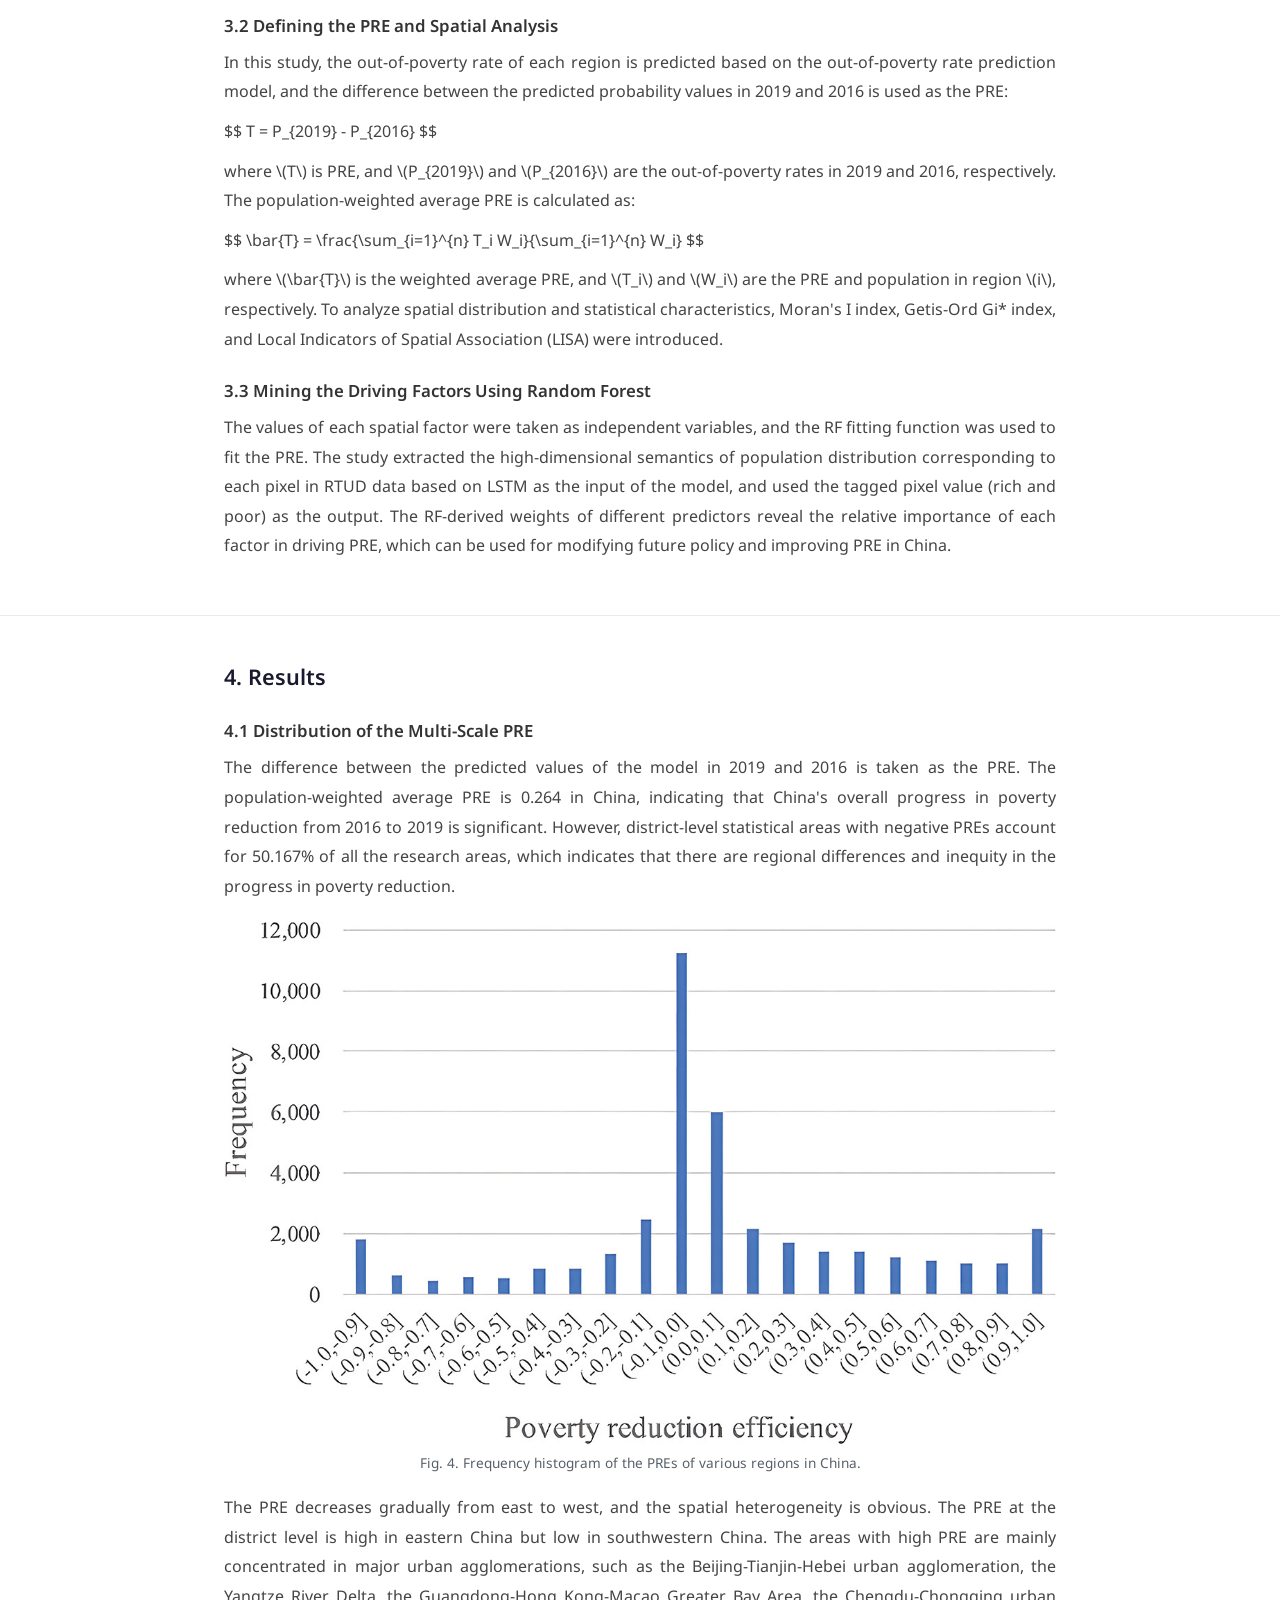
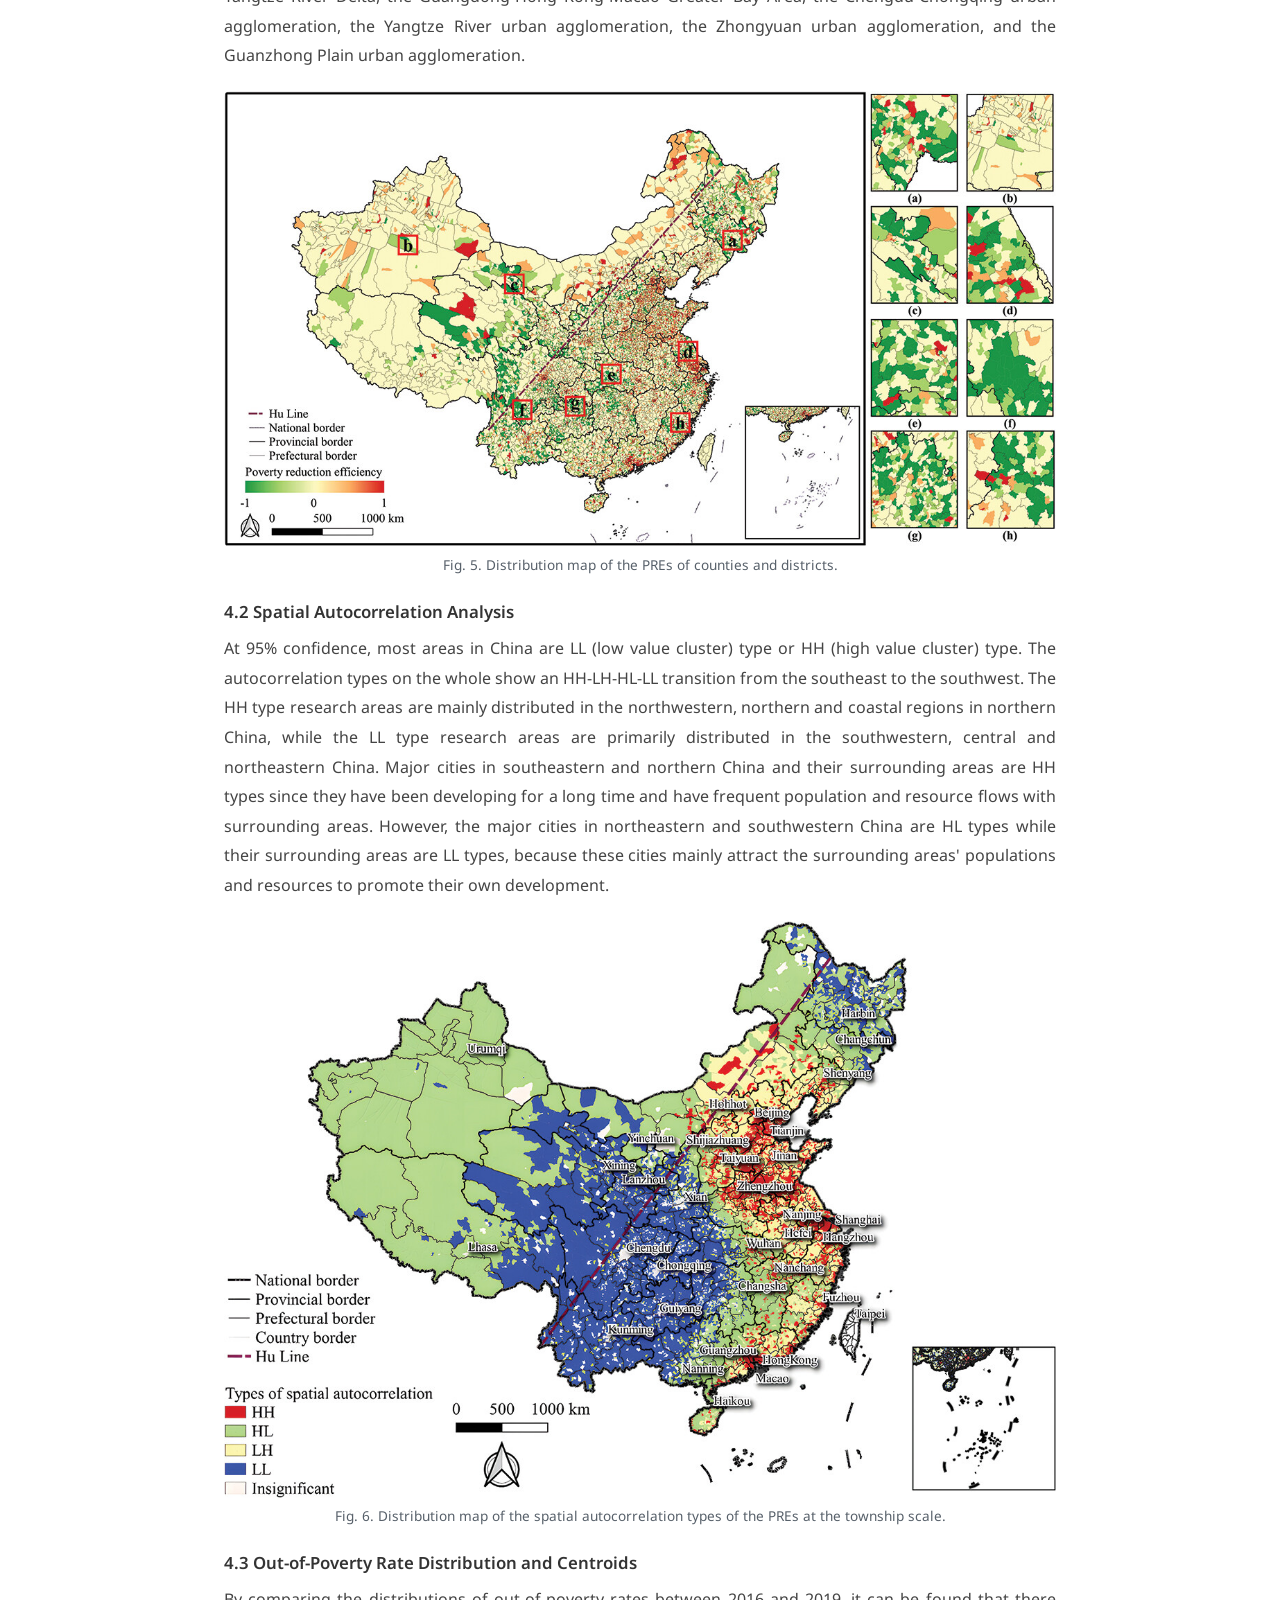
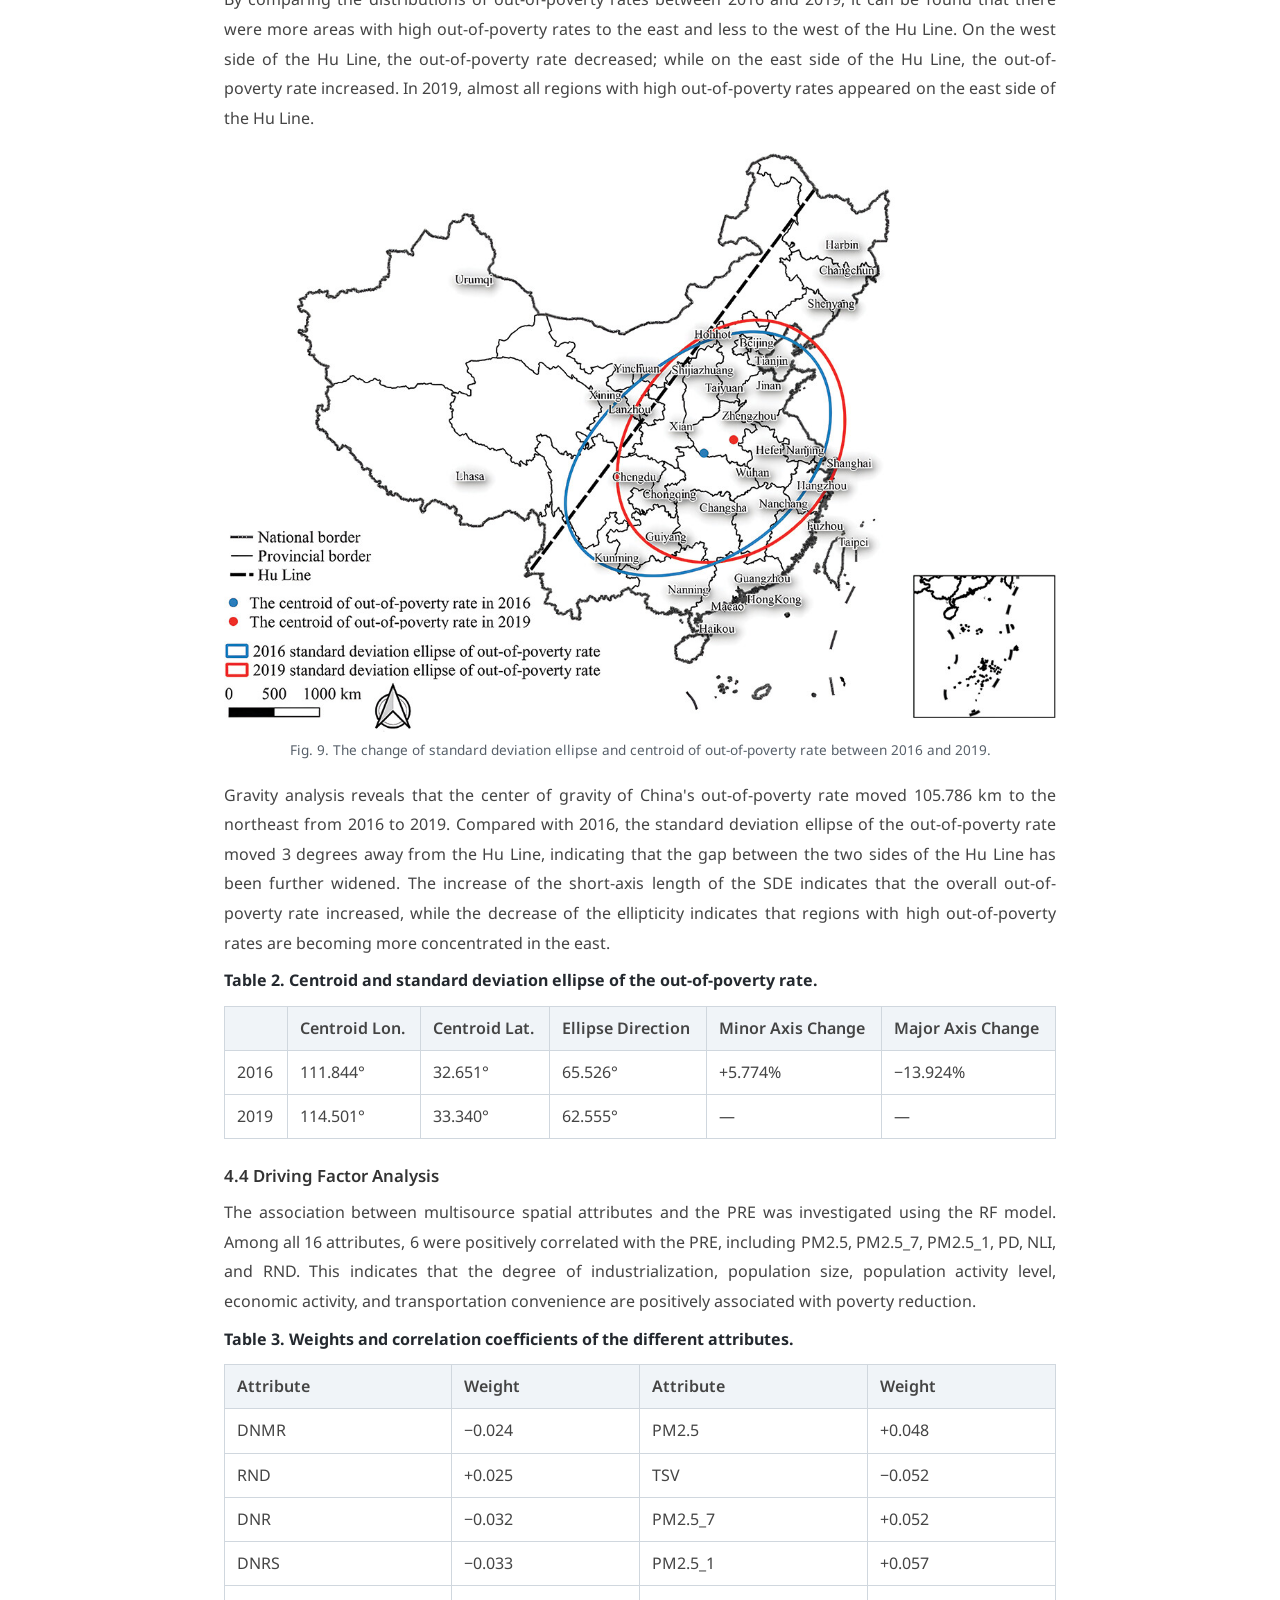
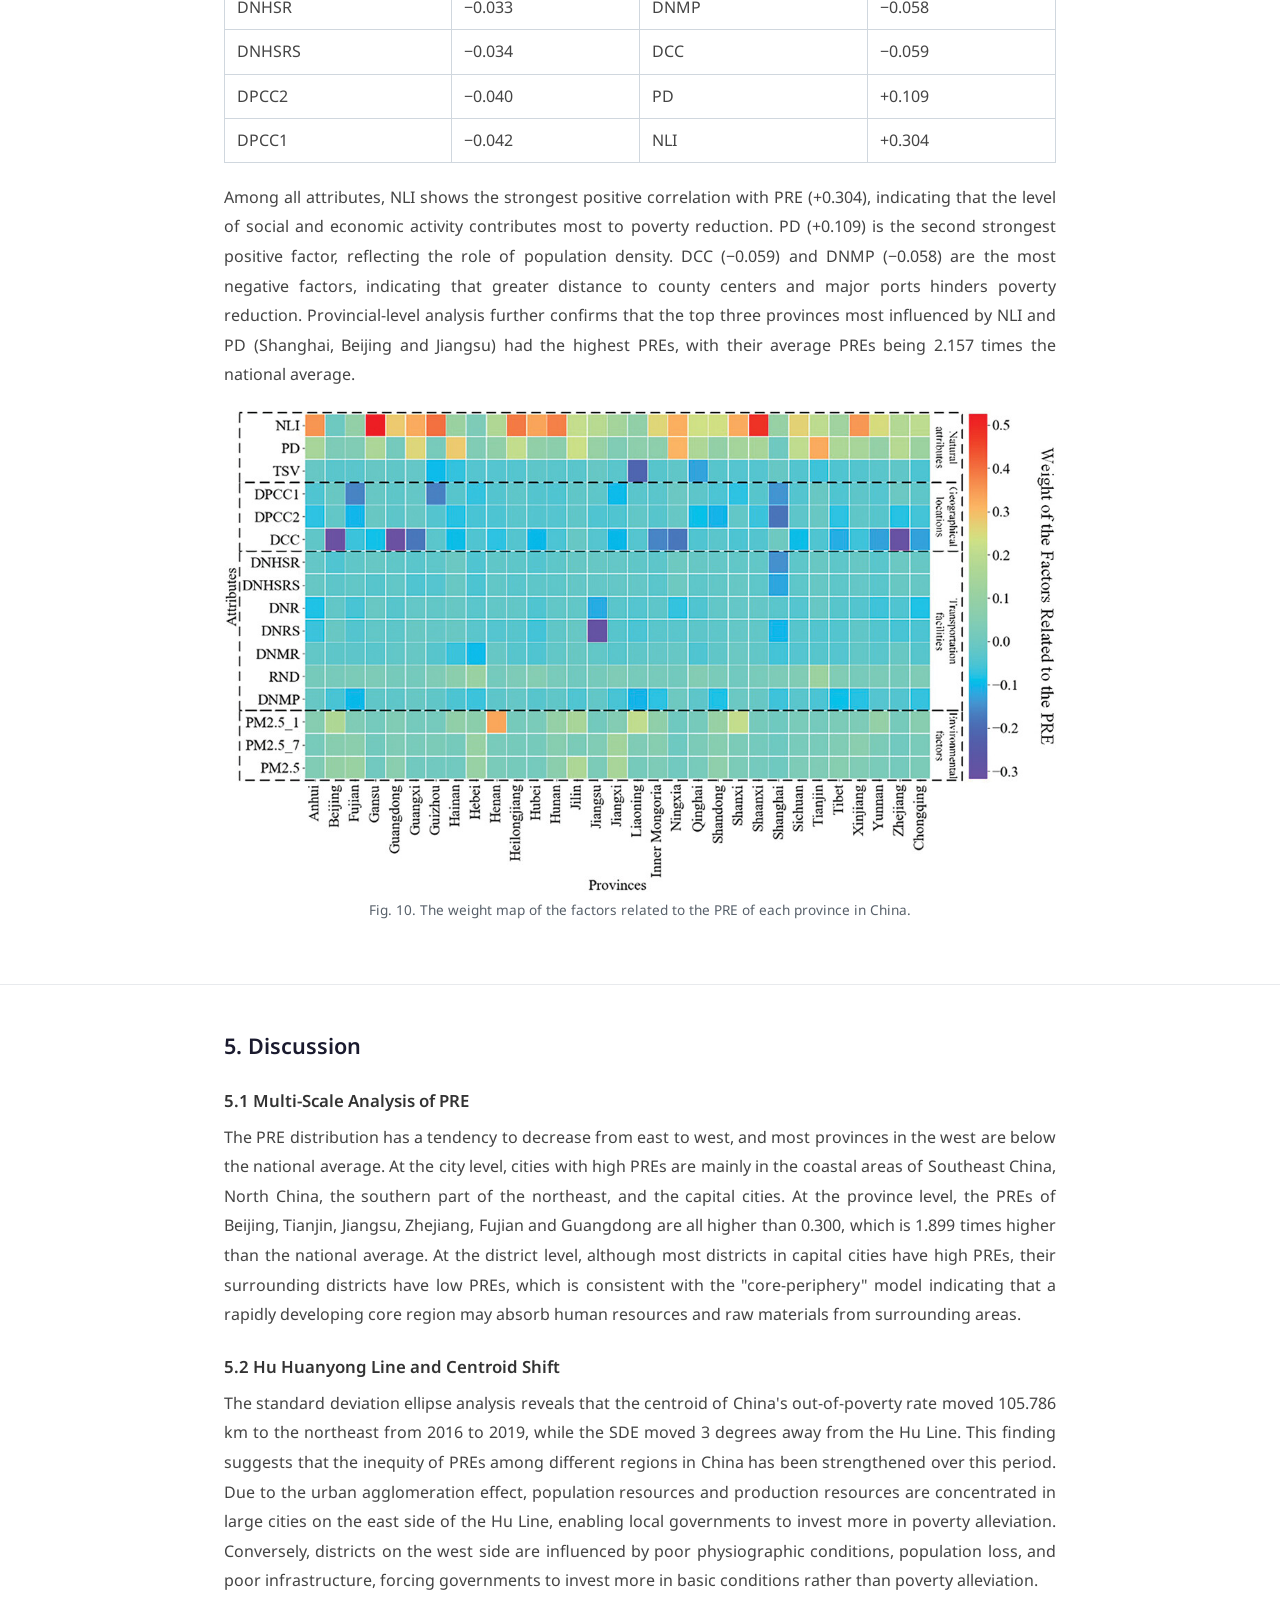
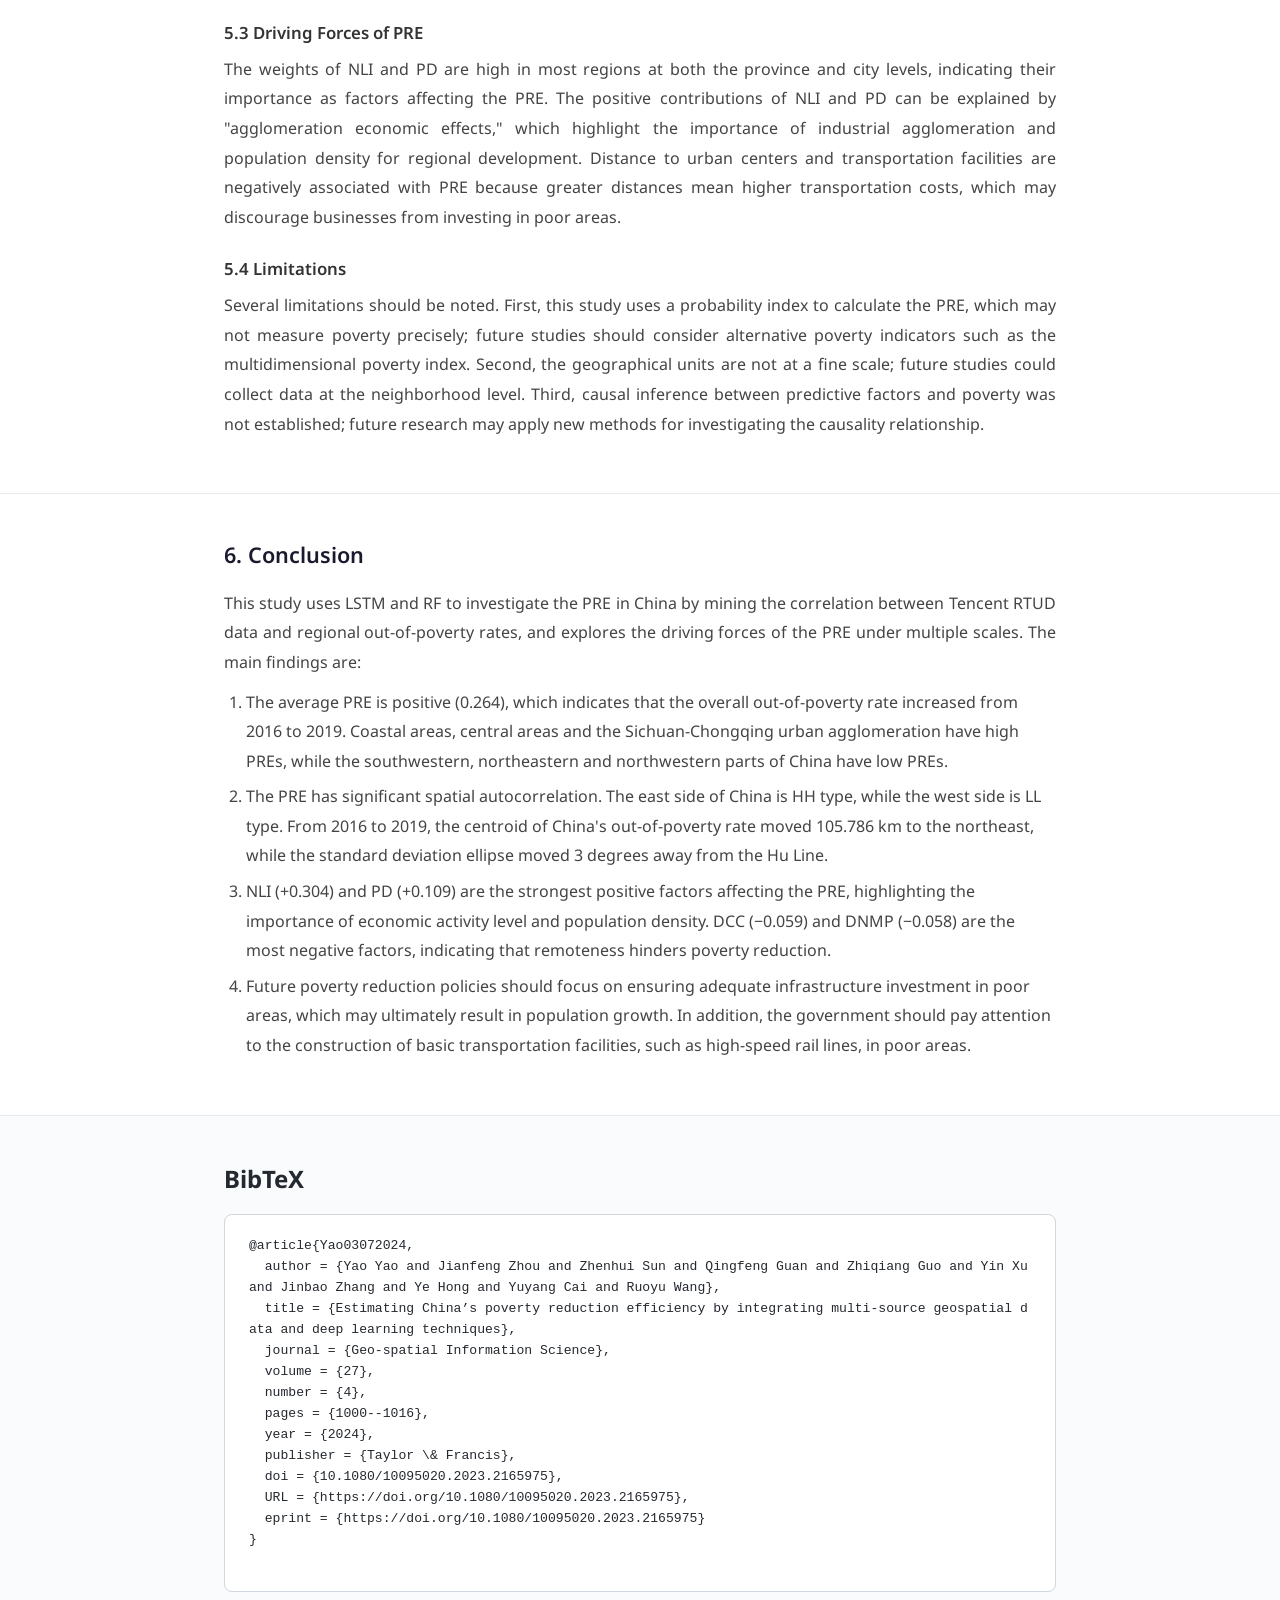
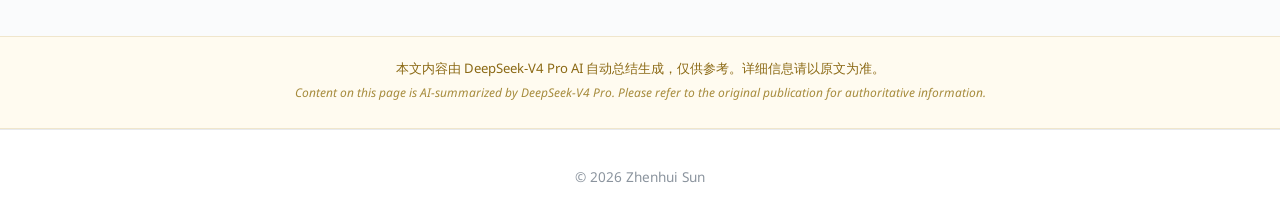
<file: papers/poverty-reduction.html>
<!DOCTYPE html>
<html lang="en" class="light">
<head>
  <meta charset="utf-8">
  <meta name="viewport" content="width=device-width, initial-scale=1">
  <meta name="description" content="Estimating China's poverty reduction efficiency by integrating multi-source geospatial data and deep learning techniques">
  <title>Estimating China's Poverty Reduction Efficiency | Zhenhui Sun</title>
  <link href="https://fonts.googleapis.com/css2?family=Google+Sans:wght@400;500;600;700&family=Noto+Sans:ital,wght@0,400;0,600;1,400&display=swap" rel="stylesheet">
  <link rel="stylesheet" href="../static/css/papers.css">
  <link rel="icon" href="data:,">
</head>
<body>

<nav class="back-nav">
  <div class="container">
    <a href="../">Zhenhui Sun</a>
  </div>
</nav>

<header class="hero">
  <div class="container">
    <span class="venue-tag">Poverty Reduction · Deep Learning · LSTM · Random Forest · Multi-Source Geospatial Data · RTUD</span>
    <h1>Estimating China's poverty reduction efficiency by integrating multi-source geospatial data and deep learning techniques</h1>
    <p class="authors">
      Yao Yao, Jianfeng Zhou, <strong>Zhenhui Sun</strong>, Qingfeng Guan, Zhiqiang Guo, Yin Xu, Jinbao Zhang, Ye Hong, Yuyang Cai, Ruoyu Wang*
    </p>
    <p class="note">* Corresponding author.</p>
    <p class="venue">Geo-spatial Information Science · 2023</p>
    <p class="meta">DOI: <a href="https://doi.org/10.1080/10095020.2023.2165975" target="_blank">10.1080/10095020.2023.2165975</a></p>
    <div class="links">
      <a href="https://doi.org/10.1080/10095020.2023.2165975" target="_blank">Paper</a>
      <a href="https://doi.org/10.1080/10095020.2023.2165975" target="_blank">DOI</a>
      <a href="#" class="disabled">Code</a>
    </div>
  </div>
</header>

<section class="teaser">
  <div class="container">
    <img src="../static/images/poverty-teaser.png" alt="Poverty Reduction Teaser"
         onerror="this.parentElement.innerHTML='<div class=\'placeholder\'>Teaser image — place at static/images/poverty-teaser.png</div>'">
  </div>
</section>

<section class="section">
  <div class="container">
    <h2>Abstract</h2>
    <p>Poverty threatens human development especially for developing countries, so ending poverty has become one of the most important United Nations Sustainable Development Goals (SDGs). This study aims to explore China's progress in poverty reduction from 2016 to 2019 through time-series multi-source geospatial data and a deep learning model. The poverty reduction efficiency (PRE) is measured by the difference in the out-of-poverty rates (which measures the probability of being not poor) between 2016 and 2019. The study shows that the probability of poverty in all regions of China has shown an overall decreasing trend (PRE = 0.264), which indicates that the progress in poverty reduction during this period is significant. The Hu Huanyong Line (Hu Line) shows an uneven geographical pattern of out-of-poverty rate between Southeast and Northwest China. From 2016 to 2019, the centroid of China's out-of-poverty rate moved 105.786 km to the northeast while the standard deviation ellipse of the out-of-poverty rate moved 3 degrees away from the Hu Line, indicating that the regions with high out-of-poverty rates are more concentrated on the east side of the Hu Line. The results imply that the government's future poverty reduction policies should pay attention to the infrastructure construction in poor areas and appropriately increase the population density in poor areas. This study fills the gap in the research on poverty reduction under multiple scales and provides useful implications for the government's poverty reduction policy.</p>
    <div class="keywords">
      <span>Keywords: </span>
      <span class="tag">poverty reduction efficiency (PRE)</span>
      <span class="tag">driving forces</span>
      <span class="tag">multisource big data</span>
      <span class="tag">deep learning</span>
      <span class="tag">random forest (RF)</span>
      <span class="tag">Hu Huanyong Line</span>
      <span class="tag">RTUD</span>
    </div>
  </div>
</section>

<section class="section">
  <div class="container">
    <h2>1. Introduction</h2>
    <p>Poverty has been a major issue influencing human development. Existing literature on the assessment of poverty mainly focuses on the identification of poor areas and the evaluation of specific poverty reduction policies in small areas. The data are mainly based on administrative data and sampling questionnaires, which are costly and time-consuming. Due to privacy and data protection policies, such data is usually provided with low spatial resolution. With the development of big data and deep learning technology, it is now possible to mine the deep spatial semantic features of multi-source geospatial data, which have been widely used to assess regional economic growth.</p>
    <p>Since the reform and opening up, China has made outstanding contributions to the world's poverty reduction efforts. According to the latest report, the number of people living in poverty in China dropped from 98.99 million at the end of 2012 to 5.51 million at the end of 2019, with the incidence of poverty dropping from 10.2% to 0.6%. However, regional differences in China's progress in poverty reduction and its scale effect are still unknown. Therefore, the evaluation of the progress in poverty reduction and the analysis of its driving forces in China under multiple scales have both theoretical and practical significance. This study uses Long Short-Term Memory (LSTM) network and Random Forest (RF) model to construct the prediction model of China's out-of-poverty rate, and evaluates the driving forces of PRE under multiple scales based on multi-source geospatial data.</p>
  </div>
</section>

<section class="section">
  <div class="container">
    <h2>2. Study Area and Data</h2>

    <h3>2.1 Study Area</h3>
    <p>The study area is China's mainland (excluding Hong Kong, Macau and Taiwan), including 31 provincial administrative regions, 336 city administrative regions, 2,819 county administrative regions, and 41,263 township administrative regions. Following the economic data released by the government, this study marks the absolute poverty areas and absolute out-of-poverty (rich) areas in China at the township scale (the absolute out-of-poverty areas were marked as 1, and the absolute poverty areas as 0). A total of 7,335 absolute poor areas and 1,094 absolute out-of-poverty areas were marked in 2016, and a total of 6,260 absolute poor areas and 1,094 absolute out-of-poverty areas were marked in 2019.</p>

    <figure>
      <img src="../static/images/poverty-fig7.jpg" alt="Fig. 7">
      <figcaption>Fig. 7. Township scale distribution of the out-of-poverty rate in 2016.</figcaption>
    </figure>

    <h3>2.2 Multi-Source Geospatial Data</h3>
    <p>The data used in this study includes social media data and multi-source geospatial data. There are 16 kinds of multi-source geospatial data with a unified resolution of 1 km &times; 1 km, including nighttime light index (NLI), population density (PD), terrain slope value (TSV), distance to provincial capital city (DPCC1), distance to prefectural city center (DPCC2), distance to county center (DCC), distance to the nearest high-speed railway (DNHSR), distance to the nearest railway (DNR), distance to the nearest high-speed railway station (DNHSRS), distance to the nearest railway station (DNRS), distance to the nearest main road (DNMR), road network density (RND), January PM2.5 concentration (PM2.5_1), annual PM2.5 concentration (PM2.5_7), July PM2.5 concentration (PM2.5), and distance to major ports (DNMP). All data were normalized, ranging from 0 to 1.</p>

    <h4>Table 1. Data sources.</h4>
    <table>
      <tr><th>Data</th><th>Format</th><th>Year</th><th>Resolution</th><th>Source</th></tr>
      <tr><td>List of poor counties and rich counties</td><td>Txt</td><td>2016, 2019</td><td>—</td><td>cpadis.cpad.gov.cn</td></tr>
      <tr><td>Traffic data</td><td>Shp</td><td>—</td><td>—</td><td>openstreetmap.org</td></tr>
      <tr><td>Night light data</td><td>GeoTiff</td><td>2000–2012</td><td>1 km</td><td>ngdc.noaa.gov</td></tr>
      <tr><td>PM2.5</td><td>GeoTiff</td><td>2016</td><td>30 m</td><td>weather.com.cn</td></tr>
      <tr><td>DEM</td><td>GeoTiff</td><td>—</td><td>30 m</td><td>gscloud.cn</td></tr>
      <tr><td>Population data</td><td>Txt</td><td>2010</td><td>—</td><td>stats.gov.cn</td></tr>
    </table>

    <h3>2.3 Social Media Data (RTUD)</h3>
    <p>Social media data in this study refers to the Real-time Tencent User Density (RTUD) data in 2016 and 2019, which was collected through the Application Programming Interface (API) provided by the Tencent EasyGo application. The RTUD data includes the 24-hour average user density in three different periods including weekends, workdays and legal holidays at a resolution of 1 km &times; 1 km. Tencent users account for more than 90% of the total Chinese population. Based on the findings of Deville et al. (2014), the population data within each region is calculated from social media data by combining census data, enabling the current-moment population to be derived from RTUD.</p>
  </div>
</section>

<section class="section">
  <div class="container">
    <h2>3. Methodology</h2>
    <p>The method flowchart of this study is illustrated in the teaser figure above (Fig. 3). It shows how the PRE was evaluated based on multi-period Tencent time-series population data and deep learning.</p>

    <h3>3.1 Constructing the Out-of-Poverty Rate Prediction Model</h3>
    <p>The out-of-poverty rate prediction is the premise of the PRE evaluation. The principle of this method is to construct a semi-supervised model based on the marked data and extract the economic characteristics of the targeted population based on the spatiotemporal attributes of RTUD. The poverty fitting procedure consists of two parts: pretreating the time-space dimension of the RTUD, and constructing the poverty fitting model based on LSTM and RF (LSTM-RFA).</p>
    <p>First, coordinate correction, data cleaning, mean spatial filtering, and time-dimensional compression (up to 1 hour) are performed on the original RTUD data. The preliminary data are obtained through zonal statistics at the district scale and kilometer grid scale. The population size and age structure of the preliminary data are then corrected to near-real population based on the 2010 national census data. The RTUD semi-supervised spatiotemporal data are formed by associating them with the rich and poor marked data.</p>
    <p>The model constructs two LSTM layers and a fully connected layer, which reduces the time dimension of the RTUD semi-supervised spatiotemporal data to extract the high-dimensional semantics of the population distribution. Then, the temporal features of high-dimensional semantics are classified by the RF to calculate the dichotomous probability of poverty or out-of-poverty. LSTM effectively solves the vanishing gradient problem in RNN training, while the RF has high classification accuracy and robustness against overfitting.</p>

    <h3>3.2 Defining the PRE and Spatial Analysis</h3>
    <p>In this study, the out-of-poverty rate of each region is predicted based on the out-of-poverty rate prediction model, and the difference between the predicted probability values in 2019 and 2016 is used as the PRE:</p>
    <p>$$ T = P_{2019} - P_{2016} $$</p>
    <p>where \(T\) is PRE, and \(P_{2019}\) and \(P_{2016}\) are the out-of-poverty rates in 2019 and 2016, respectively. The population-weighted average PRE is calculated as:</p>
    <p>$$ \bar{T} = \frac{\sum_{i=1}^{n} T_i W_i}{\sum_{i=1}^{n} W_i} $$</p>
    <p>where \(\bar{T}\) is the weighted average PRE, and \(T_i\) and \(W_i\) are the PRE and population in region \(i\), respectively. To analyze spatial distribution and statistical characteristics, Moran's I index, Getis-Ord Gi* index, and Local Indicators of Spatial Association (LISA) were introduced.</p>

    <h3>3.3 Mining the Driving Factors Using Random Forest</h3>
    <p>The values of each spatial factor were taken as independent variables, and the RF fitting function was used to fit the PRE. The study extracted the high-dimensional semantics of population distribution corresponding to each pixel in RTUD data based on LSTM as the input of the model, and used the tagged pixel value (rich and poor) as the output. The RF-derived weights of different predictors reveal the relative importance of each factor in driving PRE, which can be used for modifying future policy and improving PRE in China.</p>
  </div>
</section>

<section class="section">
  <div class="container">
    <h2>4. Results</h2>

    <h3>4.1 Distribution of the Multi-Scale PRE</h3>
    <p>The difference between the predicted values of the model in 2019 and 2016 is taken as the PRE. The population-weighted average PRE is 0.264 in China, indicating that China's overall progress in poverty reduction from 2016 to 2019 is significant. However, district-level statistical areas with negative PREs account for 50.167% of all the research areas, which indicates that there are regional differences and inequity in the progress in poverty reduction.</p>

    <figure>
      <img src="../static/images/poverty-fig4.jpg" alt="Fig. 4">
      <figcaption>Fig. 4. Frequency histogram of the PREs of various regions in China.</figcaption>
    </figure>

    <p>The PRE decreases gradually from east to west, and the spatial heterogeneity is obvious. The PRE at the district level is high in eastern China but low in southwestern China. The areas with high PRE are mainly concentrated in major urban agglomerations, such as the Beijing-Tianjin-Hebei urban agglomeration, the Yangtze River Delta, the Guangdong-Hong Kong-Macao Greater Bay Area, the Chengdu-Chongqing urban agglomeration, the Yangtze River urban agglomeration, the Zhongyuan urban agglomeration, and the Guanzhong Plain urban agglomeration.</p>

    <figure>
      <img src="../static/images/poverty-fig5.jpg" alt="Fig. 5">
      <figcaption>Fig. 5. Distribution map of the PREs of counties and districts.</figcaption>
    </figure>

    <h3>4.2 Spatial Autocorrelation Analysis</h3>
    <p>At 95% confidence, most areas in China are LL (low value cluster) type or HH (high value cluster) type. The autocorrelation types on the whole show an HH-LH-HL-LL transition from the southeast to the southwest. The HH type research areas are mainly distributed in the northwestern, northern and coastal regions in northern China, while the LL type research areas are primarily distributed in the southwestern, central and northeastern China. Major cities in southeastern and northern China and their surrounding areas are HH types since they have been developing for a long time and have frequent population and resource flows with surrounding areas. However, the major cities in northeastern and southwestern China are HL types while their surrounding areas are LL types, because these cities mainly attract the surrounding areas' populations and resources to promote their own development.</p>

    <figure>
      <img src="../static/images/poverty-fig6.jpg" alt="Fig. 6">
      <figcaption>Fig. 6. Distribution map of the spatial autocorrelation types of the PREs at the township scale.</figcaption>
    </figure>

    <h3>4.3 Out-of-Poverty Rate Distribution and Centroids</h3>
    <p>By comparing the distributions of out-of-poverty rates between 2016 and 2019, it can be found that there were more areas with high out-of-poverty rates to the east and less to the west of the Hu Line. On the west side of the Hu Line, the out-of-poverty rate decreased; while on the east side of the Hu Line, the out-of-poverty rate increased. In 2019, almost all regions with high out-of-poverty rates appeared on the east side of the Hu Line.</p>

    <figure>
      <img src="../static/images/poverty-fig9.jpg" alt="Fig. 9">
      <figcaption>Fig. 9. The change of standard deviation ellipse and centroid of out-of-poverty rate between 2016 and 2019.</figcaption>
    </figure>

    <p>Gravity analysis reveals that the center of gravity of China's out-of-poverty rate moved 105.786 km to the northeast from 2016 to 2019. Compared with 2016, the standard deviation ellipse of the out-of-poverty rate moved 3 degrees away from the Hu Line, indicating that the gap between the two sides of the Hu Line has been further widened. The increase of the short-axis length of the SDE indicates that the overall out-of-poverty rate increased, while the decrease of the ellipticity indicates that regions with high out-of-poverty rates are becoming more concentrated in the east.</p>

    <h4>Table 2. Centroid and standard deviation ellipse of the out-of-poverty rate.</h4>
    <table>
      <tr><th></th><th>Centroid Lon.</th><th>Centroid Lat.</th><th>Ellipse Direction</th><th>Minor Axis Change</th><th>Major Axis Change</th></tr>
      <tr><td>2016</td><td>111.844&deg;</td><td>32.651&deg;</td><td>65.526&deg;</td><td>+5.774%</td><td>&minus;13.924%</td></tr>
      <tr><td>2019</td><td>114.501&deg;</td><td>33.340&deg;</td><td>62.555&deg;</td><td>—</td><td>—</td></tr>
    </table>

    <h3>4.4 Driving Factor Analysis</h3>
    <p>The association between multisource spatial attributes and the PRE was investigated using the RF model. Among all 16 attributes, 6 were positively correlated with the PRE, including PM2.5, PM2.5_7, PM2.5_1, PD, NLI, and RND. This indicates that the degree of industrialization, population size, population activity level, economic activity, and transportation convenience are positively associated with poverty reduction.</p>

    <h4>Table 3. Weights and correlation coefficients of the different attributes.</h4>
    <table>
      <tr><th>Attribute</th><th>Weight</th><th>Attribute</th><th>Weight</th></tr>
      <tr><td>DNMR</td><td>&minus;0.024</td><td>PM2.5</td><td>+0.048</td></tr>
      <tr><td>RND</td><td>+0.025</td><td>TSV</td><td>&minus;0.052</td></tr>
      <tr><td>DNR</td><td>&minus;0.032</td><td>PM2.5_7</td><td>+0.052</td></tr>
      <tr><td>DNRS</td><td>&minus;0.033</td><td>PM2.5_1</td><td>+0.057</td></tr>
      <tr><td>DNHSR</td><td>&minus;0.033</td><td>DNMP</td><td>&minus;0.058</td></tr>
      <tr><td>DNHSRS</td><td>&minus;0.034</td><td>DCC</td><td>&minus;0.059</td></tr>
      <tr><td>DPCC2</td><td>&minus;0.040</td><td>PD</td><td>+0.109</td></tr>
      <tr><td>DPCC1</td><td>&minus;0.042</td><td>NLI</td><td>+0.304</td></tr>
    </table>

    <p>Among all attributes, NLI shows the strongest positive correlation with PRE (+0.304), indicating that the level of social and economic activity contributes most to poverty reduction. PD (+0.109) is the second strongest positive factor, reflecting the role of population density. DCC (&minus;0.059) and DNMP (&minus;0.058) are the most negative factors, indicating that greater distance to county centers and major ports hinders poverty reduction. Provincial-level analysis further confirms that the top three provinces most influenced by NLI and PD (Shanghai, Beijing and Jiangsu) had the highest PREs, with their average PREs being 2.157 times the national average.</p>

    <figure>
      <img src="../static/images/poverty-fig10.jpg" alt="Fig. 10">
      <figcaption>Fig. 10. The weight map of the factors related to the PRE of each province in China.</figcaption>
    </figure>
  </div>
</section>

<section class="section">
  <div class="container">
    <h2>5. Discussion</h2>

    <h3>5.1 Multi-Scale Analysis of PRE</h3>
    <p>The PRE distribution has a tendency to decrease from east to west, and most provinces in the west are below the national average. At the city level, cities with high PREs are mainly in the coastal areas of Southeast China, North China, the southern part of the northeast, and the capital cities. At the province level, the PREs of Beijing, Tianjin, Jiangsu, Zhejiang, Fujian and Guangdong are all higher than 0.300, which is 1.899 times higher than the national average. At the district level, although most districts in capital cities have high PREs, their surrounding districts have low PREs, which is consistent with the "core-periphery" model indicating that a rapidly developing core region may absorb human resources and raw materials from surrounding areas.</p>

    <h3>5.2 Hu Huanyong Line and Centroid Shift</h3>
    <p>The standard deviation ellipse analysis reveals that the centroid of China's out-of-poverty rate moved 105.786 km to the northeast from 2016 to 2019, while the SDE moved 3 degrees away from the Hu Line. This finding suggests that the inequity of PREs among different regions in China has been strengthened over this period. Due to the urban agglomeration effect, population resources and production resources are concentrated in large cities on the east side of the Hu Line, enabling local governments to invest more in poverty alleviation. Conversely, districts on the west side are influenced by poor physiographic conditions, population loss, and poor infrastructure, forcing governments to invest more in basic conditions rather than poverty alleviation.</p>

    <h3>5.3 Driving Forces of PRE</h3>
    <p>The weights of NLI and PD are high in most regions at both the province and city levels, indicating their importance as factors affecting the PRE. The positive contributions of NLI and PD can be explained by "agglomeration economic effects," which highlight the importance of industrial agglomeration and population density for regional development. Distance to urban centers and transportation facilities are negatively associated with PRE because greater distances mean higher transportation costs, which may discourage businesses from investing in poor areas.</p>

    <h3>5.4 Limitations</h3>
    <p>Several limitations should be noted. First, this study uses a probability index to calculate the PRE, which may not measure poverty precisely; future studies should consider alternative poverty indicators such as the multidimensional poverty index. Second, the geographical units are not at a fine scale; future studies could collect data at the neighborhood level. Third, causal inference between predictive factors and poverty was not established; future research may apply new methods for investigating the causality relationship.</p>
  </div>
</section>

<section class="section">
  <div class="container">
    <h2>6. Conclusion</h2>
    <p>This study uses LSTM and RF to investigate the PRE in China by mining the correlation between Tencent RTUD data and regional out-of-poverty rates, and explores the driving forces of the PRE under multiple scales. The main findings are:</p>
    <ol>
      <li>The average PRE is positive (0.264), which indicates that the overall out-of-poverty rate increased from 2016 to 2019. Coastal areas, central areas and the Sichuan-Chongqing urban agglomeration have high PREs, while the southwestern, northeastern and northwestern parts of China have low PREs.</li>
      <li>The PRE has significant spatial autocorrelation. The east side of China is HH type, while the west side is LL type. From 2016 to 2019, the centroid of China's out-of-poverty rate moved 105.786 km to the northeast, while the standard deviation ellipse moved 3 degrees away from the Hu Line.</li>
      <li>NLI (+0.304) and PD (+0.109) are the strongest positive factors affecting the PRE, highlighting the importance of economic activity level and population density. DCC (&minus;0.059) and DNMP (&minus;0.058) are the most negative factors, indicating that remoteness hinders poverty reduction.</li>
      <li>Future poverty reduction policies should focus on ensuring adequate infrastructure investment in poor areas, which may ultimately result in population growth. In addition, the government should pay attention to the construction of basic transportation facilities, such as high-speed rail lines, in poor areas.</li>
    </ol>
  </div>
</section>

<section class="bibtex">
  <div class="container">
    <h2>BibTeX</h2>
    <pre>
@article{Yao03072024,
  author = {Yao Yao and Jianfeng Zhou and Zhenhui Sun and Qingfeng Guan and Zhiqiang Guo and Yin Xu and Jinbao Zhang and Ye Hong and Yuyang Cai and Ruoyu Wang},
  title = {Estimating China’s poverty reduction efficiency by integrating multi-source geospatial data and deep learning techniques},
  journal = {Geo-spatial Information Science},
  volume = {27},
  number = {4},
  pages = {1000--1016},
  year = {2024},
  publisher = {Taylor \& Francis},
  doi = {10.1080/10095020.2023.2165975},
  URL = {https://doi.org/10.1080/10095020.2023.2165975},
  eprint = {https://doi.org/10.1080/10095020.2023.2165975}
}
    </pre>
  </div>
</section>

<div class="ai-summary-note">
  <div class="container">
    <p>本文内容由 DeepSeek-V4 Pro AI 自动总结生成，仅供参考。详细信息请以原文为准。</p>
    <p class="ai-summary-en">Content on this page is AI-summarized by DeepSeek-V4 Pro. Please refer to the original publication for authoritative information.</p>
  </div>
</div>

<footer class="footer">
  <div class="container">&copy; 2026 Zhenhui Sun</div>
</footer>

</body>
</html>
</file>
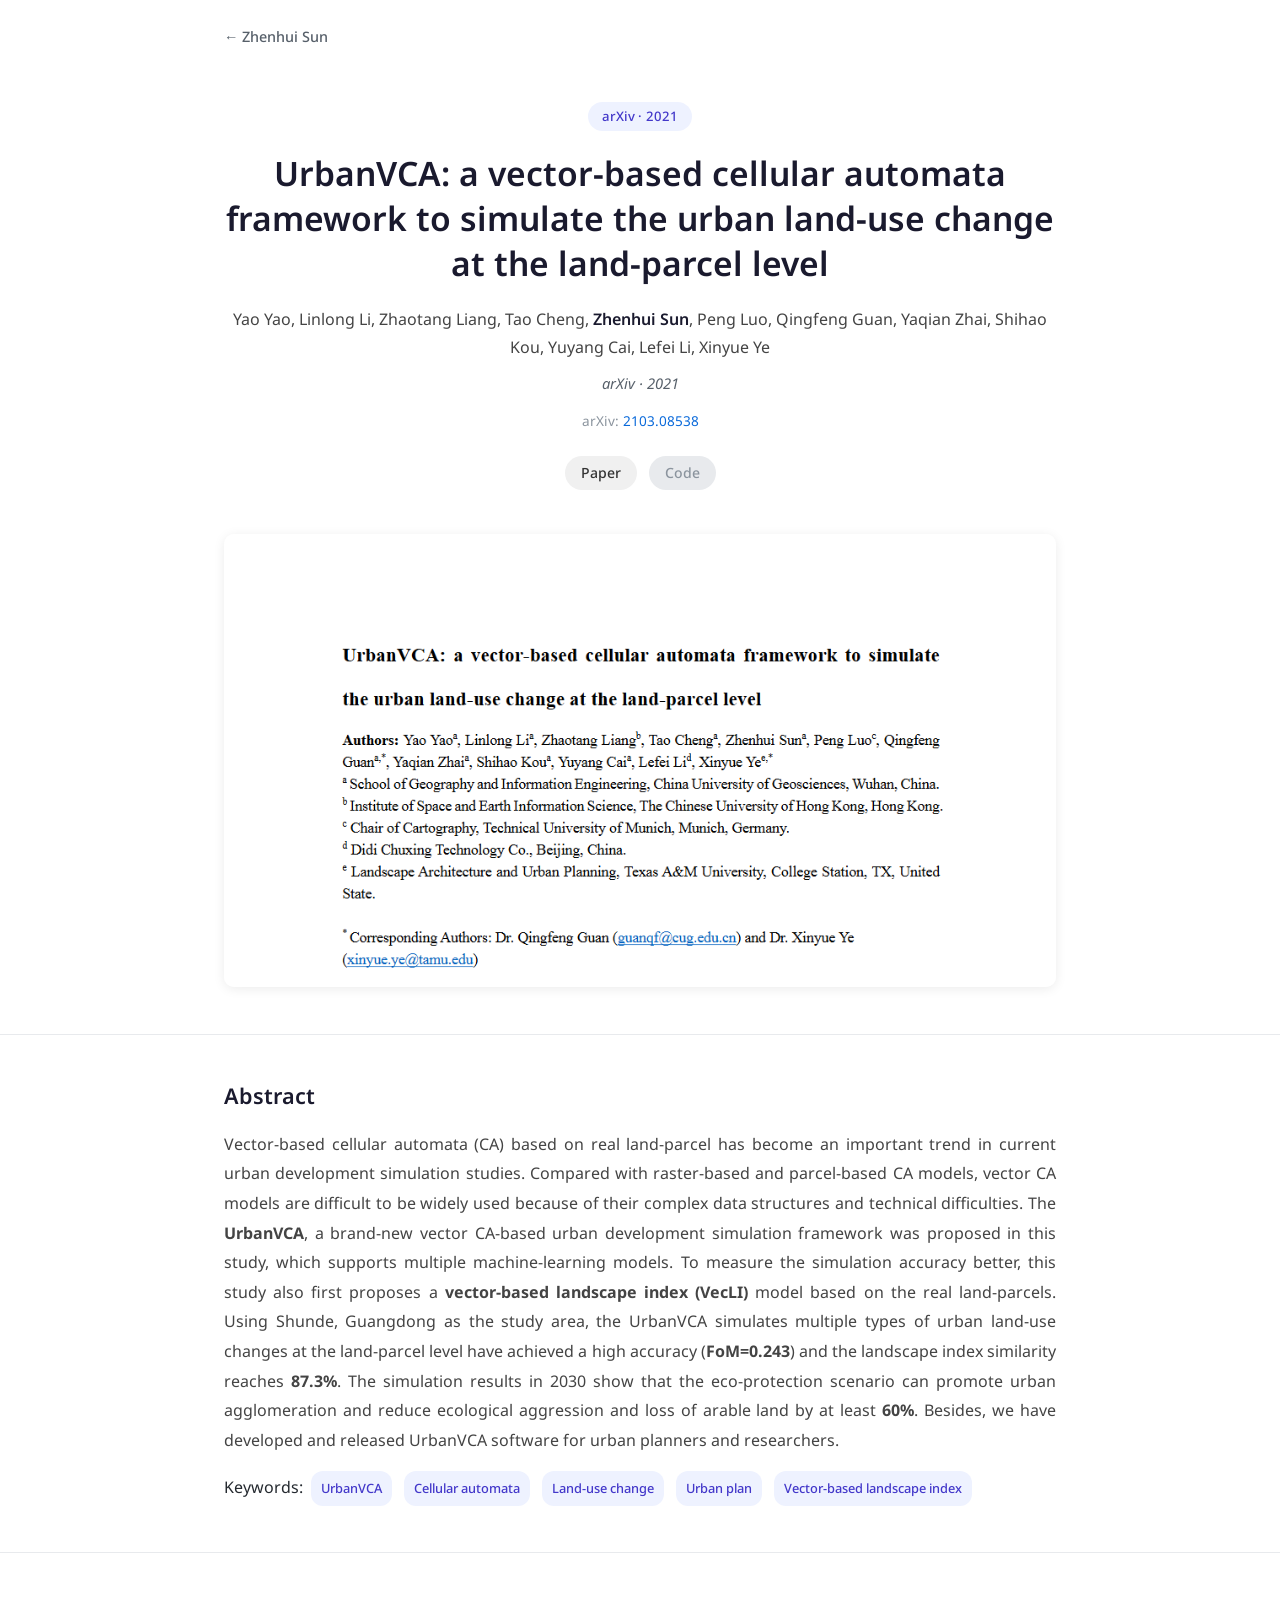
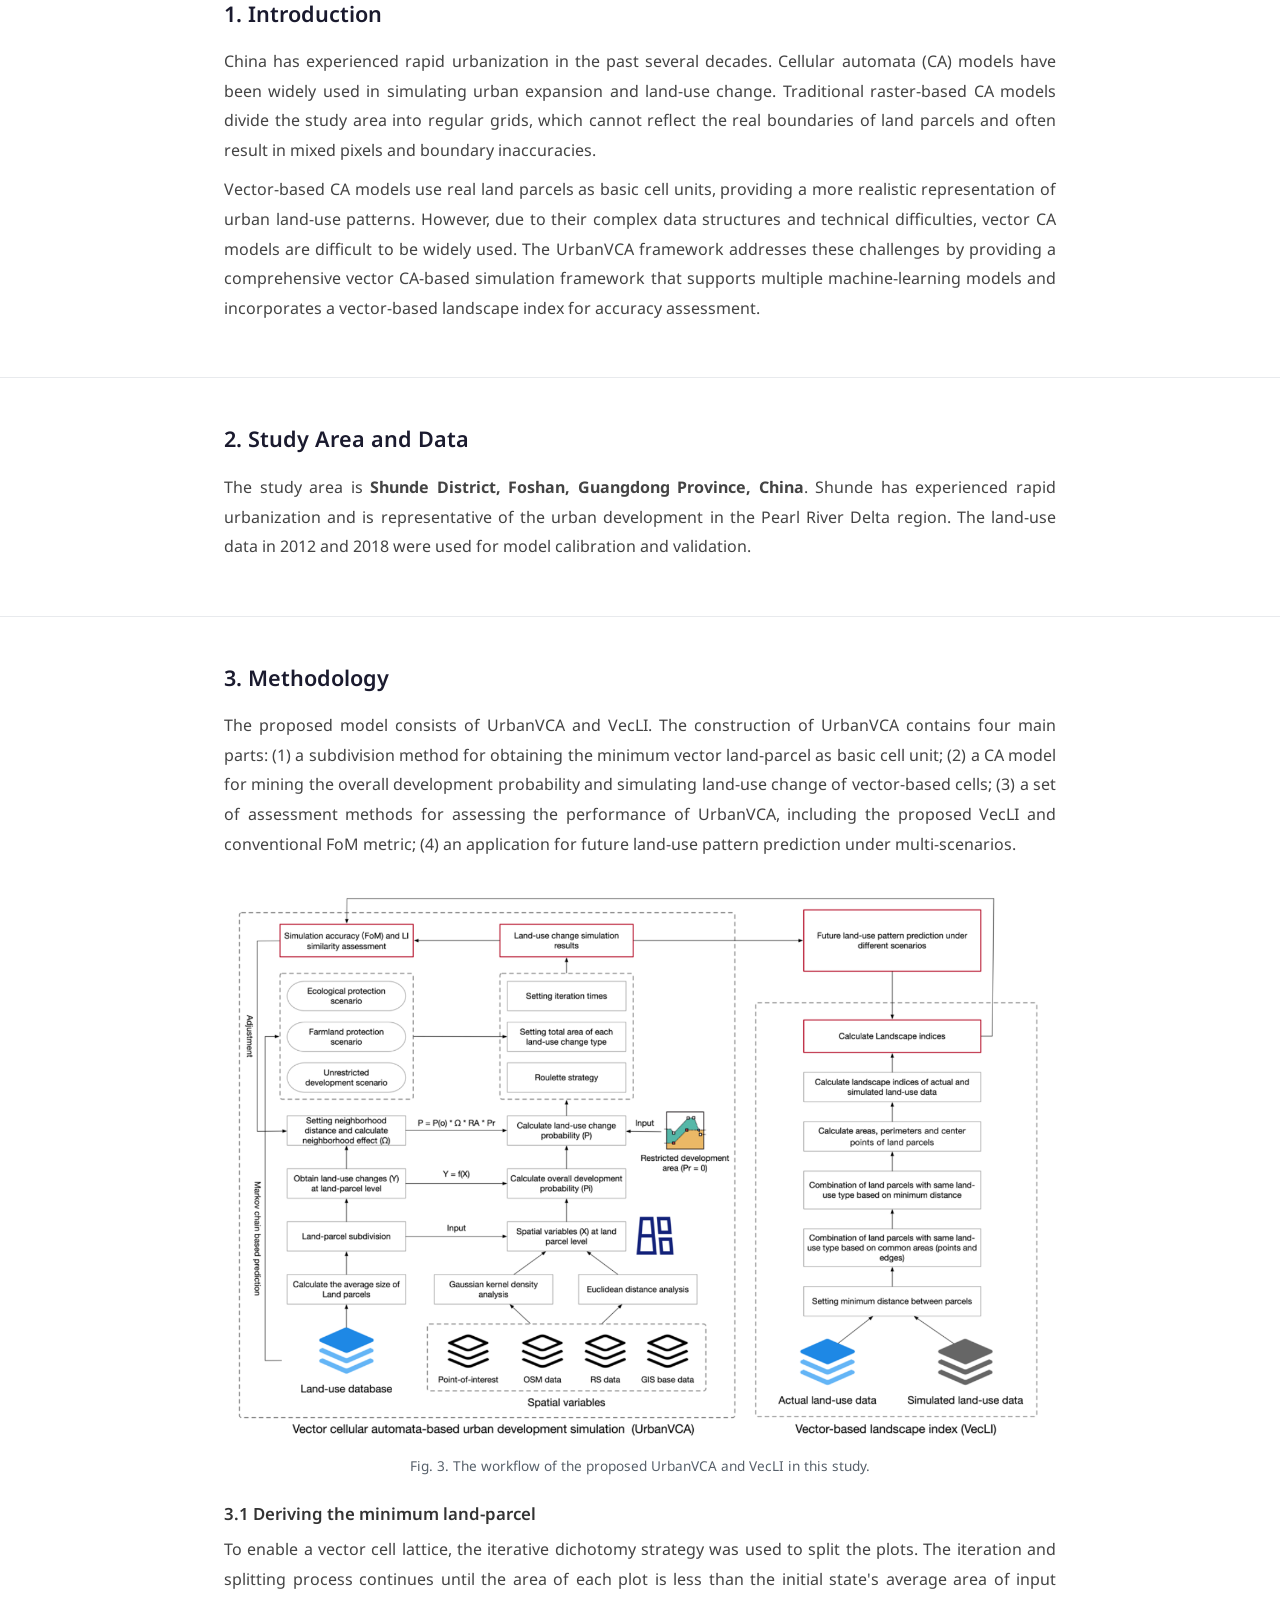
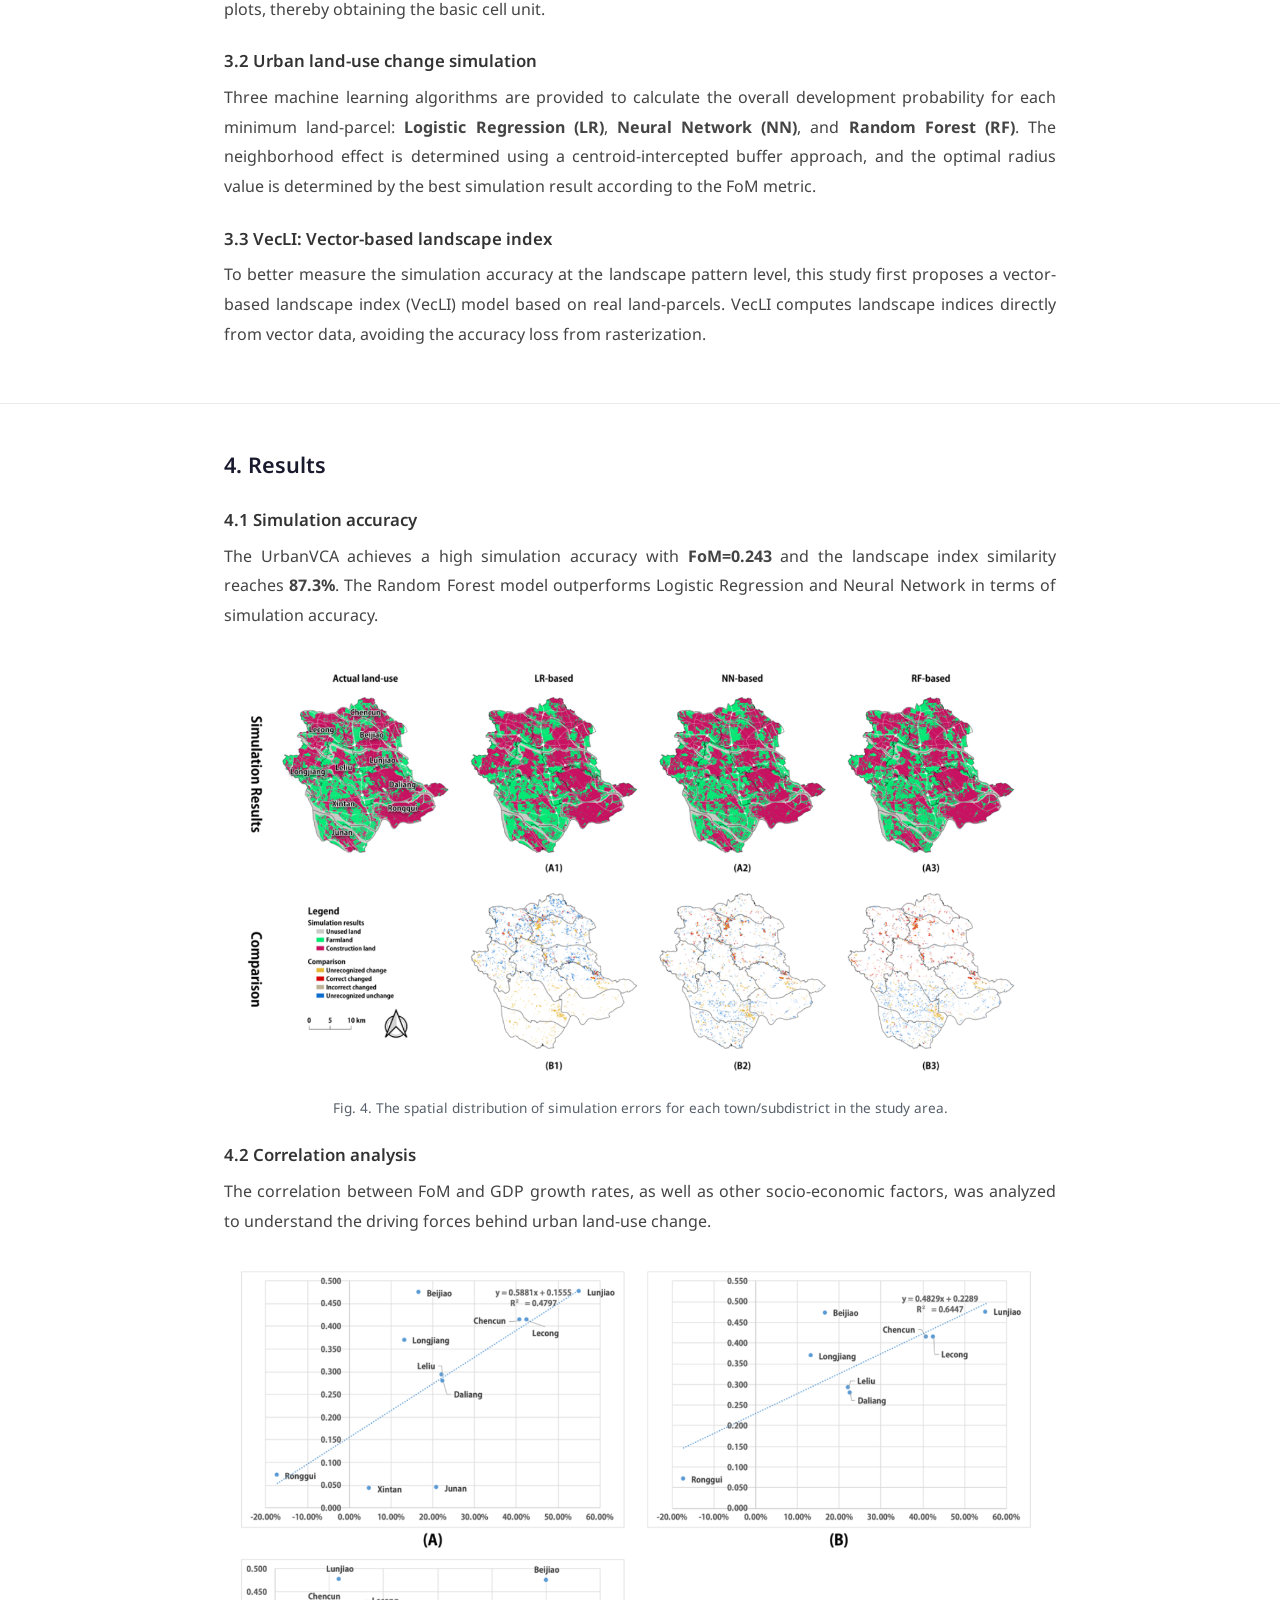
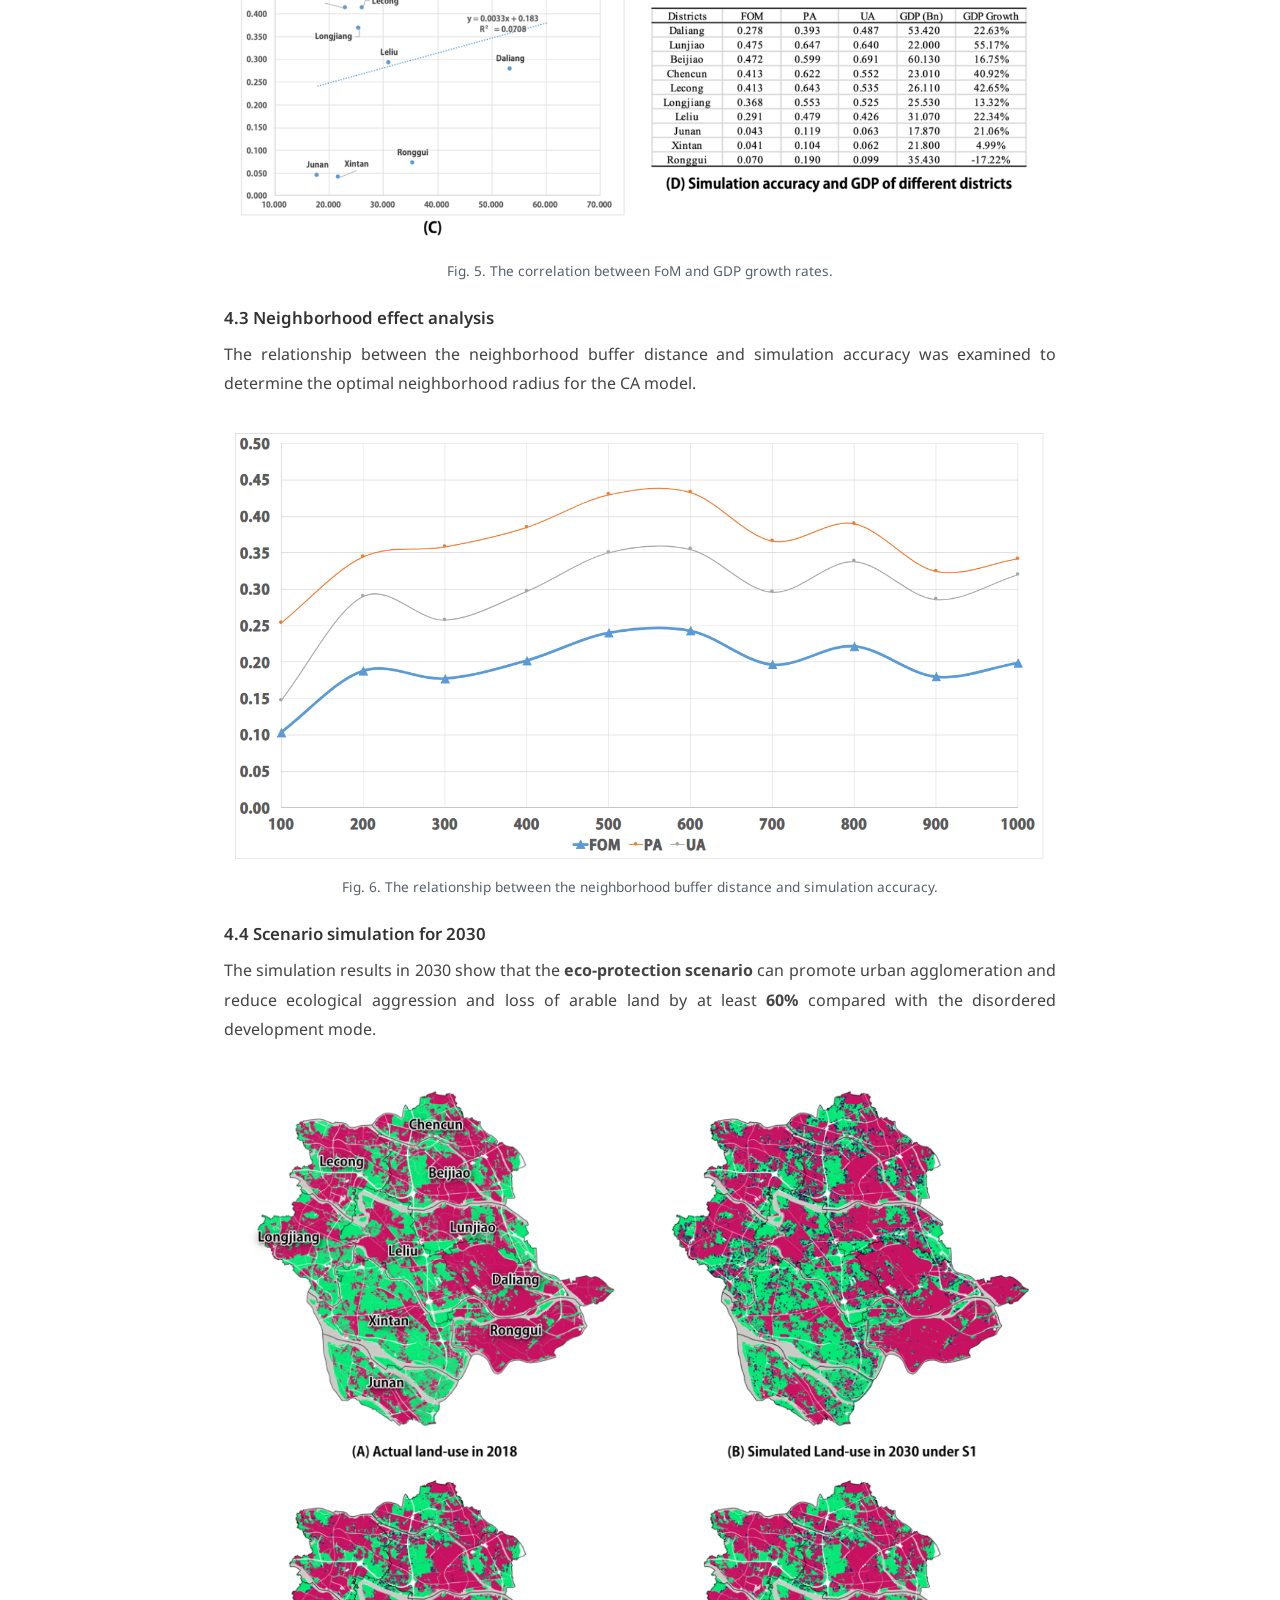
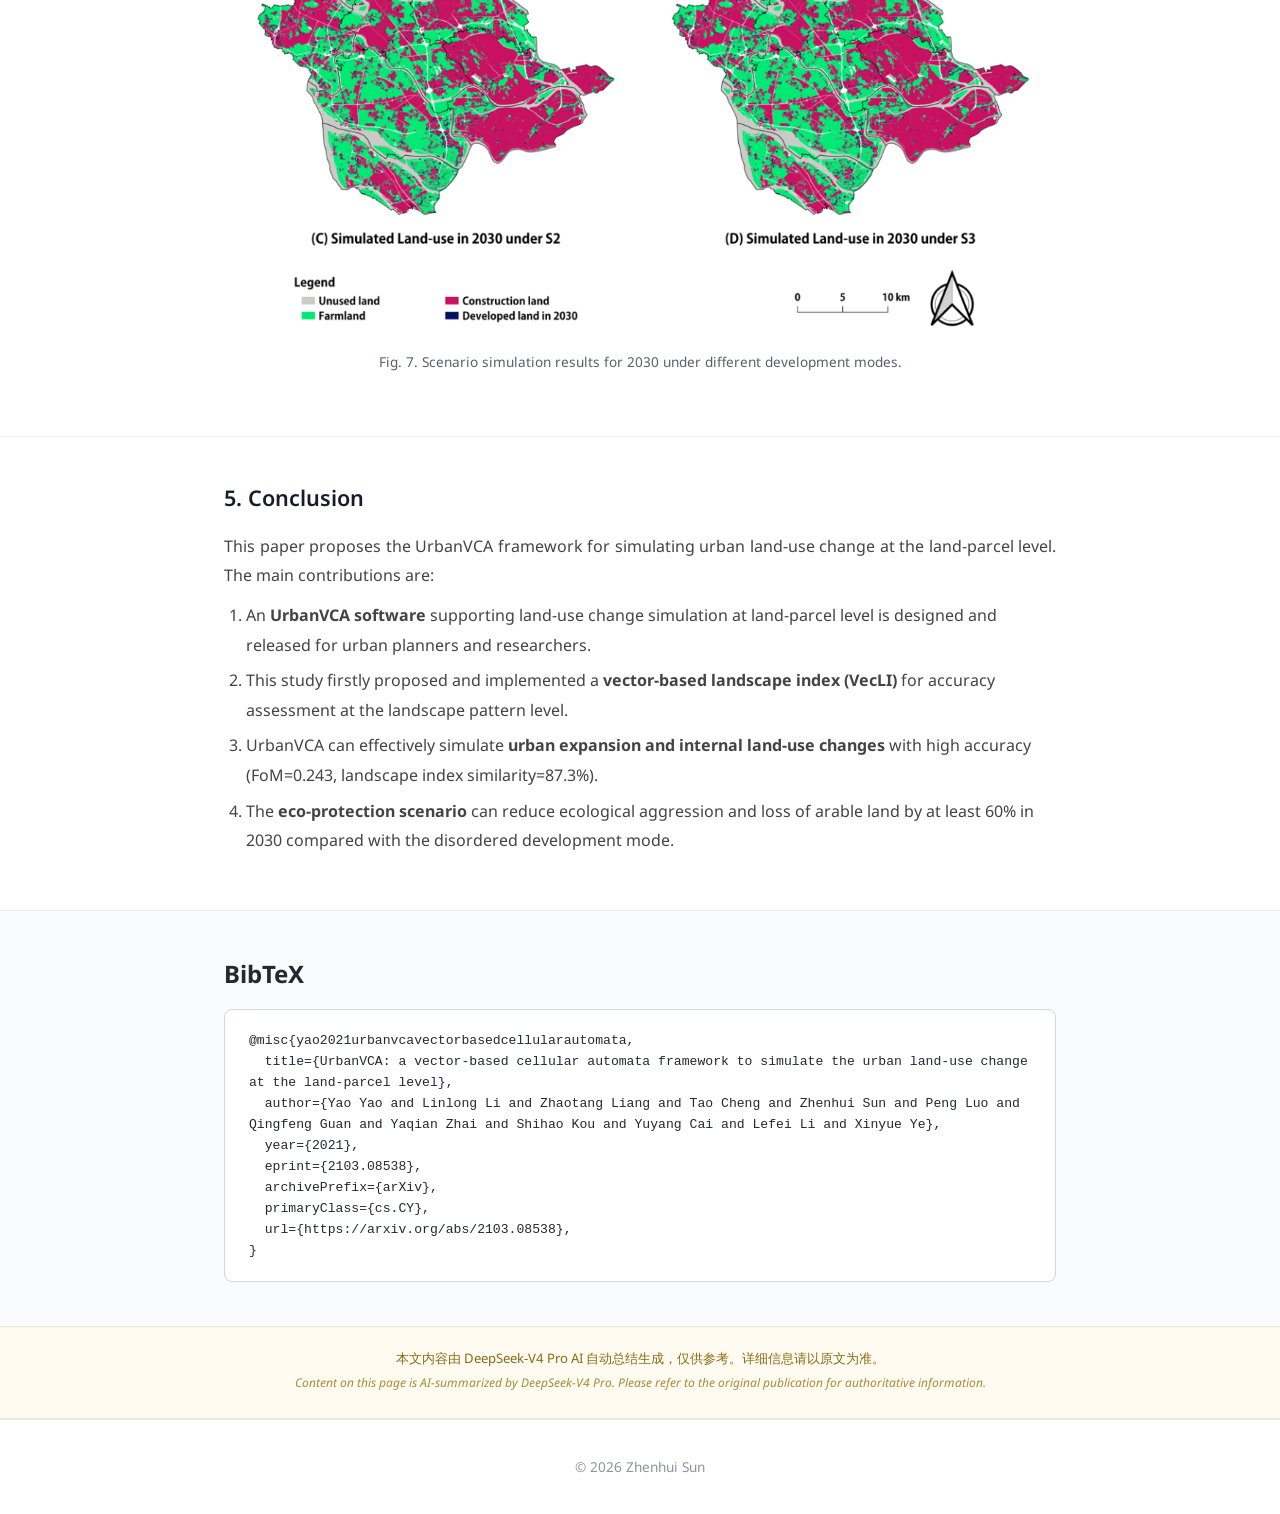
<file: papers/urbanvca-vector-cellular-automata.html>
<!DOCTYPE html>
<html lang="en">
<head>
  <meta charset="utf-8">
  <meta name="viewport" content="width=device-width, initial-scale=1">
  <title>UrbanVCA | Zhenhui Sun</title>
  <link href="https://fonts.googleapis.com/css2?family=Google+Sans:wght@400;500;600;700&family=Noto+Sans:ital,wght@0,400;0,600;1,400&display=swap" rel="stylesheet">
  <link rel="stylesheet" href="../static/css/papers.css">
  <link rel="icon" href="data:,">
</head>
<body>

<nav class="back-nav">
  <div class="container">
    <a href="../">← Zhenhui Sun</a>
  </div>
</nav>

<header class="hero">
  <div class="container">
    <span class="venue-tag">arXiv · 2021</span>
    <h1>UrbanVCA: a vector-based cellular automata framework to simulate the urban land-use change at the land-parcel level</h1>
    <p class="authors">
      Yao Yao, Linlong Li, Zhaotang Liang, Tao Cheng, <strong>Zhenhui Sun</strong>, Peng Luo, Qingfeng Guan, Yaqian Zhai, Shihao Kou, Yuyang Cai, Lefei Li, Xinyue Ye
    </p>
    <p class="venue">arXiv · 2021</p>
    <p class="meta">arXiv: <a href="https://arxiv.org/abs/2103.08538" target="_blank">2103.08538</a></p>
    <div class="links">
      <a href="https://arxiv.org/abs/2103.08538" target="_blank">Paper</a>
      <a href="#" class="disabled">Code</a>
    </div>
  </div>
</header>

<section class="teaser">
  <div class="container">
    <img src="../static/images/urbanvca-teaser.png" alt="UrbanVCA Teaser"
         onerror="this.parentElement.innerHTML='<div class=\'placeholder\'>Teaser image — place at static/images/urbanvca-teaser.png</div>'">
  </div>
</section>

<section class="section">
  <div class="container">
    <h2>Abstract</h2>
    <p>
      Vector-based cellular automata (CA) based on real land-parcel has become an important trend in current
      urban development simulation studies. Compared with raster-based and parcel-based CA models, vector CA
      models are difficult to be widely used because of their complex data structures and technical difficulties.
      The <strong>UrbanVCA</strong>, a brand-new vector CA-based urban development simulation framework was proposed
      in this study, which supports multiple machine-learning models. To measure the simulation accuracy better,
      this study also first proposes a <strong>vector-based landscape index (VecLI)</strong> model based on the real
      land-parcels. Using Shunde, Guangdong as the study area, the UrbanVCA simulates multiple types of urban
      land-use changes at the land-parcel level have achieved a high accuracy (<strong>FoM=0.243</strong>) and the
      landscape index similarity reaches <strong>87.3%</strong>. The simulation results in 2030 show that the
      eco-protection scenario can promote urban agglomeration and reduce ecological aggression and loss of
      arable land by at least <strong>60%</strong>. Besides, we have developed and released UrbanVCA software for
      urban planners and researchers.
    </p>
    <div class="keywords">
      <span>Keywords: </span>
      <span class="tag">UrbanVCA</span>
      <span class="tag">Cellular automata</span>
      <span class="tag">Land-use change</span>
      <span class="tag">Urban plan</span>
      <span class="tag">Vector-based landscape index</span>
    </div>
  </div>
</section>

<section class="section">
  <div class="container">
    <h2>1. Introduction</h2>
    <p>
      China has experienced rapid urbanization in the past several decades. Cellular automata (CA) models have
      been widely used in simulating urban expansion and land-use change. Traditional raster-based CA models
      divide the study area into regular grids, which cannot reflect the real boundaries of land parcels and
      often result in mixed pixels and boundary inaccuracies.
    </p>
    <p>
      Vector-based CA models use real land parcels as basic cell units, providing a more realistic representation
      of urban land-use patterns. However, due to their complex data structures and technical difficulties,
      vector CA models are difficult to be widely used. The UrbanVCA framework addresses these challenges by
      providing a comprehensive vector CA-based simulation framework that supports multiple machine-learning
      models and incorporates a vector-based landscape index for accuracy assessment.
    </p>
  </div>
</section>

<section class="section">
  <div class="container">
    <h2>2. Study Area and Data</h2>
    <p>
      The study area is <strong>Shunde District, Foshan, Guangdong Province, China</strong>. Shunde has experienced
      rapid urbanization and is representative of the urban development in the Pearl River Delta region. The
      land-use data in 2012 and 2018 were used for model calibration and validation.
    </p>


  </div>
</section>

<section class="section">
  <div class="container">
    <h2>3. Methodology</h2>
    <p>
      The proposed model consists of UrbanVCA and VecLI. The construction of UrbanVCA contains four main parts:
      (1) a subdivision method for obtaining the minimum vector land-parcel as basic cell unit; (2) a CA model
      for mining the overall development probability and simulating land-use change of vector-based cells;
      (3) a set of assessment methods for assessing the performance of UrbanVCA, including the proposed VecLI
      and conventional FoM metric; (4) an application for future land-use pattern prediction under multi-scenarios.
    </p>

    <figure>
      <img src="../static/images/urbanvca-fig3.png" alt="Workflow of UrbanVCA and VecLI">
      <figcaption>Fig. 3. The workflow of the proposed UrbanVCA and VecLI in this study.</figcaption>
    </figure>

    <h3>3.1 Deriving the minimum land-parcel</h3>
    <p>
      To enable a vector cell lattice, the iterative dichotomy strategy was used to split the plots. The
      iteration and splitting process continues until the area of each plot is less than the initial state's
      average area of input plots, thereby obtaining the basic cell unit.
    </p>

    <h3>3.2 Urban land-use change simulation</h3>
    <p>
      Three machine learning algorithms are provided to calculate the overall development probability for each
      minimum land-parcel: <strong>Logistic Regression (LR)</strong>, <strong>Neural Network (NN)</strong>, and
      <strong>Random Forest (RF)</strong>. The neighborhood effect is determined using a centroid-intercepted
      buffer approach, and the optimal radius value is determined by the best simulation result according to
      the FoM metric.
    </p>

    <h3>3.3 VecLI: Vector-based landscape index</h3>
    <p>
      To better measure the simulation accuracy at the landscape pattern level, this study first proposes a
      vector-based landscape index (VecLI) model based on real land-parcels. VecLI computes landscape indices
      directly from vector data, avoiding the accuracy loss from rasterization.
    </p>
  </div>
</section>

<section class="section">
  <div class="container">
    <h2>4. Results</h2>

    <h3>4.1 Simulation accuracy</h3>
    <p>
      The UrbanVCA achieves a high simulation accuracy with <strong>FoM=0.243</strong> and the landscape index
      similarity reaches <strong>87.3%</strong>. The Random Forest model outperforms Logistic Regression and
      Neural Network in terms of simulation accuracy.
    </p>

    <figure>
      <img src="../static/images/urbanvca-fig4.png" alt="Spatial distribution of simulation errors">
      <figcaption>Fig. 4. The spatial distribution of simulation errors for each town/subdistrict in the study area.</figcaption>
    </figure>

    <h3>4.2 Correlation analysis</h3>
    <p>
      The correlation between FoM and GDP growth rates, as well as other socio-economic factors, was analyzed
      to understand the driving forces behind urban land-use change.
    </p>

    <figure>
      <img src="../static/images/urbanvca-fig5.png" alt="Correlation between FoM and GDP growth rates">
      <figcaption>Fig. 5. The correlation between FoM and GDP growth rates.</figcaption>
    </figure>

    <h3>4.3 Neighborhood effect analysis</h3>
    <p>
      The relationship between the neighborhood buffer distance and simulation accuracy was examined to
      determine the optimal neighborhood radius for the CA model.
    </p>

    <figure>
      <img src="../static/images/urbanvca-fig6.png" alt="Neighborhood buffer distance and simulation accuracy">
      <figcaption>Fig. 6. The relationship between the neighborhood buffer distance and simulation accuracy.</figcaption>
    </figure>

    <h3>4.4 Scenario simulation for 2030</h3>
    <p>
      The simulation results in 2030 show that the <strong>eco-protection scenario</strong> can promote urban
      agglomeration and reduce ecological aggression and loss of arable land by at least <strong>60%</strong>
      compared with the disordered development mode.
    </p>

    <figure>
      <img src="../static/images/urbanvca-fig7.png" alt="Scenario simulation results for 2030">
      <figcaption>Fig. 7. Scenario simulation results for 2030 under different development modes.</figcaption>
    </figure>
  </div>
</section>

<section class="section">
  <div class="container">
    <h2>5. Conclusion</h2>
    <p>
      This paper proposes the UrbanVCA framework for simulating urban land-use change at the land-parcel level.
      The main contributions are:
    </p>
    <ol>
      <li>An <strong>UrbanVCA software</strong> supporting land-use change simulation at land-parcel level is designed
      and released for urban planners and researchers.</li>
      <li>This study firstly proposed and implemented a <strong>vector-based landscape index (VecLI)</strong> for
      accuracy assessment at the landscape pattern level.</li>
      <li>UrbanVCA can effectively simulate <strong>urban expansion and internal land-use changes</strong> with high
      accuracy (FoM=0.243, landscape index similarity=87.3%).</li>
      <li>The <strong>eco-protection scenario</strong> can reduce ecological aggression and loss of arable land by at
      least 60% in 2030 compared with the disordered development mode.</li>
    </ol>
  </div>
</section>

<section class="bibtex">
  <div class="container">
    <h2>BibTeX</h2>
    <pre>
@misc{yao2021urbanvcavectorbasedcellularautomata,
  title={UrbanVCA: a vector-based cellular automata framework to simulate the urban land-use change at the land-parcel level}, 
  author={Yao Yao and Linlong Li and Zhaotang Liang and Tao Cheng and Zhenhui Sun and Peng Luo and Qingfeng Guan and Yaqian Zhai and Shihao Kou and Yuyang Cai and Lefei Li and Xinyue Ye},
  year={2021},
  eprint={2103.08538},
  archivePrefix={arXiv},
  primaryClass={cs.CY},
  url={https://arxiv.org/abs/2103.08538}, 
}
</pre>
  </div>
</section>

<div class="ai-summary-note">
  <div class="container">
    <p>本文内容由 DeepSeek-V4 Pro AI 自动总结生成，仅供参考。详细信息请以原文为准。</p>
    <p class="ai-summary-en">Content on this page is AI-summarized by DeepSeek-V4 Pro. Please refer to the original publication for authoritative information.</p>
  </div>
</div>

<footer class="footer">
  <div class="container">&copy; 2026 Zhenhui Sun</div>
</footer>

</body>
</html>
</file>
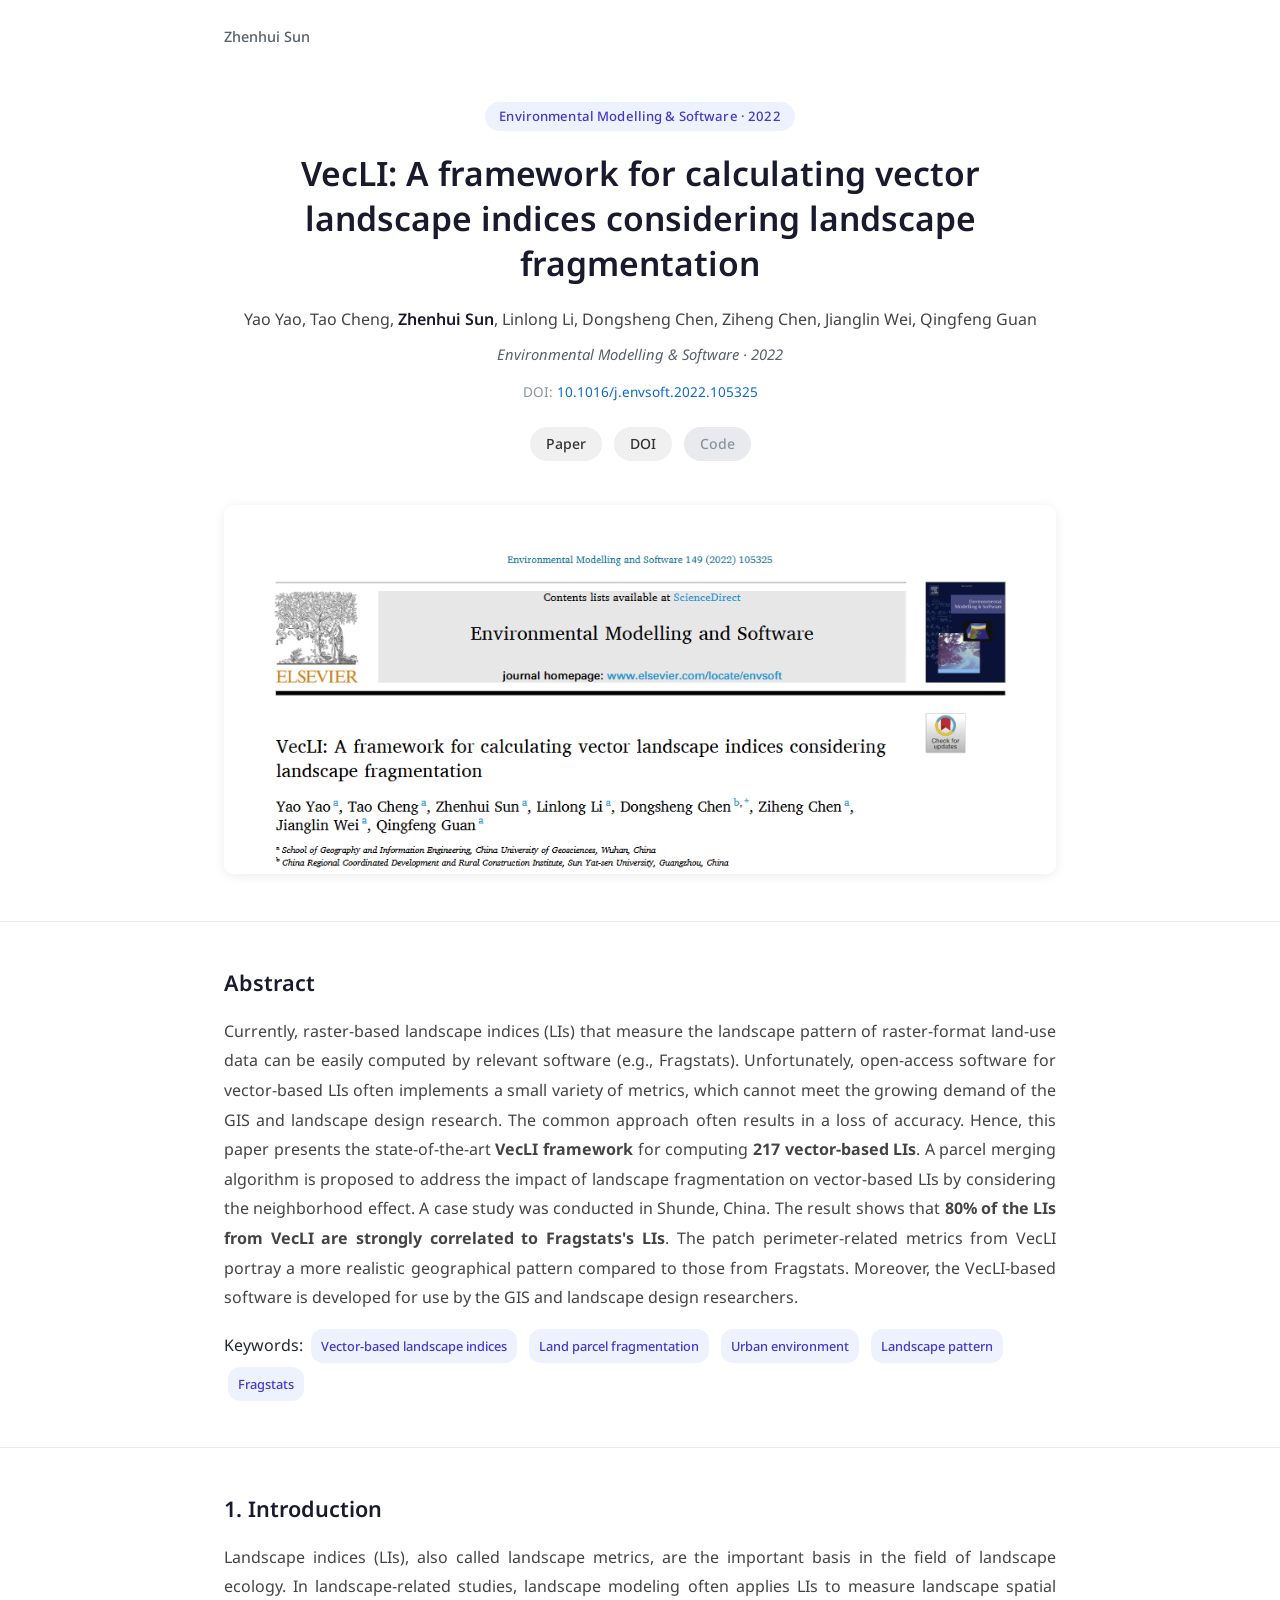
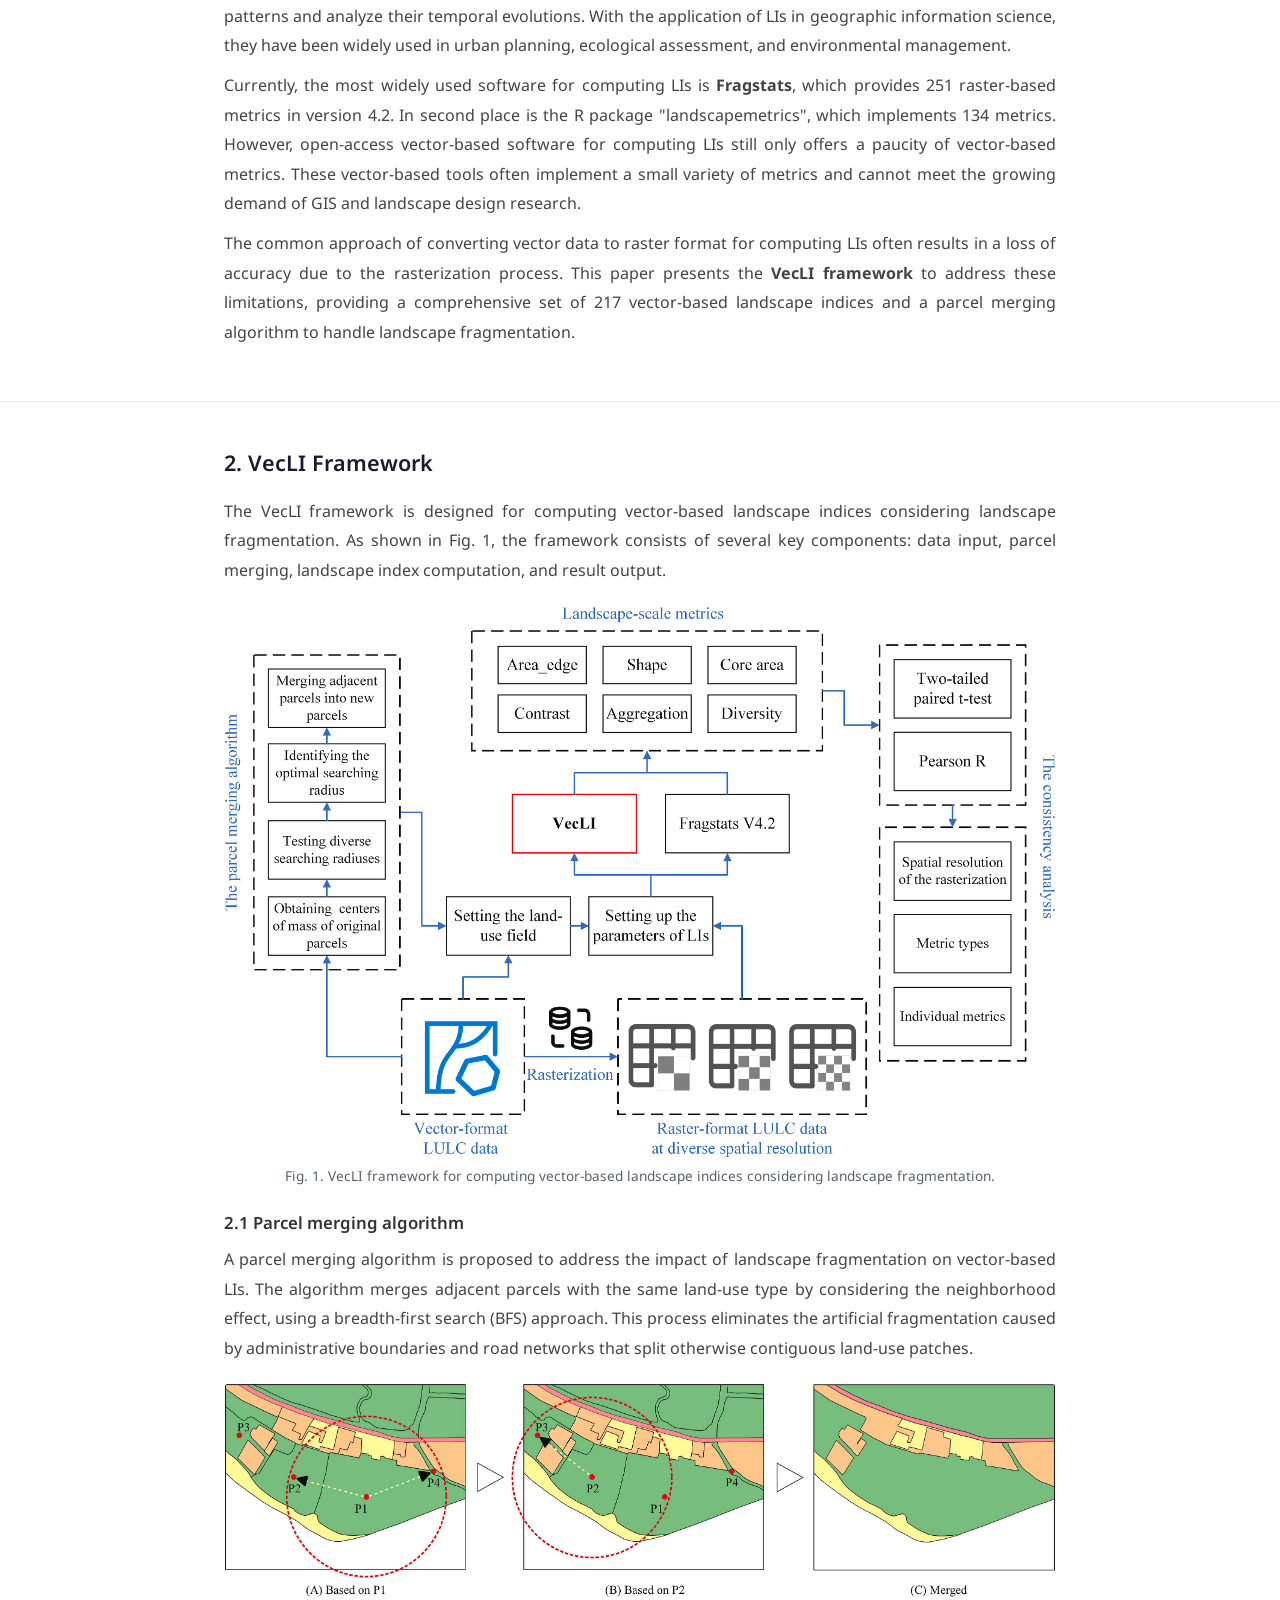
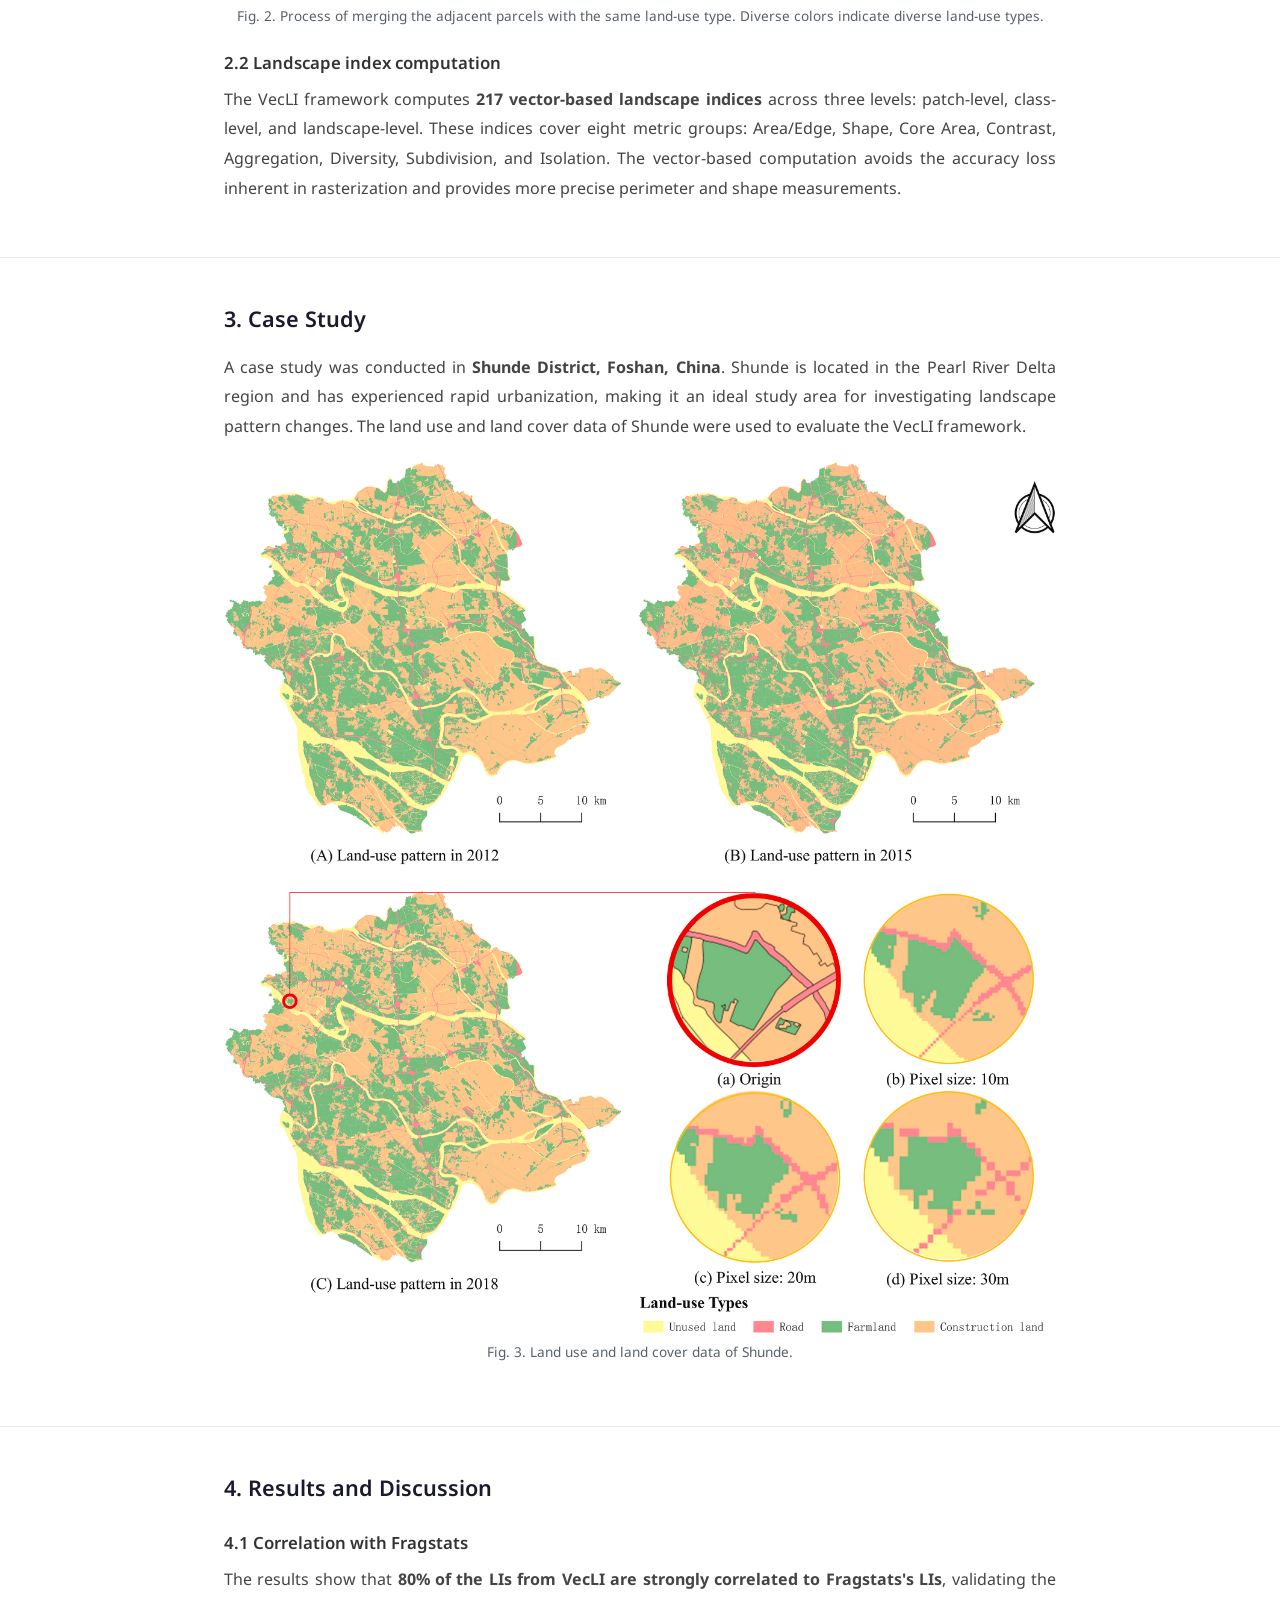
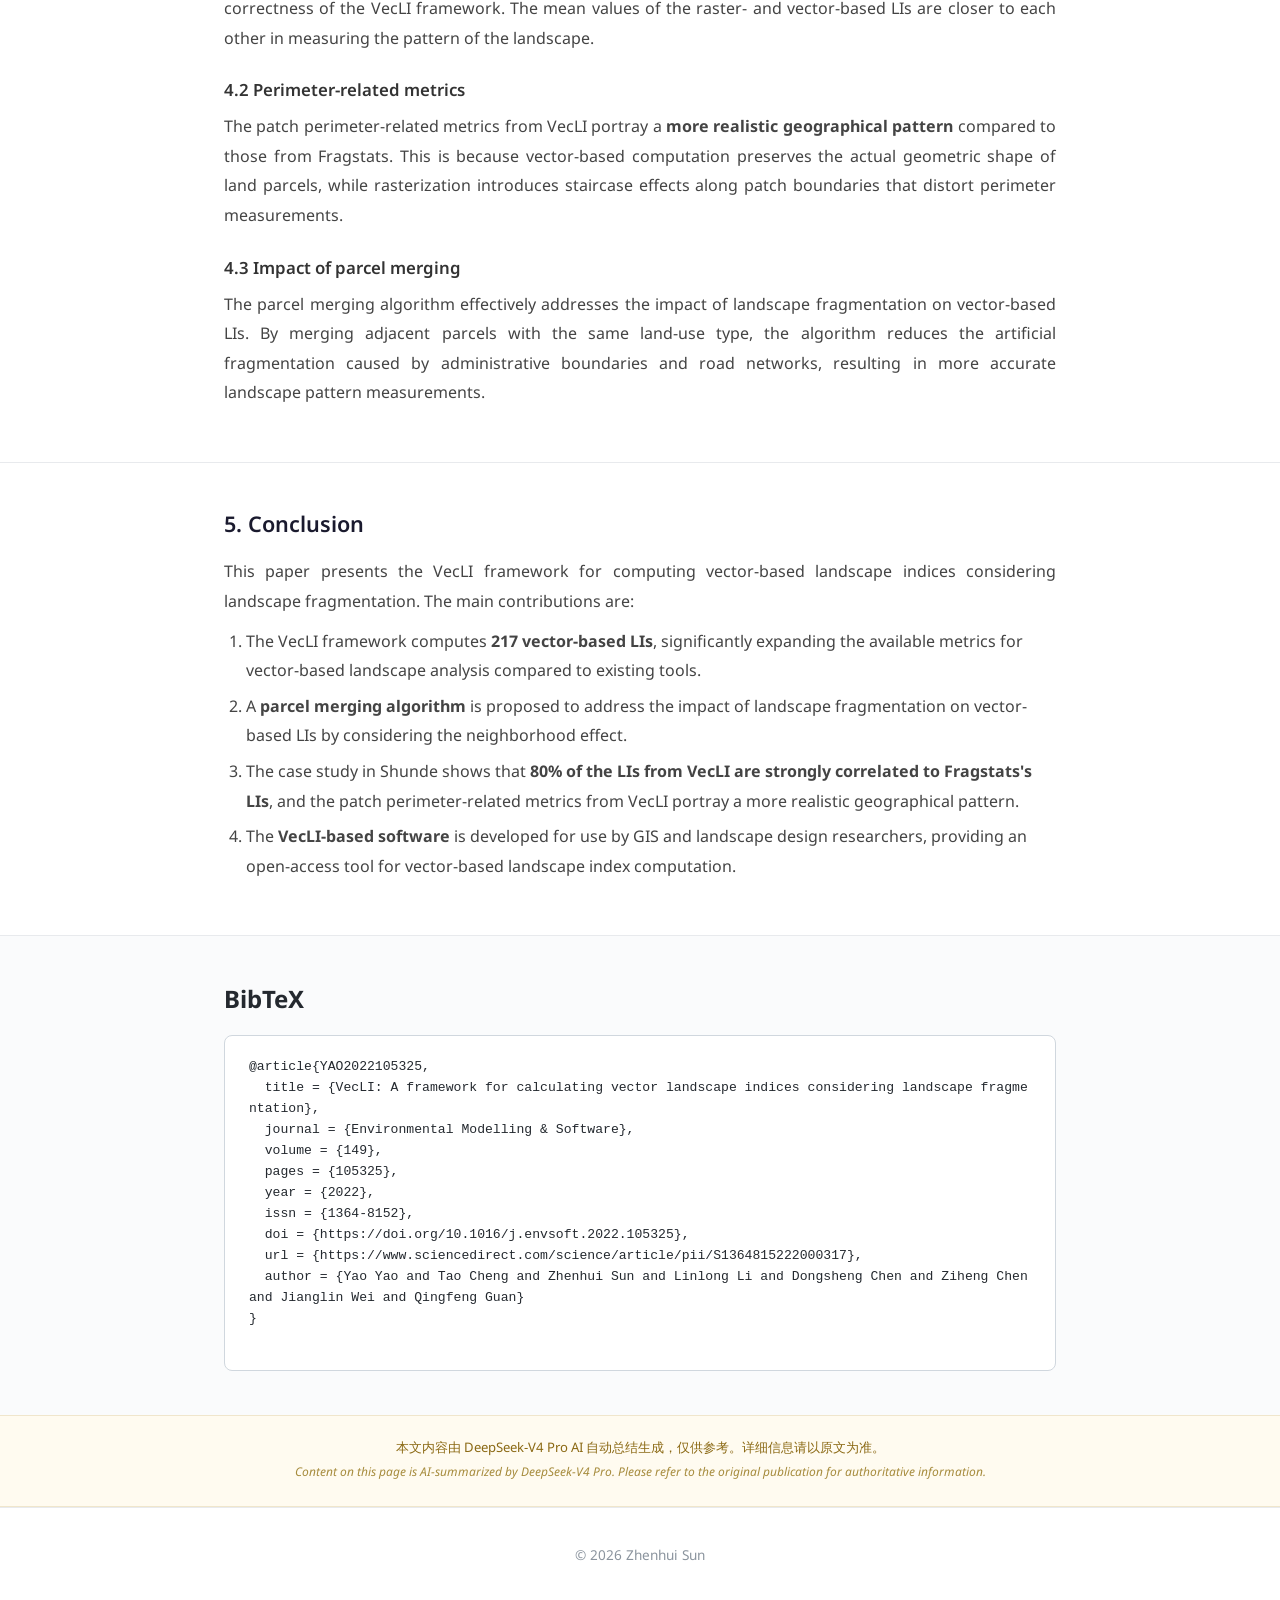
<file: papers/vecli-vector-landscape-indices.html>
<!DOCTYPE html>
<html lang="en">
<head>
  <meta charset="utf-8">
  <meta name="viewport" content="width=device-width, initial-scale=1">
  <title>VecLI | Zhenhui Sun</title>
  <link href="https://fonts.googleapis.com/css2?family=Google+Sans:wght@400;500;600;700&family=Noto+Sans:ital,wght@0,400;0,600;1,400&display=swap" rel="stylesheet">
  <link rel="stylesheet" href="../static/css/papers.css">
  <link rel="icon" href="data:,">
</head>
<body>

<nav class="back-nav">
  <div class="container">
    <a href="../">Zhenhui Sun</a>
  </div>
</nav>

<header class="hero">
  <div class="container">
    <span class="venue-tag">Environmental Modelling &amp; Software · 2022</span>
    <h1>VecLI: A framework for calculating vector landscape indices considering landscape fragmentation</h1>
    <p class="authors">
      Yao Yao, Tao Cheng, <strong>Zhenhui Sun</strong>, Linlong Li, Dongsheng Chen, Ziheng Chen, Jianglin Wei, Qingfeng Guan
    </p>
    <p class="venue">Environmental Modelling &amp; Software · 2022</p>
    <p class="meta">DOI: <a href="https://doi.org/10.1016/j.envsoft.2022.105325" target="_blank">10.1016/j.envsoft.2022.105325</a></p>
    <div class="links">
      <a href="https://doi.org/10.1016/j.envsoft.2022.105325" target="_blank">Paper</a>
      <a href="https://doi.org/10.1016/j.envsoft.2022.105325" target="_blank">DOI</a>
      <a href="#" class="disabled">Code</a>
    </div>
  </div>
</header>

<section class="teaser">
  <div class="container">
    <img src="../static/images/vecli-teaser.png" alt="VecLI Teaser"
         onerror="this.parentElement.innerHTML='<div class=\'placeholder\'>Teaser image — place at static/images/vecli-teaser.png</div>'">
  </div>
</section>

<section class="section">
  <div class="container">
    <h2>Abstract</h2>
    <p>
      Currently, raster-based landscape indices (LIs) that measure the landscape pattern of raster-format land-use
      data can be easily computed by relevant software (e.g., Fragstats). Unfortunately, open-access software for
      vector-based LIs often implements a small variety of metrics, which cannot meet the growing demand of the GIS
      and landscape design research. The common approach often results in a loss of accuracy. Hence, this paper
      presents the state-of-the-art <strong>VecLI framework</strong> for computing <strong>217 vector-based LIs</strong>.
      A parcel merging algorithm is proposed to address the impact of landscape fragmentation on vector-based LIs by
      considering the neighborhood effect. A case study was conducted in Shunde, China. The result shows that
      <strong>80% of the LIs from VecLI are strongly correlated to Fragstats's LIs</strong>. The patch
      perimeter-related metrics from VecLI portray a more realistic geographical pattern compared to those from
      Fragstats. Moreover, the VecLI-based software is developed for use by the GIS and landscape design researchers.
    </p>
    <div class="keywords">
      <span>Keywords: </span>
      <span class="tag">Vector-based landscape indices</span>
      <span class="tag">Land parcel fragmentation</span>
      <span class="tag">Urban environment</span>
      <span class="tag">Landscape pattern</span>
      <span class="tag">Fragstats</span>
    </div>
  </div>
</section>

<section class="section">
  <div class="container">
    <h2>1. Introduction</h2>
    <p>
      Landscape indices (LIs), also called landscape metrics, are the important basis in the field of landscape
      ecology. In landscape-related studies, landscape modeling often applies LIs to measure landscape spatial
      patterns and analyze their temporal evolutions. With the application of LIs in geographic information science,
      they have been widely used in urban planning, ecological assessment, and environmental management.
    </p>
    <p>
      Currently, the most widely used software for computing LIs is <strong>Fragstats</strong>, which provides
      251 raster-based metrics in version 4.2. In second place is the R package "landscapemetrics", which
      implements 134 metrics. However, open-access vector-based software for computing LIs still only offers a
      paucity of vector-based metrics. These vector-based tools often implement a small variety of metrics and
      cannot meet the growing demand of GIS and landscape design research.
    </p>
    <p>
      The common approach of converting vector data to raster format for computing LIs often results in a loss of
      accuracy due to the rasterization process. This paper presents the <strong>VecLI framework</strong> to address
      these limitations, providing a comprehensive set of 217 vector-based landscape indices and a parcel merging
      algorithm to handle landscape fragmentation.
    </p>
  </div>
</section>

<section class="section">
  <div class="container">
    <h2>2. VecLI Framework</h2>
    <p>
      The VecLI framework is designed for computing vector-based landscape indices considering landscape
      fragmentation. As shown in Fig. 1, the framework consists of several key components: data input, parcel
      merging, landscape index computation, and result output.
    </p>

    <figure>
      <img src="../static/images/vecli-fig1.jpg" alt="VecLI framework for computing vector-based landscape indices">
      <figcaption>Fig. 1. VecLI framework for computing vector-based landscape indices considering landscape fragmentation.</figcaption>
    </figure>

    <h3>2.1 Parcel merging algorithm</h3>
    <p>
      A parcel merging algorithm is proposed to address the impact of landscape fragmentation on vector-based LIs.
      The algorithm merges adjacent parcels with the same land-use type by considering the neighborhood effect,
      using a breadth-first search (BFS) approach. This process eliminates the artificial fragmentation caused by
      administrative boundaries and road networks that split otherwise contiguous land-use patches.
    </p>

    <figure>
      <img src="../static/images/vecli-fig2.jpg" alt="Process of merging adjacent parcels">
      <figcaption>Fig. 2. Process of merging the adjacent parcels with the same land-use type. Diverse colors indicate diverse land-use types.</figcaption>
    </figure>

    <h3>2.2 Landscape index computation</h3>
    <p>
      The VecLI framework computes <strong>217 vector-based landscape indices</strong> across three levels: patch-level,
      class-level, and landscape-level. These indices cover eight metric groups: Area/Edge, Shape, Core Area,
      Contrast, Aggregation, Diversity, Subdivision, and Isolation. The vector-based computation avoids the
      accuracy loss inherent in rasterization and provides more precise perimeter and shape measurements.
    </p>
  </div>
</section>

<section class="section">
  <div class="container">
    <h2>3. Case Study</h2>
    <p>
      A case study was conducted in <strong>Shunde District, Foshan, China</strong>. Shunde is located in the
      Pearl River Delta region and has experienced rapid urbanization, making it an ideal study area for
      investigating landscape pattern changes. The land use and land cover data of Shunde were used to evaluate
      the VecLI framework.
    </p>

    <figure>
      <img src="../static/images/vecli-fig3.jpg" alt="Land use and land cover data of Shunde">
      <figcaption>Fig. 3. Land use and land cover data of Shunde.</figcaption>
    </figure>
  </div>
</section>

<section class="section">
  <div class="container">
    <h2>4. Results and Discussion</h2>

    <h3>4.1 Correlation with Fragstats</h3>
    <p>
      The results show that <strong>80% of the LIs from VecLI are strongly correlated to Fragstats's LIs</strong>,
      validating the correctness of the VecLI framework. The mean values of the raster- and vector-based LIs are
      closer to each other in measuring the pattern of the landscape.
    </p>

    <h3>4.2 Perimeter-related metrics</h3>
    <p>
      The patch perimeter-related metrics from VecLI portray a <strong>more realistic geographical pattern</strong>
      compared to those from Fragstats. This is because vector-based computation preserves the actual geometric
      shape of land parcels, while rasterization introduces staircase effects along patch boundaries that distort
      perimeter measurements.
    </p>

    <h3>4.3 Impact of parcel merging</h3>
    <p>
      The parcel merging algorithm effectively addresses the impact of landscape fragmentation on vector-based LIs.
      By merging adjacent parcels with the same land-use type, the algorithm reduces the artificial fragmentation
      caused by administrative boundaries and road networks, resulting in more accurate landscape pattern
      measurements.
    </p>
  </div>
</section>

<section class="section">
  <div class="container">
    <h2>5. Conclusion</h2>
    <p>
      This paper presents the VecLI framework for computing vector-based landscape indices considering landscape
      fragmentation. The main contributions are:
    </p>
    <ol>
      <li>The VecLI framework computes <strong>217 vector-based LIs</strong>, significantly expanding the available
      metrics for vector-based landscape analysis compared to existing tools.</li>
      <li>A <strong>parcel merging algorithm</strong> is proposed to address the impact of landscape fragmentation
      on vector-based LIs by considering the neighborhood effect.</li>
      <li>The case study in Shunde shows that <strong>80% of the LIs from VecLI are strongly correlated to
      Fragstats's LIs</strong>, and the patch perimeter-related metrics from VecLI portray a more realistic
      geographical pattern.</li>
      <li>The <strong>VecLI-based software</strong> is developed for use by GIS and landscape design researchers,
      providing an open-access tool for vector-based landscape index computation.</li>
    </ol>
  </div>
</section>

<section class="bibtex">
  <div class="container">
    <h2>BibTeX</h2>
    <pre>
@article{YAO2022105325,
  title = {VecLI: A framework for calculating vector landscape indices considering landscape fragmentation},
  journal = {Environmental Modelling & Software},
  volume = {149},
  pages = {105325},
  year = {2022},
  issn = {1364-8152},
  doi = {https://doi.org/10.1016/j.envsoft.2022.105325},
  url = {https://www.sciencedirect.com/science/article/pii/S1364815222000317},
  author = {Yao Yao and Tao Cheng and Zhenhui Sun and Linlong Li and Dongsheng Chen and Ziheng Chen and Jianglin Wei and Qingfeng Guan}
}
    </pre>
  </div>
</section>

<div class="ai-summary-note">
  <div class="container">
    <p>本文内容由 DeepSeek-V4 Pro AI 自动总结生成，仅供参考。详细信息请以原文为准。</p>
    <p class="ai-summary-en">Content on this page is AI-summarized by DeepSeek-V4 Pro. Please refer to the original publication for authoritative information.</p>
  </div>
</div>

<footer class="footer">
  <div class="container">&copy; 2026 Zhenhui Sun</div>
</footer>

</body>
</html>
</file>
<file: static/css/papers.css>
/* ============================================
   Paper Page — Clean Academic Style
   Inspired by nerfies.github.io / GeoLLM
   ============================================ */

*, *::before, *::after {
  box-sizing: border-box;
  margin: 0;
  padding: 0;
}

body {
  font-family: 'Google Sans', 'Noto Sans', -apple-system, BlinkMacSystemFont,
    "Segoe UI", Helvetica, Arial, sans-serif;
  font-size: 16px;
  line-height: 1.6;
  color: #24292f;
  background: #fff;
  -webkit-font-smoothing: antialiased;
}

/* ===== Container ===== */
.container {
  max-width: 880px;
  margin: 0 auto;
  padding: 0 24px;
}

/* ===== Back Nav ===== */
.back-nav {
  padding: 24px 0 12px;
}
.back-nav a {
  color: #57606a;
  text-decoration: none;
  font-size: 0.9rem;
  font-weight: 500;
  transition: color 0.15s;
}
.back-nav a:hover {
  color: #0969da;
}

/* ===== Hero ===== */
.hero {
  text-align: center;
  padding: 40px 0 32px;
}

.hero .venue-tag {
  display: inline-block;
  background: #eef2ff;
  color: #4338ca;
  padding: 4px 14px;
  border-radius: 16px;
  font-size: 0.82rem;
  font-weight: 500;
  margin-bottom: 20px;
  letter-spacing: 0.01em;
}

.hero h1 {
  font-size: 2.1rem;
  font-weight: 600;
  line-height: 1.35;
  color: #1a1a2e;
  margin-bottom: 18px;
}

.hero .authors {
  font-size: 1rem;
  color: #444;
  line-height: 1.8;
}
.hero .authors strong {
  color: #1a1a2e;
  font-weight: 600;
}

.hero .venue {
  margin-top: 10px;
  font-size: 0.92rem;
  color: #57606a;
  font-style: italic;
}

.hero .meta {
  margin-top: 14px;
  font-size: 0.85rem;
  color: #8b949e;
}
.hero .meta a {
  color: #0969da;
  text-decoration: none;
}
.hero .meta a:hover {
  text-decoration: underline;
}

.hero .links {
  margin-top: 20px;
}
.hero .links a {
  display: inline-block;
  background: #f0f0f0;
  color: #333;
  text-decoration: none;
  padding: 6px 16px;
  border-radius: 20px;
  font-size: 0.88rem;
  font-weight: 500;
  margin: 4px 4px;
  transition: background 0.15s, color 0.15s;
}
.hero .links a:hover {
  background: #1a1a2e;
  color: #fff;
}
.hero .links a.disabled,
.hero .links a[href="#"] {
  background: #e8eaed;
  color: #8b949e;
  cursor: not-allowed;
  pointer-events: none;
}

/* ===== Teaser ===== */
.teaser {
  padding: 8px 0 40px;
  text-align: center;
}
.teaser img {
  width: 100%;
  max-width: 840px;
  border-radius: 10px;
  box-shadow: 0 2px 12px rgba(0,0,0,0.08);
}
.teaser .placeholder {
  padding: 60px 20px;
  background: #f6f8fa;
  border-radius: 10px;
  color: #8b949e;
  font-size: 0.9rem;
}

/* ===== Section ===== */
.section {
  padding: 44px 0;
  border-top: 1px solid #e8eaed;
}

.section h2 {
  font-size: 1.35rem;
  font-weight: 600;
  color: #1a1a2e;
  margin: 0 0 16px 0;
}

.section h3 {
  font-size: 1.05rem;
  font-weight: 600;
  color: #333;
  margin: 24px 0 8px 0;
}

.section h3:first-child {
  margin-top: 0;
}

.section p {
  margin-bottom: 10px;
  color: #444;
  line-height: 1.85;
  text-align: justify;
}

.section ul {
  margin: 10px 0;
  padding-left: 22px;
  color: #444;
  line-height: 1.85;
}

.section ul li {
  margin-bottom: 6px;
}

.section ol {
  margin: 10px 0;
  padding-left: 22px;
  color: #444;
  line-height: 1.85;
}

.section ol li {
  margin-bottom: 6px;
}

.section table {
  margin: 12px 0 20px;
  width: 100%;
  border-collapse: collapse;
}

.section table th,
.section table td {
  color: #444;
  padding: 8px 12px;
  border: 1px solid #d0d7de;
  text-align: left;
  vertical-align: top;
  line-height: 1.7;
}

.section table th {
  background: #f0f4f8;
  font-weight: 600;
}

/* ===== Keywords ===== */
.keywords {
  margin-top: 14px;
  line-height: 2.2;
}
.keywords .kw-label {
  font-weight: 600;
  margin-right: 4px;
}

/* ===== Tag ===== */
.tag {
  display: inline-block;
  background: #eef2ff;
  color: #4338ca;
  padding: 3px 10px;
  border-radius: 12px;
  font-size: 0.8rem;
  font-weight: 500;
  margin: 2px 4px;
}

/* ===== Note (equal contribution) ===== */
.hero .note {
  font-size: 0.8rem;
  color: #8b949e;
  margin-top: 6px;
}

/* ===== BibTeX ===== */
.bibtex {
  padding: 44px 0;
  border-top: 1px solid #e8eaed;
  background: #fafbfc;
}
.bibtex h2 {
  margin-bottom: 16px;
}
.bibtex .container {
  max-width: 880px;
}
.bibtex pre {
  max-width: 100%;
  background: #fff;
  border: 1px solid #d0d7de;
  border-radius: 8px;
  padding: 20px 24px;
  overflow-x: auto;
  font-family: ui-monospace, SFMono-Regular, "SF Mono", Menlo, Consolas,
    "Liberation Mono", monospace;
  font-size: 0.82rem;
  line-height: 1.6;
  color: #24292f;
  white-space: pre-wrap;
  overflow-wrap: break-word;
  word-break: break-all;
}

/* ===== AI Summary Note ===== */
.ai-summary-note {
  padding: 20px 0;
  background: #fffbf0;
  border-top: 1px solid #f0e6cc;
  border-bottom: 1px solid #f0e6cc;
  text-align: center;
}
.ai-summary-note p {
  color: #8b6914;
  font-size: 0.82rem;
  margin-bottom: 4px;
  line-height: 1.7;
}
.ai-summary-note .ai-summary-en {
  color: #a68b3c;
  font-size: 0.75rem;
  font-style: italic;
}

/* ===== Footer ===== */
.footer {
  text-align: center;
  padding: 36px 0;
  color: #8b949e;
  font-size: 0.85rem;
  border-top: 1px solid #e8eaed;
}

/* ===== Figure ===== */
figure {
  margin: 20px 0;
  text-align: center;
}
figure img {
  max-width: 100%;
  height: auto;
  display: block;
  margin: 0 auto;
  border-radius: 6px;
}
figcaption {
  margin-top: 8px;
  font-size: 0.85rem;
  color: #57606a;
  line-height: 1.5;
}

/* ===== Responsive ===== */
@media (max-width: 640px) {
  .hero h1 {
    font-size: 1.5rem;
  }
  .hero .authors {
    font-size: 0.92rem;
  }
  .back-nav {
    padding: 16px 0 8px;
  }
  .container {
    padding: 0 16px;
  }
  .bibtex pre {
    font-size: 0.72rem;
    padding: 14px 16px;
    border-radius: 6px;
  }
}
</file>
